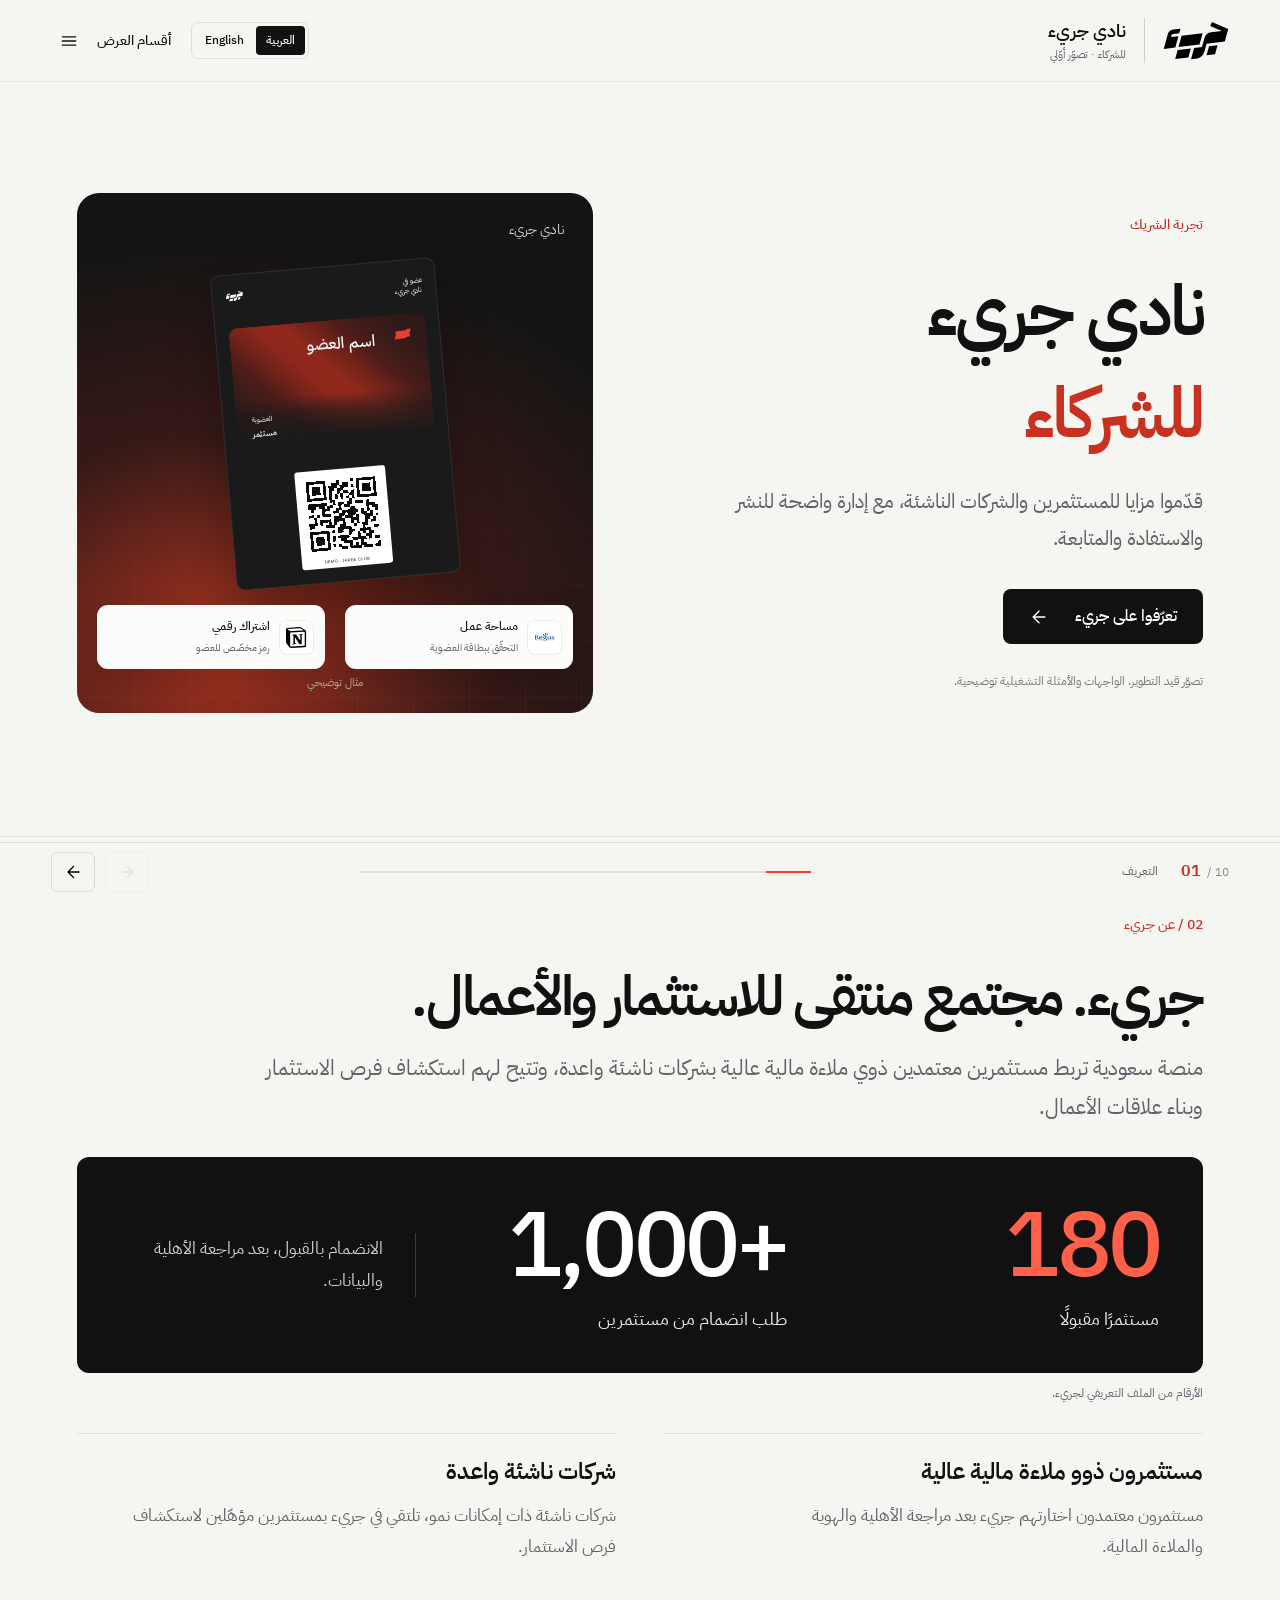
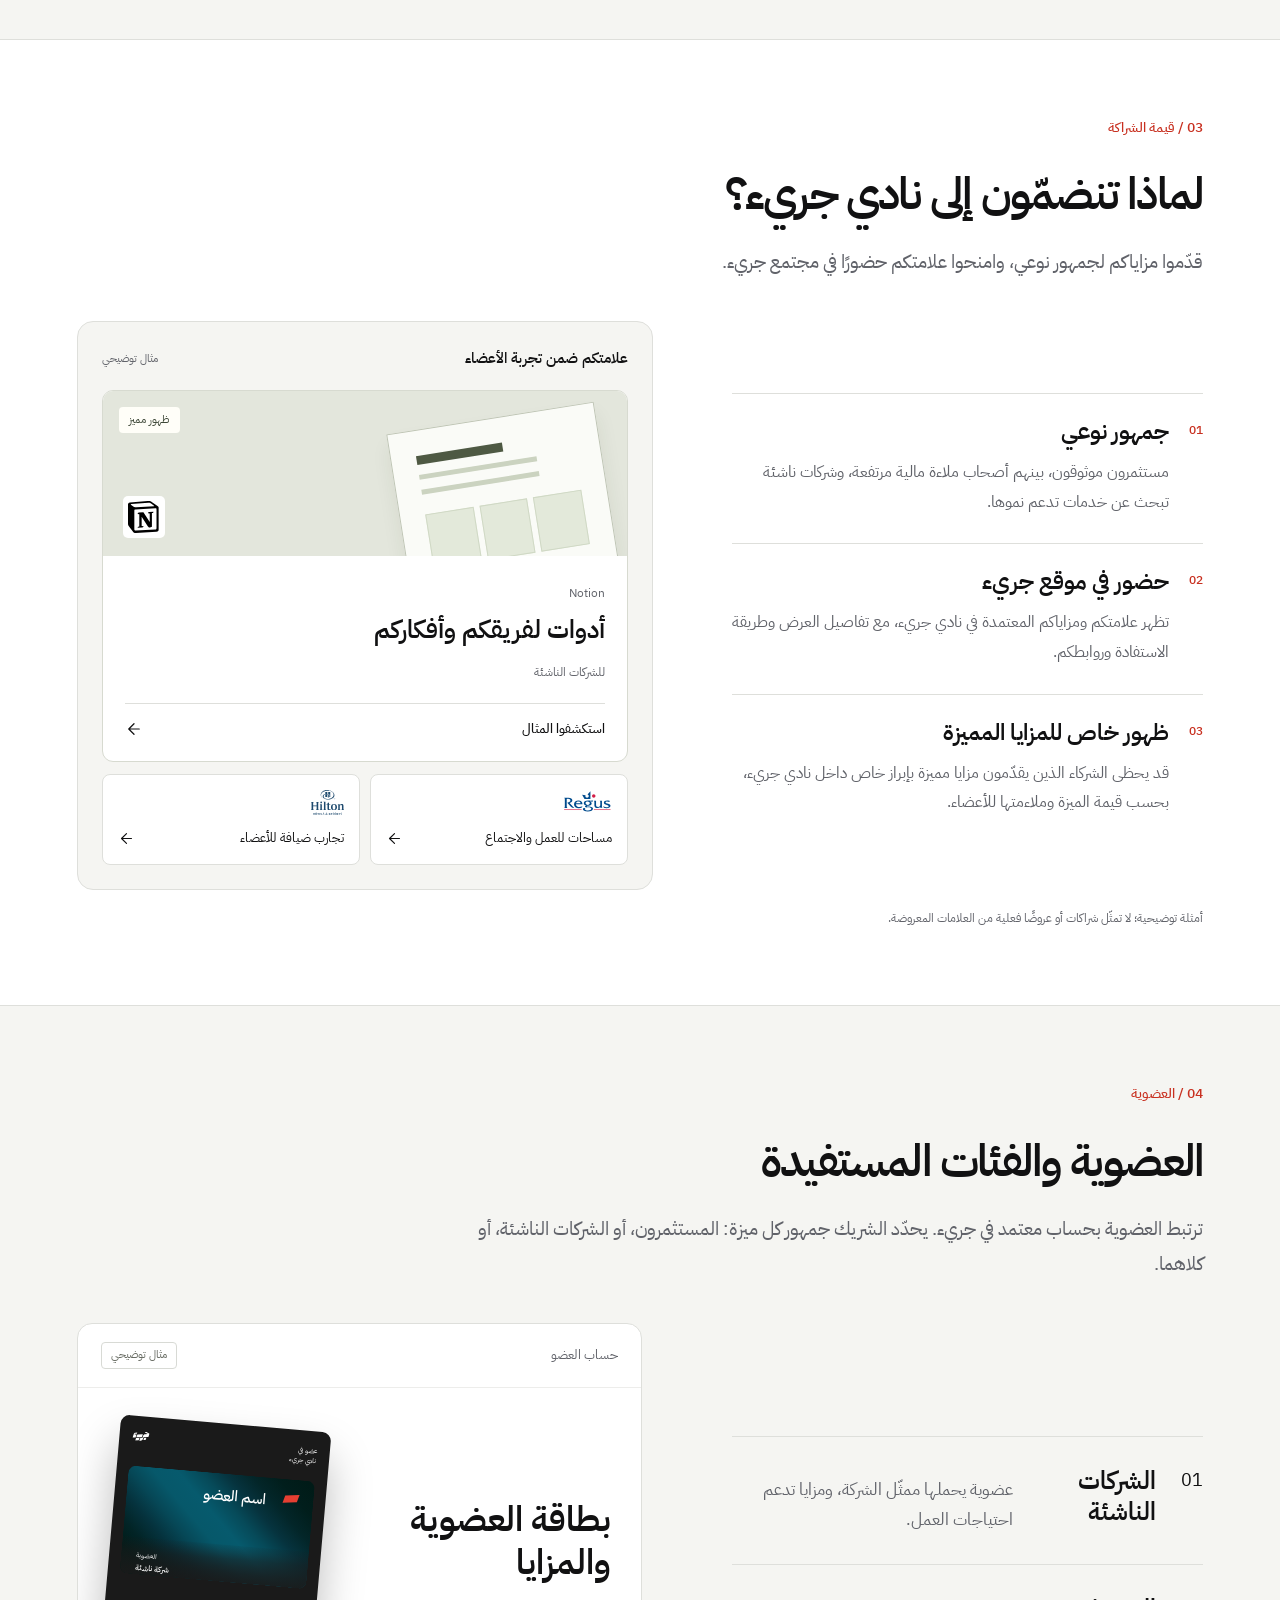
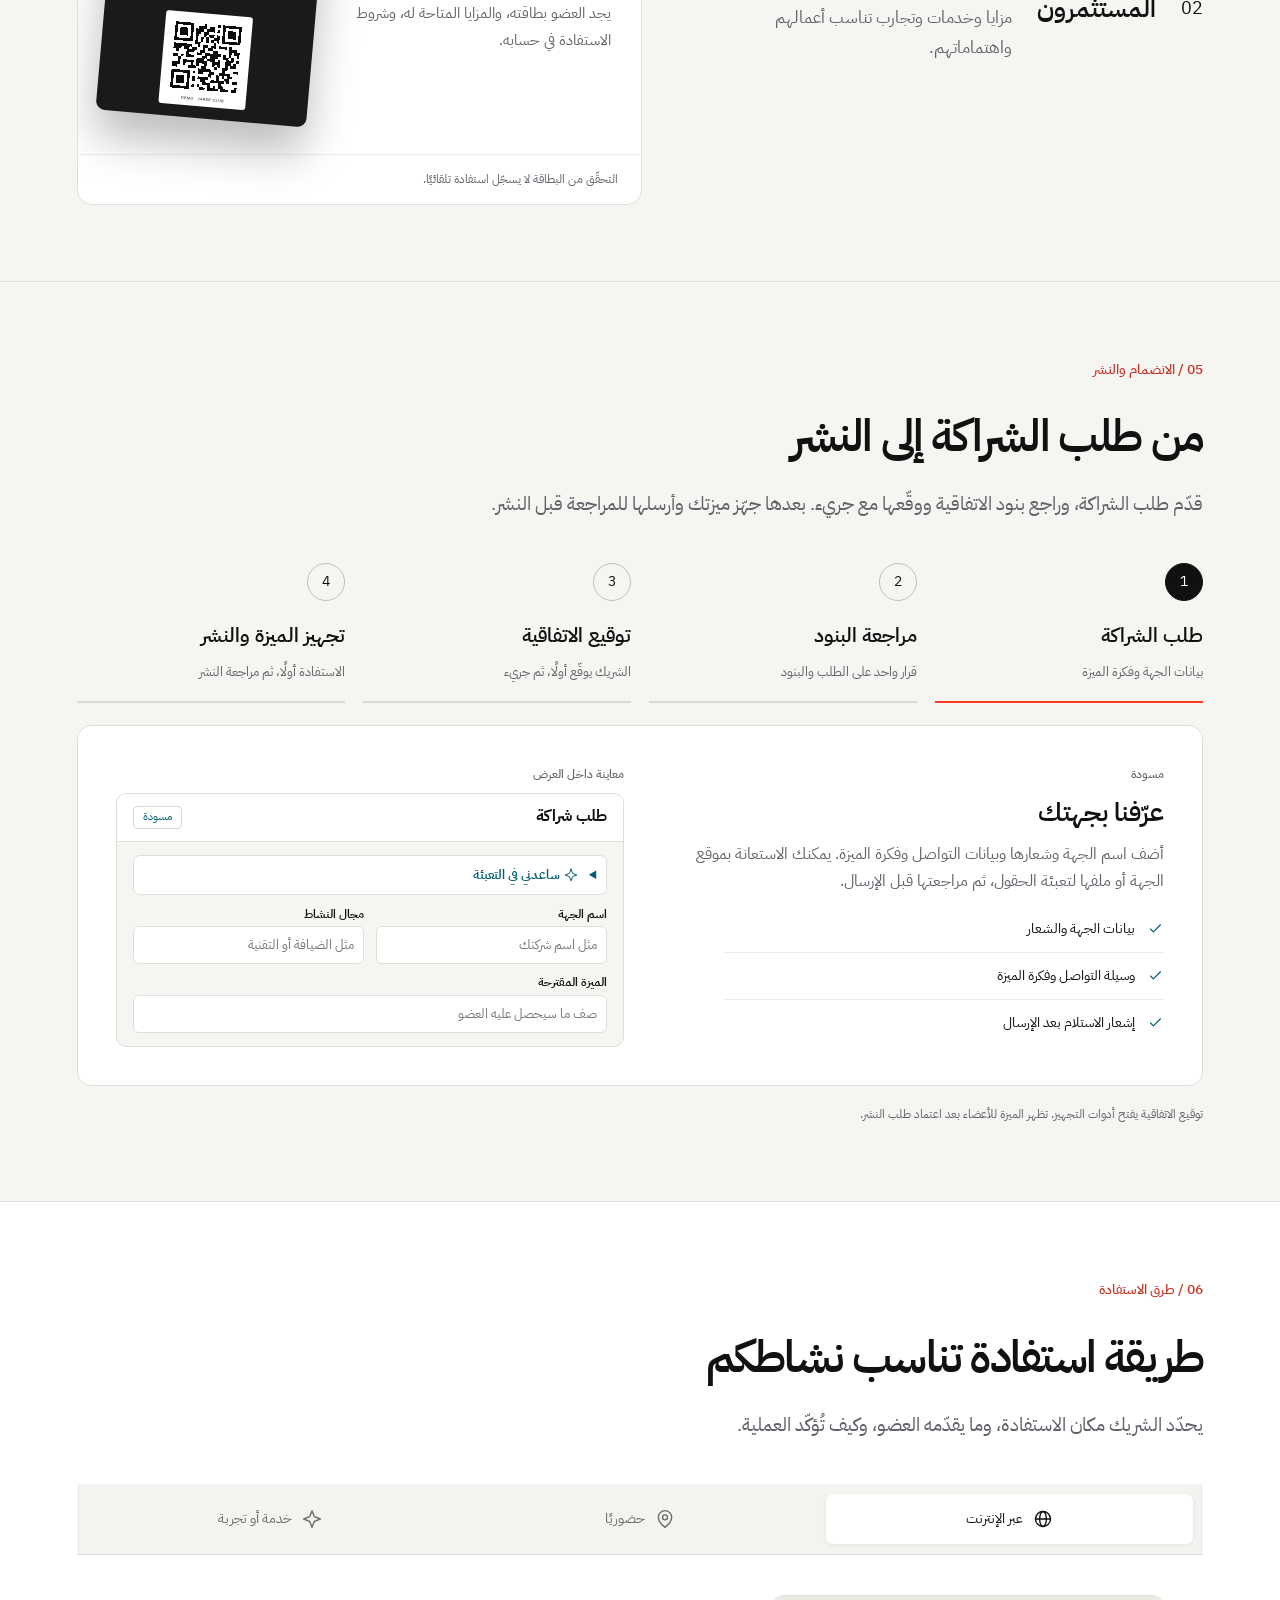
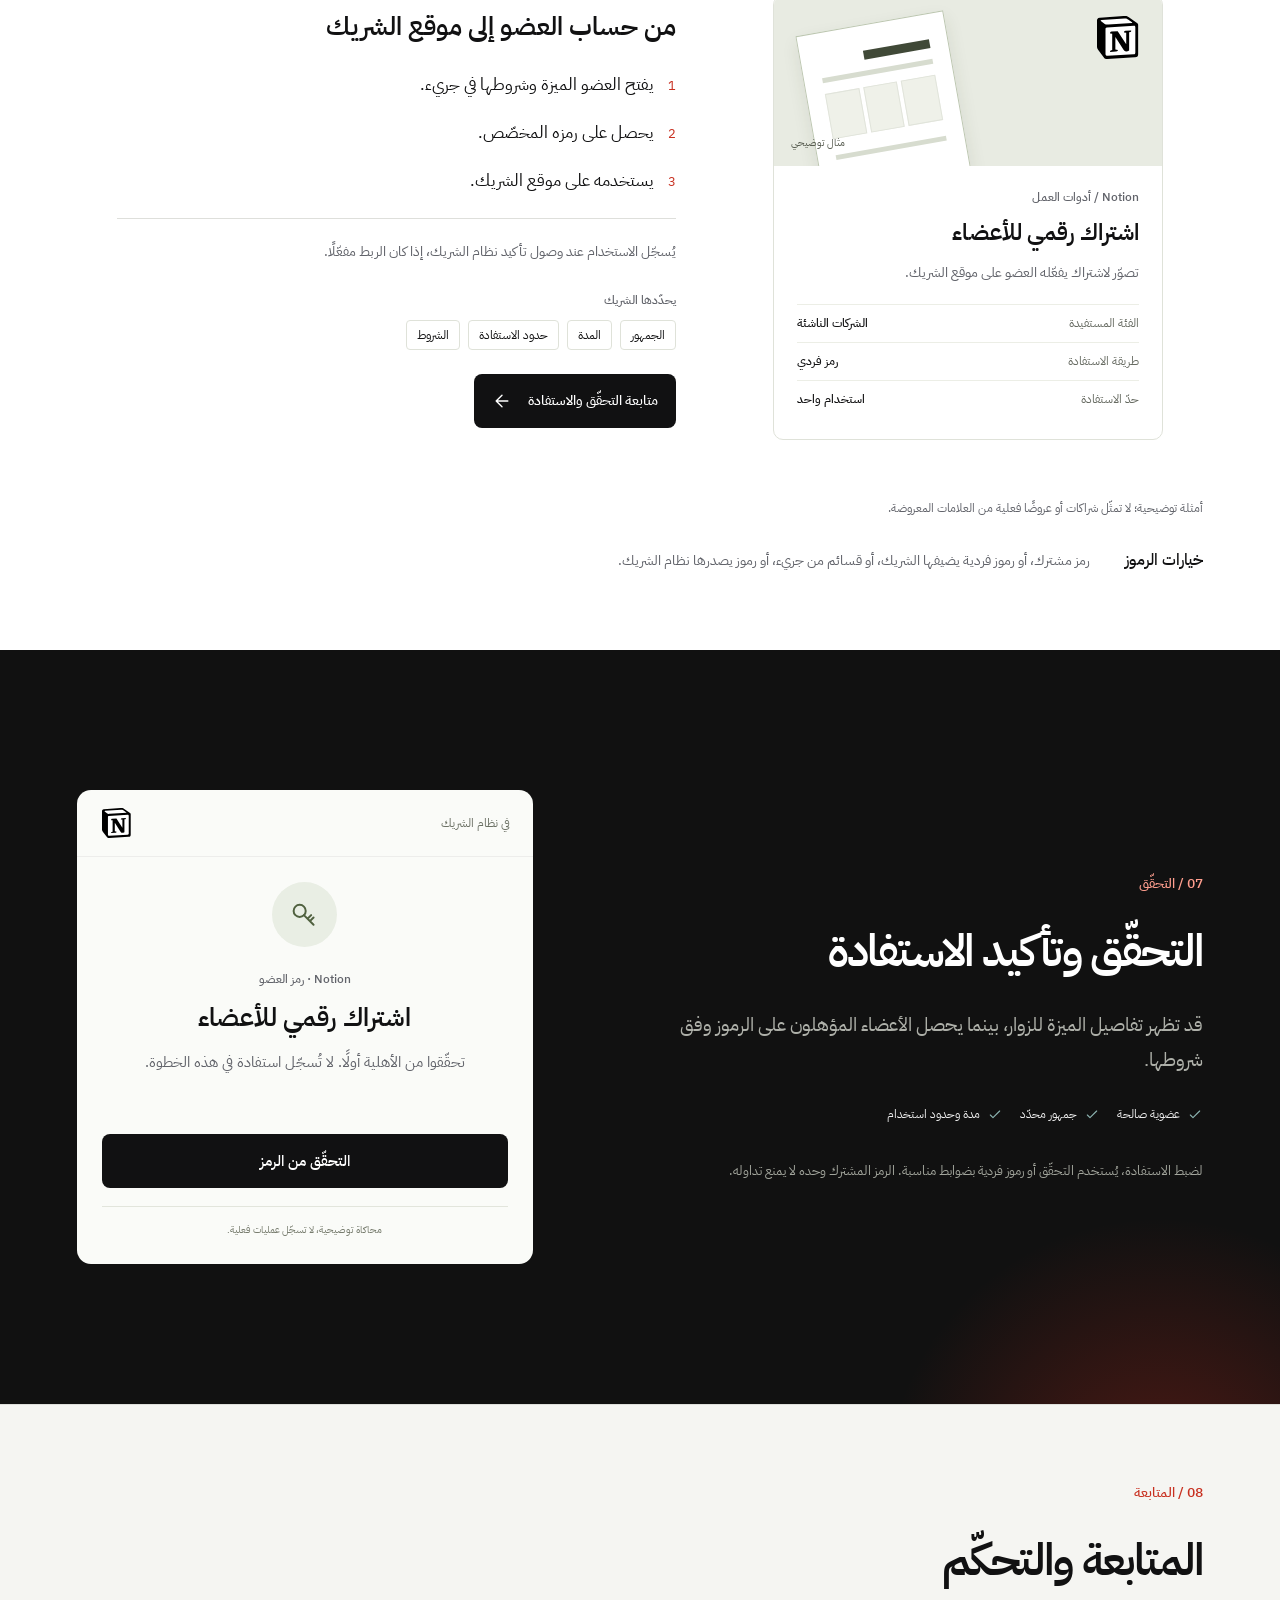
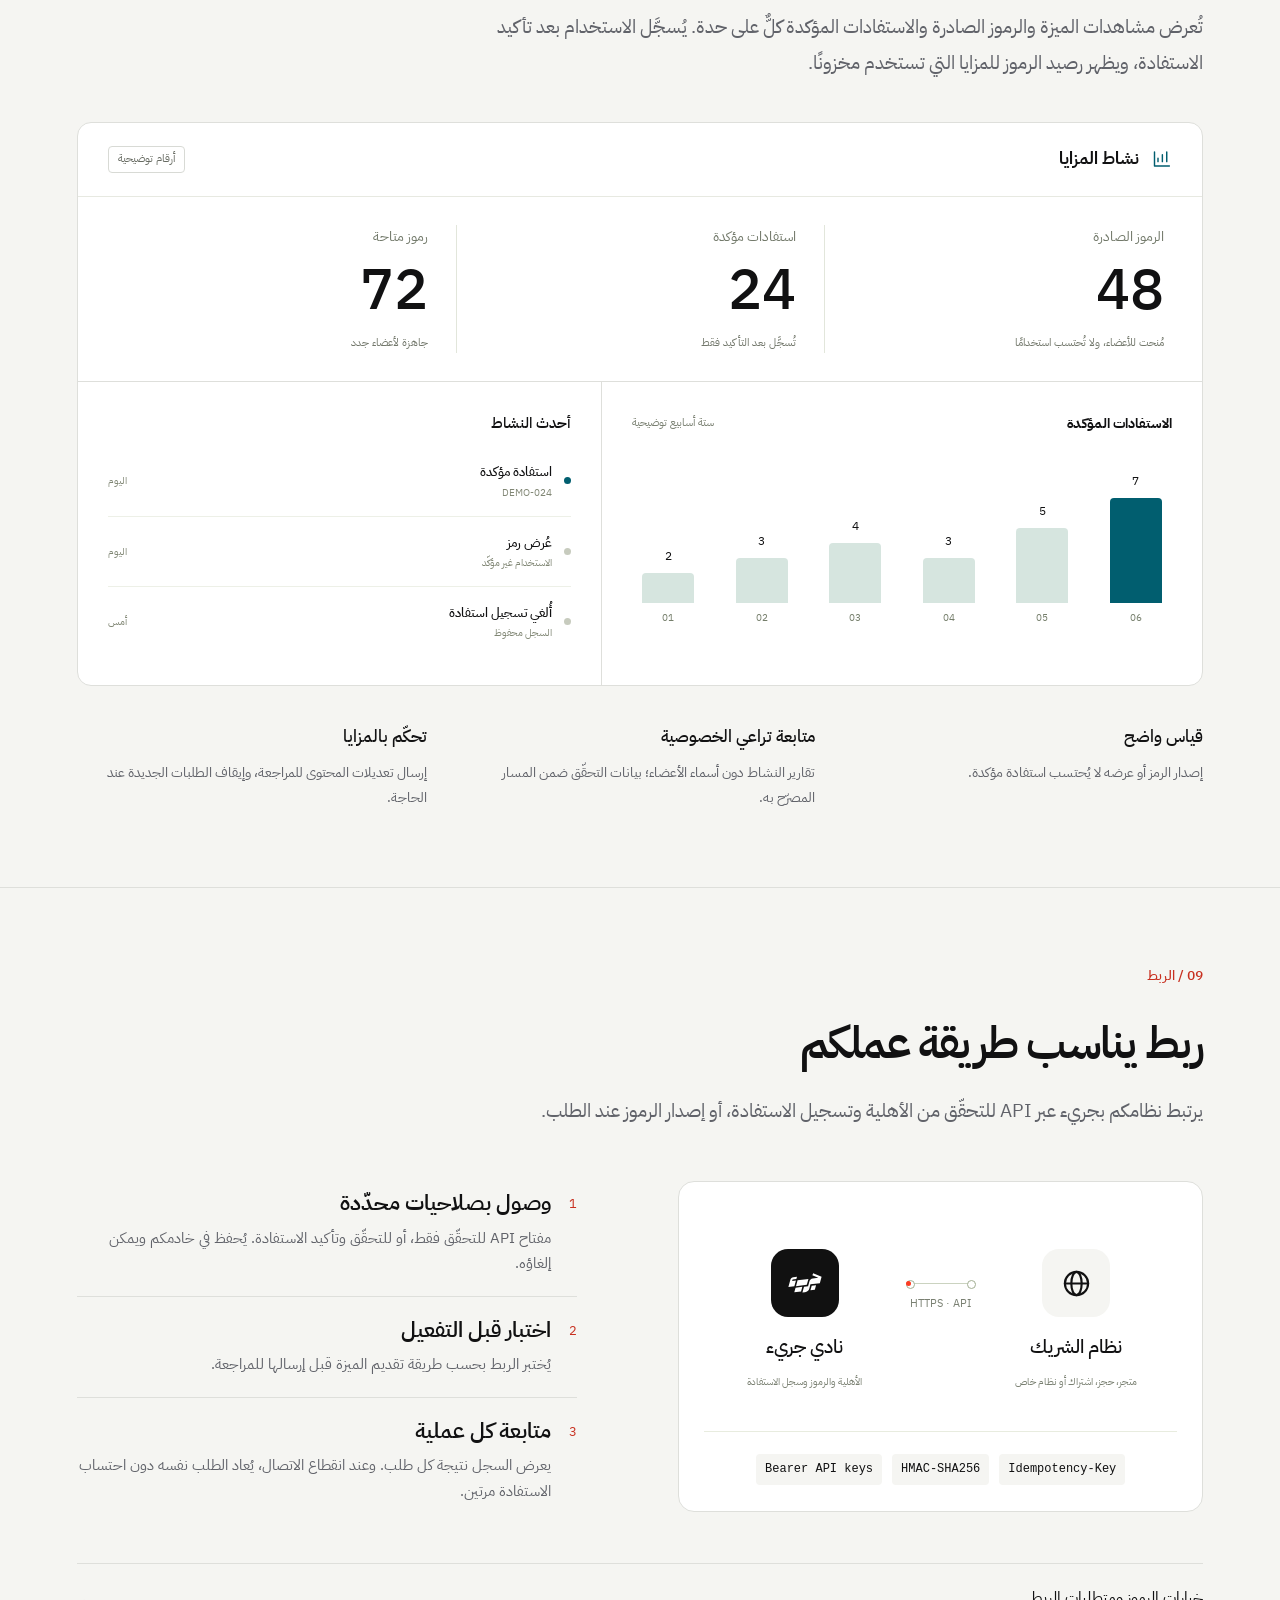
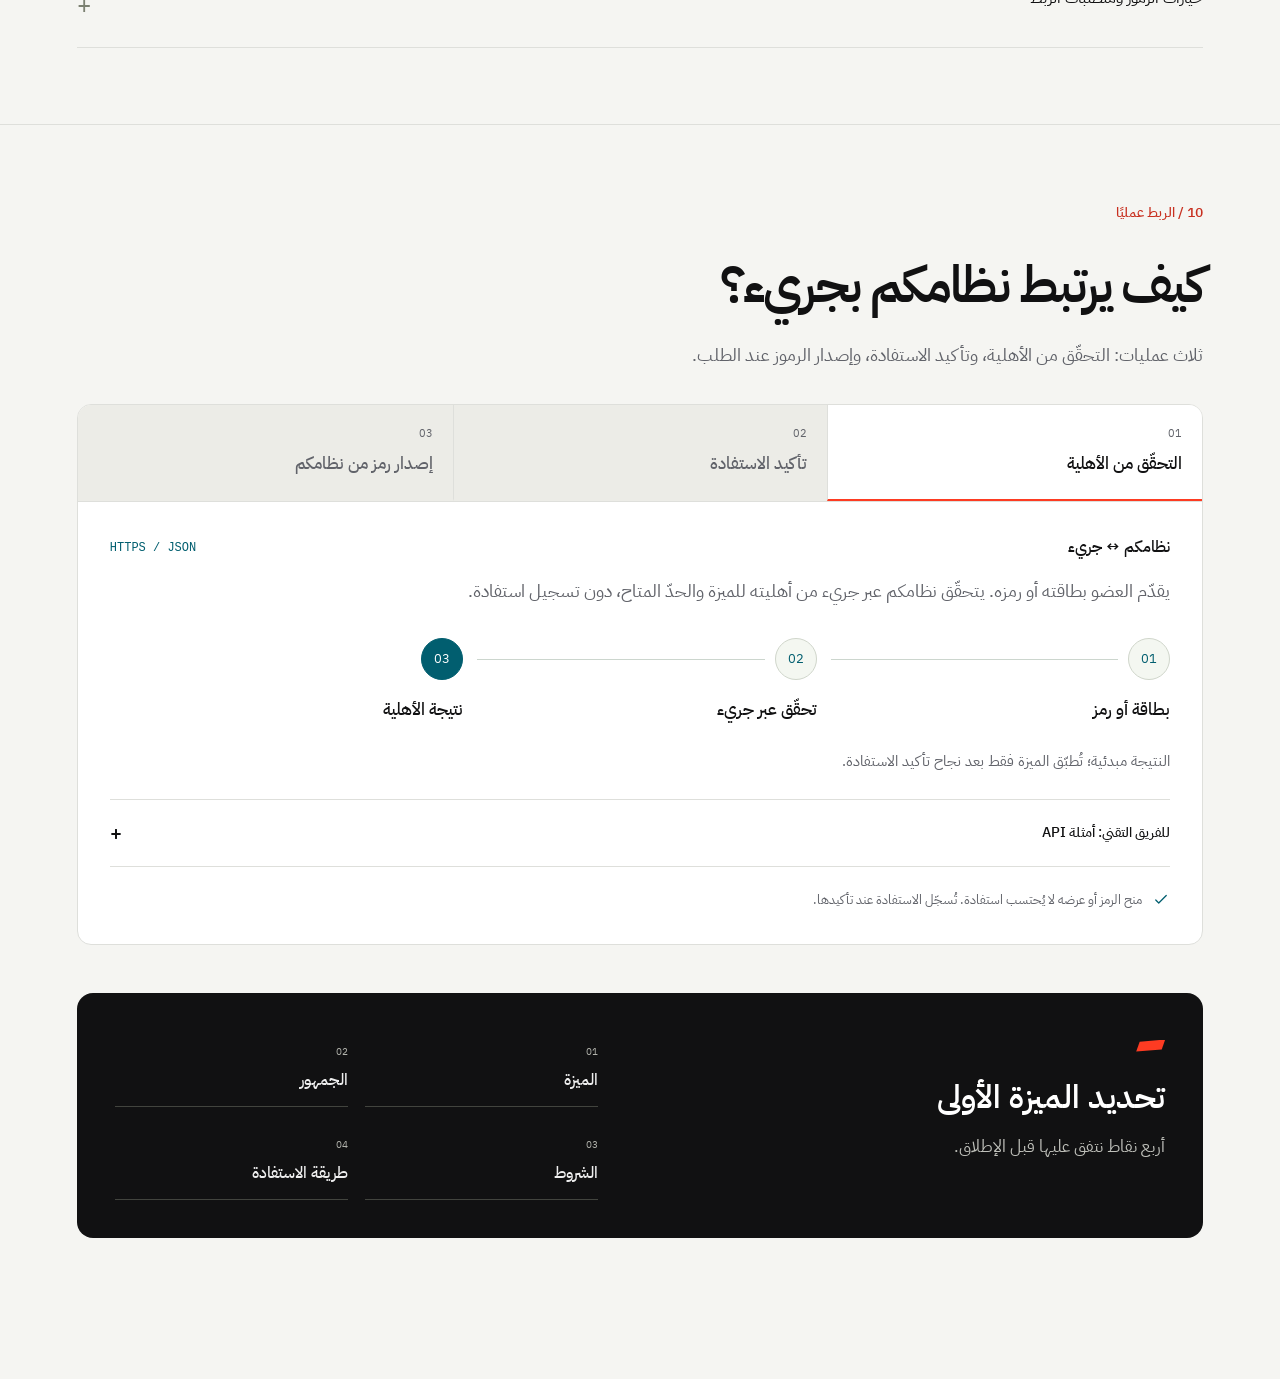
<file: partners-v2/index.html>
<!doctype html>
<html lang="ar" dir="rtl">
<head>
<meta charset="utf-8"><meta name="viewport" content="width=device-width, initial-scale=1">
<meta name="theme-color" content="#111112"><meta name="description" content="تعرّفوا على رحلة الشريك في نادي جريء: الانضمام، وطرح المزايا، والاستفادة، والمتابعة، والربط.">
<title>نادي جريء | تجربة الشريك</title>
<link rel="icon" type="image/svg+xml" href="assets/jaree.svg">
<link rel="alternate" hreflang="ar" href="index.html"><link rel="alternate" hreflang="en" href="en.html">
<link rel="stylesheet" href="assets/fonts.css"><link rel="stylesheet" href="style.css?v=6192facc7d9f">
<script src="app.js?v=a45c8dab3dc6" defer></script>
</head><body>
<a class="skip-link" href="#main">انتقل إلى المحتوى</a>
<svg class="icon-library" xmlns="http://www.w3.org/2000/svg" aria-hidden="true"><defs>
  <symbol id="i-arrow" viewBox="0 0 24 24"><path d="M19 12H5m7-7-7 7 7 7"/></symbol>
  <symbol id="i-check" viewBox="0 0 24 24"><path d="m5 12 4 4L19 6"/></symbol>
  <symbol id="i-card" viewBox="0 0 24 24"><rect x="3" y="4" width="18" height="16" rx="3"/><path d="M7 9h4m-4 4h6m3-4h1m-1 4h1"/></symbol>
  <symbol id="i-cube" viewBox="0 0 24 24"><path d="m12 3 9 5v9l-9 5-9-5V8l9-5Zm0 10v9M3 8l9 5 9-5M7.5 5.5l9 5"/></symbol>
  <symbol id="i-code" viewBox="0 0 24 24"><path d="m7 7-5 5 5 5m10-10 5 5-5 5M14 4l-4 16"/></symbol>
  <symbol id="i-key" viewBox="0 0 24 24"><circle cx="8" cy="9" r="5"/><path d="m11.5 12.5 8 8m-3-3 3-3m-5 1 3-3"/></symbol>
  <symbol id="i-shield" viewBox="0 0 24 24"><path d="m12 3 8 3v6c0 5-8 9-8 9s-8-4-8-9V6l8-3Z"/><path d="m8 12 3 3 5-6"/></symbol>
  <symbol id="i-chart" viewBox="0 0 24 24"><path d="M4 4v16h17M8 15v-4m5 4V7m5 8V4"/></symbol>
  <symbol id="i-link" viewBox="0 0 24 24"><path d="m10 14 4-4m-6 6-2 2a4 4 0 0 1-6-6l5-5a4 4 0 0 1 6 0m2 2 2-2a4 4 0 0 1 6 6l-5 5a4 4 0 0 1-6 0" transform="translate(1 -1)"/></symbol>
  <symbol id="i-pause" viewBox="0 0 24 24"><path d="M8 5v14M16 5v14"/></symbol>
  <symbol id="i-play" viewBox="0 0 24 24"><path d="M8 5.5v13l10-6.5-10-6.5Z"/></symbol>
  <symbol id="i-menu" viewBox="0 0 24 24"><path d="M4 7h16M4 12h16M4 17h16"/></symbol>
  <symbol id="i-expand" viewBox="0 0 24 24"><path d="M8 3H3v5m13-5h5v5M3 16v5h5m13-5v5h-5"/></symbol>
  <symbol id="i-globe" viewBox="0 0 24 24"><circle cx="12" cy="12" r="9"/><ellipse cx="12" cy="12" rx="4" ry="9"/><path d="M3 12h18"/></symbol>
  <symbol id="i-place" viewBox="0 0 24 24"><path d="M20 10c0 6-8 12-8 12S4 16 4 10a8 8 0 1 1 16 0Z"/><circle cx="12" cy="10" r="3"/></symbol>
  <symbol id="i-spark" viewBox="0 0 24 24"><path d="m12 2 2.8 7.2L22 12l-7.2 2.8L12 22l-2.8-7.2L2 12l7.2-2.8L12 2Z"/></symbol>
</defs></svg>
<header class="site-header">
<a class="wordmark" href="#intro" aria-label="بداية العرض"><img src="assets/jaree.svg" alt="نادي جريء" width="66" height="38"><span>نادي جريء<small>للشركاء · تصوّر أوّلي</small></span></a>
<div class="header-tools">
<div class="language-group" aria-label="اللغة"><a id="language-switch" class="language-switch" href="en.html" lang="en">English</a><span class="language-current" lang="ar" aria-current="true">العربية</span></div>
<details class="chapter-menu"><summary aria-label="أقسام العرض"><span class="menu-word">أقسام العرض</span><svg class="menu-icon" aria-hidden="true"><use href="#i-menu"/></svg></summary><div class="menu-panel"><nav aria-label="أقسام العرض"><a href="#intro"><b>01</b><span>التعريف</span></a><a href="#about"><b>02</b><span>عن جريء</span></a><a href="#value"><b>03</b><span>قيمة الشراكة</span></a><a href="#members"><b>04</b><span>العضوية</span></a><a href="#join"><b>05</b><span>الانضمام والنشر</span></a><a href="#benefit"><b>06</b><span>طرق الاستفادة</span></a><a href="#trust"><b>07</b><span>التحقّق</span></a><a href="#insights"><b>08</b><span>المتابعة</span></a><a href="#connect"><b>09</b><span>الربط</span></a><a href="#scenarios"><b>10</b><span>الربط عمليًا</span></a></nav><div class="menu-options">
<button id="motion-toggle" aria-label="إيقاف الحركة" aria-pressed="false"><svg class="" aria-hidden="true"><use href="#i-pause"/></svg><span id="motion-label">إيقاف الحركة</span></button>
<button class="fullscreen-control" id="fullscreen" aria-label="ملء الشاشة"><svg class="" aria-hidden="true"><use href="#i-expand"/></svg><span id="fullscreen-label">ملء الشاشة</span></button>
<a href="Jaree-Club-Partners-AR.pdf" class="pdf-download"><svg class="" aria-hidden="true"><use href="#i-arrow"/></svg><span>نسخة PDF</span></a>
</div></div></details>
</div></header>
<main id="main">
<section class="chapter hero" id="intro" data-title="التعريف" aria-labelledby="intro-title">
<div class="hero-copy reveal"><p class="eyebrow">تجربة الشريك</p><h1 id="intro-title">نادي جريء<br><span>للشركاء</span></h1><p class="lead">قدّموا مزايا للمستثمرين والشركات الناشئة، مع إدارة واضحة للنشر والاستفادة والمتابعة.</p><a class="button primary" href="#about">تعرّفوا على جريء<svg class="" aria-hidden="true"><use href="#i-arrow"/></svg></a><p class="concept-note">تصوّر قيد التطوير. الواجهات والأمثلة التشغيلية توضيحية.</p></div>
<div class="hero-art reveal"><div class="art-grid"></div><div class="red-light"></div><div class="art-label">نادي جريء</div><div class="membership-card hero-card">
      <div class="card-top"><div>عضو في<br><b>نادي جريء</b></div><img src="assets/jaree-white.svg" alt=""></div>
      <div class="card-color "><strong>اسم العضو</strong><span>العضوية<b>مستثمر</b></span></div>
      <div class="card-qr"><img src="assets/qr.svg" alt=""><small>DEMO · JAREE CLUB</small></div>
    </div>
<div class="floating-benefit notion-float"><span class="logo-tile"><img src="assets/notion.svg" alt="Notion"></span><div><b>اشتراك رقمي</b><small>رمز مخصّص للعضو</small></div></div>
<div class="floating-benefit regus-float"><span class="logo-tile"><img src="assets/regus.svg" alt="Regus"></span><div><b>مساحة عمل</b><small>التحقّق ببطاقة العضوية</small></div></div>
<span class="art-foot">مثال توضيحي</span></div></section>
<section class="chapter about" id="about" data-title="عن جريء" aria-labelledby="about-title">
<div class="section-heading reveal"><p class="eyebrow">02 / عن جريء</p><h2 id="about-title">جريء. مجتمع منتقى للاستثمار والأعمال.</h2><p class="lead">منصة سعودية تربط مستثمرين معتمدين ذوي ملاءة مالية عالية بشركات ناشئة واعدة، وتتيح لهم استكشاف فرص الاستثمار وبناء علاقات الأعمال.</p></div><div class="about-proof reveal"><div class="admission-figures"><div class="admission-stat"><strong dir="ltr">180</strong><span>مستثمرًا مقبولًا</span></div><div class="admission-stat"><strong dir="ltr">1,000+</strong><span>طلب انضمام من مستثمرين</span></div><p class="admission-selection">الانضمام بالقبول، بعد مراجعة الأهلية والبيانات.</p></div><p class="source-note">الأرقام من الملف التعريفي لجريء.</p></div><div class="about-audiences reveal"><article><h3>مستثمرون ذوو ملاءة مالية عالية</h3><p>مستثمرون معتمدون اختارتهم جريء بعد مراجعة الأهلية والهوية والملاءة المالية.</p></article><article><h3>شركات ناشئة واعدة</h3><p>شركات ناشئة ذات إمكانات نمو، تلتقي في جريء بمستثمرين مؤهّلين لاستكشاف فرص الاستثمار.</p></article></div></section>
<section class="chapter partner-value" id="value" data-title="قيمة الشراكة" aria-labelledby="value-title">
<div class="section-heading reveal"><p class="eyebrow">03 / قيمة الشراكة</p><h2 id="value-title">لماذا تنضمّون إلى نادي جريء؟</h2><p class="lead">قدّموا مزاياكم لجمهور نوعي، وامنحوا علامتكم حضورًا في مجتمع جريء.</p></div><div class="value-layout reveal"><div class="partner-value-grid"><article><span class="value-number">01</span><div><h3>جمهور نوعي</h3><p>مستثمرون موثوقون، بينهم أصحاب ملاءة مالية مرتفعة، وشركات ناشئة تبحث عن خدمات تدعم نموها.</p></div></article><article><span class="value-number">02</span><div><h3>حضور في موقع جريء</h3><p>تظهر علامتكم ومزاياكم المعتمدة في نادي جريء، مع تفاصيل العرض وطريقة الاستفادة وروابطكم.</p></div></article><article><span class="value-number">03</span><div><h3>ظهور خاص للمزايا المميزة</h3><p>قد يحظى الشركاء الذين يقدّمون مزايا مميزة بإبراز خاص داخل نادي جريء، بحسب قيمة الميزة وملاءمتها للأعضاء.</p></div></article></div>
<div class="brand-showcase"><div class="showcase-top"><b>علامتكم ضمن تجربة الأعضاء</b><span>مثال توضيحي</span></div><a class="featured-brand" href="#benefit" data-showcase="digital"><div class="featured-art"><div class="showcase-notebook"><i></i><i></i><i></i><div><span></span><span></span><span></span></div></div><img src="assets/notion.svg" alt="Notion"><span class="featured-tag">ظهور مميز</span></div><div class="featured-copy"><span>Notion</span><h3>أدوات لفريقكم وأفكاركم</h3><small>للشركات الناشئة</small><b>استكشفوا المثال<svg class="" aria-hidden="true"><use href="#i-arrow"/></svg></b></div></a><div class="secondary-brands"><a href="#benefit" data-showcase="venue"><img src="assets/regus.svg" alt="Regus"><span>مساحات للعمل والاجتماع</span><svg class="" aria-hidden="true"><use href="#i-arrow"/></svg></a><a href="#benefit" data-showcase="experience"><img src="assets/hilton.svg" alt="Hilton"><span>تجارب ضيافة للأعضاء</span><svg class="" aria-hidden="true"><use href="#i-arrow"/></svg></a></div></div></div><p class="brand-note">أمثلة توضيحية؛ لا تمثّل شراكات أو عروضًا فعلية من العلامات المعروضة.</p></section>
<section class="chapter members" id="members" data-title="العضوية" aria-labelledby="members-title">
<div class="section-heading reveal"><p class="eyebrow">04 / العضوية</p><h2 id="members-title">العضوية والفئات المستفيدة</h2><p class="lead">ترتبط العضوية بحساب معتمد في جريء. يحدّد الشريك جمهور كل ميزة: المستثمرون، أو الشركات الناشئة، أو كلاهما.</p></div><div class="audience-layout reveal"><div class="audience-list"><article><span>01</span><h3>الشركات الناشئة</h3><p>عضوية يحملها ممثّل الشركة، ومزايا تدعم احتياجات العمل.</p></article><article><span>02</span><h3>المستثمرون</h3><p>مزايا وخدمات وتجارب تناسب أعمالهم واهتماماتهم.</p></article></div><div class="member-window"><div class="window-title"><span>حساب العضو</span><span class="outline-tag">مثال توضيحي</span></div><div class="member-window-body"><div><h3>بطاقة العضوية والمزايا</h3><p>يجد العضو بطاقته، والمزايا المتاحة له، وشروط الاستفادة في حسابه.</p></div><div class="membership-card small-card">
      <div class="card-top"><div>عضو في<br><b>نادي جريء</b></div><img src="assets/jaree-white.svg" alt=""></div>
      <div class="card-color teal"><strong>اسم العضو</strong><span>العضوية<b>شركة ناشئة</b></span></div>
      <div class="card-qr"><img src="assets/qr.svg" alt=""><small>DEMO · JAREE CLUB</small></div>
    </div></div><div class="member-window-foot">التحقّق من البطاقة لا يسجّل استفادة تلقائيًا.</div></div></div></section>
<section class="chapter join" id="join" data-title="الانضمام والنشر" aria-labelledby="join-title">
<div class="section-heading reveal"><p class="eyebrow">05 / الانضمام والنشر</p><h2 id="join-title">من طلب الشراكة إلى النشر</h2><p class="lead">قدّم طلب الشراكة، وراجع بنود الاتفاقية ووقّعها مع جريء. بعدها جهّز ميزتك وأرسلها للمراجعة قبل النشر.</p></div><ol class="journey reveal" role="tablist" aria-label="خطوات الانضمام والنشر"><li role="presentation"><button type="button" class="journey-stage" data-stage="0" id="stage-tab-0" role="tab" aria-selected="true" aria-controls="stage-panel-0" tabindex="0"><span class="step-number" aria-hidden="true">1</span><strong>طلب الشراكة</strong><span>بيانات الجهة وفكرة الميزة</span></button></li><li role="presentation"><button type="button" class="journey-stage" data-stage="1" id="stage-tab-1" role="tab" aria-selected="false" aria-controls="stage-panel-1" tabindex="-1"><span class="step-number" aria-hidden="true">2</span><strong>مراجعة البنود</strong><span>قرار واحد على الطلب والبنود</span></button></li><li role="presentation"><button type="button" class="journey-stage" data-stage="2" id="stage-tab-2" role="tab" aria-selected="false" aria-controls="stage-panel-2" tabindex="-1"><span class="step-number" aria-hidden="true">3</span><strong>توقيع الاتفاقية</strong><span>الشريك يوقّع أولًا، ثم جريء</span></button></li><li role="presentation"><button type="button" class="journey-stage" data-stage="3" id="stage-tab-3" role="tab" aria-selected="false" aria-controls="stage-panel-3" tabindex="-1"><span class="step-number" aria-hidden="true">4</span><strong>تجهيز الميزة والنشر</strong><span>الاستفادة أولًا، ثم مراجعة النشر</span></button></li></ol>
<div class="journey-panels"><div class="stage-panel" id="stage-panel-0" role="tabpanel" aria-labelledby="stage-tab-0" tabindex="0">
  <div class="stage-copy"><span class="small-label">مسودة</span><h3>عرّفنا بجهتك</h3><p>أضف اسم الجهة وشعارها وبيانات التواصل وفكرة الميزة. يمكنك الاستعانة بموقع الجهة أو ملفها لتعبئة الحقول، ثم مراجعتها قبل الإرسال.</p></div>
  <div class="stage-example"><span class="small-label">معاينة داخل العرض</span><div class="journey-model">
  <header class="journey-model-head"><h4>طلب شراكة</h4><span class="outline-tag">مسودة</span></header>
  <div class="journey-model-body"><div id="application-model">
<details class="model-disclosure model-assist"><summary><svg class="" aria-hidden="true"><use href="#i-spark"/></svg>ساعدني في التعبئة</summary>
<div class="model-suggestions"><b>اقتراحات من ملف الجهة التجريبي</b><p>اختر ما تريد تطبيقه. يمكنك تعديل الحقول بعد التعبئة.</p>
<label><input type="checkbox" data-application-suggestion checked><span><small>اسم الجهة</small><b>مساحة أفق</b></span></label><label><input type="checkbox" data-application-suggestion checked><span><small>مجال النشاط</small><b>مساحات العمل المشتركة</b></span></label><label><input type="checkbox" data-application-suggestion checked><span><small>الميزة المقترحة</small><b>يوم عمل مجاني كل شهر</b></span></label><button type="button" class="button primary" id="apply-application-suggestions">طبّق الاقتراحات</button></div></details>
<p class="model-status" id="application-model-status" role="status"></p>
<div class="model-fields"><label>اسم الجهة<input type="text" data-application-field maxlength="160" placeholder="مثل اسم شركتك"></label><label>مجال النشاط<input type="text" data-application-field maxlength="160" placeholder="مثل الضيافة أو التقنية"></label><label>الميزة المقترحة<input type="text" data-application-field maxlength="160" placeholder="صف ما سيحصل عليه العضو"></label></div>
</div></div>
</div></div>
  <ul class="stage-checks"><li><svg class="" aria-hidden="true"><use href="#i-check"/></svg><span>بيانات الجهة والشعار</span></li><li><svg class="" aria-hidden="true"><use href="#i-check"/></svg><span>وسيلة التواصل وفكرة الميزة</span></li><li><svg class="" aria-hidden="true"><use href="#i-check"/></svg><span>إشعار الاستلام بعد الإرسال</span></li></ul>
</div><div class="stage-panel" id="stage-panel-1" role="tabpanel" aria-labelledby="stage-tab-1" tabindex="0" hidden>
  <div class="stage-copy"><span class="small-label">قيد المراجعة</span><h3>اتفق مع جريء على البنود</h3><p>اقبل البنود كما هي أو اقترح إضافة بند أو تعديله أو حذفه ضمن الطلب نفسه. يراجع فريق جريء المقترحات، وقد يُطلب منك تأكيد الصيغة الناتجة قبل إعداد الاتفاقية.</p></div>
  <div class="stage-example"><span class="small-label">معاينة داخل العرض</span><div class="journey-model">
  <header class="journey-model-head"><h4>مراجعة البنود</h4><span class="outline-tag">وافق جريء على الاقتراح</span></header>
  <div class="journey-model-body"><p class="model-caption">مثال على تعديل بند</p>
<div class="model-agreed"><small>الصيغة المتفق عليها</small><b>تسري الميزة في فرع الرياض بعد الحجز.</b></div>
<details class="model-disclosure"><summary>قارن بالنص السابق</summary><p>تسري الميزة في جميع الفروع.</p></details>
<p class="model-note">عند تأكيد البنود، تُجهّز الاتفاقية للتوقيع.</p></div>
</div></div>
  <ul class="stage-checks"><li><svg class="" aria-hidden="true"><use href="#i-check"/></svg><span>اقتراحات مرتبطة بطلب الشراكة</span></li><li><svg class="" aria-hidden="true"><use href="#i-check"/></svg><span>قرار واحد من جريء</span></li><li><svg class="" aria-hidden="true"><use href="#i-check"/></svg><span>تأكيد الصيغة النهائية عند الحاجة</span></li></ul>
</div><div class="stage-panel" id="stage-panel-2" role="tabpanel" aria-labelledby="stage-tab-2" tabindex="0" hidden>
  <div class="stage-copy"><span class="small-label">الاتفاقية</span><h3>وقّعوا على النسخة نفسها</h3><p>يراجع الشريك الاتفاقية الجاهزة ويوقّعها داخل المنصة. يراجع ممثل جريء المخوّل النسخة ذاتها ويوقّعها، وتبقى النسخة النهائية متاحة للتنزيل للطرفين.</p></div>
  <div class="stage-example"><span class="small-label">معاينة داخل العرض</span><div class="signature-demo" id="signature-demo">
<h4>جرّب توقيع الاتفاقية</h4>
<p class="signature-help">ارسم داخل الخانة بإصبعك أو قلمك أو الماوس. هذه تجربة فقط ولا يُرسل توقيعك.</p>
<div class="signature-paper"><canvas width="880" height="270" aria-label="مساحة رسم التوقيع"></canvas><span aria-hidden="true">ارسم هنا</span></div>
<div class="signature-tools"><button type="button" data-sign-action="sample">استخدم توقيعًا تجريبيًا</button><button type="button" data-sign-action="clear" disabled>امسح</button></div>
<p class="signature-status" role="status"></p>
<div class="signature-actions"><button type="button" class="button primary" data-sign-action="sign" disabled>اعتمد توقيع الشريك</button><button type="button" class="button primary" data-sign-action="countersign" hidden>حاكِ توقيع جريء</button><button type="button" class="button secondary" data-sign-action="reset" hidden>أعد التجربة</button></div>
</div></div>
  <ul class="stage-checks"><li><svg class="" aria-hidden="true"><use href="#i-check"/></svg><span>توقيع بخط اليد داخل الاتفاقية</span></li><li><svg class="" aria-hidden="true"><use href="#i-check"/></svg><span>توقيع جريء على النسخة نفسها</span></li><li><svg class="" aria-hidden="true"><use href="#i-check"/></svg><span>ملف PDF نهائي واحد للطرفين</span></li></ul>
</div><div class="stage-panel" id="stage-panel-3" role="tabpanel" aria-labelledby="stage-tab-3" tabindex="0" hidden>
  <div class="stage-copy"><span class="small-label">تجهيز الميزة</span><h3>جهّز ميزتك الأولى</h3><p>بعد اكتمال الاتفاقية، جهّز صفحة الجهة والميزة وطريقة الاستفادة. عاين ما سيراه الأعضاء وأرسل طلب النشر للمراجعة. يفتح استيراد اتفاقية سارية وموقّعة مسبقًا مرحلة التجهيز بعد تحقّق جريء منها.</p></div>
  <div class="stage-example"><span class="small-label">معاينة داخل العرض</span><div class="journey-model">
  <header class="journey-model-head"><h4>محرّر الميزة</h4><span class="outline-tag">قبل النشر</span></header>
  <div class="journey-model-body"><dl class="model-benefit-fields"><div><dt>العرض المتفق عليه</dt><dd>يوم عمل مجاني كل شهر</dd></div>
<div><dt>الفئة المستفيدة</dt><dd>للمستثمرين والشركات الناشئة</dd></div>
<div><dt>مكان الاستفادة</dt><dd>فرع الرياض</dd></div></dl>
<details class="model-disclosure"><summary>عاين ما سيراه العضو</summary><div class="model-member"><span class="model-member-icon"><svg class="" aria-hidden="true"><use href="#i-place"/></svg></span><div><small>مساحة أفق</small><b>يوم عمل مجاني كل شهر</b><p>تحجز زيارتك وتعرض بطاقة النادي عند الوصول.</p></div></div></details>
<p class="model-note">ترسل الميزة إلى جريء للمراجعة قبل نشرها.</p></div>
</div></div>
  <ul class="stage-checks"><li><svg class="" aria-hidden="true"><use href="#i-check"/></svg><span>معاينة ما سيراه العضو</span></li><li><svg class="" aria-hidden="true"><use href="#i-check"/></svg><span>إعداد التحقق أو الربط حسب طريقة الاستفادة</span></li><li><svg class="" aria-hidden="true"><use href="#i-check"/></svg><span>النشر بعد اعتماد المراجعة</span></li></ul>
</div></div>
<p class="section-note">توقيع الاتفاقية يفتح أدوات التجهيز. تظهر الميزة للأعضاء بعد اعتماد طلب النشر.</p>
</section>
<section class="chapter benefit" id="benefit" data-title="طرق الاستفادة" aria-labelledby="benefit-title">
<div class="section-heading reveal"><p class="eyebrow">06 / طرق الاستفادة</p><h2 id="benefit-title">طريقة استفادة تناسب نشاطكم</h2><p class="lead">يحدّد الشريك مكان الاستفادة، وما يقدّمه العضو، وكيف تُؤكّد العملية.</p></div><div class="benefit-selector reveal"><div class="method-tabs" role="tablist" aria-label="طريقة استفادة تناسب نشاطكم"><button role="tab" id="tab-digital" data-method="digital" aria-controls="method-panel" aria-selected="true" tabindex="0"><svg class="" aria-hidden="true"><use href="#i-globe"/></svg><span>عبر الإنترنت</span></button><button role="tab" id="tab-venue" data-method="venue" aria-controls="method-panel" aria-selected="false" tabindex="-1"><svg class="" aria-hidden="true"><use href="#i-place"/></svg><span>حضوريًا</span></button><button role="tab" id="tab-experience" data-method="experience" aria-controls="method-panel" aria-selected="false" tabindex="-1"><svg class="" aria-hidden="true"><use href="#i-spark"/></svg><span>خدمة أو تجربة</span></button></div><div class="method-content" id="method-panel" role="tabpanel" aria-labelledby="tab-digital"><article class="offer-preview"><div class="offer-cover"><img id="offer-logo" src="assets/notion.svg" alt="Notion"><div class="notion-graphic" id="offer-graphic"><div class="note-sheet"><span></span><span></span><div><i></i><i></i><i></i></div><span></span></div></div><span class="cover-label">مثال توضيحي</span></div><div class="offer-body"><span class="small-label" id="offer-brand">Notion / أدوات العمل</span><h3 id="offer-title">اشتراك رقمي للأعضاء</h3><p id="offer-body">تصوّر لاشتراك يفعّله العضو على موقع الشريك.</p><dl><div><dt>الفئة المستفيدة</dt><dd id="offer-audience">الشركات الناشئة</dd></div><div><dt>طريقة الاستفادة</dt><dd id="offer-method">رمز فردي</dd></div><div><dt>حدّ الاستفادة</dt><dd id="offer-limit">استخدام واحد</dd></div></dl></div></article><div class="method-explanation"><h3 id="method-heading">من حساب العضو إلى موقع الشريك</h3><ol id="method-steps"><li><span>1</span>يفتح العضو الميزة وشروطها في جريء.</li><li><span>2</span>يحصل على رمزه المخصّص.</li><li><span>3</span>يستخدمه على موقع الشريك.</li></ol><p class="method-note" id="method-note">يُسجّل الاستخدام عند وصول تأكيد نظام الشريك، إذا كان الربط مفعّلًا.</p><div class="your-controls"><span class="small-label">يحدّدها الشريك</span><div><span>الجمهور</span><span>المدة</span><span>حدود الاستفادة</span><span>الشروط</span></div></div><a class="button primary flow-link" href="#trust">متابعة التحقّق والاستفادة<svg class="" aria-hidden="true"><use href="#i-arrow"/></svg></a></div></div></div>
<p class="brand-note">أمثلة توضيحية؛ لا تمثّل شراكات أو عروضًا فعلية من العلامات المعروضة.</p><div class="code-options"><b>خيارات الرموز</b><p>رمز مشترك، أو رموز فردية يضيفها الشريك، أو قسائم من جريء، أو رموز يصدرها نظام الشريك.</p></div></section>
<section class="chapter trust" id="trust" data-title="التحقّق" aria-labelledby="trust-title">
<div class="trust-copy reveal"><p class="eyebrow light">07 / التحقّق</p><h2 id="trust-title">التحقّق وتأكيد الاستفادة</h2><p class="lead">قد تظهر تفاصيل الميزة للزوار، بينما يحصل الأعضاء المؤهلون على الرموز وفق شروطها.</p><div class="trust-rules"><span><svg class="" aria-hidden="true"><use href="#i-check"/></svg>عضوية صالحة</span><span><svg class="" aria-hidden="true"><use href="#i-check"/></svg>جمهور محدّد</span><span><svg class="" aria-hidden="true"><use href="#i-check"/></svg>مدة وحدود استخدام</span></div><p class="trust-footnote">لضبط الاستفادة، يُستخدم التحقّق أو رموز فردية بضوابط مناسبة. الرمز المشترك وحده لا يمنع تداوله.</p></div>
<div class="verification-demo reveal" role="region" aria-label="تجربة الاستفادة"><div class="window-title"><span id="verification-place">في نظام الشريك</span><img id="verification-logo" src="assets/notion.svg" alt="Notion"></div><div class="verification-content"><div class="verification-state" id="verification-state" aria-live="polite" aria-atomic="true"><div class="verification-symbol"><svg class="" aria-hidden="true"><use href="#i-key"/></svg></div><span class="small-label" id="verification-token">رمز العضو</span><h3 id="verification-title">اشتراك رقمي للأعضاء</h3><p id="verification-body">تحقّقوا من الأهلية أولًا. لا تُسجّل استفادة في هذه الخطوة.</p><div class="verification-detail" id="verification-detail" hidden></div></div><div class="verification-action"><button class="button primary" id="verify-button">التحقّق من الرمز<svg class="" aria-hidden="true"><use href="#i-arrow"/></svg></button><a class="button primary" id="activity-link" href="#insights" hidden>عرض العملية في السجل<svg class="" aria-hidden="true"><use href="#i-arrow"/></svg></a><button class="text-button" id="repeat-button" hidden>إعادة طلب التأكيد</button><button class="text-button" id="verify-reset" hidden>بدء التجربة من جديد</button></div><div class="demo-only">محاكاة توضيحية، لا تسجّل عمليات فعلية.</div></div></div>
</section>
<section class="chapter insights" id="insights" data-title="المتابعة" aria-labelledby="insights-title">
<div class="section-heading reveal"><p class="eyebrow">08 / المتابعة</p><h2 id="insights-title">المتابعة والتحكّم</h2><p class="lead">تُعرض مشاهدات الميزة والرموز الصادرة والاستفادات المؤكدة كلٌّ على حدة. يُسجَّل الاستخدام بعد تأكيد الاستفادة، ويظهر رصيد الرموز للمزايا التي تستخدم مخزونًا.</p></div><div class="dashboard-preview reveal"><div class="dashboard-header"><div><svg class="" aria-hidden="true"><use href="#i-chart"/></svg><b>نشاط المزايا</b></div><span class="outline-tag">أرقام توضيحية</span></div><div class="metrics"><div><span>الرموز الصادرة</span><strong id="metric-0">48</strong><small>مُنحت للأعضاء، ولا تُحتسب استخدامًا</small></div><div><span>استفادات مؤكدة</span><strong id="metric-1">24</strong><small>تُسجَّل بعد التأكيد فقط</small></div><div><span>رموز متاحة</span><strong id="metric-2">72</strong><small>جاهزة لأعضاء جدد</small></div></div><div class="dashboard-lower"><div class="chart-area"><div class="chart-title"><b>الاستفادات المؤكدة</b><span>ستة أسابيع توضيحية</span></div><div class="bar-chart" role="img" aria-label="الاستفادات المؤكدة: 2, 3, 4, 3, 5, 7"><div><span id="bar-value-0">2</span><i id="bar-0" style="--bar:25.0%"></i><small>01</small></div><div><span id="bar-value-1">3</span><i id="bar-1" style="--bar:37.5%"></i><small>02</small></div><div><span id="bar-value-2">4</span><i id="bar-2" style="--bar:50.0%"></i><small>03</small></div><div><span id="bar-value-3">3</span><i id="bar-3" style="--bar:37.5%"></i><small>04</small></div><div><span id="bar-value-4">5</span><i id="bar-4" style="--bar:62.5%"></i><small>05</small></div><div><span id="bar-value-5">7</span><i id="bar-5" style="--bar:87.5%"></i><small>06</small></div></div></div><div class="activity-example"><b>أحدث النشاط</b><div class="activity-row new-activity" id="new-activity" hidden><span class="event-dot"></span><div><b id="new-activity-title">استفادة مؤكدة</b><small id="new-activity-detail"></small></div><span>اليوم</span></div><div class="activity-row"><span class="event-dot "></span><div><b>استفادة مؤكدة</b><small><bdi>DEMO-024</bdi></small></div><span>اليوم</span></div><div class="activity-row"><span class="event-dot neutral-dot"></span><div><b>عُرض رمز</b><small><bdi>الاستخدام غير مؤكّد</bdi></small></div><span>اليوم</span></div><div class="activity-row"><span class="event-dot neutral-dot"></span><div><b>أُلغي تسجيل استفادة</b><small><bdi>السجل محفوظ</bdi></small></div><span>أمس</span></div></div></div></div>
<div class="insight-principles reveal"><div><b>قياس واضح</b><p>إصدار الرمز أو عرضه لا يُحتسب استفادة مؤكدة.</p></div><div><b>متابعة تراعي الخصوصية</b><p>تقارير النشاط دون أسماء الأعضاء؛ بيانات التحقّق ضمن المسار المصرّح به.</p></div><div><b>تحكّم بالمزايا</b><p>إرسال تعديلات المحتوى للمراجعة، وإيقاف الطلبات الجديدة عند الحاجة.</p></div></div></section>
<section class="chapter connect" id="connect" data-title="الربط" aria-labelledby="connect-title">
<div class="section-heading reveal"><p class="eyebrow">09 / الربط</p><h2 id="connect-title">ربط يناسب طريقة عملكم</h2><p class="lead">يرتبط نظامكم بجريء عبر API للتحقّق من الأهلية وتسجيل الاستفادة، أو إصدار الرموز عند الطلب.</p></div><div class="connection-layout reveal"><div class="connection-map"><div class="system-node"><span class="system-mark"><svg class="" aria-hidden="true"><use href="#i-globe"/></svg></span><b>نظام الشريك</b><small>متجر، حجز، اشتراك أو نظام خاص</small></div><div class="connection-line" aria-hidden="true"><i></i><span>HTTPS · API</span></div><div class="system-node jaree-node"><img src="assets/jaree-white.svg" alt="نادي جريء"><b>نادي جريء</b><small>الأهلية والرموز وسجل الاستفادة</small></div><div class="connection-functions"><span>Bearer API keys</span><span>HMAC-SHA256</span><span>Idempotency-Key</span></div></div><div class="connection-steps"><article><span>1</span><div><h3>وصول بصلاحيات محدّدة</h3><p>مفتاح API للتحقّق فقط، أو للتحقّق وتأكيد الاستفادة. يُحفظ في خادمكم ويمكن إلغاؤه.</p></div></article><article><span>2</span><div><h3>اختبار قبل التفعيل</h3><p>يُختبر الربط بحسب طريقة تقديم الميزة قبل إرسالها للمراجعة.</p></div></article><article><span>3</span><div><h3>متابعة كل عملية</h3><p>يعرض السجل نتيجة كل طلب. وعند انقطاع الاتصال، يُعاد الطلب نفسه دون احتساب الاستفادة مرتين.</p></div></article></div></div>
<details class="technical-detail reveal"><summary>خيارات الرموز ومتطلبات الربط<span aria-hidden="true">+</span></summary><div><p>يمكن رفع رموزكم الجاهزة بملف CSV، أو ربط نظامكم لإصدارها عند الطلب. ويمكن استخدام صفحة التحقّق في جريء دون ربط تقني. يُجهّز الربط بحسب نظامكم؛ لا يتضمّن العرض موصّلات جاهزة لمنصات تجارية محدّدة.</p></div></details>
</section>
<section class="chapter scenarios" id="scenarios" data-title="الربط عمليًا" aria-labelledby="scenarios-title">
<div class="section-heading reveal"><p class="eyebrow">10 / الربط عمليًا</p><h2 id="scenarios-title">كيف يرتبط نظامكم بجريء؟</h2><p class="lead">ثلاث عمليات: التحقّق من الأهلية، وتأكيد الاستفادة، وإصدار الرموز عند الطلب.</p></div><div class="scenario-workspace reveal"><div class="scenario-tabs" role="tablist" aria-label="كيف يرتبط نظامكم بجريء؟"><button role="tab" id="scenario-tab-verify" data-scenario="verify" aria-selected="true" aria-controls="scenario-panel" tabindex="0"><span>01</span>التحقّق من الأهلية</button><button role="tab" id="scenario-tab-confirm" data-scenario="confirm" aria-selected="false" aria-controls="scenario-panel" tabindex="-1"><span>02</span>تأكيد الاستفادة</button><button role="tab" id="scenario-tab-issue" data-scenario="issue" aria-selected="false" aria-controls="scenario-panel" tabindex="-1"><span>03</span>إصدار رمز من نظامكم</button></div><div id="scenario-panel" role="tabpanel" aria-labelledby="scenario-tab-verify"><div class="technical-flow-heading"><span id="scenario-direction">نظامكم ↔ جريء</span><span class="transport-label" dir="ltr">HTTPS / JSON</span></div><p id="scenario-body">يقدّم العضو بطاقته أو رمزه. يتحقّق نظامكم عبر جريء من أهليته للميزة والحدّ المتاح، دون تسجيل استفادة.</p><ol class="scenario-flow" id="scenario-flow"><li><span>01</span><b>بطاقة أو رمز</b></li><li><span>02</span><b>تحقّق عبر جريء</b></li><li><span>03</span><b>نتيجة الأهلية</b></li></ol><p class="scenario-summary" id="scenario-summary">النتيجة مبدئية؛ تُطبّق الميزة فقط بعد نجاح تأكيد الاستفادة.</p><details class="api-disclosure"><summary>للفريق التقني: أمثلة API<span aria-hidden="true">+</span></summary><div class="api-disclosure-body"><div class="api-base"><span>مسار واجهة جريء</span><code dir="ltr">/api/v1/club/partner-api</code></div><div class="api-exchange"><div class="api-request"><span>الطلب</span><pre dir="ltr"><code id="scenario-request">POST /codes/check
Authorization: Bearer &lt;partner-key&gt;
Content-Type: application/json

{&quot;code&quot;:&quot;EXAMPLE-1001&quot;}</code></pre></div><div class="api-response"><span>مقتطف من الاستجابة</span><pre dir="ltr"><code id="scenario-response">{
  &quot;valid&quot;: true,
  &quot;state&quot;: &quot;LIVE&quot;,
  &quot;benefit&quot;: {
    &quot;unavailable&quot;: null,
    &quot;confirmVia&quot;: &quot;SYSTEM&quot;,
    &quot;allowance&quot;: {&quot;remaining&quot;: 1}
  }
}</code></pre><p id="scenario-outcome">الميزة متاحة للتأكيد عبر نظامكم في هذا المثال. لا تُطبّق إلا بعد نجاح طلب التأكيد.</p></div></div><p id="scenario-detail">للتحقّق بالبطاقة: POST /cards/check. أمّا قسائم جريء فتُفحص وتُؤكّد عبر صفحة التحقّق في جريء.</p><small class="technical-example-note">مقتطفات من الربط الجاري تطويره واختباره، بقيم تجريبية لا تتضمّن مفاتيح فعلية أو بيانات أعضاء.</small></div></details><p class="scenario-note"><svg class="" aria-hidden="true"><use href="#i-check"/></svg>منح الرمز أو عرضه لا يُحتسب استفادة. تُسجّل الاستفادة عند تأكيدها.</p></div></div>
<div class="closing-panel reveal"><div><span class="dash"></span><h3>تحديد الميزة الأولى</h3><p>أربع نقاط نتفق عليها قبل الإطلاق.</p></div><div class="closing-labels"><span>01 <b>الميزة</b></span><span>02 <b>الجمهور</b></span><span>03 <b>الشروط</b></span><span>04 <b>طريقة الاستفادة</b></span></div></div></section>
</main><footer class="presentation-controls" aria-label="أقسام العرض"><span class="progress-label"><span class="progress-count" dir="ltr"><b id="current-number">01</b> / 10</span><span id="current-title">التعريف</span></span><div class="progress-track" aria-hidden="true"><span id="progress-fill"></span></div><div class="chapter-buttons"><button id="previous" aria-label="القسم السابق" disabled><svg class="reverse" aria-hidden="true"><use href="#i-arrow"/></svg></button><button id="next-chapter" aria-label="القسم التالي"><svg class="" aria-hidden="true"><use href="#i-arrow"/></svg></button></div></footer>
<script type="application/json" id="presentation-copy">{"lang": "ar", "dir": "rtl", "title": "نادي جريء | تجربة الشريك", "description": "تعرّفوا على رحلة الشريك في نادي جريء: الانضمام، وطرح المزايا، والاستفادة، والمتابعة، والربط.", "ui": {"club": "نادي جريء", "partners": "للشركاء", "concept": "تصوّر أوّلي", "menu": "أقسام العرض", "skip": "انتقل إلى المحتوى", "pause": "إيقاف الحركة", "play": "تشغيل الحركة", "fullscreen": "ملء الشاشة", "exitFullscreen": "الخروج من ملء الشاشة", "previous": "القسم السابق", "next": "القسم التالي", "home": "بداية العرض", "language": "English", "alternate": "en.html", "nextLabel": "التالي", "backTop": "العودة إلى البداية", "example": "مثال توضيحي", "figures": "أرقام توضيحية", "brandNote": "أمثلة توضيحية؛ لا تمثّل شراكات أو عروضًا فعلية من العلامات المعروضة.", "continue": "متابعة التجربة", "memberName": "اسم العضو", "memberOf": "عضو في", "membership": "العضوية", "investor": "مستثمر", "startup": "شركة ناشئة", "download": "نسخة PDF", "reducedMotion": "الحركة مخفّفة بحسب إعداد جهازك"}, "nav": ["التعريف", "عن جريء", "قيمة الشراكة", "العضوية", "الانضمام والنشر", "طرق الاستفادة", "التحقّق", "المتابعة", "الربط", "الربط عمليًا"], "intro": {"eyebrow": "تجربة الشريك", "heading": ["نادي جريء", "للشركاء"], "lead": "قدّموا مزايا للمستثمرين والشركات الناشئة، مع إدارة واضحة للنشر والاستفادة والمتابعة.", "action": "تعرّفوا على جريء", "note": "تصوّر قيد التطوير. الواجهات والأمثلة التشغيلية توضيحية.", "float1": ["اشتراك رقمي", "رمز مخصّص للعضو"], "float2": ["مساحة عمل", "التحقّق ببطاقة العضوية"]}, "members": {"title": "العضوية والفئات المستفيدة", "lead": "ترتبط العضوية بحساب معتمد في جريء. يحدّد الشريك جمهور كل ميزة: المستثمرون، أو الشركات الناشئة، أو كلاهما.", "groups": [["الشركات الناشئة", "عضوية يحملها ممثّل الشركة، ومزايا تدعم احتياجات العمل."], ["المستثمرون", "مزايا وخدمات وتجارب تناسب أعمالهم واهتماماتهم."]], "window": "حساب العضو", "heading": "بطاقة العضوية والمزايا", "body": "يجد العضو بطاقته، والمزايا المتاحة له، وشروط الاستفادة في حسابه.", "foot": "التحقّق من البطاقة لا يسجّل استفادة تلقائيًا.", "next": "الانضمام وإطلاق المزايا"}, "join": {"title": "من طلب الشراكة إلى النشر", "lead": "قدّم طلب الشراكة، وراجع بنود الاتفاقية ووقّعها مع جريء. بعدها جهّز ميزتك وأرسلها للمراجعة قبل النشر.", "stages": [{"name": "طلب الشراكة", "summary": "بيانات الجهة وفكرة الميزة", "title": "عرّفنا بجهتك", "body": "أضف اسم الجهة وشعارها وبيانات التواصل وفكرة الميزة. يمكنك الاستعانة بموقع الجهة أو ملفها لتعبئة الحقول، ثم مراجعتها قبل الإرسال.", "status": "مسودة", "rows": ["بيانات الجهة والشعار", "وسيلة التواصل وفكرة الميزة", "إشعار الاستلام بعد الإرسال"]}, {"name": "مراجعة البنود", "summary": "قرار واحد على الطلب والبنود", "title": "اتفق مع جريء على البنود", "body": "اقبل البنود كما هي أو اقترح إضافة بند أو تعديله أو حذفه ضمن الطلب نفسه. يراجع فريق جريء المقترحات، وقد يُطلب منك تأكيد الصيغة الناتجة قبل إعداد الاتفاقية.", "status": "قيد المراجعة", "rows": ["اقتراحات مرتبطة بطلب الشراكة", "قرار واحد من جريء", "تأكيد الصيغة النهائية عند الحاجة"]}, {"name": "توقيع الاتفاقية", "summary": "الشريك يوقّع أولًا، ثم جريء", "title": "وقّعوا على النسخة نفسها", "body": "يراجع الشريك الاتفاقية الجاهزة ويوقّعها داخل المنصة. يراجع ممثل جريء المخوّل النسخة ذاتها ويوقّعها، وتبقى النسخة النهائية متاحة للتنزيل للطرفين.", "status": "الاتفاقية", "rows": ["توقيع بخط اليد داخل الاتفاقية", "توقيع جريء على النسخة نفسها", "ملف PDF نهائي واحد للطرفين"]}, {"name": "تجهيز الميزة والنشر", "summary": "الاستفادة أولًا، ثم مراجعة النشر", "title": "جهّز ميزتك الأولى", "body": "بعد اكتمال الاتفاقية، جهّز صفحة الجهة والميزة وطريقة الاستفادة. عاين ما سيراه الأعضاء وأرسل طلب النشر للمراجعة. يفتح استيراد اتفاقية سارية وموقّعة مسبقًا مرحلة التجهيز بعد تحقّق جريء منها.", "status": "تجهيز الميزة", "rows": ["معاينة ما سيراه العضو", "إعداد التحقق أو الربط حسب طريقة الاستفادة", "النشر بعد اعتماد المراجعة"]}], "foot": "توقيع الاتفاقية يفتح أدوات التجهيز. تظهر الميزة للأعضاء بعد اعتماد طلب النشر.", "next": "استعراض طرق الاستفادة", "handout": ["أضف بيانات الجهة وفكرة الميزة. يمكنك مراجعة اقتراحات التعبئة من موقع الجهة أو ملفها.", "اقبل البنود أو اقترح إضافتها أو تعديلها أو حذفها ضمن الطلب نفسه.", "يوقّع الشريك، ثم يوقّع ممثل جريء النسخة نفسها. يتاح ملف نهائي واحد للطرفين.", "افتح التجهيز بعد التوقيع أو توثيق اتفاقية سارية. عاين الميزة وأرسلها للنشر."], "examples": {"tabs": "خطوات الانضمام والنشر", "label": "معاينة داخل العرض", "application": {"title": "طلب شراكة", "status": "مسودة", "fields": [["اسم الجهة", "مساحة أفق"], ["مجال النشاط", "مساحات العمل المشتركة"], ["الميزة المقترحة", "يوم عمل مجاني كل شهر"]], "help": "ساعدني في التعبئة", "source": "اقتراحات من ملف الجهة التجريبي", "intro": "اختر ما تريد تطبيقه. يمكنك تعديل الحقول بعد التعبئة.", "apply": "طبّق الاقتراحات", "applied": "تمت تعبئة الحقول المختارة.", "placeholders": ["مثل اسم شركتك", "مثل الضيافة أو التقنية", "صف ما سيحصل عليه العضو"]}, "terms": {"title": "مراجعة البنود", "status": "وافق جريء على الاقتراح", "clause": "مثال على تعديل بند", "before": "النص قبل التعديل", "old": "تسري الميزة في جميع الفروع.", "after": "الصيغة المتفق عليها", "new": "تسري الميزة في فرع الرياض بعد الحجز.", "compare": "قارن بالنص السابق", "next": "عند تأكيد البنود، تُجهّز الاتفاقية للتوقيع."}, "signing": {"title": "جرّب توقيع الاتفاقية", "status": "تجربة تفاعلية", "help": "ارسم داخل الخانة بإصبعك أو قلمك أو الماوس. هذه تجربة فقط ولا يُرسل توقيعك.", "pad": "مساحة رسم التوقيع", "placeholder": "ارسم هنا", "sample": "استخدم توقيعًا تجريبيًا", "clear": "امسح", "sign": "اعتمد توقيع الشريك", "countersign": "حاكِ توقيع جريء", "reset": "أعد التجربة", "waiting": "وقّع الشريك. بانتظار توقيع جريء على النسخة نفسها.", "complete": "اكتملت المحاكاة. وقّع الطرفان على النسخة نفسها."}, "benefit": {"title": "محرّر الميزة", "status": "قبل النشر", "brand": "مساحة أفق", "offer": "يوم عمل مجاني كل شهر", "details": "للمستثمرين والشركات الناشئة", "action": "تحجز زيارتك وتعرض بطاقة النادي عند الوصول.", "agreed": "العرض المتفق عليه", "audience": "الفئة المستفيدة", "where": "مكان الاستفادة", "branch": "فرع الرياض", "preview": "عاين ما سيراه العضو", "next": "ترسل الميزة إلى جريء للمراجعة قبل نشرها."}}}, "benefit": {"title": "طريقة استفادة تناسب نشاطكم", "lead": "يحدّد الشريك مكان الاستفادة، وما يقدّمه العضو، وكيف تُؤكّد العملية.", "tabs": ["عبر الإنترنت", "حضوريًا", "خدمة أو تجربة"], "audience": "الفئة المستفيدة", "method": "طريقة الاستفادة", "controls": "يحدّدها الشريك", "controlLabels": ["الجمهور", "المدة", "حدود الاستفادة", "الشروط"], "codeTitle": "خيارات الرموز", "codeBody": "رمز مشترك، أو رموز فردية يضيفها الشريك، أو قسائم من جريء، أو رموز يصدرها نظام الشريك.", "action": "متابعة التحقّق والاستفادة", "methods": [{"id": "digital", "brand": "Notion", "category": "أدوات العمل", "title": "اشتراك رقمي للأعضاء", "body": "تصوّر لاشتراك يفعّله العضو على موقع الشريك.", "audience": "الشركات الناشئة", "method": "رمز فردي", "heading": "من حساب العضو إلى موقع الشريك", "steps": ["يفتح العضو الميزة وشروطها في جريء.", "يحصل على رمزه المخصّص.", "يستخدمه على موقع الشريك."], "note": "يُسجّل الاستخدام عند وصول تأكيد نظام الشريك، إذا كان الربط مفعّلًا.", "token": "رمز العضو", "verify": "التحقّق من الرمز", "unit": "استخدام واحد", "remaining": "0", "remainingLabel": "المتبقي", "verification": "رمز صالح وعضو مؤهل. لم تُسجّل استفادة بعد.", "place": "في نظام الشريك"}, {"id": "venue", "brand": "Regus", "category": "مساحات العمل", "title": "يومان في مساحة عمل", "body": "تصوّر لميزة تُستخدم في المواقع التي يحدّدها الشريك.", "audience": "الشركات الناشئة", "method": "بطاقة العضوية", "heading": "التحقّق عند الاستفادة", "steps": ["يراجع العضو المواقع والشروط.", "يعرض بطاقته للتحقّق من أهليته.", "يؤكّد موظف مخوَّل الاستفادة."], "note": "يمكن البدء بصفحة التحقّق في جريء دون ربط تقني.", "token": "بطاقة العضوية", "verify": "التحقّق من العضوية", "unit": "يومان", "remaining": "1", "remainingLabel": "الأيام المتبقية", "verification": "عضوية صالحة وميزة متاحة. المتبقي يومان، ولم تُسجّل استفادة.", "place": "في صفحة التحقّق من جريء"}, {"id": "experience", "brand": "Hilton", "category": "الضيافة والتجارب", "title": "تجربة ضيافة للأعضاء", "body": "تصوّر لتجربة مختارة وفق شروط الشريك والتوفّر.", "audience": "المستثمرون والشركات الناشئة", "method": "قسيمة من جريء", "heading": "قسيمة تُقدّم عند الاستفادة", "steps": ["يراجع العضو التجربة وشروط الحجز.", "يحصل على قسيمته من جريء.", "تُفحص القسيمة ثم تُؤكّد الاستفادة."], "note": "الحصول على القسيمة لا يعني استخدامها.", "token": "قسيمة العضو", "verify": "التحقّق من القسيمة", "unit": "استخدام واحد", "remaining": "0", "remainingLabel": "المتبقي", "verification": "قسيمة صالحة وعضو مؤهل. لم تُسجّل استفادة بعد.", "place": "في صفحة التحقّق من جريء"}], "limit": "حدّ الاستفادة"}, "trust": {"title": "التحقّق وتأكيد الاستفادة", "lead": "قد تظهر تفاصيل الميزة للزوار، بينما يحصل الأعضاء المؤهلون على الرموز وفق شروطها.", "rules": ["عضوية صالحة", "جمهور محدّد", "مدة وحدود استخدام"], "note": "لضبط الاستفادة، يُستخدم التحقّق أو رموز فردية بضوابط مناسبة. الرمز المشترك وحده لا يمنع تداوله.", "demo": "تجربة الاستفادة", "initial": "تحقّقوا من الأهلية أولًا. لا تُسجّل استفادة في هذه الخطوة.", "eligible": "مؤهل للاستفادة", "confirm": "تأكيد الاستفادة", "confirmed": "تم تسجيل الاستفادة", "result": "حُدّث المتبقي وأُضيفت العملية إلى سجل النشاط.", "repeat": "إعادة طلب التأكيد", "repeated": "العملية مسجّلة مسبقًا", "repeatNote": "أُعيدت النتيجة نفسها دون تسجيل استخدام إضافي.", "reset": "بدء التجربة من جديد", "seeActivity": "عرض العملية في السجل", "demoNote": "محاكاة توضيحية، لا تسجّل عمليات فعلية.", "reference": "مرجع العملية"}, "insights": {"title": "المتابعة والتحكّم", "lead": "تُعرض مشاهدات الميزة والرموز الصادرة والاستفادات المؤكدة كلٌّ على حدة. يُسجَّل الاستخدام بعد تأكيد الاستفادة، ويظهر رصيد الرموز للمزايا التي تستخدم مخزونًا.", "dashboard": "نشاط المزايا", "metrics": [["الرموز الصادرة", "مُنحت للأعضاء، ولا تُحتسب استخدامًا"], ["استفادات مؤكدة", "تُسجَّل بعد التأكيد فقط"], ["رموز متاحة", "جاهزة لأعضاء جدد"]], "chart": "الاستفادات المؤكدة", "period": "ستة أسابيع توضيحية", "history": "أحدث النشاط", "today": "اليوم", "yesterday": "أمس", "rows": [["استفادة مؤكدة", "DEMO-024"], ["عُرض رمز", "الاستخدام غير مؤكّد"], ["أُلغي تسجيل استفادة", "السجل محفوظ"]], "newRow": "من التجربة التوضيحية", "principles": [["قياس واضح", "إصدار الرمز أو عرضه لا يُحتسب استفادة مؤكدة."], ["متابعة تراعي الخصوصية", "تقارير النشاط دون أسماء الأعضاء؛ بيانات التحقّق ضمن المسار المصرّح به."], ["تحكّم بالمزايا", "إرسال تعديلات المحتوى للمراجعة، وإيقاف الطلبات الجديدة عند الحاجة."]], "next": "استعراض خيارات الربط"}, "connect": {"title": "ربط يناسب طريقة عملكم", "lead": "يرتبط نظامكم بجريء عبر API للتحقّق من الأهلية وتسجيل الاستفادة، أو إصدار الرموز عند الطلب.", "system": "نظام الشريك", "systemNote": "متجر، حجز، اشتراك أو نظام خاص", "clubNote": "الأهلية والرموز وسجل الاستفادة", "optional": "HTTPS · API", "functions": ["Bearer API keys", "HMAC-SHA256", "Idempotency-Key"], "steps": [["وصول بصلاحيات محدّدة", "مفتاح API للتحقّق فقط، أو للتحقّق وتأكيد الاستفادة. يُحفظ في خادمكم ويمكن إلغاؤه."], ["اختبار قبل التفعيل", "يُختبر الربط بحسب طريقة تقديم الميزة قبل إرسالها للمراجعة."], ["متابعة كل عملية", "يعرض السجل نتيجة كل طلب. وعند انقطاع الاتصال، يُعاد الطلب نفسه دون احتساب الاستفادة مرتين."]], "detailTitle": "خيارات الرموز ومتطلبات الربط", "detail": "يمكن رفع رموزكم الجاهزة بملف CSV، أو ربط نظامكم لإصدارها عند الطلب. ويمكن استخدام صفحة التحقّق في جريء دون ربط تقني. يُجهّز الربط بحسب نظامكم؛ لا يتضمّن العرض موصّلات جاهزة لمنصات تجارية محدّدة.", "closing": "تحديد الميزة الأولى", "closingBody": "أربع نقاط نتفق عليها قبل الإطلاق.", "closingLabels": ["الميزة", "الجمهور", "الشروط", "طريقة الاستفادة"]}, "value": {"title": "لماذا تنضمّون إلى نادي جريء؟", "lead": "قدّموا مزاياكم لجمهور نوعي، وامنحوا علامتكم حضورًا في مجتمع جريء.", "items": [["جمهور نوعي", "مستثمرون موثوقون، بينهم أصحاب ملاءة مالية مرتفعة، وشركات ناشئة تبحث عن خدمات تدعم نموها."], ["حضور في موقع جريء", "تظهر علامتكم ومزاياكم المعتمدة في نادي جريء، مع تفاصيل العرض وطريقة الاستفادة وروابطكم."], ["ظهور خاص للمزايا المميزة", "قد يحظى الشركاء الذين يقدّمون مزايا مميزة بإبراز خاص داخل نادي جريء، بحسب قيمة الميزة وملاءمتها للأعضاء."]], "next": "تعرّفوا على أعضاء نادي جريء", "showcase": {"title": "علامتكم ضمن تجربة الأعضاء", "body": "تظهر علامتكم ضمن المزايا المعتمدة، مع محتوى يوضح قيمتها وطريقة الاستفادة منها. وقد تحظى المزايا الأبرز بمساحة ظهور خاصة.", "featured": "ظهور مميز", "view": "استكشفوا المثال", "notion": "أدوات لفريقكم وأفكاركم", "regus": "مساحات للعمل والاجتماع", "hilton": "تجارب ضيافة للأعضاء", "audience": "للشركات الناشئة"}}, "about": {"title": "جريء. مجتمع منتقى للاستثمار والأعمال.", "lead": "منصة سعودية تربط مستثمرين معتمدين ذوي ملاءة مالية عالية بشركات ناشئة واعدة، وتتيح لهم استكشاف فرص الاستثمار وبناء علاقات الأعمال.", "stats": [["180", "مستثمرًا مقبولًا"], ["1,000+", "طلب انضمام من مستثمرين"]], "selection": "الانضمام بالقبول، بعد مراجعة الأهلية والبيانات.", "source": "الأرقام من الملف التعريفي لجريء.", "items": [["مستثمرون ذوو ملاءة مالية عالية", "مستثمرون معتمدون اختارتهم جريء بعد مراجعة الأهلية والهوية والملاءة المالية."], ["شركات ناشئة واعدة", "شركات ناشئة ذات إمكانات نمو، تلتقي في جريء بمستثمرين مؤهّلين لاستكشاف فرص الاستثمار."]]}, "scenarios": {"title": "كيف يرتبط نظامكم بجريء؟", "lead": "ثلاث عمليات: التحقّق من الأهلية، وتأكيد الاستفادة، وإصدار الرموز عند الطلب.", "note": "منح الرمز أو عرضه لا يُحتسب استفادة. تُسجّل الاستفادة عند تأكيدها.", "requestLabel": "الطلب", "responseLabel": "مقتطف من الاستجابة", "baseLabel": "مسار واجهة جريء", "exampleNote": "مقتطفات من الربط الجاري تطويره واختباره، بقيم تجريبية لا تتضمّن مفاتيح فعلية أو بيانات أعضاء.", "items": [{"id": "verify", "title": "التحقّق من الأهلية", "direction": "نظامكم ↔ جريء", "body": "يقدّم العضو بطاقته أو رمزه. يتحقّق نظامكم عبر جريء من أهليته للميزة والحدّ المتاح، دون تسجيل استفادة.", "steps": ["بطاقة أو رمز", "تحقّق عبر جريء", "نتيجة الأهلية"], "request": "POST /codes/check\nAuthorization: Bearer \u003cpartner-key>\nContent-Type: application/json\n\n{\"code\":\"EXAMPLE-1001\"}", "response": "{\n  \"valid\": true,\n  \"state\": \"LIVE\",\n  \"benefit\": {\n    \"unavailable\": null,\n    \"confirmVia\": \"SYSTEM\",\n    \"allowance\": {\"remaining\": 1}\n  }\n}", "outcome": "الميزة متاحة للتأكيد عبر نظامكم في هذا المثال. لا تُطبّق إلا بعد نجاح طلب التأكيد.", "detail": "للتحقّق بالبطاقة: POST /cards/check. أمّا قسائم جريء فتُفحص وتُؤكّد عبر صفحة التحقّق في جريء.", "summary": "النتيجة مبدئية؛ تُطبّق الميزة فقط بعد نجاح تأكيد الاستفادة."}, {"id": "confirm", "title": "تأكيد الاستفادة", "direction": "نظامكم ← جريء ← سجل الاستفادة", "body": "قبل إتمام العملية، يطلب نظامكم تأكيد الاستفادة من جريء. بعد نجاح التأكيد، تُطبّق الميزة وتُسجّل مرة واحدة.", "steps": ["طلب التأكيد", "تأكيد ناجح", "إتمام العملية"], "request": "POST /uses\nAuthorization: Bearer \u003cpartner-key>\nIdempotency-Key: order-10483\n\n{\"code\":\"EXAMPLE-1001\",\n \"orderReference\":\"ORDER-10483\"}", "response": "201 Created\n{\"status\":\"CONFIRMED\"}\n\n200 OK\n{\"status\":\"CONFIRMED\",\"replayed\":true}", "outcome": "201 لتأكيد جديد؛ و200 مع CONFIRMED لإعادة نتيجة ناجحة. الاستجابة 422 تعني رفض التأكيد دون تسجيل استفادة.", "detail": "تُعاد المحاولة بالطلب ومعرّف Idempotency-Key نفسيهما. يحدّد orderReference العملية لديكم، ويمنع تكرارها للعضو والميزة نفسيهما عند استخدام مساري التأكيد.", "summary": "إذا رُفض التأكيد، لا تُطبّق الميزة. إعادة الطلب نفسه لا تعني استفادة جديدة."}, {"id": "issue", "title": "إصدار رمز من نظامكم", "direction": "جريء ← نظامكم ← جريء", "body": "عندما يطلب العضو رمزه في جريء، تطلبه جريء من نظامكم ثم تعرضه في حسابه.", "steps": ["طلب العضو", "إصدار من نظامكم", "ظهور الرمز في جريء"], "request": "POST https://partner.example/jaree/codes\nwebhook-id: \u003crequest-id>\nwebhook-timestamp: \u003cunix-seconds>\nwebhook-signature: v1,\u003csignature>", "response": "200 OK\n{\n  \"code\": \"EXAMPLE-1001\",\n  \"expiresOn\": \"2027-06-30\"\n}", "outcome": "يعود الرمز إلى العضو. إصداره وحده لا يُسجّل استفادة.", "detail": "يتحقّق نظامكم من توقيع HMAC-SHA256 والطابع الزمني قبل إصدار الرمز. عند تعذّر الاستجابة، تعيد جريء المحاولة بمعرّف الطلب نفسه؛ يجب أن يعيد نظامكم الرمز نفسه دون إصدار مكرّر.", "summary": "إذا أعادت جريء الطلب، يعيد نظامكم الرمز نفسه للعضو."}], "technicalLabel": "للفريق التقني: أمثلة API", "pdfTechnicalLabel": "للفريق التقني: أمثلة الطلبات والاستجابات في العرض التفاعلي."}}</script>
</body></html>
</file>
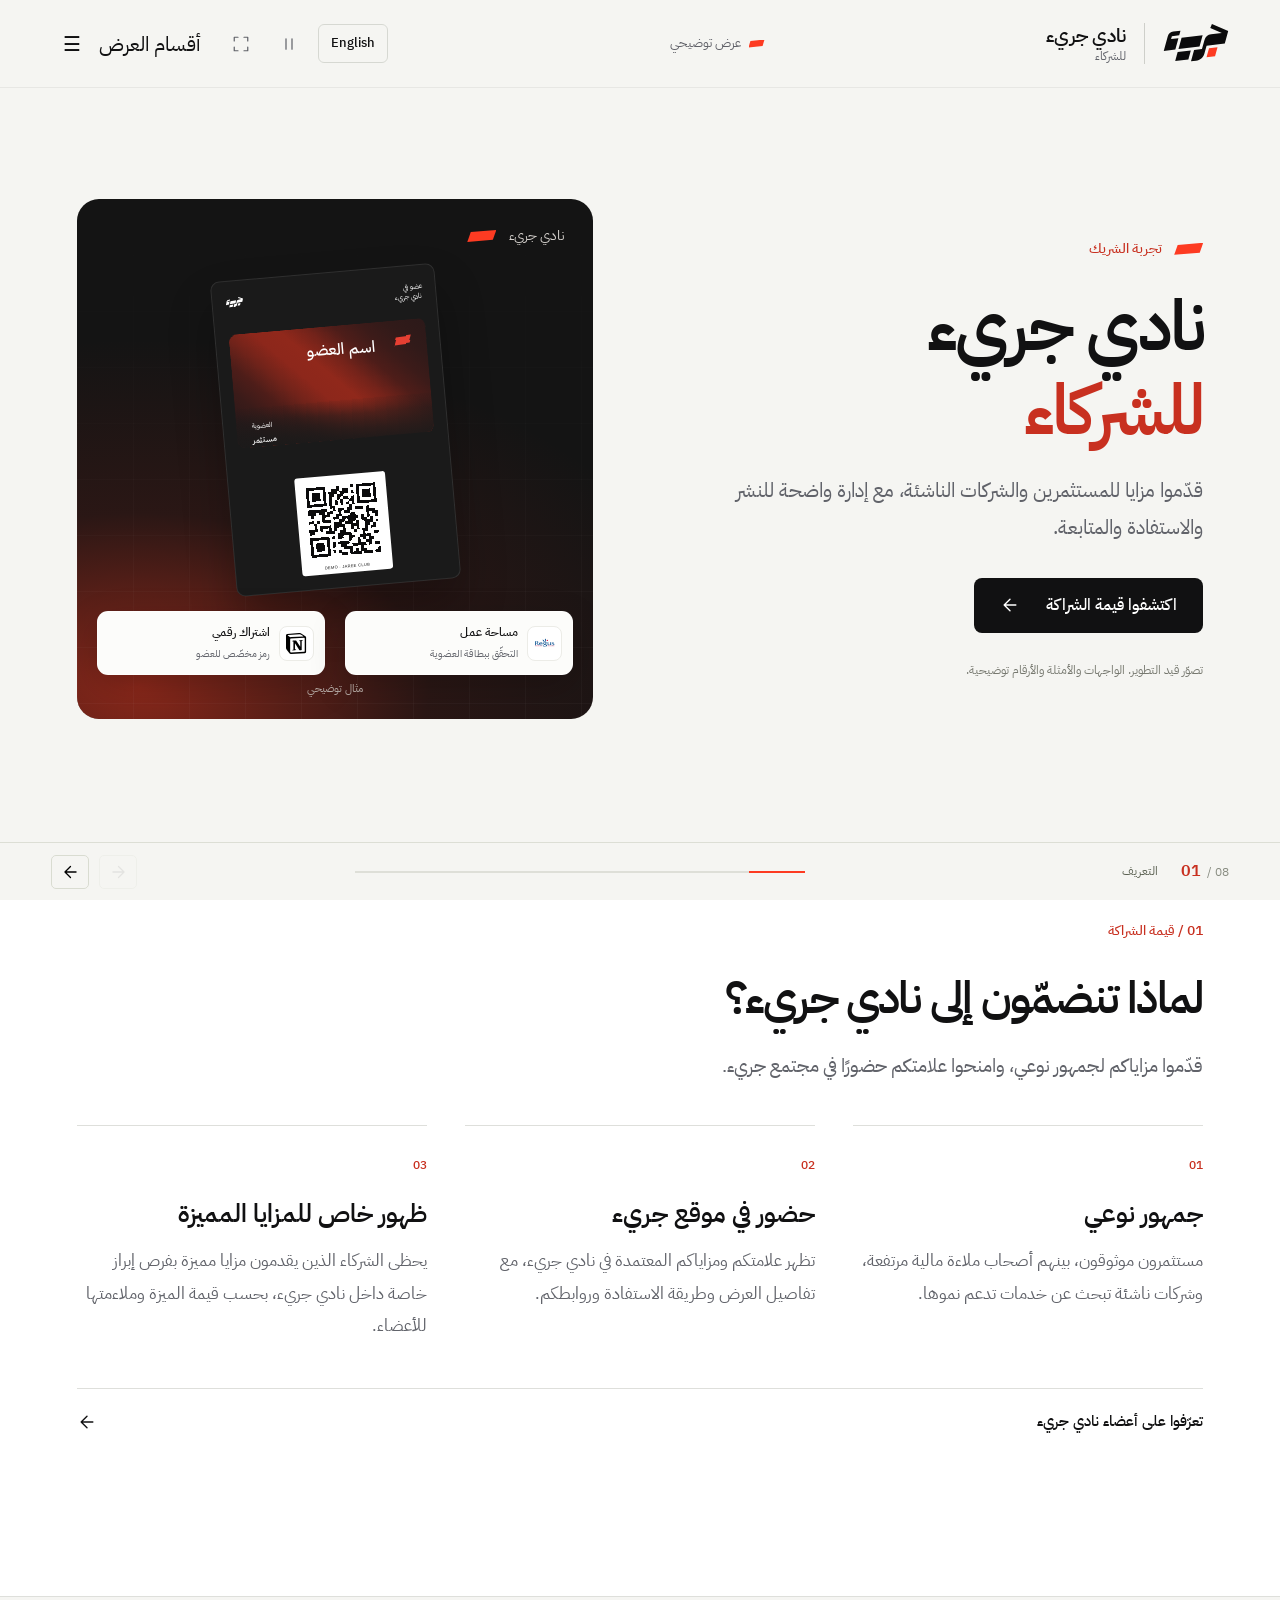
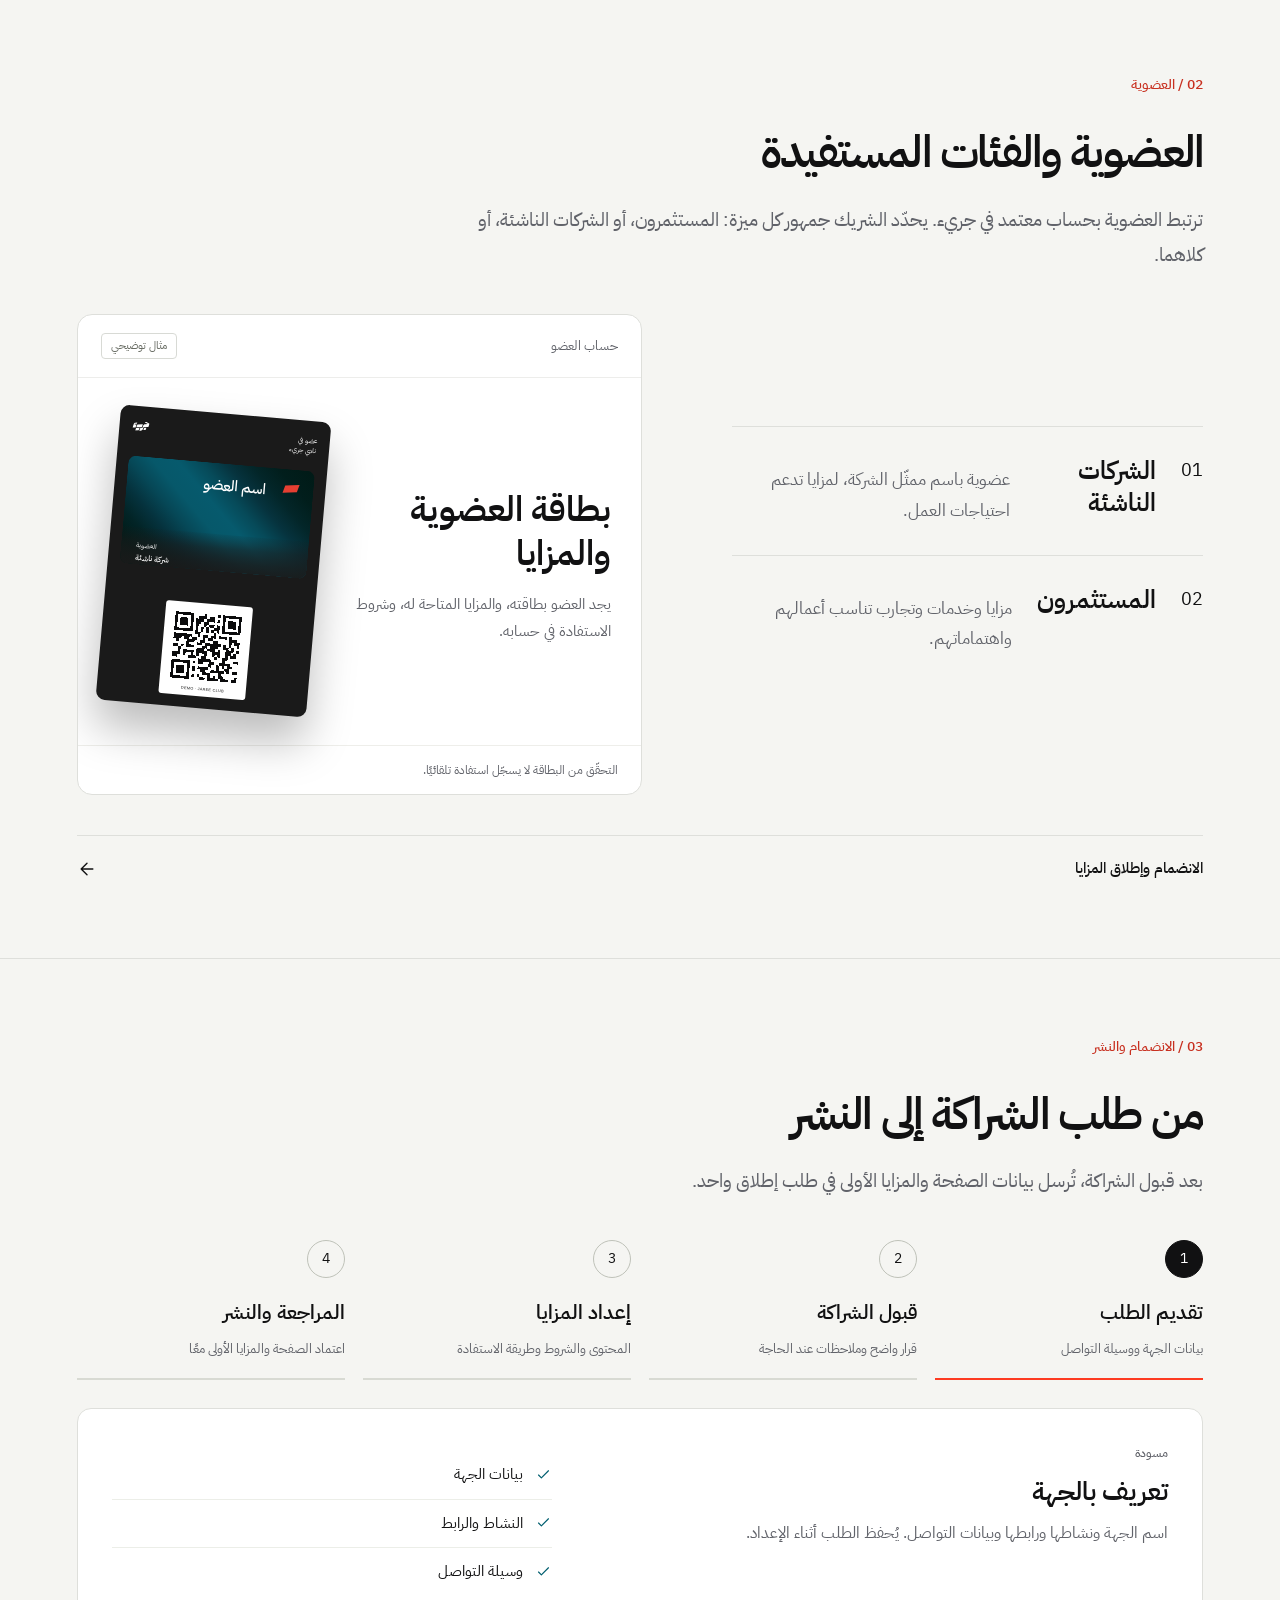
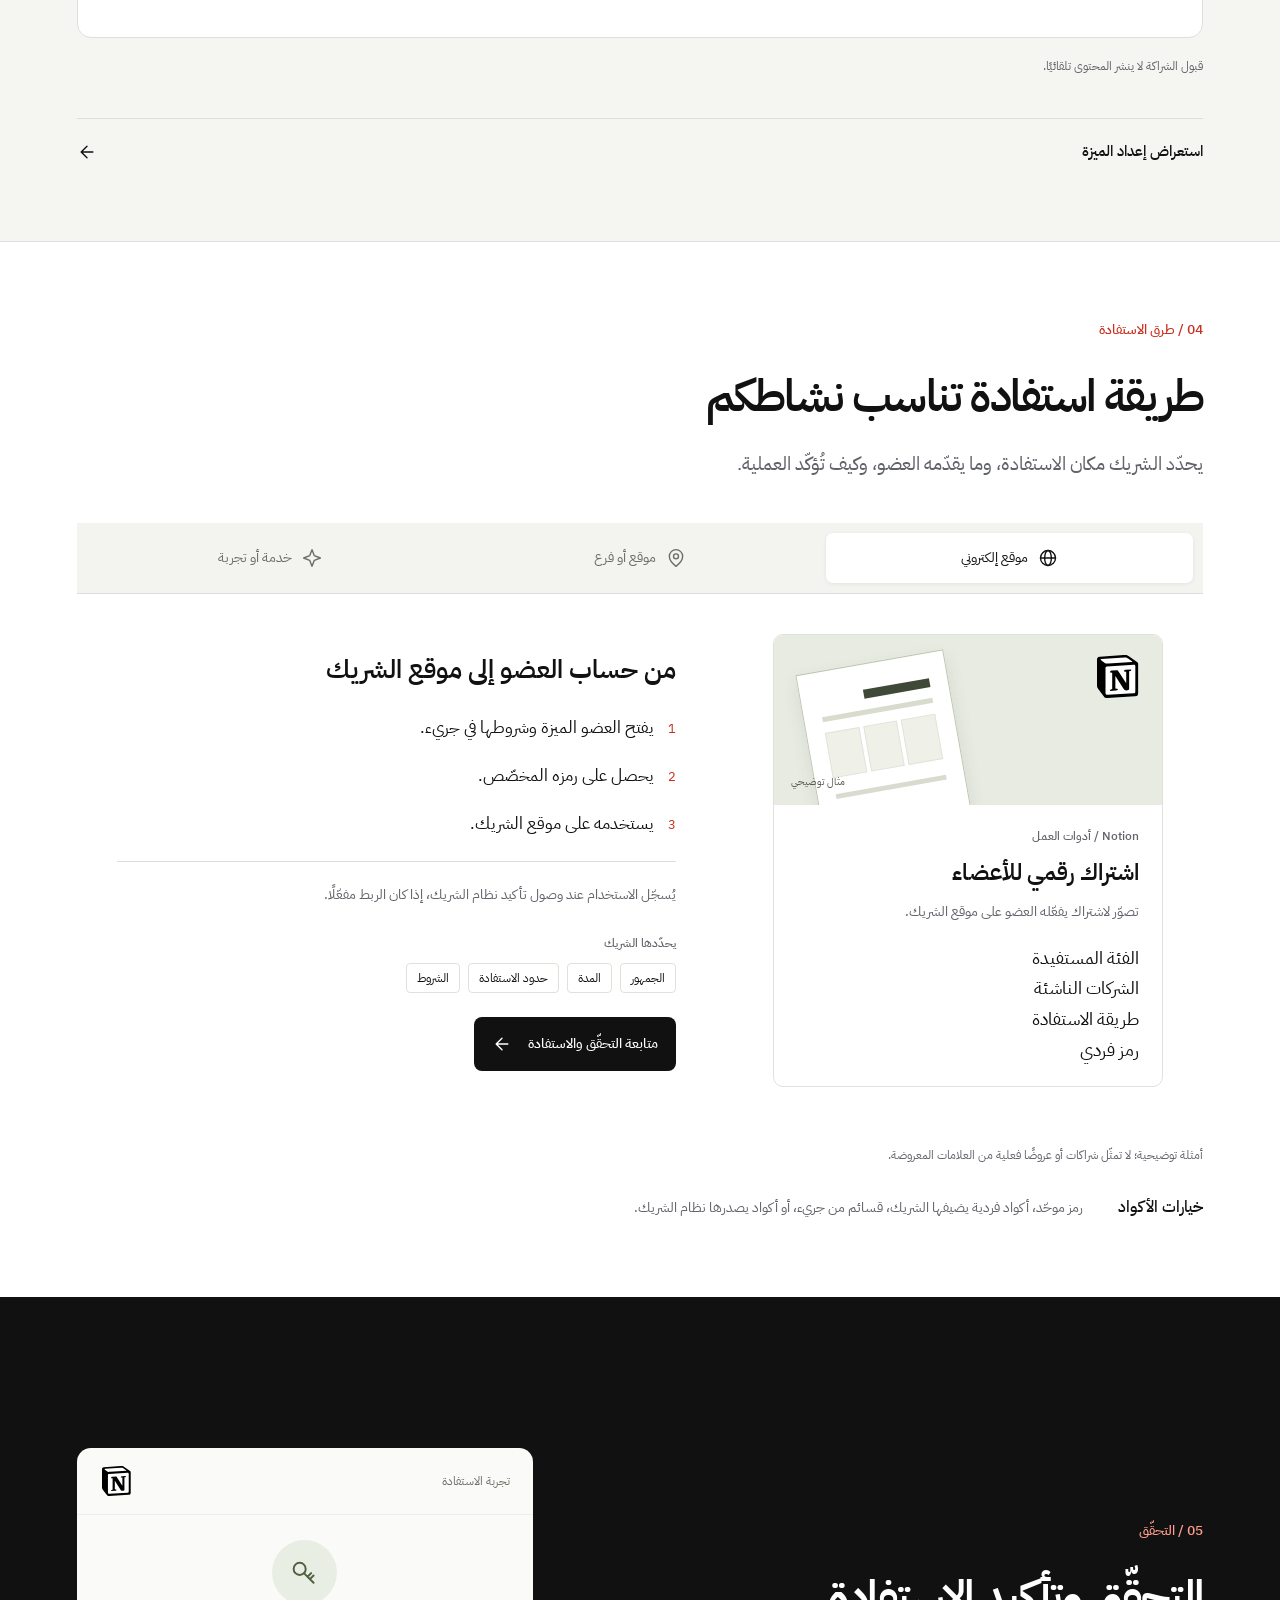
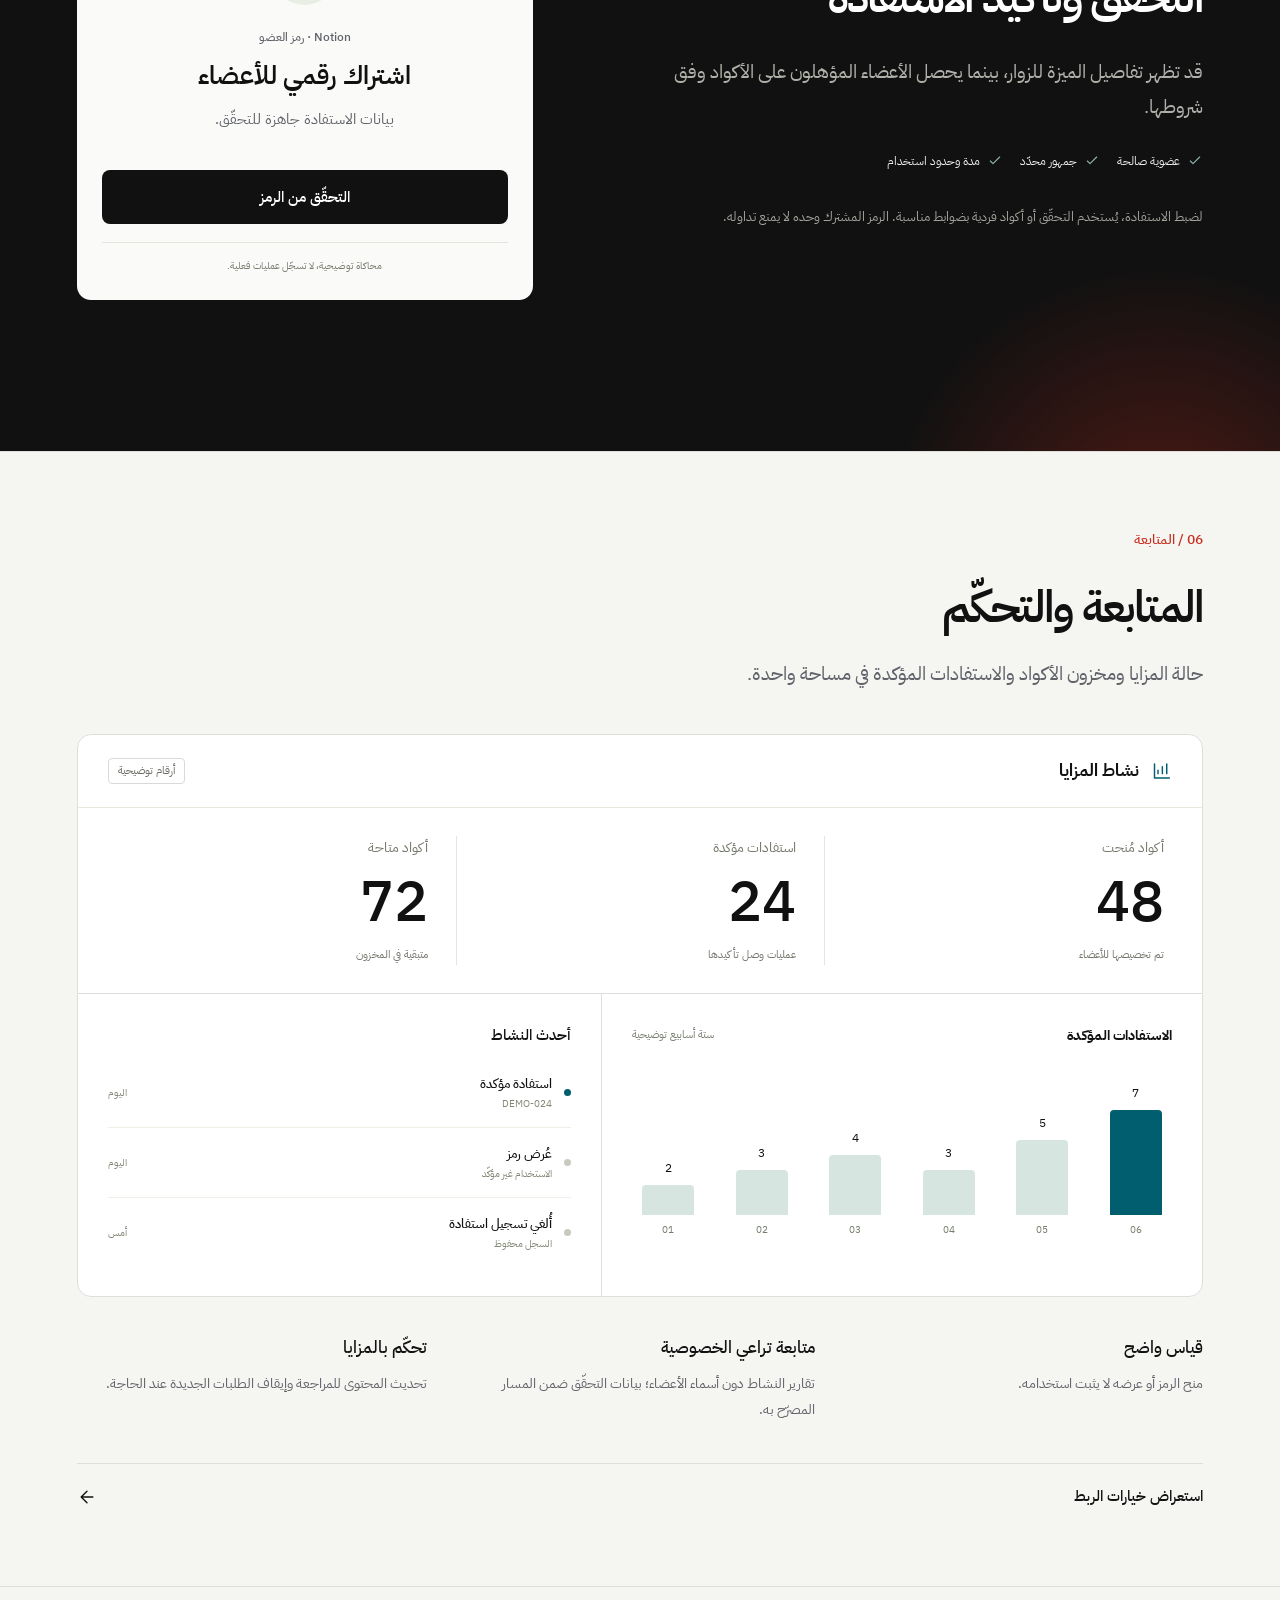
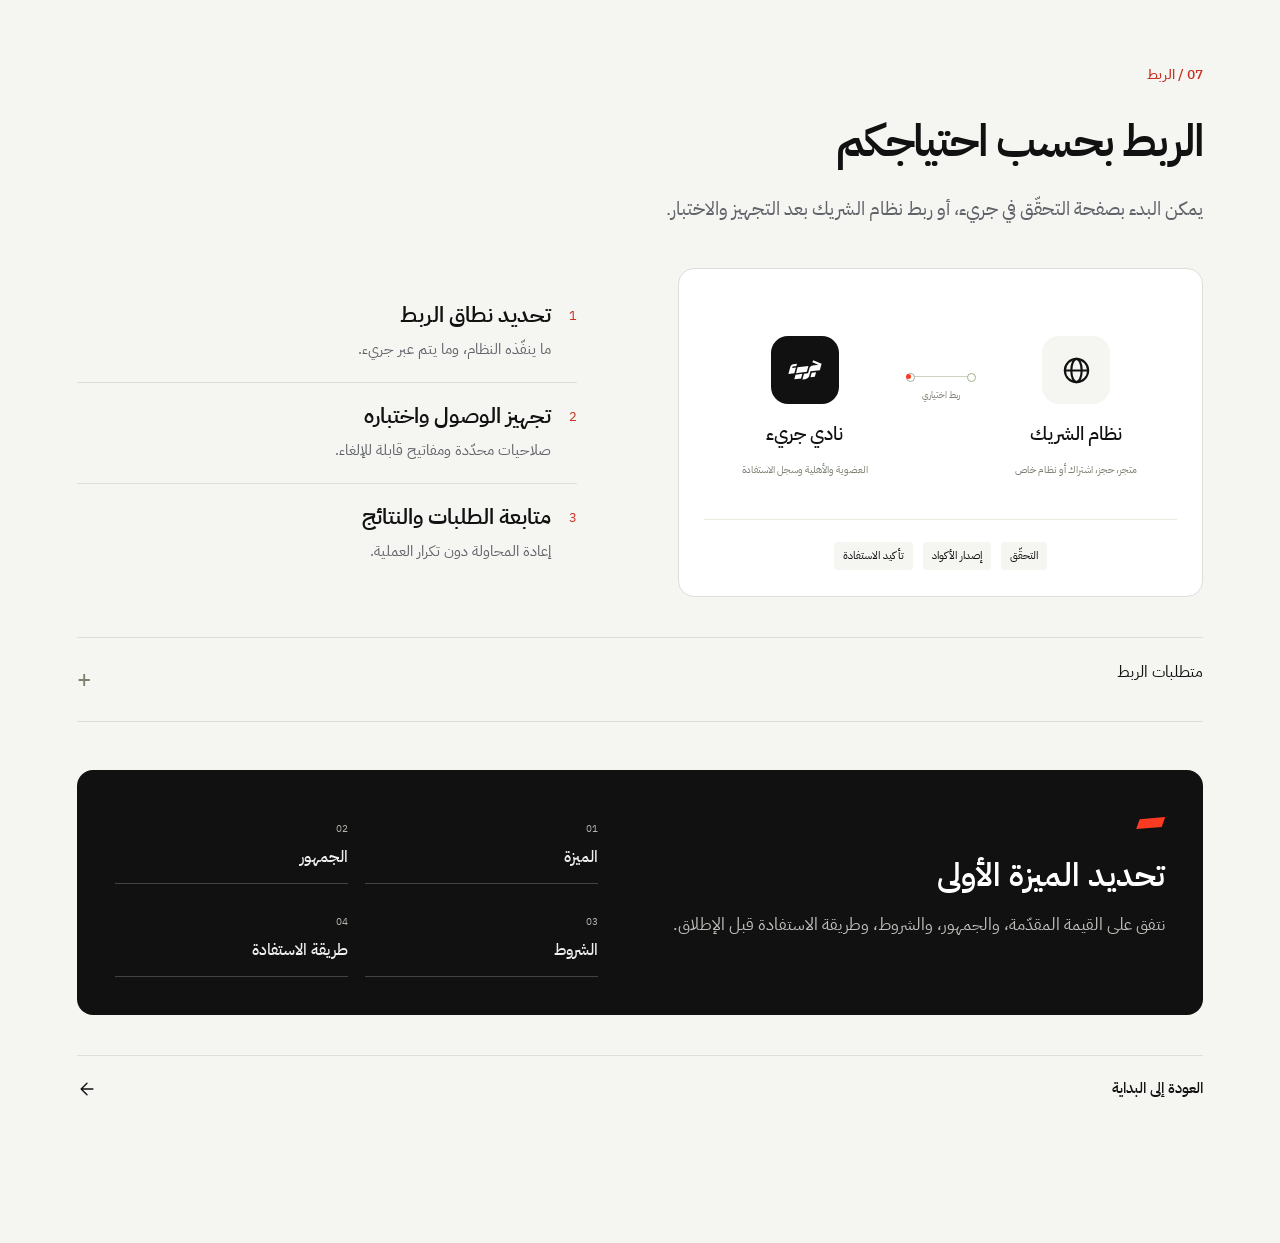
<file: partners/index.html>
<!doctype html>
<html lang="ar" dir="rtl">
<head>
<meta charset="utf-8"><meta name="viewport" content="width=device-width, initial-scale=1">
<meta name="theme-color" content="#111112"><meta name="description" content="تعرّف إلى رحلة الشريك في نادي جريء: الانضمام، طرح المزايا، الاستفادة، المتابعة والربط.">
<title>نادي جريء | تجربة الشريك</title>
<link rel="icon" type="image/svg+xml" href="assets/jaree.svg">
<link rel="alternate" hreflang="ar" href="index.html"><link rel="alternate" hreflang="en" href="en.html">
<link rel="stylesheet" href="assets/fonts.css"><link rel="stylesheet" href="style.css">
<script src="app.js" defer></script>
</head><body>
<a class="skip-link" href="#main">انتقل إلى المحتوى</a>
<svg class="icon-library" xmlns="http://www.w3.org/2000/svg" aria-hidden="true"><defs>
  <symbol id="i-arrow" viewBox="0 0 24 24"><path d="M19 12H5m7-7-7 7 7 7"/></symbol>
  <symbol id="i-check" viewBox="0 0 24 24"><path d="m5 12 4 4L19 6"/></symbol>
  <symbol id="i-card" viewBox="0 0 24 24"><rect x="3" y="4" width="18" height="16" rx="3"/><path d="M7 9h4m-4 4h6m3-4h1m-1 4h1"/></symbol>
  <symbol id="i-cube" viewBox="0 0 24 24"><path d="m12 3 9 5v9l-9 5-9-5V8l9-5Zm0 10v9M3 8l9 5 9-5M7.5 5.5l9 5"/></symbol>
  <symbol id="i-code" viewBox="0 0 24 24"><path d="m7 7-5 5 5 5m10-10 5 5-5 5M14 4l-4 16"/></symbol>
  <symbol id="i-key" viewBox="0 0 24 24"><circle cx="8" cy="9" r="5"/><path d="m11.5 12.5 8 8m-3-3 3-3m-5 1 3-3"/></symbol>
  <symbol id="i-shield" viewBox="0 0 24 24"><path d="m12 3 8 3v6c0 5-8 9-8 9s-8-4-8-9V6l8-3Z"/><path d="m8 12 3 3 5-6"/></symbol>
  <symbol id="i-chart" viewBox="0 0 24 24"><path d="M4 4v16h17M8 15v-4m5 4V7m5 8V4"/></symbol>
  <symbol id="i-link" viewBox="0 0 24 24"><path d="m10 14 4-4m-6 6-2 2a4 4 0 0 1-6-6l5-5a4 4 0 0 1 6 0m2 2 2-2a4 4 0 0 1 6 6l-5 5a4 4 0 0 1-6 0" transform="translate(1 -1)"/></symbol>
  <symbol id="i-pause" viewBox="0 0 24 24"><path d="M8 5v14M16 5v14"/></symbol>
  <symbol id="i-expand" viewBox="0 0 24 24"><path d="M8 3H3v5m13-5h5v5M3 16v5h5m13-5v5h-5"/></symbol>
  <symbol id="i-globe" viewBox="0 0 24 24"><circle cx="12" cy="12" r="9"/><ellipse cx="12" cy="12" rx="4" ry="9"/><path d="M3 12h18"/></symbol>
  <symbol id="i-place" viewBox="0 0 24 24"><path d="M20 10c0 6-8 12-8 12S4 16 4 10a8 8 0 1 1 16 0Z"/><circle cx="12" cy="10" r="3"/></symbol>
  <symbol id="i-spark" viewBox="0 0 24 24"><path d="m12 2 2.8 7.2L22 12l-7.2 2.8L12 22l-2.8-7.2L2 12l7.2-2.8L12 2Z"/></symbol>
</defs></svg>
<header class="site-header">
<a class="wordmark" href="#intro" aria-label="بداية العرض"><img src="assets/jaree.svg" alt="نادي جريء" width="66" height="38"><span>نادي جريء<small>للشركاء</small></span></a>
<span class="concept-label"><span class="tiny-dash"></span>عرض توضيحي</span>
<div class="header-tools">
<a id="language-switch" class="language-switch" href="en.html" lang="en" dir="ltr">English</a>
<button class="icon-button" id="motion-toggle" aria-label="إيقاف الحركة" aria-pressed="false"><svg class="" aria-hidden="true"><use href="#i-pause"/></svg></button>
<button class="icon-button fullscreen-control" id="fullscreen" aria-label="ملء الشاشة"><svg class="" aria-hidden="true"><use href="#i-expand"/></svg></button>
<details class="chapter-menu"><summary aria-label="أقسام العرض"><span class="menu-word">أقسام العرض</span><span class="menu-glyph" aria-hidden="true">☰</span></summary><nav aria-label="أقسام العرض"><a href="#intro"><b>01</b><span>التعريف</span></a><a href="#value"><b>02</b><span>قيمة الشراكة</span></a><a href="#members"><b>03</b><span>العضوية</span></a><a href="#join"><b>04</b><span>الانضمام والنشر</span></a><a href="#benefit"><b>05</b><span>طرق الاستفادة</span></a><a href="#trust"><b>06</b><span>التحقّق</span></a><a href="#insights"><b>07</b><span>المتابعة</span></a><a href="#connect"><b>08</b><span>الربط</span></a></nav></details>
</div></header>
<main id="main">
<section class="chapter hero" id="intro" data-title="التعريف" aria-labelledby="intro-title">
<div class="hero-copy reveal"><p class="eyebrow"><span class="dash"></span>تجربة الشريك</p><h1 id="intro-title">نادي جريء<br><span>للشركاء</span></h1><p class="lead">قدّموا مزايا للمستثمرين والشركات الناشئة، مع إدارة واضحة للنشر والاستفادة والمتابعة.</p><a class="button primary" href="#value">اكتشفوا قيمة الشراكة<svg class="" aria-hidden="true"><use href="#i-arrow"/></svg></a><p class="concept-note">تصوّر قيد التطوير. الواجهات والأمثلة والأرقام توضيحية.</p></div>
<div class="hero-art reveal"><div class="art-grid"></div><div class="red-light"></div><div class="art-label">نادي جريء<span class="dash"></span></div><div class="membership-card hero-card">
      <div class="card-top"><div>عضو في<br><b>نادي جريء</b></div><img src="assets/jaree-white.svg" alt=""></div>
      <div class="card-color "><strong>اسم العضو</strong><span>العضوية<b>مستثمر</b></span></div>
      <div class="card-qr"><img src="assets/qr.svg" alt=""><small>DEMO · JAREE CLUB</small></div>
    </div>
<div class="floating-benefit notion-float"><span class="logo-tile"><img src="assets/notion.svg" alt="Notion"></span><div><b>اشتراك رقمي</b><small>رمز مخصّص للعضو</small></div></div>
<div class="floating-benefit regus-float"><span class="logo-tile"><img src="assets/regus.svg" alt="Regus"></span><div><b>مساحة عمل</b><small>التحقّق ببطاقة العضوية</small></div></div>
<span class="art-foot">مثال توضيحي</span></div></section>
<section class="chapter partner-value" id="value" data-title="قيمة الشراكة" aria-labelledby="value-title">
<div class="section-heading reveal"><p class="eyebrow">01 / قيمة الشراكة</p><h2 id="value-title">لماذا تنضمّون إلى نادي جريء؟</h2><p class="lead">قدّموا مزاياكم لجمهور نوعي، وامنحوا علامتكم حضورًا في مجتمع جريء.</p></div><div class="partner-value-grid reveal"><article><span class="value-number">01</span><h3>جمهور نوعي</h3><p>مستثمرون موثوقون، بينهم أصحاب ملاءة مالية مرتفعة، وشركات ناشئة تبحث عن خدمات تدعم نموها.</p></article><article><span class="value-number">02</span><h3>حضور في موقع جريء</h3><p>تظهر علامتكم ومزاياكم المعتمدة في نادي جريء، مع تفاصيل العرض وطريقة الاستفادة وروابطكم.</p></article><article><span class="value-number">03</span><h3>ظهور خاص للمزايا المميزة</h3><p>يحظى الشركاء الذين يقدمون مزايا مميزة بفرص إبراز خاصة داخل نادي جريء، بحسب قيمة الميزة وملاءمتها للأعضاء.</p></article></div><a class="section-next" href="#members"><span>تعرّفوا على أعضاء نادي جريء</span><svg class="" aria-hidden="true"><use href="#i-arrow"/></svg></a></section>
<section class="chapter members" id="members" data-title="العضوية" aria-labelledby="members-title">
<div class="section-heading reveal"><p class="eyebrow">02 / العضوية</p><h2 id="members-title">العضوية والفئات المستفيدة</h2><p class="lead">ترتبط العضوية بحساب معتمد في جريء. يحدّد الشريك جمهور كل ميزة: المستثمرون، أو الشركات الناشئة، أو كلاهما.</p></div><div class="audience-layout reveal"><div class="audience-list"><article><span>01</span><h3>الشركات الناشئة</h3><p>عضوية باسم ممثّل الشركة، لمزايا تدعم احتياجات العمل.</p></article><article><span>02</span><h3>المستثمرون</h3><p>مزايا وخدمات وتجارب تناسب أعمالهم واهتماماتهم.</p></article></div><div class="member-window"><div class="window-title"><span>حساب العضو</span><span class="outline-tag">مثال توضيحي</span></div><div class="member-window-body"><div><h3>بطاقة العضوية والمزايا</h3><p>يجد العضو بطاقته، والمزايا المتاحة له، وشروط الاستفادة في حسابه.</p></div><div class="membership-card small-card">
      <div class="card-top"><div>عضو في<br><b>نادي جريء</b></div><img src="assets/jaree-white.svg" alt=""></div>
      <div class="card-color teal"><strong>اسم العضو</strong><span>العضوية<b>شركة ناشئة</b></span></div>
      <div class="card-qr"><img src="assets/qr.svg" alt=""><small>DEMO · JAREE CLUB</small></div>
    </div></div><div class="member-window-foot">التحقّق من البطاقة لا يسجّل استفادة تلقائيًا.</div></div></div><a class="section-next" href="#join"><span>الانضمام وإطلاق المزايا</span><svg class="" aria-hidden="true"><use href="#i-arrow"/></svg></a></section>
<section class="chapter join" id="join" data-title="الانضمام والنشر" aria-labelledby="join-title">
<div class="section-heading reveal"><p class="eyebrow">03 / الانضمام والنشر</p><h2 id="join-title">من طلب الشراكة إلى النشر</h2><p class="lead">بعد قبول الشراكة، تُرسل بيانات الصفحة والمزايا الأولى في طلب إطلاق واحد.</p></div><ol class="journey reveal"><li><button type="button" class="journey-stage" data-stage="0" aria-pressed="true" aria-controls="stage-panel"><span class="step-number">1</span><strong>تقديم الطلب</strong><span>بيانات الجهة ووسيلة التواصل</span></button></li><li><button type="button" class="journey-stage" data-stage="1" aria-pressed="false" aria-controls="stage-panel"><span class="step-number">2</span><strong>قبول الشراكة</strong><span>قرار واضح وملاحظات عند الحاجة</span></button></li><li><button type="button" class="journey-stage" data-stage="2" aria-pressed="false" aria-controls="stage-panel"><span class="step-number">3</span><strong>إعداد المزايا</strong><span>المحتوى والشروط وطريقة الاستفادة</span></button></li><li><button type="button" class="journey-stage" data-stage="3" aria-pressed="false" aria-controls="stage-panel"><span class="step-number">4</span><strong>المراجعة والنشر</strong><span>اعتماد الصفحة والمزايا الأولى معًا</span></button></li></ol>
<div class="stage-panel reveal" id="stage-panel" aria-live="polite"><div><span class="small-label" id="stage-status">مسودة</span><h3 id="stage-title">تعريف بالجهة</h3><p id="stage-body">اسم الجهة ونشاطها ورابطها وبيانات التواصل. يُحفظ الطلب أثناء الإعداد.</p></div><ul id="stage-rows"><li><svg class="" aria-hidden="true"><use href="#i-check"/></svg><span>بيانات الجهة</span></li><li><svg class="" aria-hidden="true"><use href="#i-check"/></svg><span>النشاط والرابط</span></li><li><svg class="" aria-hidden="true"><use href="#i-check"/></svg><span>وسيلة التواصل</span></li></ul></div>
<p class="section-note">قبول الشراكة لا ينشر المحتوى تلقائيًا.</p><a class="section-next" href="#benefit"><span>استعراض إعداد الميزة</span><svg class="" aria-hidden="true"><use href="#i-arrow"/></svg></a></section>
<section class="chapter benefit" id="benefit" data-title="طرق الاستفادة" aria-labelledby="benefit-title">
<div class="section-heading reveal"><p class="eyebrow">04 / طرق الاستفادة</p><h2 id="benefit-title">طريقة استفادة تناسب نشاطكم</h2><p class="lead">يحدّد الشريك مكان الاستفادة، وما يقدّمه العضو، وكيف تُؤكّد العملية.</p></div><div class="benefit-selector reveal"><div class="method-tabs" role="tablist" aria-label="طريقة استفادة تناسب نشاطكم"><button role="tab" id="tab-digital" data-method="digital" aria-controls="method-panel" aria-selected="true" tabindex="0"><svg class="" aria-hidden="true"><use href="#i-globe"/></svg><span>موقع إلكتروني</span></button><button role="tab" id="tab-venue" data-method="venue" aria-controls="method-panel" aria-selected="false" tabindex="-1"><svg class="" aria-hidden="true"><use href="#i-place"/></svg><span>موقع أو فرع</span></button><button role="tab" id="tab-experience" data-method="experience" aria-controls="method-panel" aria-selected="false" tabindex="-1"><svg class="" aria-hidden="true"><use href="#i-spark"/></svg><span>خدمة أو تجربة</span></button></div><div class="method-content" id="method-panel" role="tabpanel" aria-labelledby="tab-digital"><article class="offer-preview"><div class="offer-cover"><img id="offer-logo" src="assets/notion.svg" alt="Notion"><div class="notion-graphic" id="offer-graphic"><div class="note-sheet"><span></span><span></span><div><i></i><i></i><i></i></div><span></span></div></div><span class="cover-label">مثال توضيحي</span></div><div class="offer-body"><span class="small-label" id="offer-brand">Notion / أدوات العمل</span><h3 id="offer-title">اشتراك رقمي للأعضاء</h3><p id="offer-body">تصوّر لاشتراك يفعّله العضو على موقع الشريك.</p><dl><div><dt>الفئة المستفيدة</dt><dd id="offer-audience">الشركات الناشئة</dd></div><div><dt>طريقة الاستفادة</dt><dd id="offer-method">رمز فردي</dd></div></dl></div></article><div class="method-explanation"><h3 id="method-heading">من حساب العضو إلى موقع الشريك</h3><ol id="method-steps"><li><span>1</span>يفتح العضو الميزة وشروطها في جريء.</li><li><span>2</span>يحصل على رمزه المخصّص.</li><li><span>3</span>يستخدمه على موقع الشريك.</li></ol><p class="method-note" id="method-note">يُسجّل الاستخدام عند وصول تأكيد نظام الشريك، إذا كان الربط مفعّلًا.</p><div class="your-controls"><span class="small-label">يحدّدها الشريك</span><div><span>الجمهور</span><span>المدة</span><span>حدود الاستفادة</span><span>الشروط</span></div></div><a class="button primary flow-link" href="#trust">متابعة التحقّق والاستفادة<svg class="" aria-hidden="true"><use href="#i-arrow"/></svg></a></div></div></div>
<p class="brand-note">أمثلة توضيحية؛ لا تمثّل شراكات أو عروضًا فعلية من العلامات المعروضة.</p><div class="code-options"><b>خيارات الأكواد</b><p>رمز موحّد، أكواد فردية يضيفها الشريك، قسائم من جريء، أو أكواد يصدرها نظام الشريك.</p></div></section>
<section class="chapter trust" id="trust" data-title="التحقّق" aria-labelledby="trust-title">
<div class="trust-copy reveal"><p class="eyebrow light">05 / التحقّق</p><h2 id="trust-title">التحقّق وتأكيد الاستفادة</h2><p class="lead">قد تظهر تفاصيل الميزة للزوار، بينما يحصل الأعضاء المؤهلون على الأكواد وفق شروطها.</p><div class="trust-rules"><span><svg class="" aria-hidden="true"><use href="#i-check"/></svg>عضوية صالحة</span><span><svg class="" aria-hidden="true"><use href="#i-check"/></svg>جمهور محدّد</span><span><svg class="" aria-hidden="true"><use href="#i-check"/></svg>مدة وحدود استخدام</span></div><p class="trust-footnote">لضبط الاستفادة، يُستخدم التحقّق أو أكواد فردية بضوابط مناسبة. الرمز المشترك وحده لا يمنع تداوله.</p></div>
<div class="verification-demo reveal"><div class="window-title"><span>تجربة الاستفادة</span><img id="verification-logo" src="assets/notion.svg" alt="Notion"></div><div class="verification-content"><div class="verification-state" id="verification-state" aria-live="polite" aria-atomic="true"><div class="verification-symbol"><svg class="" aria-hidden="true"><use href="#i-key"/></svg></div><span class="small-label" id="verification-token">رمز العضو</span><h3 id="verification-title">اشتراك رقمي للأعضاء</h3><p id="verification-body">بيانات الاستفادة جاهزة للتحقّق.</p><div class="verification-detail" id="verification-detail" hidden></div></div><div class="verification-action"><button class="button primary" id="verify-button">التحقّق من الرمز<svg class="" aria-hidden="true"><use href="#i-arrow"/></svg></button><a class="button primary" id="activity-link" href="#insights" hidden>عرض العملية في السجل<svg class="" aria-hidden="true"><use href="#i-arrow"/></svg></a><button class="text-button" id="repeat-button" hidden>إعادة طلب التأكيد</button><button class="text-button" id="verify-reset" hidden>بدء التجربة من جديد</button></div><div class="demo-only">محاكاة توضيحية، لا تسجّل عمليات فعلية.</div></div></div>
</section>
<section class="chapter insights" id="insights" data-title="المتابعة" aria-labelledby="insights-title">
<div class="section-heading reveal"><p class="eyebrow">06 / المتابعة</p><h2 id="insights-title">المتابعة والتحكّم</h2><p class="lead">حالة المزايا ومخزون الأكواد والاستفادات المؤكدة في مساحة واحدة.</p></div><div class="dashboard-preview reveal"><div class="dashboard-header"><div><svg class="" aria-hidden="true"><use href="#i-chart"/></svg><b>نشاط المزايا</b></div><span class="outline-tag">أرقام توضيحية</span></div><div class="metrics"><div><span>أكواد مُنحت</span><strong id="metric-0">48</strong><small>تم تخصيصها للأعضاء</small></div><div><span>استفادات مؤكدة</span><strong id="metric-1">24</strong><small>عمليات وصل تأكيدها</small></div><div><span>أكواد متاحة</span><strong id="metric-2">72</strong><small>متبقية في المخزون</small></div></div><div class="dashboard-lower"><div class="chart-area"><div class="chart-title"><b>الاستفادات المؤكدة</b><span>ستة أسابيع توضيحية</span></div><div class="bar-chart" role="img" aria-label="الاستفادات المؤكدة: 2, 3, 4, 3, 5, 7"><div><span id="bar-value-0">2</span><i id="bar-0" style="--bar:25.0%"></i><small>01</small></div><div><span id="bar-value-1">3</span><i id="bar-1" style="--bar:37.5%"></i><small>02</small></div><div><span id="bar-value-2">4</span><i id="bar-2" style="--bar:50.0%"></i><small>03</small></div><div><span id="bar-value-3">3</span><i id="bar-3" style="--bar:37.5%"></i><small>04</small></div><div><span id="bar-value-4">5</span><i id="bar-4" style="--bar:62.5%"></i><small>05</small></div><div><span id="bar-value-5">7</span><i id="bar-5" style="--bar:87.5%"></i><small>06</small></div></div></div><div class="activity-example"><b>أحدث النشاط</b><div class="activity-row new-activity" id="new-activity" hidden><span class="event-dot"></span><div><b id="new-activity-title">تم تسجيل الاستفادة</b><small id="new-activity-detail"></small></div><span>اليوم</span></div><div class="activity-row"><span class="event-dot "></span><div><b>استفادة مؤكدة</b><small><bdi>DEMO-024</bdi></small></div><span>اليوم</span></div><div class="activity-row"><span class="event-dot neutral-dot"></span><div><b>عُرض رمز</b><small><bdi>الاستخدام غير مؤكّد</bdi></small></div><span>اليوم</span></div><div class="activity-row"><span class="event-dot neutral-dot"></span><div><b>أُلغي تسجيل استفادة</b><small><bdi>السجل محفوظ</bdi></small></div><span>أمس</span></div></div></div></div>
<div class="insight-principles reveal"><div><b>قياس واضح</b><p>منح الرمز أو عرضه لا يثبت استخدامه.</p></div><div><b>متابعة تراعي الخصوصية</b><p>تقارير النشاط دون أسماء الأعضاء؛ بيانات التحقّق ضمن المسار المصرّح به.</p></div><div><b>تحكّم بالمزايا</b><p>تحديث المحتوى للمراجعة وإيقاف الطلبات الجديدة عند الحاجة.</p></div></div><a class="section-next" href="#connect"><span>استعراض خيارات الربط</span><svg class="" aria-hidden="true"><use href="#i-arrow"/></svg></a></section>
<section class="chapter connect" id="connect" data-title="الربط" aria-labelledby="connect-title">
<div class="section-heading reveal"><p class="eyebrow">07 / الربط</p><h2 id="connect-title">الربط بحسب احتياجكم</h2><p class="lead">يمكن البدء بصفحة التحقّق في جريء، أو ربط نظام الشريك بعد التجهيز والاختبار.</p></div><div class="connection-layout reveal"><div class="connection-map"><div class="system-node"><span class="system-mark"><svg class="" aria-hidden="true"><use href="#i-globe"/></svg></span><b>نظام الشريك</b><small>متجر، حجز، اشتراك أو نظام خاص</small></div><div class="connection-line" aria-hidden="true"><i></i><span>ربط اختياري</span></div><div class="system-node jaree-node"><img src="assets/jaree-white.svg" alt="نادي جريء"><b>نادي جريء</b><small>العضوية والأهلية وسجل الاستفادة</small></div><div class="connection-functions"><span>التحقّق</span><span>إصدار الأكواد</span><span>تأكيد الاستفادة</span></div></div><div class="connection-steps"><article><span>1</span><div><h3>تحديد نطاق الربط</h3><p>ما ينفّذه النظام، وما يتم عبر جريء.</p></div></article><article><span>2</span><div><h3>تجهيز الوصول واختباره</h3><p>صلاحيات محدّدة ومفاتيح قابلة للإلغاء.</p></div></article><article><span>3</span><div><h3>متابعة الطلبات والنتائج</h3><p>إعادة المحاولة دون تكرار العملية.</p></div></article></div></div>
<details class="technical-detail reveal"><summary>متطلبات الربط<span aria-hidden="true">+</span></summary><div><p>تُحدّد نقاط الاتصال، وآلية إصدار الأكواد والتأكيد، ومعالجة التعذّر بحسب إمكانات نظام الشريك. لا يفترض العرض ربطًا جاهزًا مع منصة محدّدة.</p></div></details>
<div class="closing-panel reveal"><div><span class="dash"></span><h3>تحديد الميزة الأولى</h3><p>نتفق على القيمة المقدّمة، والجمهور، والشروط، وطريقة الاستفادة قبل الإطلاق.</p></div><div class="closing-labels"><span>01 <b>الميزة</b></span><span>02 <b>الجمهور</b></span><span>03 <b>الشروط</b></span><span>04 <b>طريقة الاستفادة</b></span></div></div><a class="section-next" href="#intro"><span>العودة إلى البداية</span><svg class="" aria-hidden="true"><use href="#i-arrow"/></svg></a></section>
</main><footer class="presentation-controls" aria-label="أقسام العرض"><span class="progress-label"><span class="progress-count" dir="ltr"><b id="current-number">01</b> / 08</span><span id="current-title">التعريف</span></span><div class="progress-track" aria-hidden="true"><span id="progress-fill"></span></div><div class="chapter-buttons"><button id="previous" aria-label="القسم السابق" disabled><svg class="reverse" aria-hidden="true"><use href="#i-arrow"/></svg></button><button id="next-chapter" aria-label="القسم التالي"><svg class="" aria-hidden="true"><use href="#i-arrow"/></svg></button></div></footer>
<script type="application/json" id="presentation-copy">{"lang": "ar", "dir": "rtl", "title": "نادي جريء | تجربة الشريك", "description": "تعرّف إلى رحلة الشريك في نادي جريء: الانضمام، طرح المزايا، الاستفادة، المتابعة والربط.", "ui": {"club": "نادي جريء", "partners": "للشركاء", "concept": "عرض توضيحي", "menu": "أقسام العرض", "skip": "انتقل إلى المحتوى", "pause": "إيقاف الحركة", "play": "تشغيل الحركة", "fullscreen": "ملء الشاشة", "exitFullscreen": "الخروج من ملء الشاشة", "previous": "القسم السابق", "next": "القسم التالي", "home": "بداية العرض", "language": "English", "alternate": "en.html", "nextLabel": "التالي", "backTop": "العودة إلى البداية", "example": "مثال توضيحي", "figures": "أرقام توضيحية", "brandNote": "أمثلة توضيحية؛ لا تمثّل شراكات أو عروضًا فعلية من العلامات المعروضة.", "continue": "متابعة التجربة", "memberName": "اسم العضو", "memberOf": "عضو في", "membership": "العضوية", "investor": "مستثمر", "startup": "شركة ناشئة"}, "nav": ["التعريف", "قيمة الشراكة", "العضوية", "الانضمام والنشر", "طرق الاستفادة", "التحقّق", "المتابعة", "الربط"], "intro": {"eyebrow": "تجربة الشريك", "heading": ["نادي جريء", "للشركاء"], "lead": "قدّموا مزايا للمستثمرين والشركات الناشئة، مع إدارة واضحة للنشر والاستفادة والمتابعة.", "action": "اكتشفوا قيمة الشراكة", "note": "تصوّر قيد التطوير. الواجهات والأمثلة والأرقام توضيحية.", "float1": ["اشتراك رقمي", "رمز مخصّص للعضو"], "float2": ["مساحة عمل", "التحقّق ببطاقة العضوية"]}, "members": {"title": "العضوية والفئات المستفيدة", "lead": "ترتبط العضوية بحساب معتمد في جريء. يحدّد الشريك جمهور كل ميزة: المستثمرون، أو الشركات الناشئة، أو كلاهما.", "groups": [["الشركات الناشئة", "عضوية باسم ممثّل الشركة، لمزايا تدعم احتياجات العمل."], ["المستثمرون", "مزايا وخدمات وتجارب تناسب أعمالهم واهتماماتهم."]], "window": "حساب العضو", "heading": "بطاقة العضوية والمزايا", "body": "يجد العضو بطاقته، والمزايا المتاحة له، وشروط الاستفادة في حسابه.", "foot": "التحقّق من البطاقة لا يسجّل استفادة تلقائيًا.", "next": "الانضمام وإطلاق المزايا"}, "join": {"title": "من طلب الشراكة إلى النشر", "lead": "بعد قبول الشراكة، تُرسل بيانات الصفحة والمزايا الأولى في طلب إطلاق واحد.", "stages": [{"name": "تقديم الطلب", "summary": "بيانات الجهة ووسيلة التواصل", "title": "تعريف بالجهة", "body": "اسم الجهة ونشاطها ورابطها وبيانات التواصل. يُحفظ الطلب أثناء الإعداد.", "status": "مسودة", "rows": ["بيانات الجهة", "النشاط والرابط", "وسيلة التواصل"]}, {"name": "قبول الشراكة", "summary": "قرار واضح وملاحظات عند الحاجة", "title": "مراجعة طلب الشراكة", "body": "تراجع جريء الطلب. يظهر القرار في الحساب، وتُوضّح التعديلات المطلوبة عند الحاجة.", "status": "قيد المراجعة", "rows": ["مراجعة البيانات", "قرار الشراكة", "ملاحظات محدّدة"]}, {"name": "إعداد المزايا", "summary": "المحتوى والشروط وطريقة الاستفادة", "title": "إعداد طلب الإطلاق", "body": "يُضيف الشريك نبذة العلامة والصور والمزايا، ويعاينها قبل الإرسال.", "status": "قيد الإعداد", "rows": ["الصفحة والصور", "المزايا والشروط", "معاينة المحتوى"]}, {"name": "المراجعة والنشر", "summary": "اعتماد الصفحة والمزايا الأولى معًا", "title": "إطلاق المحتوى المعتمد", "body": "تراجع جريء طلب الإطلاق. تُنشر الصفحة والمزايا الأولى معًا بعد الموافقة.", "status": "للاعتماد", "rows": ["طلب إطلاق واحد", "مراجعة جريء", "نشر النسخة المعتمدة"]}], "foot": "قبول الشراكة لا ينشر المحتوى تلقائيًا.", "next": "استعراض إعداد الميزة"}, "benefit": {"title": "طريقة استفادة تناسب نشاطكم", "lead": "يحدّد الشريك مكان الاستفادة، وما يقدّمه العضو، وكيف تُؤكّد العملية.", "tabs": ["موقع إلكتروني", "موقع أو فرع", "خدمة أو تجربة"], "audience": "الفئة المستفيدة", "method": "طريقة الاستفادة", "controls": "يحدّدها الشريك", "controlLabels": ["الجمهور", "المدة", "حدود الاستفادة", "الشروط"], "codeTitle": "خيارات الأكواد", "codeBody": "رمز موحّد، أكواد فردية يضيفها الشريك، قسائم من جريء، أو أكواد يصدرها نظام الشريك.", "action": "متابعة التحقّق والاستفادة", "methods": [{"id": "digital", "brand": "Notion", "category": "أدوات العمل", "title": "اشتراك رقمي للأعضاء", "body": "تصوّر لاشتراك يفعّله العضو على موقع الشريك.", "audience": "الشركات الناشئة", "method": "رمز فردي", "heading": "من حساب العضو إلى موقع الشريك", "steps": ["يفتح العضو الميزة وشروطها في جريء.", "يحصل على رمزه المخصّص.", "يستخدمه على موقع الشريك."], "note": "يُسجّل الاستخدام عند وصول تأكيد نظام الشريك، إذا كان الربط مفعّلًا.", "token": "رمز العضو", "verify": "التحقّق من الرمز", "unit": "استخدام واحد", "remaining": "0", "remainingLabel": "المتبقي", "verification": "رمز صالح وعضو مؤهل. لم تُسجّل استفادة بعد."}, {"id": "venue", "brand": "Regus", "category": "مساحات العمل", "title": "يوم في مساحة عمل", "body": "تصوّر لميزة تُستخدم في المواقع التي يحدّدها الشريك.", "audience": "الشركات الناشئة", "method": "بطاقة العضوية", "heading": "التحقّق عند الاستفادة", "steps": ["يراجع العضو المواقع والشروط.", "يعرض بطاقته للتحقّق من أهليته.", "تؤكّد الجهة المصرّح لها الاستفادة."], "note": "يمكن البدء بصفحة التحقّق في جريء دون ربط تقني.", "token": "بطاقة العضوية", "verify": "التحقّق من العضوية", "unit": "يومان", "remaining": "1", "remainingLabel": "الأيام المتبقية", "verification": "عضوية صالحة وميزة متاحة. المتبقي يومان، ولم تُسجّل استفادة."}, {"id": "experience", "brand": "Hilton", "category": "الضيافة والتجارب", "title": "تجربة ضيافة للأعضاء", "body": "تصوّر لتجربة مختارة وفق شروط الشريك والتوفّر.", "audience": "المستثمرون والشركات الناشئة", "method": "قسيمة من جريء", "heading": "قسيمة تُقدّم عند الاستفادة", "steps": ["يراجع العضو التجربة وشروط الحجز.", "يحصل على قسيمته من جريء.", "تُفحص القسيمة ثم تُؤكّد الاستفادة."], "note": "الحصول على القسيمة لا يعني استخدامها.", "token": "قسيمة العضو", "verify": "التحقّق من القسيمة", "unit": "استخدام واحد", "remaining": "0", "remainingLabel": "المتبقي", "verification": "قسيمة صالحة وعضو مؤهل. لم تُسجّل استفادة بعد."}]}, "trust": {"title": "التحقّق وتأكيد الاستفادة", "lead": "قد تظهر تفاصيل الميزة للزوار، بينما يحصل الأعضاء المؤهلون على الأكواد وفق شروطها.", "rules": ["عضوية صالحة", "جمهور محدّد", "مدة وحدود استخدام"], "note": "لضبط الاستفادة، يُستخدم التحقّق أو أكواد فردية بضوابط مناسبة. الرمز المشترك وحده لا يمنع تداوله.", "demo": "تجربة الاستفادة", "initial": "بيانات الاستفادة جاهزة للتحقّق.", "eligible": "مؤهل للاستفادة", "confirm": "تأكيد الاستفادة", "confirmed": "تم تسجيل الاستفادة", "result": "حُدّث المتبقي وأُضيفت العملية إلى سجل النشاط.", "repeat": "إعادة طلب التأكيد", "repeated": "العملية مسجّلة مسبقًا", "repeatNote": "أُعيدت النتيجة نفسها دون تسجيل استخدام إضافي.", "reset": "بدء التجربة من جديد", "seeActivity": "عرض العملية في السجل", "demoNote": "محاكاة توضيحية، لا تسجّل عمليات فعلية.", "reference": "مرجع العملية"}, "insights": {"title": "المتابعة والتحكّم", "lead": "حالة المزايا ومخزون الأكواد والاستفادات المؤكدة في مساحة واحدة.", "dashboard": "نشاط المزايا", "metrics": [["أكواد مُنحت", "تم تخصيصها للأعضاء"], ["استفادات مؤكدة", "عمليات وصل تأكيدها"], ["أكواد متاحة", "متبقية في المخزون"]], "chart": "الاستفادات المؤكدة", "period": "ستة أسابيع توضيحية", "history": "أحدث النشاط", "today": "اليوم", "yesterday": "أمس", "rows": [["استفادة مؤكدة", "DEMO-024"], ["عُرض رمز", "الاستخدام غير مؤكّد"], ["أُلغي تسجيل استفادة", "السجل محفوظ"]], "newRow": "العملية من التجربة التوضيحية", "principles": [["قياس واضح", "منح الرمز أو عرضه لا يثبت استخدامه."], ["متابعة تراعي الخصوصية", "تقارير النشاط دون أسماء الأعضاء؛ بيانات التحقّق ضمن المسار المصرّح به."], ["تحكّم بالمزايا", "تحديث المحتوى للمراجعة وإيقاف الطلبات الجديدة عند الحاجة."]], "next": "استعراض خيارات الربط"}, "connect": {"title": "الربط بحسب احتياجكم", "lead": "يمكن البدء بصفحة التحقّق في جريء، أو ربط نظام الشريك بعد التجهيز والاختبار.", "system": "نظام الشريك", "systemNote": "متجر، حجز، اشتراك أو نظام خاص", "clubNote": "العضوية والأهلية وسجل الاستفادة", "optional": "ربط اختياري", "functions": ["التحقّق", "إصدار الأكواد", "تأكيد الاستفادة"], "steps": [["تحديد نطاق الربط", "ما ينفّذه النظام، وما يتم عبر جريء."], ["تجهيز الوصول واختباره", "صلاحيات محدّدة ومفاتيح قابلة للإلغاء."], ["متابعة الطلبات والنتائج", "إعادة المحاولة دون تكرار العملية."]], "detailTitle": "متطلبات الربط", "detail": "تُحدّد نقاط الاتصال، وآلية إصدار الأكواد والتأكيد، ومعالجة التعذّر بحسب إمكانات نظام الشريك. لا يفترض العرض ربطًا جاهزًا مع منصة محدّدة.", "closing": "تحديد الميزة الأولى", "closingBody": "نتفق على القيمة المقدّمة، والجمهور، والشروط، وطريقة الاستفادة قبل الإطلاق.", "closingLabels": ["الميزة", "الجمهور", "الشروط", "طريقة الاستفادة"]}, "value": {"title": "لماذا تنضمّون إلى نادي جريء؟", "lead": "قدّموا مزاياكم لجمهور نوعي، وامنحوا علامتكم حضورًا في مجتمع جريء.", "items": [["جمهور نوعي", "مستثمرون موثوقون، بينهم أصحاب ملاءة مالية مرتفعة، وشركات ناشئة تبحث عن خدمات تدعم نموها."], ["حضور في موقع جريء", "تظهر علامتكم ومزاياكم المعتمدة في نادي جريء، مع تفاصيل العرض وطريقة الاستفادة وروابطكم."], ["ظهور خاص للمزايا المميزة", "يحظى الشركاء الذين يقدمون مزايا مميزة بفرص إبراز خاصة داخل نادي جريء، بحسب قيمة الميزة وملاءمتها للأعضاء."]], "next": "تعرّفوا على أعضاء نادي جريء"}}</script>
</body></html>
</file>
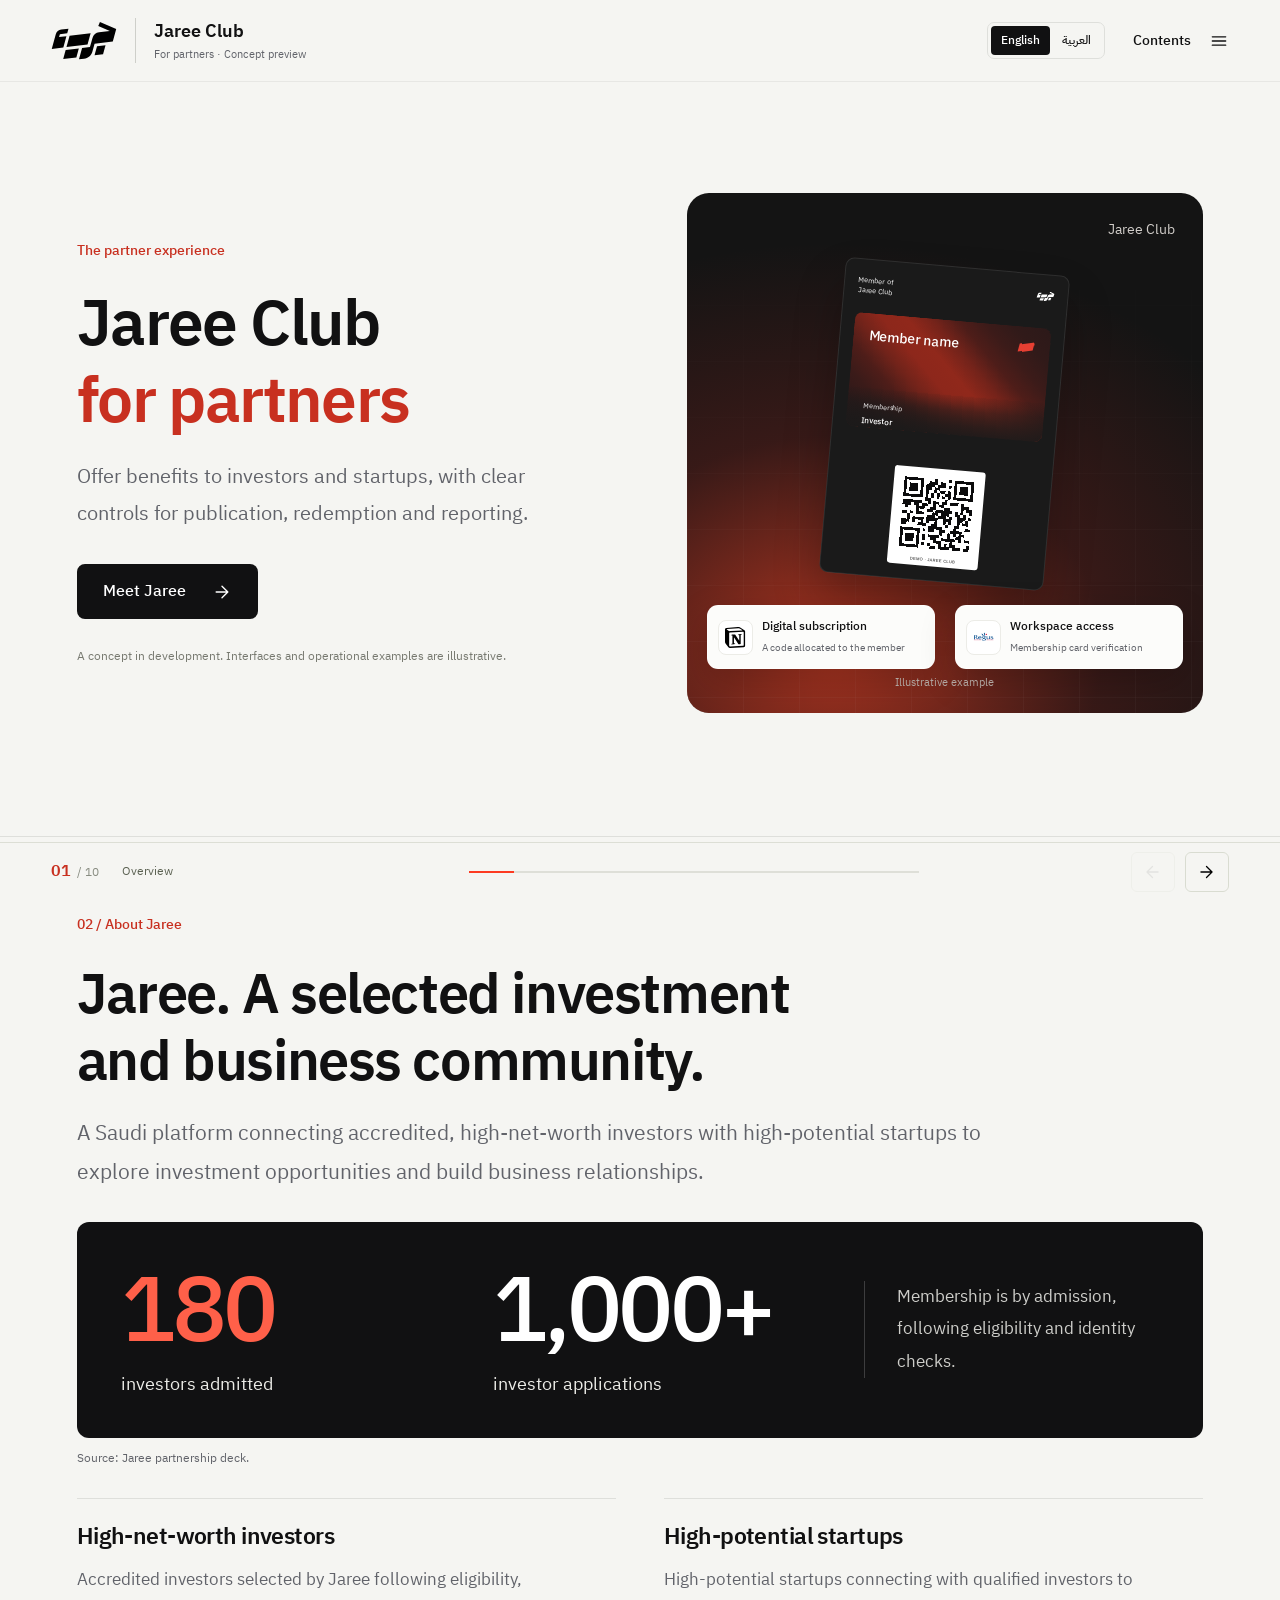
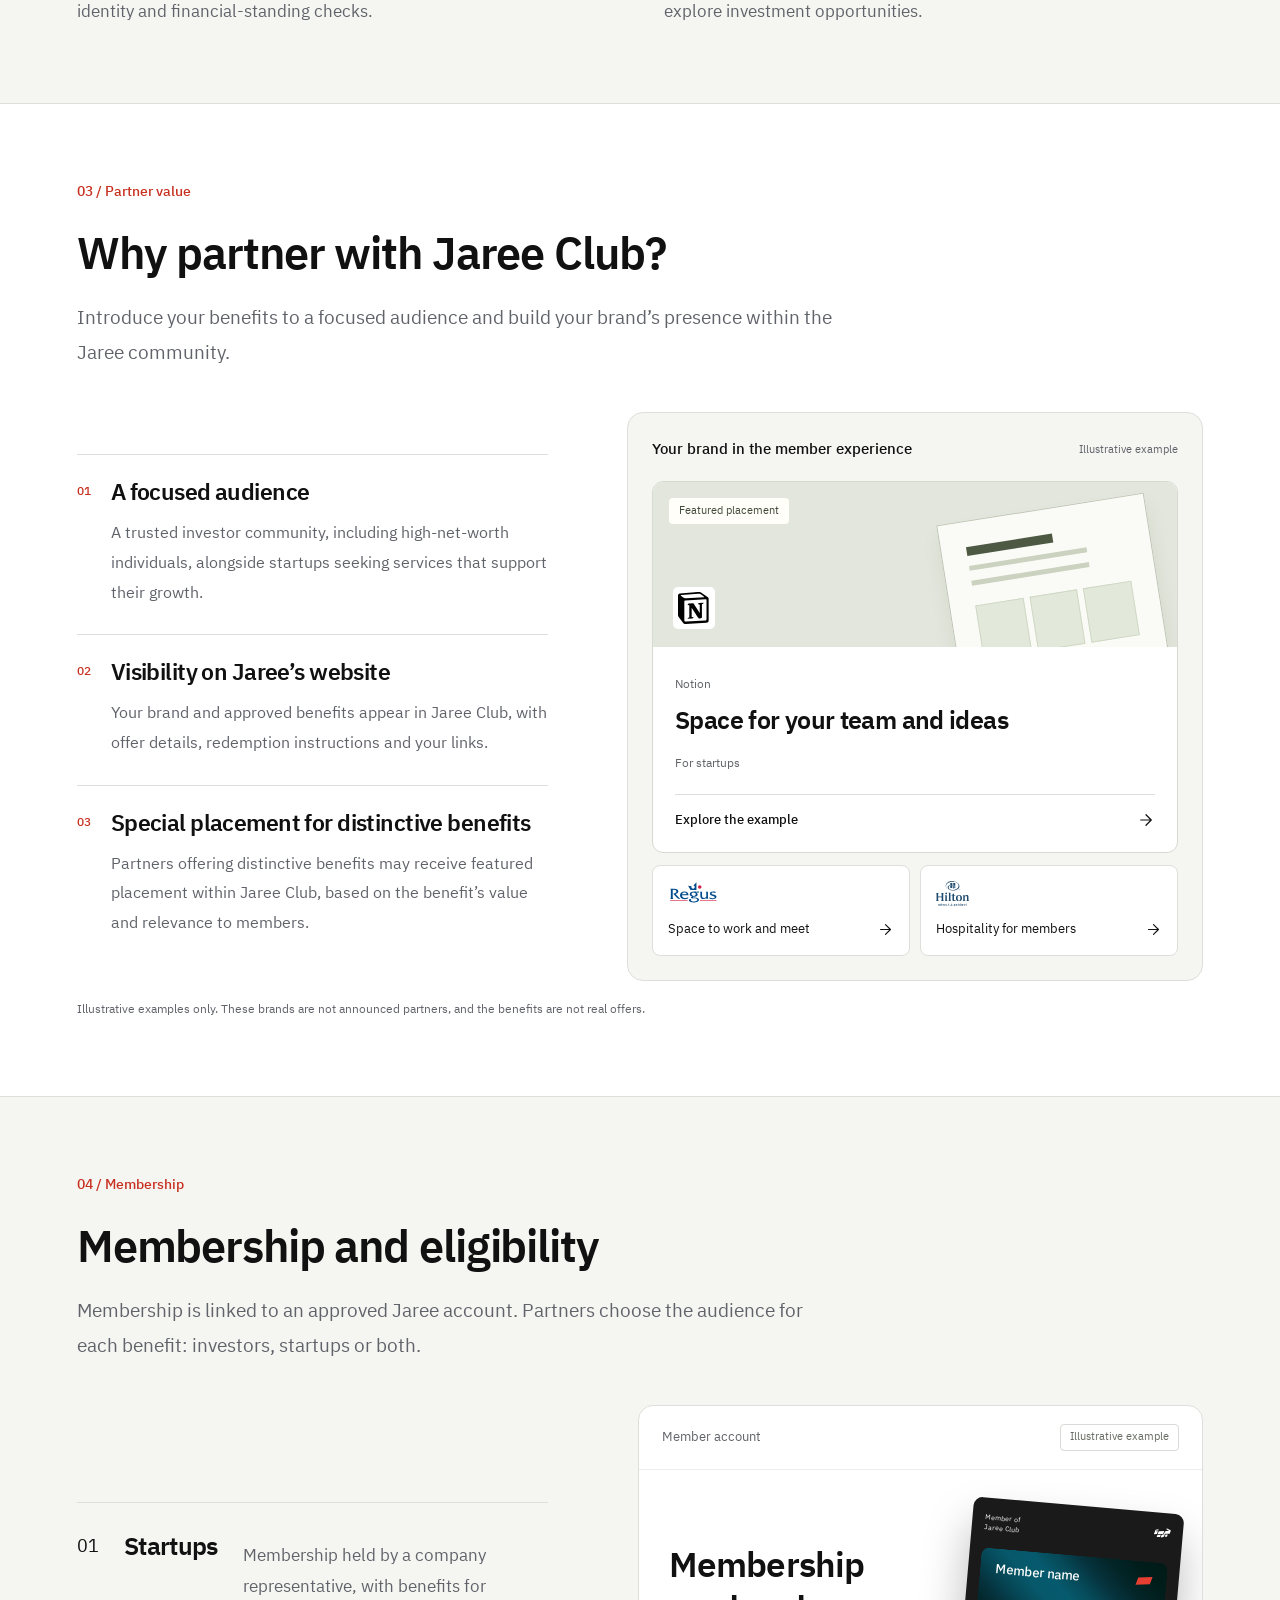
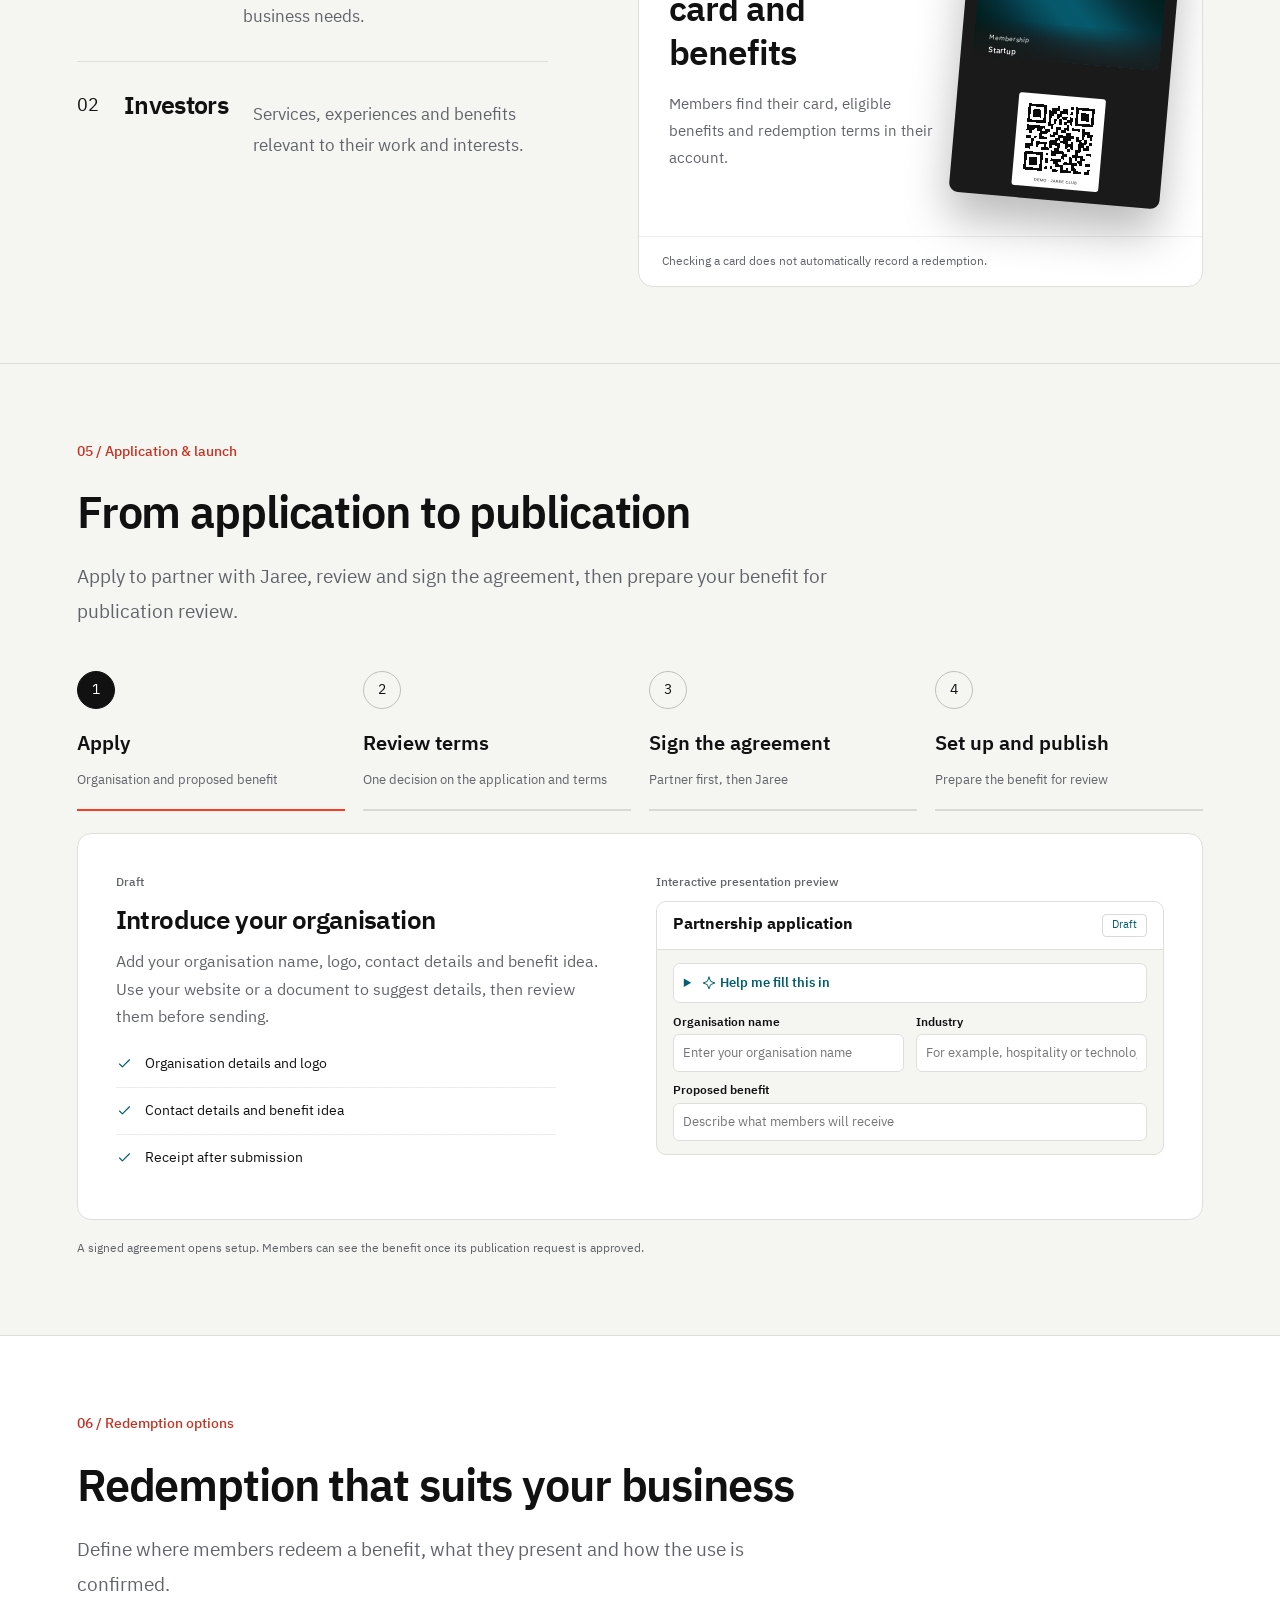
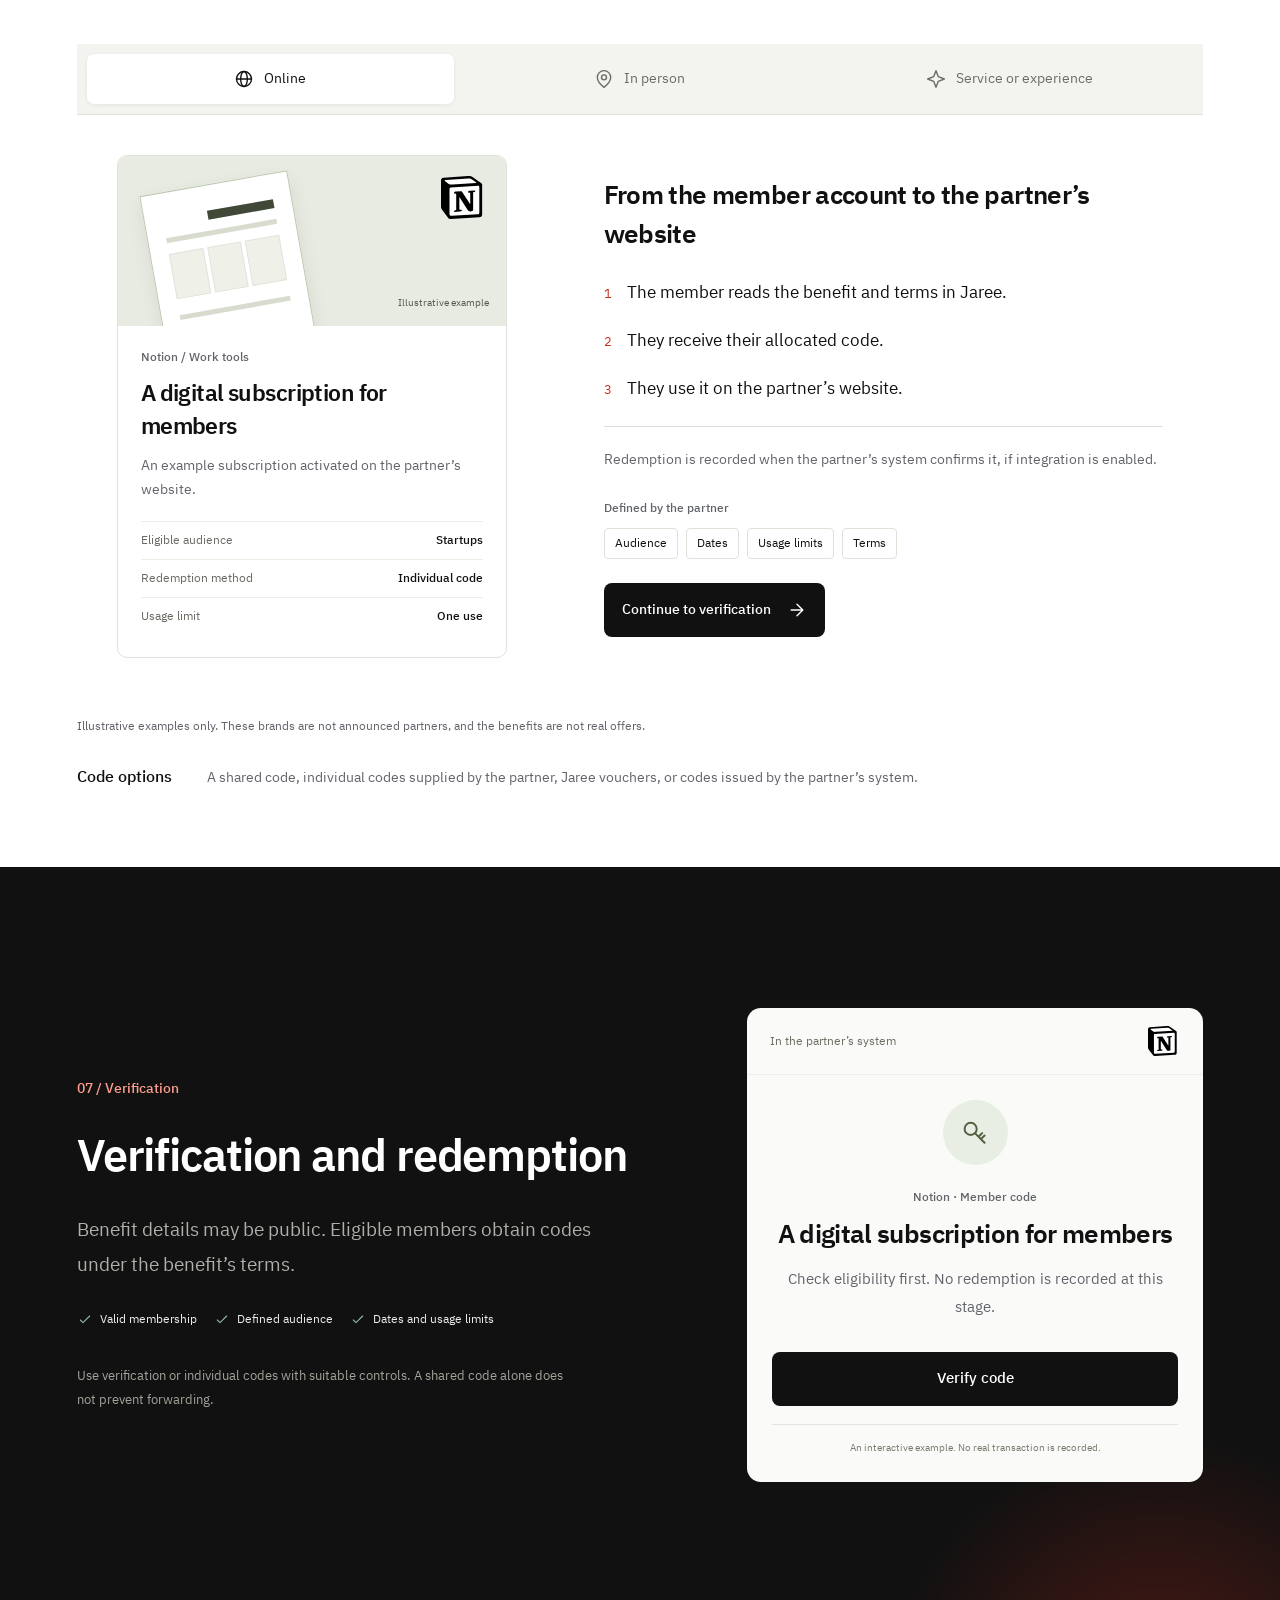
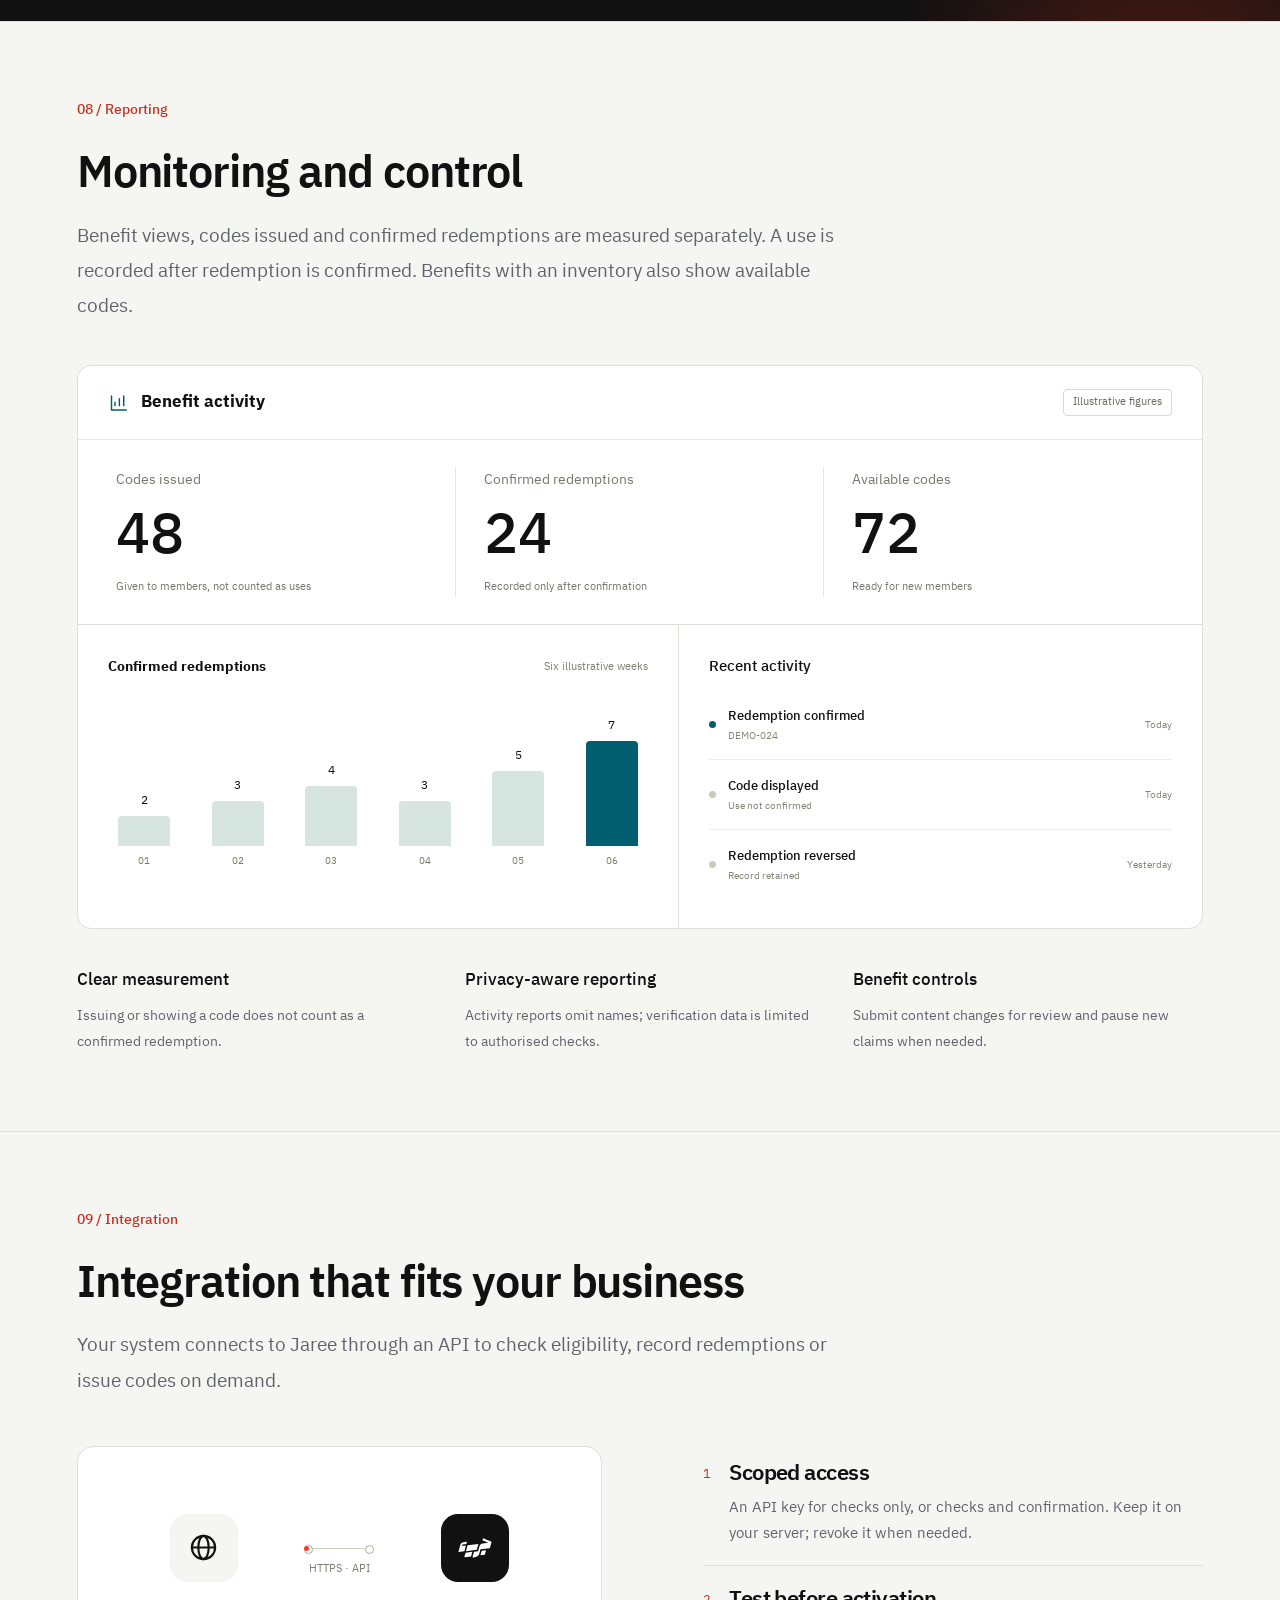
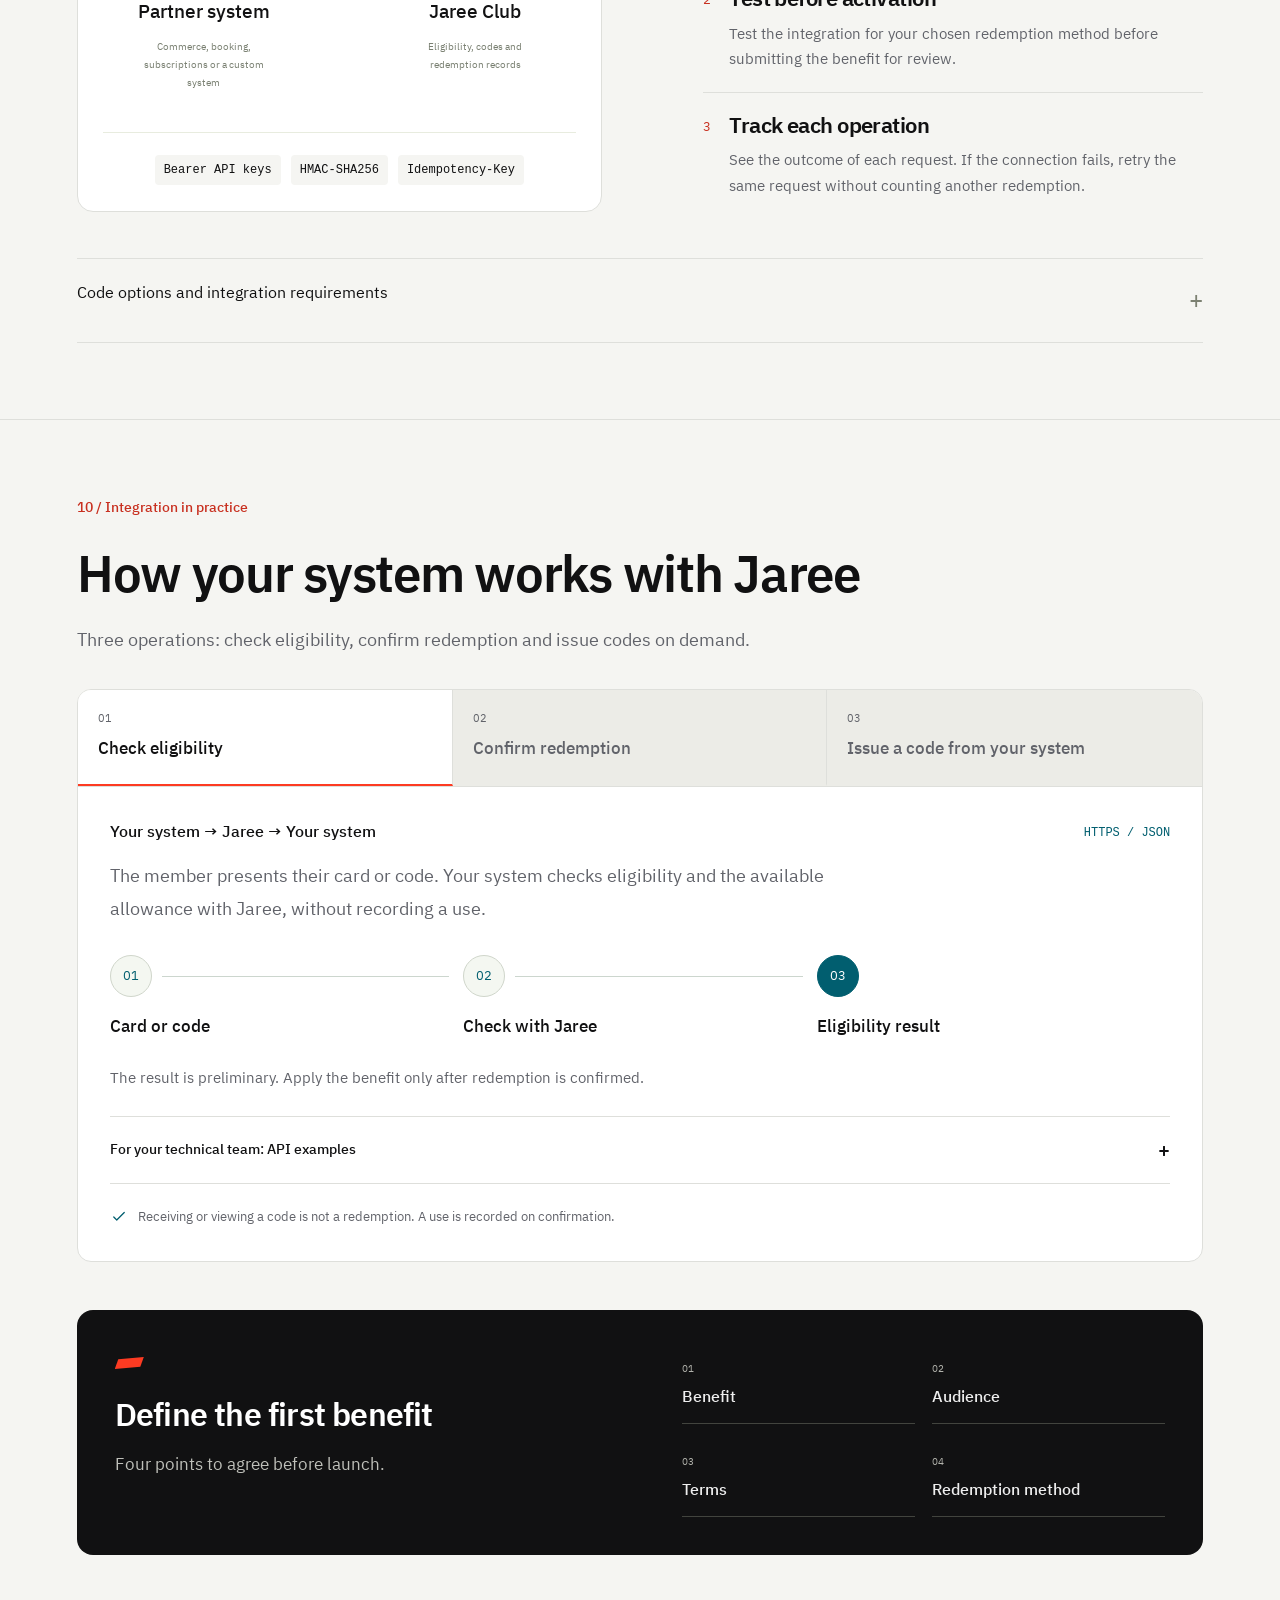
<file: partners-v2/en.html>
<!doctype html>
<html lang="en" dir="ltr">
<head>
<meta charset="utf-8"><meta name="viewport" content="width=device-width, initial-scale=1">
<meta name="theme-color" content="#111112"><meta name="description" content="Explore the Jaree Club partner journey: application, benefit launch, redemption, reporting and integration.">
<title>Jaree Club | Partner experience</title>
<link rel="icon" type="image/svg+xml" href="assets/jaree.svg">
<link rel="alternate" hreflang="ar" href="index.html"><link rel="alternate" hreflang="en" href="en.html">
<link rel="stylesheet" href="assets/fonts.css"><link rel="stylesheet" href="style.css?v=6192facc7d9f">
<script src="app.js?v=a45c8dab3dc6" defer></script>
</head><body>
<a class="skip-link" href="#main">Skip to content</a>
<svg class="icon-library" xmlns="http://www.w3.org/2000/svg" aria-hidden="true"><defs>
  <symbol id="i-arrow" viewBox="0 0 24 24"><path d="M19 12H5m7-7-7 7 7 7"/></symbol>
  <symbol id="i-check" viewBox="0 0 24 24"><path d="m5 12 4 4L19 6"/></symbol>
  <symbol id="i-card" viewBox="0 0 24 24"><rect x="3" y="4" width="18" height="16" rx="3"/><path d="M7 9h4m-4 4h6m3-4h1m-1 4h1"/></symbol>
  <symbol id="i-cube" viewBox="0 0 24 24"><path d="m12 3 9 5v9l-9 5-9-5V8l9-5Zm0 10v9M3 8l9 5 9-5M7.5 5.5l9 5"/></symbol>
  <symbol id="i-code" viewBox="0 0 24 24"><path d="m7 7-5 5 5 5m10-10 5 5-5 5M14 4l-4 16"/></symbol>
  <symbol id="i-key" viewBox="0 0 24 24"><circle cx="8" cy="9" r="5"/><path d="m11.5 12.5 8 8m-3-3 3-3m-5 1 3-3"/></symbol>
  <symbol id="i-shield" viewBox="0 0 24 24"><path d="m12 3 8 3v6c0 5-8 9-8 9s-8-4-8-9V6l8-3Z"/><path d="m8 12 3 3 5-6"/></symbol>
  <symbol id="i-chart" viewBox="0 0 24 24"><path d="M4 4v16h17M8 15v-4m5 4V7m5 8V4"/></symbol>
  <symbol id="i-link" viewBox="0 0 24 24"><path d="m10 14 4-4m-6 6-2 2a4 4 0 0 1-6-6l5-5a4 4 0 0 1 6 0m2 2 2-2a4 4 0 0 1 6 6l-5 5a4 4 0 0 1-6 0" transform="translate(1 -1)"/></symbol>
  <symbol id="i-pause" viewBox="0 0 24 24"><path d="M8 5v14M16 5v14"/></symbol>
  <symbol id="i-play" viewBox="0 0 24 24"><path d="M8 5.5v13l10-6.5-10-6.5Z"/></symbol>
  <symbol id="i-menu" viewBox="0 0 24 24"><path d="M4 7h16M4 12h16M4 17h16"/></symbol>
  <symbol id="i-expand" viewBox="0 0 24 24"><path d="M8 3H3v5m13-5h5v5M3 16v5h5m13-5v5h-5"/></symbol>
  <symbol id="i-globe" viewBox="0 0 24 24"><circle cx="12" cy="12" r="9"/><ellipse cx="12" cy="12" rx="4" ry="9"/><path d="M3 12h18"/></symbol>
  <symbol id="i-place" viewBox="0 0 24 24"><path d="M20 10c0 6-8 12-8 12S4 16 4 10a8 8 0 1 1 16 0Z"/><circle cx="12" cy="10" r="3"/></symbol>
  <symbol id="i-spark" viewBox="0 0 24 24"><path d="m12 2 2.8 7.2L22 12l-7.2 2.8L12 22l-2.8-7.2L2 12l7.2-2.8L12 2Z"/></symbol>
</defs></svg>
<header class="site-header">
<a class="wordmark" href="#intro" aria-label="Presentation home"><img src="assets/jaree.svg" alt="Jaree Club" width="66" height="38"><span>Jaree Club<small>For partners · Concept preview</small></span></a>
<div class="header-tools">
<div class="language-group" aria-label="Language"><span class="language-current" lang="en" aria-current="true">English</span><a id="language-switch" class="language-switch" href="index.html" lang="ar" dir="rtl">العربية</a></div>
<details class="chapter-menu"><summary aria-label="Contents"><span class="menu-word">Contents</span><svg class="menu-icon" aria-hidden="true"><use href="#i-menu"/></svg></summary><div class="menu-panel"><nav aria-label="Contents"><a href="#intro"><b>01</b><span>Overview</span></a><a href="#about"><b>02</b><span>About Jaree</span></a><a href="#value"><b>03</b><span>Partner value</span></a><a href="#members"><b>04</b><span>Membership</span></a><a href="#join"><b>05</b><span>Application &amp; launch</span></a><a href="#benefit"><b>06</b><span>Redemption options</span></a><a href="#trust"><b>07</b><span>Verification</span></a><a href="#insights"><b>08</b><span>Reporting</span></a><a href="#connect"><b>09</b><span>Integration</span></a><a href="#scenarios"><b>10</b><span>Integration in practice</span></a></nav><div class="menu-options">
<button id="motion-toggle" aria-label="Pause motion" aria-pressed="false"><svg class="" aria-hidden="true"><use href="#i-pause"/></svg><span id="motion-label">Pause motion</span></button>
<button class="fullscreen-control" id="fullscreen" aria-label="Full screen"><svg class="" aria-hidden="true"><use href="#i-expand"/></svg><span id="fullscreen-label">Full screen</span></button>
<a href="Jaree-Club-Partners-EN.pdf" class="pdf-download"><svg class="" aria-hidden="true"><use href="#i-arrow"/></svg><span>PDF edition</span></a>
</div></div></details>
</div></header>
<main id="main">
<section class="chapter hero" id="intro" data-title="Overview" aria-labelledby="intro-title">
<div class="hero-copy reveal"><p class="eyebrow">The partner experience</p><h1 id="intro-title">Jaree Club<br><span>for partners</span></h1><p class="lead">Offer benefits to investors and startups, with clear controls for publication, redemption and reporting.</p><a class="button primary" href="#about">Meet Jaree<svg class="" aria-hidden="true"><use href="#i-arrow"/></svg></a><p class="concept-note">A concept in development. Interfaces and operational examples are illustrative.</p></div>
<div class="hero-art reveal"><div class="art-grid"></div><div class="red-light"></div><div class="art-label">Jaree Club</div><div class="membership-card hero-card">
      <div class="card-top"><div>Member of<br><b>Jaree Club</b></div><img src="assets/jaree-white.svg" alt=""></div>
      <div class="card-color "><strong>Member name</strong><span>Membership<b>Investor</b></span></div>
      <div class="card-qr"><img src="assets/qr.svg" alt=""><small>DEMO · JAREE CLUB</small></div>
    </div>
<div class="floating-benefit notion-float"><span class="logo-tile"><img src="assets/notion.svg" alt="Notion"></span><div><b>Digital subscription</b><small>A code allocated to the member</small></div></div>
<div class="floating-benefit regus-float"><span class="logo-tile"><img src="assets/regus.svg" alt="Regus"></span><div><b>Workspace access</b><small>Membership card verification</small></div></div>
<span class="art-foot">Illustrative example</span></div></section>
<section class="chapter about" id="about" data-title="About Jaree" aria-labelledby="about-title">
<div class="section-heading reveal"><p class="eyebrow">02 / About Jaree</p><h2 id="about-title">Jaree. A selected investment and business community.</h2><p class="lead">A Saudi platform connecting accredited, high-net-worth investors with high-potential startups to explore investment opportunities and build business relationships.</p></div><div class="about-proof reveal"><div class="admission-figures"><div class="admission-stat"><strong dir="ltr">180</strong><span>investors admitted</span></div><div class="admission-stat"><strong dir="ltr">1,000+</strong><span>investor applications</span></div><p class="admission-selection">Membership is by admission, following eligibility and identity checks.</p></div><p class="source-note">Source: Jaree partnership deck.</p></div><div class="about-audiences reveal"><article><h3>High-net-worth investors</h3><p>Accredited investors selected by Jaree following eligibility, identity and financial-standing checks.</p></article><article><h3>High-potential startups</h3><p>High-potential startups connecting with qualified investors to explore investment opportunities.</p></article></div></section>
<section class="chapter partner-value" id="value" data-title="Partner value" aria-labelledby="value-title">
<div class="section-heading reveal"><p class="eyebrow">03 / Partner value</p><h2 id="value-title">Why partner with Jaree Club?</h2><p class="lead">Introduce your benefits to a focused audience and build your brand’s presence within the Jaree community.</p></div><div class="value-layout reveal"><div class="partner-value-grid"><article><span class="value-number">01</span><div><h3>A focused audience</h3><p>A trusted investor community, including high-net-worth individuals, alongside startups seeking services that support their growth.</p></div></article><article><span class="value-number">02</span><div><h3>Visibility on Jaree’s website</h3><p>Your brand and approved benefits appear in Jaree Club, with offer details, redemption instructions and your links.</p></div></article><article><span class="value-number">03</span><div><h3>Special placement for distinctive benefits</h3><p>Partners offering distinctive benefits may receive featured placement within Jaree Club, based on the benefit’s value and relevance to members.</p></div></article></div>
<div class="brand-showcase"><div class="showcase-top"><b>Your brand in the member experience</b><span>Illustrative example</span></div><a class="featured-brand" href="#benefit" data-showcase="digital"><div class="featured-art"><div class="showcase-notebook"><i></i><i></i><i></i><div><span></span><span></span><span></span></div></div><img src="assets/notion.svg" alt="Notion"><span class="featured-tag">Featured placement</span></div><div class="featured-copy"><span>Notion</span><h3>Space for your team and ideas</h3><small>For startups</small><b>Explore the example<svg class="" aria-hidden="true"><use href="#i-arrow"/></svg></b></div></a><div class="secondary-brands"><a href="#benefit" data-showcase="venue"><img src="assets/regus.svg" alt="Regus"><span>Space to work and meet</span><svg class="" aria-hidden="true"><use href="#i-arrow"/></svg></a><a href="#benefit" data-showcase="experience"><img src="assets/hilton.svg" alt="Hilton"><span>Hospitality for members</span><svg class="" aria-hidden="true"><use href="#i-arrow"/></svg></a></div></div></div><p class="brand-note">Illustrative examples only. These brands are not announced partners, and the benefits are not real offers.</p></section>
<section class="chapter members" id="members" data-title="Membership" aria-labelledby="members-title">
<div class="section-heading reveal"><p class="eyebrow">04 / Membership</p><h2 id="members-title">Membership and eligibility</h2><p class="lead">Membership is linked to an approved Jaree account. Partners choose the audience for each benefit: investors, startups or both.</p></div><div class="audience-layout reveal"><div class="audience-list"><article><span>01</span><h3>Startups</h3><p>Membership held by a company representative, with benefits for business needs.</p></article><article><span>02</span><h3>Investors</h3><p>Services, experiences and benefits relevant to their work and interests.</p></article></div><div class="member-window"><div class="window-title"><span>Member account</span><span class="outline-tag">Illustrative example</span></div><div class="member-window-body"><div><h3>Membership card and benefits</h3><p>Members find their card, eligible benefits and redemption terms in their account.</p></div><div class="membership-card small-card">
      <div class="card-top"><div>Member of<br><b>Jaree Club</b></div><img src="assets/jaree-white.svg" alt=""></div>
      <div class="card-color teal"><strong>Member name</strong><span>Membership<b>Startup</b></span></div>
      <div class="card-qr"><img src="assets/qr.svg" alt=""><small>DEMO · JAREE CLUB</small></div>
    </div></div><div class="member-window-foot">Checking a card does not automatically record a redemption.</div></div></div></section>
<section class="chapter join" id="join" data-title="Application &amp; launch" aria-labelledby="join-title">
<div class="section-heading reveal"><p class="eyebrow">05 / Application &amp; launch</p><h2 id="join-title">From application to publication</h2><p class="lead">Apply to partner with Jaree, review and sign the agreement, then prepare your benefit for publication review.</p></div><ol class="journey reveal" role="tablist" aria-label="Application and launch steps"><li role="presentation"><button type="button" class="journey-stage" data-stage="0" id="stage-tab-0" role="tab" aria-selected="true" aria-controls="stage-panel-0" tabindex="0"><span class="step-number" aria-hidden="true">1</span><strong>Apply</strong><span>Organisation and proposed benefit</span></button></li><li role="presentation"><button type="button" class="journey-stage" data-stage="1" id="stage-tab-1" role="tab" aria-selected="false" aria-controls="stage-panel-1" tabindex="-1"><span class="step-number" aria-hidden="true">2</span><strong>Review terms</strong><span>One decision on the application and terms</span></button></li><li role="presentation"><button type="button" class="journey-stage" data-stage="2" id="stage-tab-2" role="tab" aria-selected="false" aria-controls="stage-panel-2" tabindex="-1"><span class="step-number" aria-hidden="true">3</span><strong>Sign the agreement</strong><span>Partner first, then Jaree</span></button></li><li role="presentation"><button type="button" class="journey-stage" data-stage="3" id="stage-tab-3" role="tab" aria-selected="false" aria-controls="stage-panel-3" tabindex="-1"><span class="step-number" aria-hidden="true">4</span><strong>Set up and publish</strong><span>Prepare the benefit for review</span></button></li></ol>
<div class="journey-panels"><div class="stage-panel" id="stage-panel-0" role="tabpanel" aria-labelledby="stage-tab-0" tabindex="0">
  <div class="stage-copy"><span class="small-label">Draft</span><h3>Introduce your organisation</h3><p>Add your organisation name, logo, contact details and benefit idea. Use your website or a document to suggest details, then review them before sending.</p></div>
  <div class="stage-example"><span class="small-label">Interactive presentation preview</span><div class="journey-model">
  <header class="journey-model-head"><h4>Partnership application</h4><span class="outline-tag">Draft</span></header>
  <div class="journey-model-body"><div id="application-model">
<details class="model-disclosure model-assist"><summary><svg class="" aria-hidden="true"><use href="#i-spark"/></svg>Help me fill this in</summary>
<div class="model-suggestions"><b>Suggestions from a sample company profile</b><p>Choose what to apply. You can edit the fields afterwards.</p>
<label><input type="checkbox" data-application-suggestion checked><span><small>Organisation name</small><b>Ofuq Workspace</b></span></label><label><input type="checkbox" data-application-suggestion checked><span><small>Industry</small><b>Coworking</b></span></label><label><input type="checkbox" data-application-suggestion checked><span><small>Proposed benefit</small><b>One free coworking day each month</b></span></label><button type="button" class="button primary" id="apply-application-suggestions">Apply suggestions</button></div></details>
<p class="model-status" id="application-model-status" role="status"></p>
<div class="model-fields"><label>Organisation name<input type="text" data-application-field maxlength="160" placeholder="Enter your organisation name"></label><label>Industry<input type="text" data-application-field maxlength="160" placeholder="For example, hospitality or technology"></label><label>Proposed benefit<input type="text" data-application-field maxlength="160" placeholder="Describe what members will receive"></label></div>
</div></div>
</div></div>
  <ul class="stage-checks"><li><svg class="" aria-hidden="true"><use href="#i-check"/></svg><span>Organisation details and logo</span></li><li><svg class="" aria-hidden="true"><use href="#i-check"/></svg><span>Contact details and benefit idea</span></li><li><svg class="" aria-hidden="true"><use href="#i-check"/></svg><span>Receipt after submission</span></li></ul>
</div><div class="stage-panel" id="stage-panel-1" role="tabpanel" aria-labelledby="stage-tab-1" tabindex="0" hidden>
  <div class="stage-copy"><span class="small-label">In review</span><h3>Agree the terms with Jaree</h3><p>Accept the terms as written or propose additions, edits or removals in the same application. Jaree reviews the proposals. You may be asked to confirm the resulting terms before the agreement is prepared.</p></div>
  <div class="stage-example"><span class="small-label">Interactive presentation preview</span><div class="journey-model">
  <header class="journey-model-head"><h4>Terms review</h4><span class="outline-tag">Accepted by Jaree</span></header>
  <div class="journey-model-body"><p class="model-caption">Example clause amendment</p>
<div class="model-agreed"><small>Agreed wording</small><b>The benefit applies at the Riyadh location with a reservation.</b></div>
<details class="model-disclosure"><summary>Compare with the earlier wording</summary><p>The benefit applies at all locations.</p></details>
<p class="model-note">Confirm the terms to prepare the agreement for signing.</p></div>
</div></div>
  <ul class="stage-checks"><li><svg class="" aria-hidden="true"><use href="#i-check"/></svg><span>Proposals stay with the application</span></li><li><svg class="" aria-hidden="true"><use href="#i-check"/></svg><span>One decision from Jaree</span></li><li><svg class="" aria-hidden="true"><use href="#i-check"/></svg><span>Confirm the final terms when needed</span></li></ul>
</div><div class="stage-panel" id="stage-panel-2" role="tabpanel" aria-labelledby="stage-tab-2" tabindex="0" hidden>
  <div class="stage-copy"><span class="small-label">Agreement</span><h3>Sign the same agreement</h3><p>Review the prepared agreement and sign in the platform. Jaree’s authorised representative reviews and signs the same version. Both parties can download the final signed agreement.</p></div>
  <div class="stage-example"><span class="small-label">Interactive presentation preview</span><div class="signature-demo" id="signature-demo">
<h4>Try signing the agreement</h4>
<p class="signature-help">Draw in the box with your finger, pen or mouse. Your signature stays in this demo and is never sent.</p>
<div class="signature-paper"><canvas width="880" height="270" aria-label="Signature drawing area"></canvas><span aria-hidden="true">Draw here</span></div>
<div class="signature-tools"><button type="button" data-sign-action="sample">Use a sample signature</button><button type="button" data-sign-action="clear" disabled>Clear</button></div>
<p class="signature-status" role="status"></p>
<div class="signature-actions"><button type="button" class="button primary" data-sign-action="sign" disabled>Confirm partner signature</button><button type="button" class="button primary" data-sign-action="countersign" hidden>Simulate Jaree signing</button><button type="button" class="button secondary" data-sign-action="reset" hidden>Start over</button></div>
</div></div>
  <ul class="stage-checks"><li><svg class="" aria-hidden="true"><use href="#i-check"/></svg><span>Hand-drawn signatures in the agreement</span></li><li><svg class="" aria-hidden="true"><use href="#i-check"/></svg><span>Jaree signs the same version</span></li><li><svg class="" aria-hidden="true"><use href="#i-check"/></svg><span>One final PDF for both parties</span></li></ul>
</div><div class="stage-panel" id="stage-panel-3" role="tabpanel" aria-labelledby="stage-tab-3" tabindex="0" hidden>
  <div class="stage-copy"><span class="small-label">Benefit setup</span><h3>Prepare your first benefit</h3><p>Once the agreement is complete, prepare your profile, benefit and redemption method. Preview what members will see and submit it for publication review. A current, already signed agreement also opens setup once Jaree verifies it.</p></div>
  <div class="stage-example"><span class="small-label">Interactive presentation preview</span><div class="journey-model">
  <header class="journey-model-head"><h4>Benefit editor</h4><span class="outline-tag">Before publication</span></header>
  <div class="journey-model-body"><dl class="model-benefit-fields"><div><dt>Agreed offer</dt><dd>One free coworking day each month</dd></div>
<div><dt>Eligible members</dt><dd>For investors and startups</dd></div>
<div><dt>Where to use it</dt><dd>Riyadh location</dd></div></dl>
<details class="model-disclosure"><summary>Preview what members see</summary><div class="model-member"><span class="model-member-icon"><svg class="" aria-hidden="true"><use href="#i-place"/></svg></span><div><small>Ofuq Workspace</small><b>One free coworking day each month</b><p>Book your visit and show your Club card when you arrive.</p></div></div></details>
<p class="model-note">Send the benefit to Jaree for review before publication.</p></div>
</div></div>
  <ul class="stage-checks"><li><svg class="" aria-hidden="true"><use href="#i-check"/></svg><span>Preview what members will see</span></li><li><svg class="" aria-hidden="true"><use href="#i-check"/></svg><span>Configure verification or integration as needed</span></li><li><svg class="" aria-hidden="true"><use href="#i-check"/></svg><span>Publish after approval</span></li></ul>
</div></div>
<p class="section-note">A signed agreement opens setup. Members can see the benefit once its publication request is approved.</p>
</section>
<section class="chapter benefit" id="benefit" data-title="Redemption options" aria-labelledby="benefit-title">
<div class="section-heading reveal"><p class="eyebrow">06 / Redemption options</p><h2 id="benefit-title">Redemption that suits your business</h2><p class="lead">Define where members redeem a benefit, what they present and how the use is confirmed.</p></div><div class="benefit-selector reveal"><div class="method-tabs" role="tablist" aria-label="Redemption that suits your business"><button role="tab" id="tab-digital" data-method="digital" aria-controls="method-panel" aria-selected="true" tabindex="0"><svg class="" aria-hidden="true"><use href="#i-globe"/></svg><span>Online</span></button><button role="tab" id="tab-venue" data-method="venue" aria-controls="method-panel" aria-selected="false" tabindex="-1"><svg class="" aria-hidden="true"><use href="#i-place"/></svg><span>In person</span></button><button role="tab" id="tab-experience" data-method="experience" aria-controls="method-panel" aria-selected="false" tabindex="-1"><svg class="" aria-hidden="true"><use href="#i-spark"/></svg><span>Service or experience</span></button></div><div class="method-content" id="method-panel" role="tabpanel" aria-labelledby="tab-digital"><article class="offer-preview"><div class="offer-cover"><img id="offer-logo" src="assets/notion.svg" alt="Notion"><div class="notion-graphic" id="offer-graphic"><div class="note-sheet"><span></span><span></span><div><i></i><i></i><i></i></div><span></span></div></div><span class="cover-label">Illustrative example</span></div><div class="offer-body"><span class="small-label" id="offer-brand">Notion / Work tools</span><h3 id="offer-title">A digital subscription for members</h3><p id="offer-body">An example subscription activated on the partner’s website.</p><dl><div><dt>Eligible audience</dt><dd id="offer-audience">Startups</dd></div><div><dt>Redemption method</dt><dd id="offer-method">Individual code</dd></div><div><dt>Usage limit</dt><dd id="offer-limit">One use</dd></div></dl></div></article><div class="method-explanation"><h3 id="method-heading">From the member account to the partner’s website</h3><ol id="method-steps"><li><span>1</span>The member reads the benefit and terms in Jaree.</li><li><span>2</span>They receive their allocated code.</li><li><span>3</span>They use it on the partner’s website.</li></ol><p class="method-note" id="method-note">Redemption is recorded when the partner’s system confirms it, if integration is enabled.</p><div class="your-controls"><span class="small-label">Defined by the partner</span><div><span>Audience</span><span>Dates</span><span>Usage limits</span><span>Terms</span></div></div><a class="button primary flow-link" href="#trust">Continue to verification<svg class="" aria-hidden="true"><use href="#i-arrow"/></svg></a></div></div></div>
<p class="brand-note">Illustrative examples only. These brands are not announced partners, and the benefits are not real offers.</p><div class="code-options"><b>Code options</b><p>A shared code, individual codes supplied by the partner, Jaree vouchers, or codes issued by the partner’s system.</p></div></section>
<section class="chapter trust" id="trust" data-title="Verification" aria-labelledby="trust-title">
<div class="trust-copy reveal"><p class="eyebrow light">07 / Verification</p><h2 id="trust-title">Verification and redemption</h2><p class="lead">Benefit details may be public. Eligible members obtain codes under the benefit’s terms.</p><div class="trust-rules"><span><svg class="" aria-hidden="true"><use href="#i-check"/></svg>Valid membership</span><span><svg class="" aria-hidden="true"><use href="#i-check"/></svg>Defined audience</span><span><svg class="" aria-hidden="true"><use href="#i-check"/></svg>Dates and usage limits</span></div><p class="trust-footnote">Use verification or individual codes with suitable controls. A shared code alone does not prevent forwarding.</p></div>
<div class="verification-demo reveal" role="region" aria-label="Redemption example"><div class="window-title"><span id="verification-place">In the partner’s system</span><img id="verification-logo" src="assets/notion.svg" alt="Notion"></div><div class="verification-content"><div class="verification-state" id="verification-state" aria-live="polite" aria-atomic="true"><div class="verification-symbol"><svg class="" aria-hidden="true"><use href="#i-key"/></svg></div><span class="small-label" id="verification-token">Member code</span><h3 id="verification-title">A digital subscription for members</h3><p id="verification-body">Check eligibility first. No redemption is recorded at this stage.</p><div class="verification-detail" id="verification-detail" hidden></div></div><div class="verification-action"><button class="button primary" id="verify-button">Verify code<svg class="" aria-hidden="true"><use href="#i-arrow"/></svg></button><a class="button primary" id="activity-link" href="#insights" hidden>View the activity record<svg class="" aria-hidden="true"><use href="#i-arrow"/></svg></a><button class="text-button" id="repeat-button" hidden>Repeat confirmation request</button><button class="text-button" id="verify-reset" hidden>Restart the example</button></div><div class="demo-only">An interactive example. No real transaction is recorded.</div></div></div>
</section>
<section class="chapter insights" id="insights" data-title="Reporting" aria-labelledby="insights-title">
<div class="section-heading reveal"><p class="eyebrow">08 / Reporting</p><h2 id="insights-title">Monitoring and control</h2><p class="lead">Benefit views, codes issued and confirmed redemptions are measured separately. A use is recorded after redemption is confirmed. Benefits with an inventory also show available codes.</p></div><div class="dashboard-preview reveal"><div class="dashboard-header"><div><svg class="" aria-hidden="true"><use href="#i-chart"/></svg><b>Benefit activity</b></div><span class="outline-tag">Illustrative figures</span></div><div class="metrics"><div><span>Codes issued</span><strong id="metric-0">48</strong><small>Given to members, not counted as uses</small></div><div><span>Confirmed redemptions</span><strong id="metric-1">24</strong><small>Recorded only after confirmation</small></div><div><span>Available codes</span><strong id="metric-2">72</strong><small>Ready for new members</small></div></div><div class="dashboard-lower"><div class="chart-area"><div class="chart-title"><b>Confirmed redemptions</b><span>Six illustrative weeks</span></div><div class="bar-chart" role="img" aria-label="Confirmed redemptions: 2, 3, 4, 3, 5, 7"><div><span id="bar-value-0">2</span><i id="bar-0" style="--bar:25.0%"></i><small>01</small></div><div><span id="bar-value-1">3</span><i id="bar-1" style="--bar:37.5%"></i><small>02</small></div><div><span id="bar-value-2">4</span><i id="bar-2" style="--bar:50.0%"></i><small>03</small></div><div><span id="bar-value-3">3</span><i id="bar-3" style="--bar:37.5%"></i><small>04</small></div><div><span id="bar-value-4">5</span><i id="bar-4" style="--bar:62.5%"></i><small>05</small></div><div><span id="bar-value-5">7</span><i id="bar-5" style="--bar:87.5%"></i><small>06</small></div></div></div><div class="activity-example"><b>Recent activity</b><div class="activity-row new-activity" id="new-activity" hidden><span class="event-dot"></span><div><b id="new-activity-title">Redemption confirmed</b><small id="new-activity-detail"></small></div><span>Today</span></div><div class="activity-row"><span class="event-dot "></span><div><b>Redemption confirmed</b><small><bdi>DEMO-024</bdi></small></div><span>Today</span></div><div class="activity-row"><span class="event-dot neutral-dot"></span><div><b>Code displayed</b><small><bdi>Use not confirmed</bdi></small></div><span>Today</span></div><div class="activity-row"><span class="event-dot neutral-dot"></span><div><b>Redemption reversed</b><small><bdi>Record retained</bdi></small></div><span>Yesterday</span></div></div></div></div>
<div class="insight-principles reveal"><div><b>Clear measurement</b><p>Issuing or showing a code does not count as a confirmed redemption.</p></div><div><b>Privacy-aware reporting</b><p>Activity reports omit names; verification data is limited to authorised checks.</p></div><div><b>Benefit controls</b><p>Submit content changes for review and pause new claims when needed.</p></div></div></section>
<section class="chapter connect" id="connect" data-title="Integration" aria-labelledby="connect-title">
<div class="section-heading reveal"><p class="eyebrow">09 / Integration</p><h2 id="connect-title">Integration that fits your business</h2><p class="lead">Your system connects to Jaree through an API to check eligibility, record redemptions or issue codes on demand.</p></div><div class="connection-layout reveal"><div class="connection-map"><div class="system-node"><span class="system-mark"><svg class="" aria-hidden="true"><use href="#i-globe"/></svg></span><b>Partner system</b><small>Commerce, booking, subscriptions or a custom system</small></div><div class="connection-line" aria-hidden="true"><i></i><span>HTTPS · API</span></div><div class="system-node jaree-node"><img src="assets/jaree-white.svg" alt="Jaree Club"><b>Jaree Club</b><small>Eligibility, codes and redemption records</small></div><div class="connection-functions"><span>Bearer API keys</span><span>HMAC-SHA256</span><span>Idempotency-Key</span></div></div><div class="connection-steps"><article><span>1</span><div><h3>Scoped access</h3><p>An API key for checks only, or checks and confirmation. Keep it on your server; revoke it when needed.</p></div></article><article><span>2</span><div><h3>Test before activation</h3><p>Test the integration for your chosen redemption method before submitting the benefit for review.</p></div></article><article><span>3</span><div><h3>Track each operation</h3><p>See the outcome of each request. If the connection fails, retry the same request without counting another redemption.</p></div></article></div></div>
<details class="technical-detail reveal"><summary>Code options and integration requirements<span aria-hidden="true">+</span></summary><div><p>Upload existing codes by CSV or connect your system to issue them on demand. You can also use Jaree’s verification page without an integration. Setup depends on your system; this presentation does not include ready-made commerce connectors.</p></div></details>
</section>
<section class="chapter scenarios" id="scenarios" data-title="Integration in practice" aria-labelledby="scenarios-title">
<div class="section-heading reveal"><p class="eyebrow">10 / Integration in practice</p><h2 id="scenarios-title">How your system works with Jaree</h2><p class="lead">Three operations: check eligibility, confirm redemption and issue codes on demand.</p></div><div class="scenario-workspace reveal"><div class="scenario-tabs" role="tablist" aria-label="How your system works with Jaree"><button role="tab" id="scenario-tab-verify" data-scenario="verify" aria-selected="true" aria-controls="scenario-panel" tabindex="0"><span>01</span>Check eligibility</button><button role="tab" id="scenario-tab-confirm" data-scenario="confirm" aria-selected="false" aria-controls="scenario-panel" tabindex="-1"><span>02</span>Confirm redemption</button><button role="tab" id="scenario-tab-issue" data-scenario="issue" aria-selected="false" aria-controls="scenario-panel" tabindex="-1"><span>03</span>Issue a code from your system</button></div><div id="scenario-panel" role="tabpanel" aria-labelledby="scenario-tab-verify"><div class="technical-flow-heading"><span id="scenario-direction">Your system → Jaree → Your system</span><span class="transport-label" dir="ltr">HTTPS / JSON</span></div><p id="scenario-body">The member presents their card or code. Your system checks eligibility and the available allowance with Jaree, without recording a use.</p><ol class="scenario-flow" id="scenario-flow"><li><span>01</span><b>Card or code</b></li><li><span>02</span><b>Check with Jaree</b></li><li><span>03</span><b>Eligibility result</b></li></ol><p class="scenario-summary" id="scenario-summary">The result is preliminary. Apply the benefit only after redemption is confirmed.</p><details class="api-disclosure"><summary>For your technical team: API examples<span aria-hidden="true">+</span></summary><div class="api-disclosure-body"><div class="api-base"><span>Jaree API path</span><code dir="ltr">/api/v1/club/partner-api</code></div><div class="api-exchange"><div class="api-request"><span>Request</span><pre dir="ltr"><code id="scenario-request">POST /codes/check
Authorization: Bearer &lt;partner-key&gt;
Content-Type: application/json

{&quot;code&quot;:&quot;EXAMPLE-1001&quot;}</code></pre></div><div class="api-response"><span>Response excerpt</span><pre dir="ltr"><code id="scenario-response">{
  &quot;valid&quot;: true,
  &quot;state&quot;: &quot;LIVE&quot;,
  &quot;benefit&quot;: {
    &quot;unavailable&quot;: null,
    &quot;confirmVia&quot;: &quot;SYSTEM&quot;,
    &quot;allowance&quot;: {&quot;remaining&quot;: 1}
  }
}</code></pre><p id="scenario-outcome">In this example, the benefit is available for confirmation through your system. Apply it only after confirmation succeeds.</p></div></div><p id="scenario-detail">For a card check: POST /cards/check. Jaree vouchers are checked and confirmed through Jaree’s verification page.</p><small class="technical-example-note">Excerpts from the integration under development and testing. Sample values contain no live keys or member data.</small></div></details><p class="scenario-note"><svg class="" aria-hidden="true"><use href="#i-check"/></svg>Receiving or viewing a code is not a redemption. A use is recorded on confirmation.</p></div></div>
<div class="closing-panel reveal"><div><span class="dash"></span><h3>Define the first benefit</h3><p>Four points to agree before launch.</p></div><div class="closing-labels"><span>01 <b>Benefit</b></span><span>02 <b>Audience</b></span><span>03 <b>Terms</b></span><span>04 <b>Redemption method</b></span></div></div></section>
</main><footer class="presentation-controls" aria-label="Contents"><span class="progress-label"><span class="progress-count" dir="ltr"><b id="current-number">01</b> / 10</span><span id="current-title">Overview</span></span><div class="progress-track" aria-hidden="true"><span id="progress-fill"></span></div><div class="chapter-buttons"><button id="previous" aria-label="Previous section" disabled><svg class="reverse" aria-hidden="true"><use href="#i-arrow"/></svg></button><button id="next-chapter" aria-label="Next section"><svg class="" aria-hidden="true"><use href="#i-arrow"/></svg></button></div></footer>
<script type="application/json" id="presentation-copy">{"lang": "en", "dir": "ltr", "title": "Jaree Club | Partner experience", "description": "Explore the Jaree Club partner journey: application, benefit launch, redemption, reporting and integration.", "ui": {"club": "Jaree Club", "partners": "For partners", "concept": "Concept preview", "menu": "Contents", "skip": "Skip to content", "pause": "Pause motion", "play": "Enable motion", "fullscreen": "Full screen", "exitFullscreen": "Exit full screen", "previous": "Previous section", "next": "Next section", "home": "Presentation home", "language": "العربية", "alternate": "index.html", "nextLabel": "Next", "backTop": "Back to the beginning", "example": "Illustrative example", "figures": "Illustrative figures", "brandNote": "Illustrative examples only. These brands are not announced partners, and the benefits are not real offers.", "continue": "Continue the example", "memberName": "Member name", "memberOf": "Member of", "membership": "Membership", "investor": "Investor", "startup": "Startup", "download": "PDF edition", "reducedMotion": "Motion reduced by your device"}, "nav": ["Overview", "About Jaree", "Partner value", "Membership", "Application & launch", "Redemption options", "Verification", "Reporting", "Integration", "Integration in practice"], "intro": {"eyebrow": "The partner experience", "heading": ["Jaree Club", "for partners"], "lead": "Offer benefits to investors and startups, with clear controls for publication, redemption and reporting.", "action": "Meet Jaree", "note": "A concept in development. Interfaces and operational examples are illustrative.", "float1": ["Digital subscription", "A code allocated to the member"], "float2": ["Workspace access", "Membership card verification"]}, "members": {"title": "Membership and eligibility", "lead": "Membership is linked to an approved Jaree account. Partners choose the audience for each benefit: investors, startups or both.", "groups": [["Startups", "Membership held by a company representative, with benefits for business needs."], ["Investors", "Services, experiences and benefits relevant to their work and interests."]], "window": "Member account", "heading": "Membership card and benefits", "body": "Members find their card, eligible benefits and redemption terms in their account.", "foot": "Checking a card does not automatically record a redemption.", "next": "Application and launch"}, "join": {"title": "From application to publication", "lead": "Apply to partner with Jaree, review and sign the agreement, then prepare your benefit for publication review.", "stages": [{"name": "Apply", "summary": "Organisation and proposed benefit", "title": "Introduce your organisation", "body": "Add your organisation name, logo, contact details and benefit idea. Use your website or a document to suggest details, then review them before sending.", "status": "Draft", "rows": ["Organisation details and logo", "Contact details and benefit idea", "Receipt after submission"]}, {"name": "Review terms", "summary": "One decision on the application and terms", "title": "Agree the terms with Jaree", "body": "Accept the terms as written or propose additions, edits or removals in the same application. Jaree reviews the proposals. You may be asked to confirm the resulting terms before the agreement is prepared.", "status": "In review", "rows": ["Proposals stay with the application", "One decision from Jaree", "Confirm the final terms when needed"]}, {"name": "Sign the agreement", "summary": "Partner first, then Jaree", "title": "Sign the same agreement", "body": "Review the prepared agreement and sign in the platform. Jaree’s authorised representative reviews and signs the same version. Both parties can download the final signed agreement.", "status": "Agreement", "rows": ["Hand-drawn signatures in the agreement", "Jaree signs the same version", "One final PDF for both parties"]}, {"name": "Set up and publish", "summary": "Prepare the benefit for review", "title": "Prepare your first benefit", "body": "Once the agreement is complete, prepare your profile, benefit and redemption method. Preview what members will see and submit it for publication review. A current, already signed agreement also opens setup once Jaree verifies it.", "status": "Benefit setup", "rows": ["Preview what members will see", "Configure verification or integration as needed", "Publish after approval"]}], "foot": "A signed agreement opens setup. Members can see the benefit once its publication request is approved.", "next": "Explore redemption options", "handout": ["Add your organisation and benefit idea. Review suggestions from your website or a document.", "Accept the terms or propose additions, edits or removals in the same application.", "The partner signs first, then Jaree signs the same version. Both receive one final PDF.", "A signed or verified existing agreement opens setup. Preview and submit the benefit for publication."], "examples": {"tabs": "Application and launch steps", "label": "Interactive presentation preview", "application": {"title": "Partnership application", "status": "Draft", "fields": [["Organisation name", "Ofuq Workspace"], ["Industry", "Coworking"], ["Proposed benefit", "One free coworking day each month"]], "help": "Help me fill this in", "source": "Suggestions from a sample company profile", "intro": "Choose what to apply. You can edit the fields afterwards.", "apply": "Apply suggestions", "applied": "Your selected fields were filled.", "placeholders": ["Enter your organisation name", "For example, hospitality or technology", "Describe what members will receive"]}, "terms": {"title": "Terms review", "status": "Accepted by Jaree", "clause": "Example clause amendment", "before": "Original wording", "old": "The benefit applies at all locations.", "after": "Agreed wording", "new": "The benefit applies at the Riyadh location with a reservation.", "compare": "Compare with the earlier wording", "next": "Confirm the terms to prepare the agreement for signing."}, "signing": {"title": "Try signing the agreement", "status": "Interactive demo", "help": "Draw in the box with your finger, pen or mouse. Your signature stays in this demo and is never sent.", "pad": "Signature drawing area", "placeholder": "Draw here", "sample": "Use a sample signature", "clear": "Clear", "sign": "Confirm partner signature", "countersign": "Simulate Jaree signing", "reset": "Start over", "waiting": "The partner has signed. Jaree signs the same version next.", "complete": "Demo complete. Both parties signed the same version."}, "benefit": {"title": "Benefit editor", "status": "Before publication", "brand": "Ofuq Workspace", "offer": "One free coworking day each month", "details": "For investors and startups", "action": "Book your visit and show your Club card when you arrive.", "agreed": "Agreed offer", "audience": "Eligible members", "where": "Where to use it", "branch": "Riyadh location", "preview": "Preview what members see", "next": "Send the benefit to Jaree for review before publication."}}}, "benefit": {"title": "Redemption that suits your business", "lead": "Define where members redeem a benefit, what they present and how the use is confirmed.", "tabs": ["Online", "In person", "Service or experience"], "audience": "Eligible audience", "method": "Redemption method", "controls": "Defined by the partner", "controlLabels": ["Audience", "Dates", "Usage limits", "Terms"], "codeTitle": "Code options", "codeBody": "A shared code, individual codes supplied by the partner, Jaree vouchers, or codes issued by the partner’s system.", "action": "Continue to verification", "methods": [{"id": "digital", "brand": "Notion", "category": "Work tools", "title": "A digital subscription for members", "body": "An example subscription activated on the partner’s website.", "audience": "Startups", "method": "Individual code", "heading": "From the member account to the partner’s website", "steps": ["The member reads the benefit and terms in Jaree.", "They receive their allocated code.", "They use it on the partner’s website."], "note": "Redemption is recorded when the partner’s system confirms it, if integration is enabled.", "token": "Member code", "verify": "Verify code", "unit": "One use", "remaining": "0", "remainingLabel": "Remaining uses", "verification": "Valid code and eligible member. No redemption has been recorded.", "place": "In the partner’s system"}, {"id": "venue", "brand": "Regus", "category": "Workspaces", "title": "Two days at a workspace", "body": "An example benefit at locations selected by the partner.", "audience": "Startups", "method": "Membership card", "heading": "Verify at the point of use", "steps": ["The member checks the locations and terms.", "They present their card for an eligibility check.", "Authorised staff confirm the redemption."], "note": "You can start with Jaree’s verification page without a technical integration.", "token": "Membership card", "verify": "Verify membership", "unit": "Two days", "remaining": "1", "remainingLabel": "Days remaining", "verification": "Valid membership and an eligible benefit. Two days remain; no redemption is recorded.", "place": "On Jaree’s verification page"}, {"id": "experience", "brand": "Hilton", "category": "Hospitality and experiences", "title": "A hospitality experience for members", "body": "An example experience subject to the partner’s terms and availability.", "audience": "Investors and startups", "method": "Jaree voucher", "heading": "Present a voucher to redeem", "steps": ["The member checks the experience and booking terms.", "They receive their voucher in Jaree.", "The voucher is checked, then redemption is confirmed."], "note": "Receiving a voucher does not mean it has been redeemed.", "token": "Member voucher", "verify": "Verify voucher", "unit": "One use", "remaining": "0", "remainingLabel": "Remaining uses", "verification": "Valid voucher and eligible member. No redemption has been recorded.", "place": "On Jaree’s verification page"}], "limit": "Usage limit"}, "trust": {"title": "Verification and redemption", "lead": "Benefit details may be public. Eligible members obtain codes under the benefit’s terms.", "rules": ["Valid membership", "Defined audience", "Dates and usage limits"], "note": "Use verification or individual codes with suitable controls. A shared code alone does not prevent forwarding.", "demo": "Redemption example", "initial": "Check eligibility first. No redemption is recorded at this stage.", "eligible": "Eligible to redeem", "confirm": "Confirm redemption", "confirmed": "Redemption recorded", "result": "The remaining allowance and activity record have been updated.", "repeat": "Repeat confirmation request", "repeated": "Already recorded", "repeatNote": "The same result is returned without recording another use.", "reset": "Restart the example", "seeActivity": "View the activity record", "demoNote": "An interactive example. No real transaction is recorded.", "reference": "Reference"}, "insights": {"title": "Monitoring and control", "lead": "Benefit views, codes issued and confirmed redemptions are measured separately. A use is recorded after redemption is confirmed. Benefits with an inventory also show available codes.", "dashboard": "Benefit activity", "metrics": [["Codes issued", "Given to members, not counted as uses"], ["Confirmed redemptions", "Recorded only after confirmation"], ["Available codes", "Ready for new members"]], "chart": "Confirmed redemptions", "period": "Six illustrative weeks", "history": "Recent activity", "today": "Today", "yesterday": "Yesterday", "rows": [["Redemption confirmed", "DEMO-024"], ["Code displayed", "Use not confirmed"], ["Redemption reversed", "Record retained"]], "newRow": "from the example", "principles": [["Clear measurement", "Issuing or showing a code does not count as a confirmed redemption."], ["Privacy-aware reporting", "Activity reports omit names; verification data is limited to authorised checks."], ["Benefit controls", "Submit content changes for review and pause new claims when needed."]], "next": "Explore integration options"}, "connect": {"title": "Integration that fits your business", "lead": "Your system connects to Jaree through an API to check eligibility, record redemptions or issue codes on demand.", "system": "Partner system", "systemNote": "Commerce, booking, subscriptions or a custom system", "clubNote": "Eligibility, codes and redemption records", "optional": "HTTPS · API", "functions": ["Bearer API keys", "HMAC-SHA256", "Idempotency-Key"], "steps": [["Scoped access", "An API key for checks only, or checks and confirmation. Keep it on your server; revoke it when needed."], ["Test before activation", "Test the integration for your chosen redemption method before submitting the benefit for review."], ["Track each operation", "See the outcome of each request. If the connection fails, retry the same request without counting another redemption."]], "detailTitle": "Code options and integration requirements", "detail": "Upload existing codes by CSV or connect your system to issue them on demand. You can also use Jaree’s verification page without an integration. Setup depends on your system; this presentation does not include ready-made commerce connectors.", "closing": "Define the first benefit", "closingBody": "Four points to agree before launch.", "closingLabels": ["Benefit", "Audience", "Terms", "Redemption method"]}, "value": {"title": "Why partner with Jaree Club?", "lead": "Introduce your benefits to a focused audience and build your brand’s presence within the Jaree community.", "items": [["A focused audience", "A trusted investor community, including high-net-worth individuals, alongside startups seeking services that support their growth."], ["Visibility on Jaree’s website", "Your brand and approved benefits appear in Jaree Club, with offer details, redemption instructions and your links."], ["Special placement for distinctive benefits", "Partners offering distinctive benefits may receive featured placement within Jaree Club, based on the benefit’s value and relevance to members."]], "next": "Meet the Jaree Club audience", "showcase": {"title": "Your brand in the member experience", "body": "Your brand appears alongside approved benefits, with content explaining their value and how to redeem them. Standout benefits may receive featured placement.", "featured": "Featured placement", "view": "Explore the example", "notion": "Space for your team and ideas", "regus": "Space to work and meet", "hilton": "Hospitality for members", "audience": "For startups"}}, "about": {"title": "Jaree. A selected investment and business community.", "lead": "A Saudi platform connecting accredited, high-net-worth investors with high-potential startups to explore investment opportunities and build business relationships.", "stats": [["180", "investors admitted"], ["1,000+", "investor applications"]], "selection": "Membership is by admission, following eligibility and identity checks.", "source": "Source: Jaree partnership deck.", "items": [["High-net-worth investors", "Accredited investors selected by Jaree following eligibility, identity and financial-standing checks."], ["High-potential startups", "High-potential startups connecting with qualified investors to explore investment opportunities."]]}, "scenarios": {"title": "How your system works with Jaree", "lead": "Three operations: check eligibility, confirm redemption and issue codes on demand.", "note": "Receiving or viewing a code is not a redemption. A use is recorded on confirmation.", "requestLabel": "Request", "responseLabel": "Response excerpt", "baseLabel": "Jaree API path", "exampleNote": "Excerpts from the integration under development and testing. Sample values contain no live keys or member data.", "items": [{"id": "verify", "title": "Check eligibility", "direction": "Your system → Jaree → Your system", "body": "The member presents their card or code. Your system checks eligibility and the available allowance with Jaree, without recording a use.", "steps": ["Card or code", "Check with Jaree", "Eligibility result"], "request": "POST /codes/check\nAuthorization: Bearer \u003cpartner-key>\nContent-Type: application/json\n\n{\"code\":\"EXAMPLE-1001\"}", "response": "{\n  \"valid\": true,\n  \"state\": \"LIVE\",\n  \"benefit\": {\n    \"unavailable\": null,\n    \"confirmVia\": \"SYSTEM\",\n    \"allowance\": {\"remaining\": 1}\n  }\n}", "outcome": "In this example, the benefit is available for confirmation through your system. Apply it only after confirmation succeeds.", "detail": "For a card check: POST /cards/check. Jaree vouchers are checked and confirmed through Jaree’s verification page.", "summary": "The result is preliminary. Apply the benefit only after redemption is confirmed."}, {"id": "confirm", "title": "Confirm redemption", "direction": "Your system → Jaree → Activity", "body": "Before completing the transaction, your system asks Jaree to confirm redemption. Once confirmed, the benefit can be applied and one use is recorded.", "steps": ["Request confirmation", "Confirmation succeeds", "Complete transaction"], "request": "POST /uses\nAuthorization: Bearer \u003cpartner-key>\nIdempotency-Key: order-10483\n\n{\"code\":\"EXAMPLE-1001\",\n \"orderReference\":\"ORDER-10483\"}", "response": "201 Created\n{\"status\":\"CONFIRMED\"}\n\n200 OK\n{\"status\":\"CONFIRMED\",\"replayed\":true}", "outcome": "201 confirms a new use; 200 with CONFIRMED replays a successful result. A 422 response refuses confirmation without recording a use.", "detail": "Retry the same request with the same Idempotency-Key. orderReference identifies your transaction and prevents duplicates for the same member and benefit when both confirmation routes are used.", "summary": "If confirmation is refused, do not apply the benefit. Retrying the same request does not mean another redemption."}, {"id": "issue", "title": "Issue a code from your system", "direction": "Jaree → Your system → Jaree", "body": "When a member requests their code in Jaree, Jaree retrieves it from your system and displays it in their account.", "steps": ["Member request", "Your system issues", "Code appears in Jaree"], "request": "POST https://partner.example/jaree/codes\nwebhook-id: \u003crequest-id>\nwebhook-timestamp: \u003cunix-seconds>\nwebhook-signature: v1,\u003csignature>", "response": "200 OK\n{\n  \"code\": \"EXAMPLE-1001\",\n  \"expiresOn\": \"2027-06-30\"\n}", "outcome": "The code reaches the member. Issuance alone records no redemption.", "detail": "Your system verifies the HMAC-SHA256 signature and timestamp before issuing a code. If the response is uncertain, Jaree retries with the same request ID; your system must return the same code without issuing another.", "summary": "If Jaree repeats the request, your system returns the same code for the member."}], "technicalLabel": "For your technical team: API examples", "pdfTechnicalLabel": "For your technical team: request and response examples in the interactive presentation."}}</script>
</body></html>
</file>
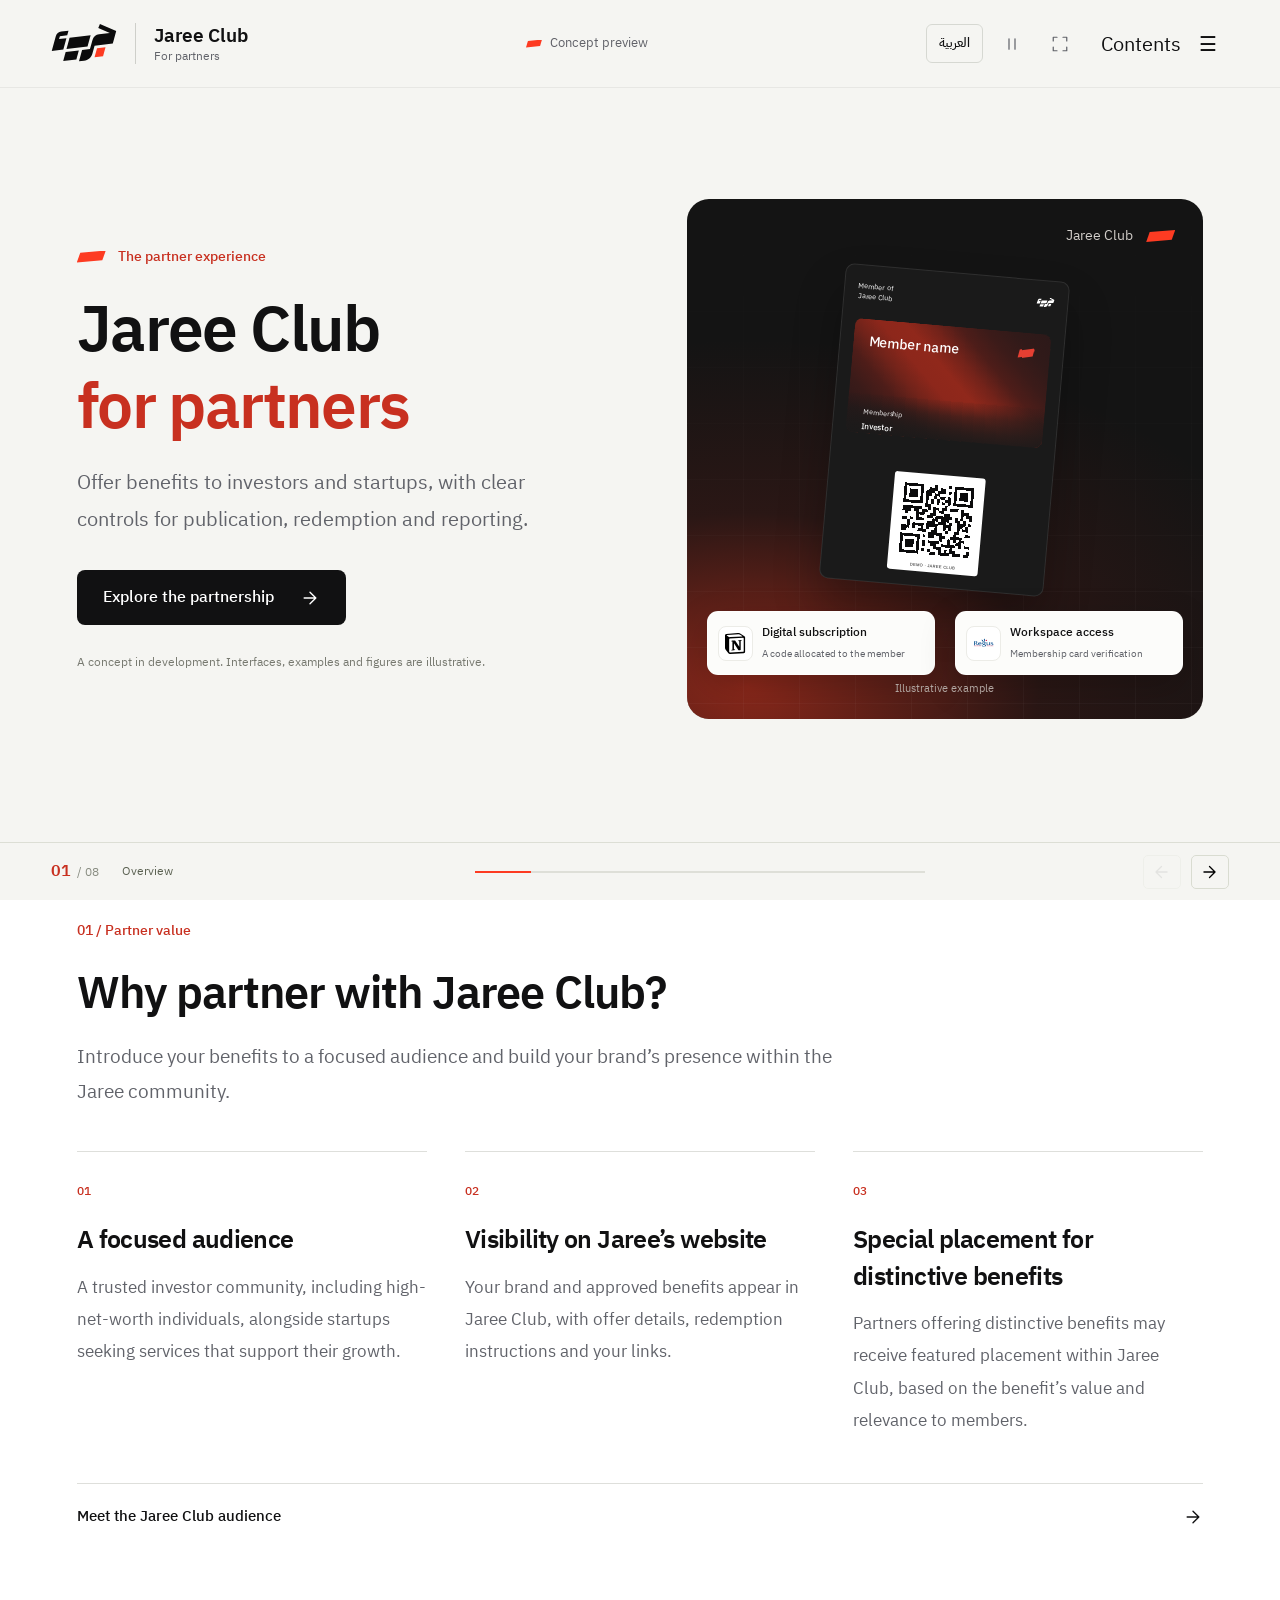
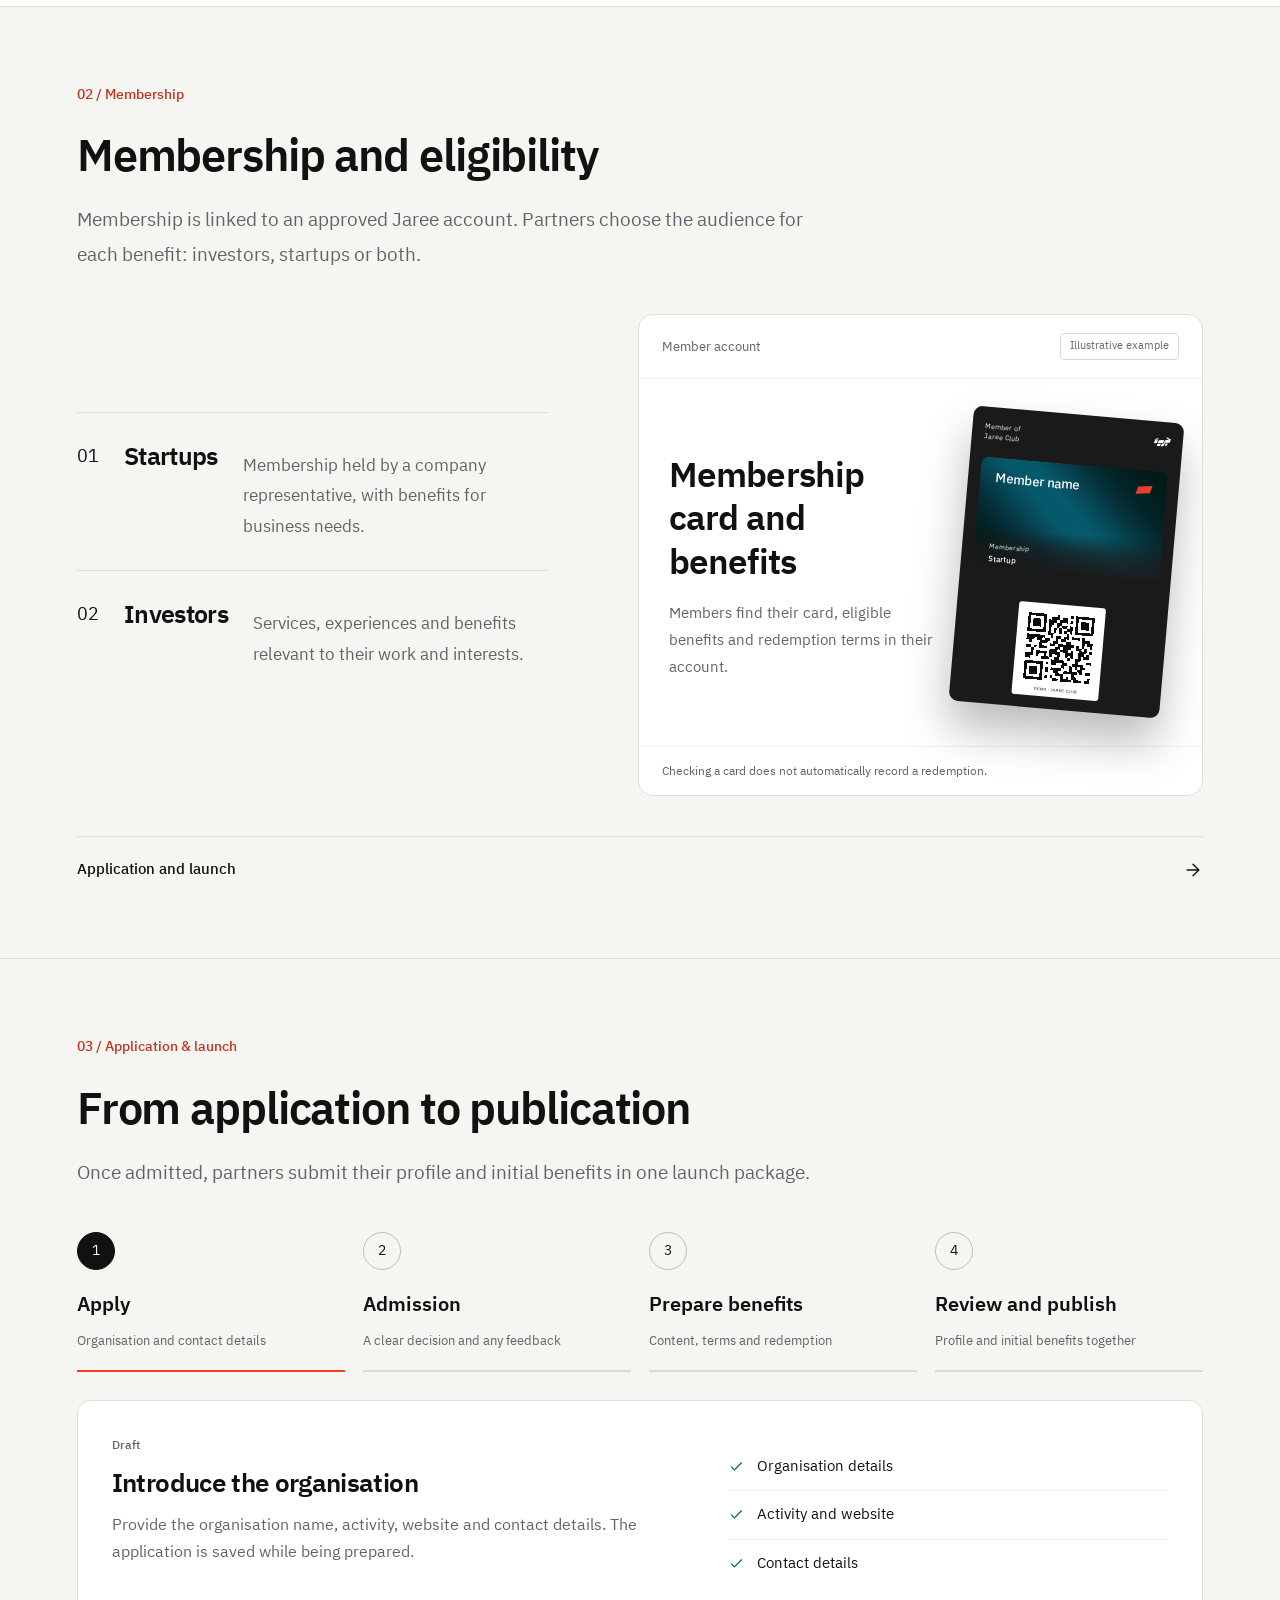
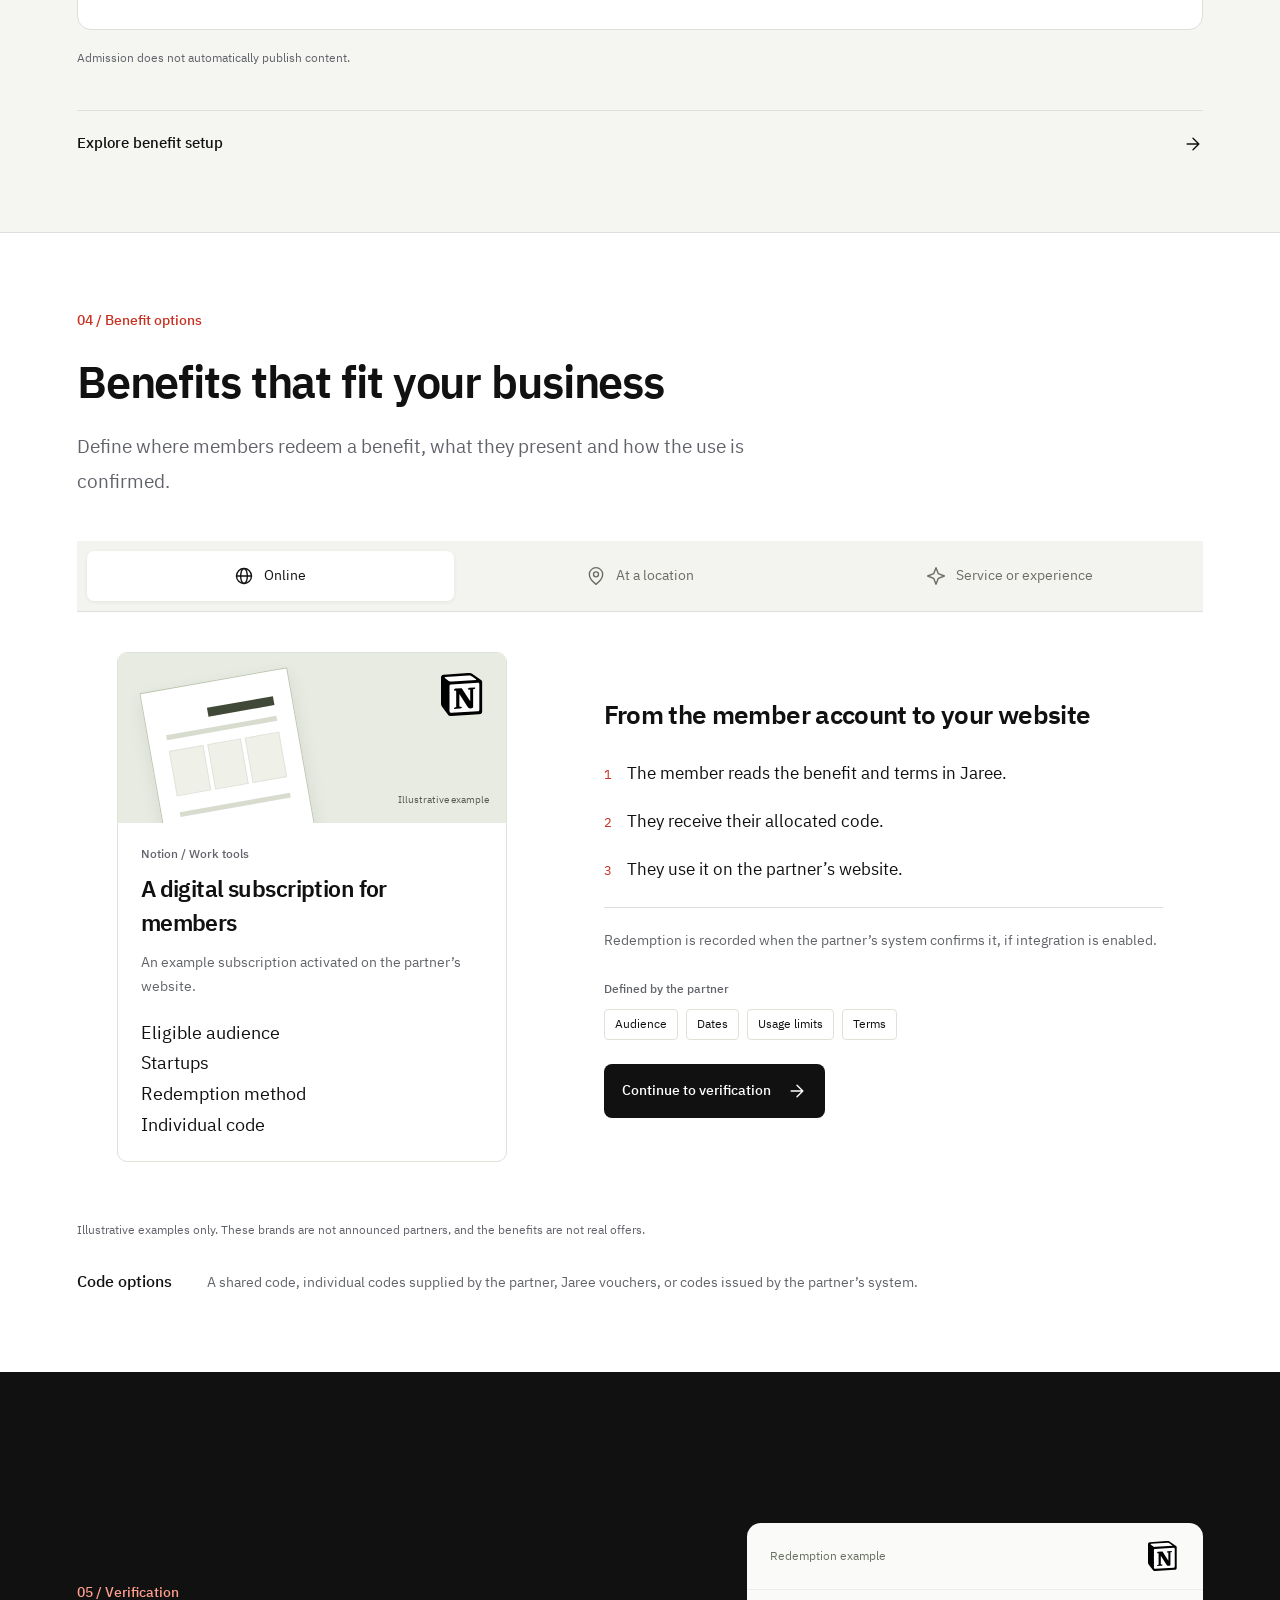
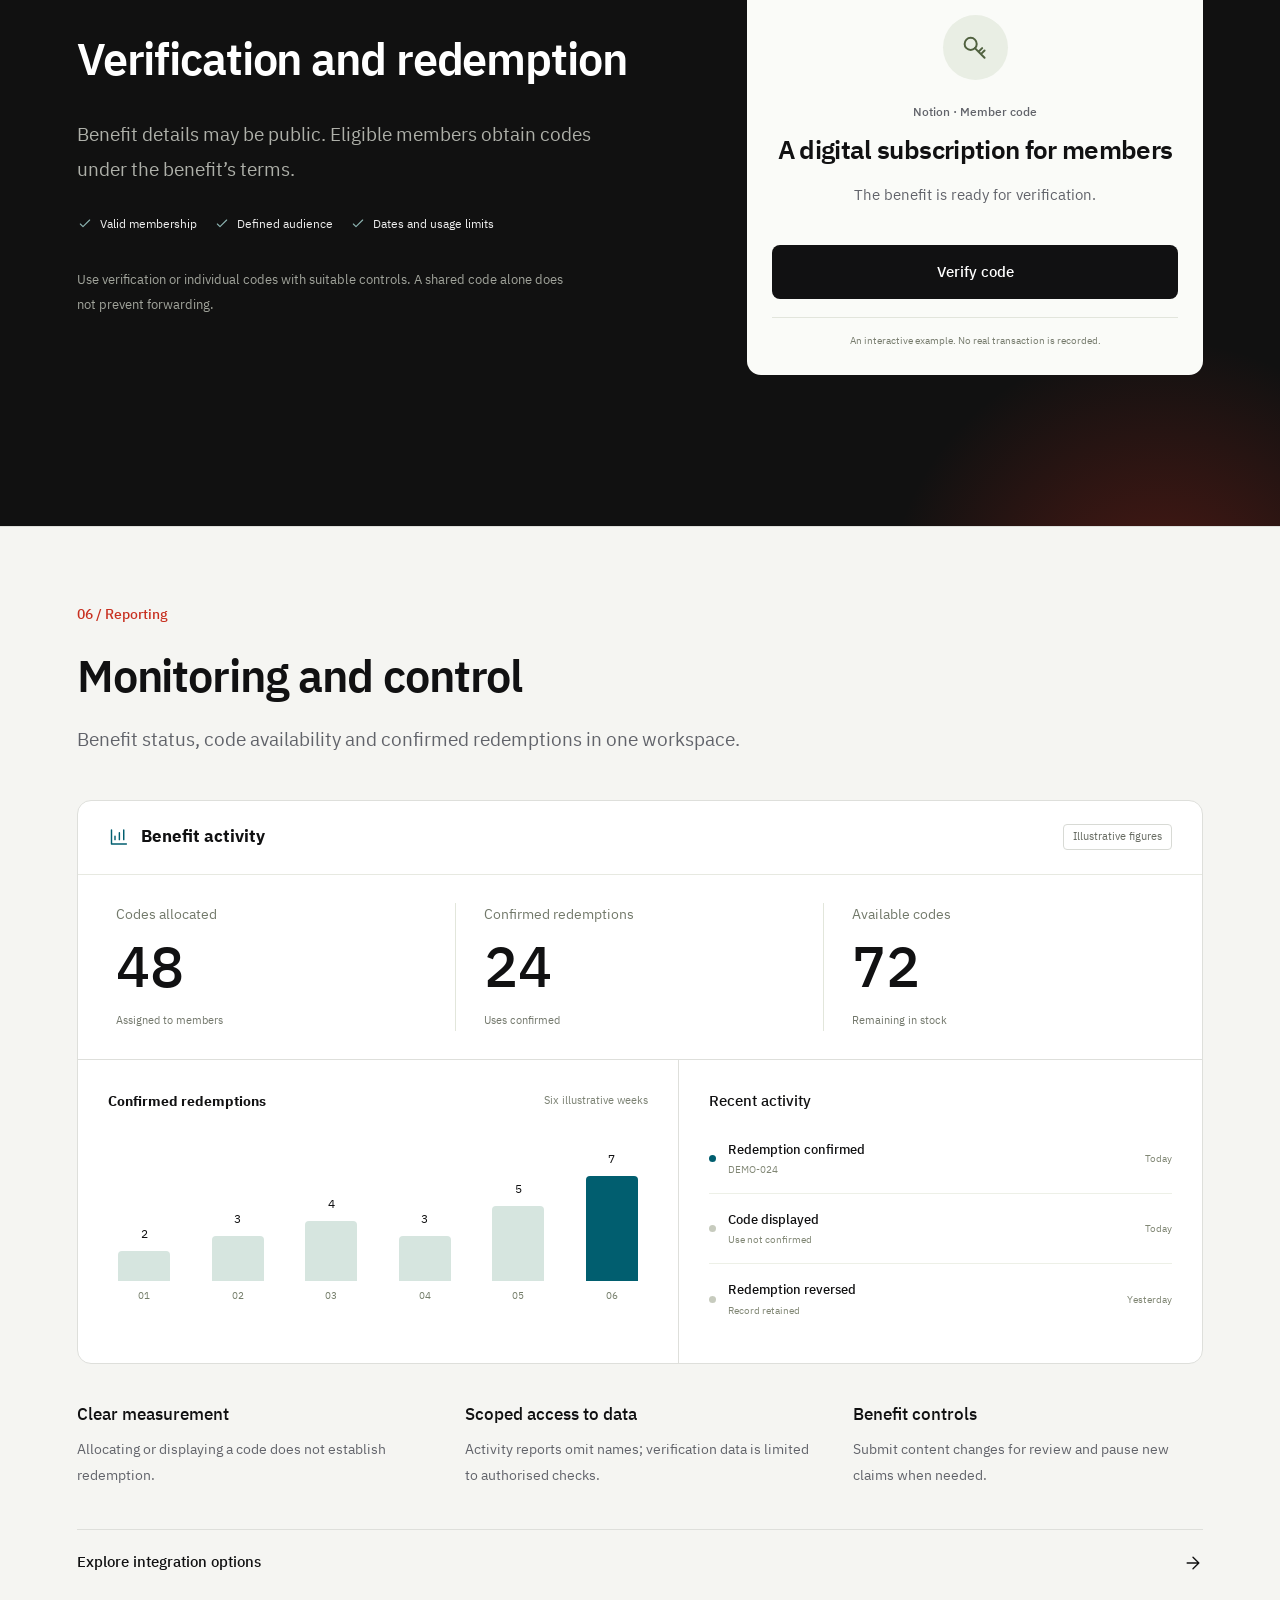
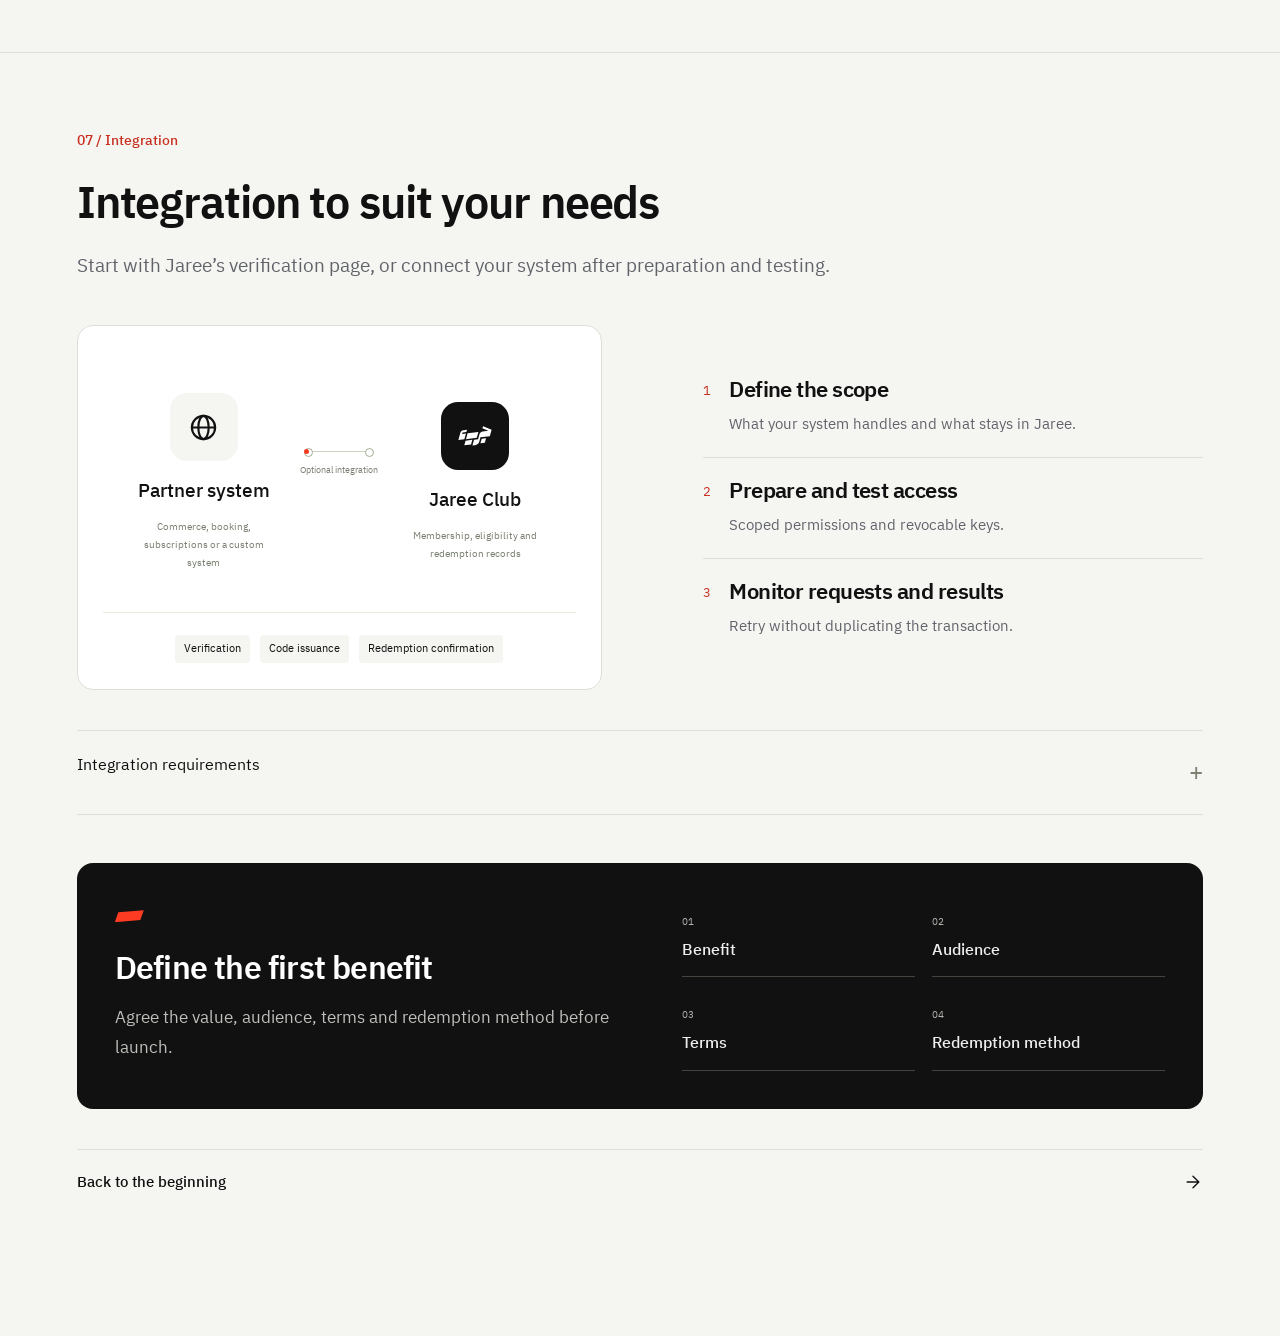
<file: partners/en.html>
<!doctype html>
<html lang="en" dir="ltr">
<head>
<meta charset="utf-8"><meta name="viewport" content="width=device-width, initial-scale=1">
<meta name="theme-color" content="#111112"><meta name="description" content="Explore the Jaree Club partner journey: application, benefit launch, redemption, reporting and integration.">
<title>Jaree Club | Partner experience</title>
<link rel="icon" type="image/svg+xml" href="assets/jaree.svg">
<link rel="alternate" hreflang="ar" href="index.html"><link rel="alternate" hreflang="en" href="en.html">
<link rel="stylesheet" href="assets/fonts.css"><link rel="stylesheet" href="style.css">
<script src="app.js" defer></script>
</head><body>
<a class="skip-link" href="#main">Skip to content</a>
<svg class="icon-library" xmlns="http://www.w3.org/2000/svg" aria-hidden="true"><defs>
  <symbol id="i-arrow" viewBox="0 0 24 24"><path d="M19 12H5m7-7-7 7 7 7"/></symbol>
  <symbol id="i-check" viewBox="0 0 24 24"><path d="m5 12 4 4L19 6"/></symbol>
  <symbol id="i-card" viewBox="0 0 24 24"><rect x="3" y="4" width="18" height="16" rx="3"/><path d="M7 9h4m-4 4h6m3-4h1m-1 4h1"/></symbol>
  <symbol id="i-cube" viewBox="0 0 24 24"><path d="m12 3 9 5v9l-9 5-9-5V8l9-5Zm0 10v9M3 8l9 5 9-5M7.5 5.5l9 5"/></symbol>
  <symbol id="i-code" viewBox="0 0 24 24"><path d="m7 7-5 5 5 5m10-10 5 5-5 5M14 4l-4 16"/></symbol>
  <symbol id="i-key" viewBox="0 0 24 24"><circle cx="8" cy="9" r="5"/><path d="m11.5 12.5 8 8m-3-3 3-3m-5 1 3-3"/></symbol>
  <symbol id="i-shield" viewBox="0 0 24 24"><path d="m12 3 8 3v6c0 5-8 9-8 9s-8-4-8-9V6l8-3Z"/><path d="m8 12 3 3 5-6"/></symbol>
  <symbol id="i-chart" viewBox="0 0 24 24"><path d="M4 4v16h17M8 15v-4m5 4V7m5 8V4"/></symbol>
  <symbol id="i-link" viewBox="0 0 24 24"><path d="m10 14 4-4m-6 6-2 2a4 4 0 0 1-6-6l5-5a4 4 0 0 1 6 0m2 2 2-2a4 4 0 0 1 6 6l-5 5a4 4 0 0 1-6 0" transform="translate(1 -1)"/></symbol>
  <symbol id="i-pause" viewBox="0 0 24 24"><path d="M8 5v14M16 5v14"/></symbol>
  <symbol id="i-expand" viewBox="0 0 24 24"><path d="M8 3H3v5m13-5h5v5M3 16v5h5m13-5v5h-5"/></symbol>
  <symbol id="i-globe" viewBox="0 0 24 24"><circle cx="12" cy="12" r="9"/><ellipse cx="12" cy="12" rx="4" ry="9"/><path d="M3 12h18"/></symbol>
  <symbol id="i-place" viewBox="0 0 24 24"><path d="M20 10c0 6-8 12-8 12S4 16 4 10a8 8 0 1 1 16 0Z"/><circle cx="12" cy="10" r="3"/></symbol>
  <symbol id="i-spark" viewBox="0 0 24 24"><path d="m12 2 2.8 7.2L22 12l-7.2 2.8L12 22l-2.8-7.2L2 12l7.2-2.8L12 2Z"/></symbol>
</defs></svg>
<header class="site-header">
<a class="wordmark" href="#intro" aria-label="Presentation home"><img src="assets/jaree.svg" alt="Jaree Club" width="66" height="38"><span>Jaree Club<small>For partners</small></span></a>
<span class="concept-label"><span class="tiny-dash"></span>Concept preview</span>
<div class="header-tools">
<a id="language-switch" class="language-switch" href="index.html" lang="ar" dir="rtl">العربية</a>
<button class="icon-button" id="motion-toggle" aria-label="Pause motion" aria-pressed="false"><svg class="" aria-hidden="true"><use href="#i-pause"/></svg></button>
<button class="icon-button fullscreen-control" id="fullscreen" aria-label="Full screen"><svg class="" aria-hidden="true"><use href="#i-expand"/></svg></button>
<details class="chapter-menu"><summary aria-label="Contents"><span class="menu-word">Contents</span><span class="menu-glyph" aria-hidden="true">☰</span></summary><nav aria-label="Contents"><a href="#intro"><b>01</b><span>Overview</span></a><a href="#value"><b>02</b><span>Partner value</span></a><a href="#members"><b>03</b><span>Membership</span></a><a href="#join"><b>04</b><span>Application &amp; launch</span></a><a href="#benefit"><b>05</b><span>Benefit options</span></a><a href="#trust"><b>06</b><span>Verification</span></a><a href="#insights"><b>07</b><span>Reporting</span></a><a href="#connect"><b>08</b><span>Integration</span></a></nav></details>
</div></header>
<main id="main">
<section class="chapter hero" id="intro" data-title="Overview" aria-labelledby="intro-title">
<div class="hero-copy reveal"><p class="eyebrow"><span class="dash"></span>The partner experience</p><h1 id="intro-title">Jaree Club<br><span>for partners</span></h1><p class="lead">Offer benefits to investors and startups, with clear controls for publication, redemption and reporting.</p><a class="button primary" href="#value">Explore the partnership<svg class="" aria-hidden="true"><use href="#i-arrow"/></svg></a><p class="concept-note">A concept in development. Interfaces, examples and figures are illustrative.</p></div>
<div class="hero-art reveal"><div class="art-grid"></div><div class="red-light"></div><div class="art-label">Jaree Club<span class="dash"></span></div><div class="membership-card hero-card">
      <div class="card-top"><div>Member of<br><b>Jaree Club</b></div><img src="assets/jaree-white.svg" alt=""></div>
      <div class="card-color "><strong>Member name</strong><span>Membership<b>Investor</b></span></div>
      <div class="card-qr"><img src="assets/qr.svg" alt=""><small>DEMO · JAREE CLUB</small></div>
    </div>
<div class="floating-benefit notion-float"><span class="logo-tile"><img src="assets/notion.svg" alt="Notion"></span><div><b>Digital subscription</b><small>A code allocated to the member</small></div></div>
<div class="floating-benefit regus-float"><span class="logo-tile"><img src="assets/regus.svg" alt="Regus"></span><div><b>Workspace access</b><small>Membership card verification</small></div></div>
<span class="art-foot">Illustrative example</span></div></section>
<section class="chapter partner-value" id="value" data-title="Partner value" aria-labelledby="value-title">
<div class="section-heading reveal"><p class="eyebrow">01 / Partner value</p><h2 id="value-title">Why partner with Jaree Club?</h2><p class="lead">Introduce your benefits to a focused audience and build your brand’s presence within the Jaree community.</p></div><div class="partner-value-grid reveal"><article><span class="value-number">01</span><h3>A focused audience</h3><p>A trusted investor community, including high-net-worth individuals, alongside startups seeking services that support their growth.</p></article><article><span class="value-number">02</span><h3>Visibility on Jaree’s website</h3><p>Your brand and approved benefits appear in Jaree Club, with offer details, redemption instructions and your links.</p></article><article><span class="value-number">03</span><h3>Special placement for distinctive benefits</h3><p>Partners offering distinctive benefits may receive featured placement within Jaree Club, based on the benefit’s value and relevance to members.</p></article></div><a class="section-next" href="#members"><span>Meet the Jaree Club audience</span><svg class="" aria-hidden="true"><use href="#i-arrow"/></svg></a></section>
<section class="chapter members" id="members" data-title="Membership" aria-labelledby="members-title">
<div class="section-heading reveal"><p class="eyebrow">02 / Membership</p><h2 id="members-title">Membership and eligibility</h2><p class="lead">Membership is linked to an approved Jaree account. Partners choose the audience for each benefit: investors, startups or both.</p></div><div class="audience-layout reveal"><div class="audience-list"><article><span>01</span><h3>Startups</h3><p>Membership held by a company representative, with benefits for business needs.</p></article><article><span>02</span><h3>Investors</h3><p>Services, experiences and benefits relevant to their work and interests.</p></article></div><div class="member-window"><div class="window-title"><span>Member account</span><span class="outline-tag">Illustrative example</span></div><div class="member-window-body"><div><h3>Membership card and benefits</h3><p>Members find their card, eligible benefits and redemption terms in their account.</p></div><div class="membership-card small-card">
      <div class="card-top"><div>Member of<br><b>Jaree Club</b></div><img src="assets/jaree-white.svg" alt=""></div>
      <div class="card-color teal"><strong>Member name</strong><span>Membership<b>Startup</b></span></div>
      <div class="card-qr"><img src="assets/qr.svg" alt=""><small>DEMO · JAREE CLUB</small></div>
    </div></div><div class="member-window-foot">Checking a card does not automatically record a redemption.</div></div></div><a class="section-next" href="#join"><span>Application and launch</span><svg class="" aria-hidden="true"><use href="#i-arrow"/></svg></a></section>
<section class="chapter join" id="join" data-title="Application &amp; launch" aria-labelledby="join-title">
<div class="section-heading reveal"><p class="eyebrow">03 / Application &amp; launch</p><h2 id="join-title">From application to publication</h2><p class="lead">Once admitted, partners submit their profile and initial benefits in one launch package.</p></div><ol class="journey reveal"><li><button type="button" class="journey-stage" data-stage="0" aria-pressed="true" aria-controls="stage-panel"><span class="step-number">1</span><strong>Apply</strong><span>Organisation and contact details</span></button></li><li><button type="button" class="journey-stage" data-stage="1" aria-pressed="false" aria-controls="stage-panel"><span class="step-number">2</span><strong>Admission</strong><span>A clear decision and any feedback</span></button></li><li><button type="button" class="journey-stage" data-stage="2" aria-pressed="false" aria-controls="stage-panel"><span class="step-number">3</span><strong>Prepare benefits</strong><span>Content, terms and redemption</span></button></li><li><button type="button" class="journey-stage" data-stage="3" aria-pressed="false" aria-controls="stage-panel"><span class="step-number">4</span><strong>Review and publish</strong><span>Profile and initial benefits together</span></button></li></ol>
<div class="stage-panel reveal" id="stage-panel" aria-live="polite"><div><span class="small-label" id="stage-status">Draft</span><h3 id="stage-title">Introduce the organisation</h3><p id="stage-body">Provide the organisation name, activity, website and contact details. The application is saved while being prepared.</p></div><ul id="stage-rows"><li><svg class="" aria-hidden="true"><use href="#i-check"/></svg><span>Organisation details</span></li><li><svg class="" aria-hidden="true"><use href="#i-check"/></svg><span>Activity and website</span></li><li><svg class="" aria-hidden="true"><use href="#i-check"/></svg><span>Contact details</span></li></ul></div>
<p class="section-note">Admission does not automatically publish content.</p><a class="section-next" href="#benefit"><span>Explore benefit setup</span><svg class="" aria-hidden="true"><use href="#i-arrow"/></svg></a></section>
<section class="chapter benefit" id="benefit" data-title="Benefit options" aria-labelledby="benefit-title">
<div class="section-heading reveal"><p class="eyebrow">04 / Benefit options</p><h2 id="benefit-title">Benefits that fit your business</h2><p class="lead">Define where members redeem a benefit, what they present and how the use is confirmed.</p></div><div class="benefit-selector reveal"><div class="method-tabs" role="tablist" aria-label="Benefits that fit your business"><button role="tab" id="tab-digital" data-method="digital" aria-controls="method-panel" aria-selected="true" tabindex="0"><svg class="" aria-hidden="true"><use href="#i-globe"/></svg><span>Online</span></button><button role="tab" id="tab-venue" data-method="venue" aria-controls="method-panel" aria-selected="false" tabindex="-1"><svg class="" aria-hidden="true"><use href="#i-place"/></svg><span>At a location</span></button><button role="tab" id="tab-experience" data-method="experience" aria-controls="method-panel" aria-selected="false" tabindex="-1"><svg class="" aria-hidden="true"><use href="#i-spark"/></svg><span>Service or experience</span></button></div><div class="method-content" id="method-panel" role="tabpanel" aria-labelledby="tab-digital"><article class="offer-preview"><div class="offer-cover"><img id="offer-logo" src="assets/notion.svg" alt="Notion"><div class="notion-graphic" id="offer-graphic"><div class="note-sheet"><span></span><span></span><div><i></i><i></i><i></i></div><span></span></div></div><span class="cover-label">Illustrative example</span></div><div class="offer-body"><span class="small-label" id="offer-brand">Notion / Work tools</span><h3 id="offer-title">A digital subscription for members</h3><p id="offer-body">An example subscription activated on the partner’s website.</p><dl><div><dt>Eligible audience</dt><dd id="offer-audience">Startups</dd></div><div><dt>Redemption method</dt><dd id="offer-method">Individual code</dd></div></dl></div></article><div class="method-explanation"><h3 id="method-heading">From the member account to your website</h3><ol id="method-steps"><li><span>1</span>The member reads the benefit and terms in Jaree.</li><li><span>2</span>They receive their allocated code.</li><li><span>3</span>They use it on the partner’s website.</li></ol><p class="method-note" id="method-note">Redemption is recorded when the partner’s system confirms it, if integration is enabled.</p><div class="your-controls"><span class="small-label">Defined by the partner</span><div><span>Audience</span><span>Dates</span><span>Usage limits</span><span>Terms</span></div></div><a class="button primary flow-link" href="#trust">Continue to verification<svg class="" aria-hidden="true"><use href="#i-arrow"/></svg></a></div></div></div>
<p class="brand-note">Illustrative examples only. These brands are not announced partners, and the benefits are not real offers.</p><div class="code-options"><b>Code options</b><p>A shared code, individual codes supplied by the partner, Jaree vouchers, or codes issued by the partner’s system.</p></div></section>
<section class="chapter trust" id="trust" data-title="Verification" aria-labelledby="trust-title">
<div class="trust-copy reveal"><p class="eyebrow light">05 / Verification</p><h2 id="trust-title">Verification and redemption</h2><p class="lead">Benefit details may be public. Eligible members obtain codes under the benefit’s terms.</p><div class="trust-rules"><span><svg class="" aria-hidden="true"><use href="#i-check"/></svg>Valid membership</span><span><svg class="" aria-hidden="true"><use href="#i-check"/></svg>Defined audience</span><span><svg class="" aria-hidden="true"><use href="#i-check"/></svg>Dates and usage limits</span></div><p class="trust-footnote">Use verification or individual codes with suitable controls. A shared code alone does not prevent forwarding.</p></div>
<div class="verification-demo reveal"><div class="window-title"><span>Redemption example</span><img id="verification-logo" src="assets/notion.svg" alt="Notion"></div><div class="verification-content"><div class="verification-state" id="verification-state" aria-live="polite" aria-atomic="true"><div class="verification-symbol"><svg class="" aria-hidden="true"><use href="#i-key"/></svg></div><span class="small-label" id="verification-token">Member code</span><h3 id="verification-title">A digital subscription for members</h3><p id="verification-body">The benefit is ready for verification.</p><div class="verification-detail" id="verification-detail" hidden></div></div><div class="verification-action"><button class="button primary" id="verify-button">Verify code<svg class="" aria-hidden="true"><use href="#i-arrow"/></svg></button><a class="button primary" id="activity-link" href="#insights" hidden>View the activity record<svg class="" aria-hidden="true"><use href="#i-arrow"/></svg></a><button class="text-button" id="repeat-button" hidden>Repeat confirmation request</button><button class="text-button" id="verify-reset" hidden>Restart the example</button></div><div class="demo-only">An interactive example. No real transaction is recorded.</div></div></div>
</section>
<section class="chapter insights" id="insights" data-title="Reporting" aria-labelledby="insights-title">
<div class="section-heading reveal"><p class="eyebrow">06 / Reporting</p><h2 id="insights-title">Monitoring and control</h2><p class="lead">Benefit status, code availability and confirmed redemptions in one workspace.</p></div><div class="dashboard-preview reveal"><div class="dashboard-header"><div><svg class="" aria-hidden="true"><use href="#i-chart"/></svg><b>Benefit activity</b></div><span class="outline-tag">Illustrative figures</span></div><div class="metrics"><div><span>Codes allocated</span><strong id="metric-0">48</strong><small>Assigned to members</small></div><div><span>Confirmed redemptions</span><strong id="metric-1">24</strong><small>Uses confirmed</small></div><div><span>Available codes</span><strong id="metric-2">72</strong><small>Remaining in stock</small></div></div><div class="dashboard-lower"><div class="chart-area"><div class="chart-title"><b>Confirmed redemptions</b><span>Six illustrative weeks</span></div><div class="bar-chart" role="img" aria-label="Confirmed redemptions: 2, 3, 4, 3, 5, 7"><div><span id="bar-value-0">2</span><i id="bar-0" style="--bar:25.0%"></i><small>01</small></div><div><span id="bar-value-1">3</span><i id="bar-1" style="--bar:37.5%"></i><small>02</small></div><div><span id="bar-value-2">4</span><i id="bar-2" style="--bar:50.0%"></i><small>03</small></div><div><span id="bar-value-3">3</span><i id="bar-3" style="--bar:37.5%"></i><small>04</small></div><div><span id="bar-value-4">5</span><i id="bar-4" style="--bar:62.5%"></i><small>05</small></div><div><span id="bar-value-5">7</span><i id="bar-5" style="--bar:87.5%"></i><small>06</small></div></div></div><div class="activity-example"><b>Recent activity</b><div class="activity-row new-activity" id="new-activity" hidden><span class="event-dot"></span><div><b id="new-activity-title">Redemption recorded</b><small id="new-activity-detail"></small></div><span>Today</span></div><div class="activity-row"><span class="event-dot "></span><div><b>Redemption confirmed</b><small><bdi>DEMO-024</bdi></small></div><span>Today</span></div><div class="activity-row"><span class="event-dot neutral-dot"></span><div><b>Code displayed</b><small><bdi>Use not confirmed</bdi></small></div><span>Today</span></div><div class="activity-row"><span class="event-dot neutral-dot"></span><div><b>Redemption reversed</b><small><bdi>Record retained</bdi></small></div><span>Yesterday</span></div></div></div></div>
<div class="insight-principles reveal"><div><b>Clear measurement</b><p>Allocating or displaying a code does not establish redemption.</p></div><div><b>Scoped access to data</b><p>Activity reports omit names; verification data is limited to authorised checks.</p></div><div><b>Benefit controls</b><p>Submit content changes for review and pause new claims when needed.</p></div></div><a class="section-next" href="#connect"><span>Explore integration options</span><svg class="" aria-hidden="true"><use href="#i-arrow"/></svg></a></section>
<section class="chapter connect" id="connect" data-title="Integration" aria-labelledby="connect-title">
<div class="section-heading reveal"><p class="eyebrow">07 / Integration</p><h2 id="connect-title">Integration to suit your needs</h2><p class="lead">Start with Jaree’s verification page, or connect your system after preparation and testing.</p></div><div class="connection-layout reveal"><div class="connection-map"><div class="system-node"><span class="system-mark"><svg class="" aria-hidden="true"><use href="#i-globe"/></svg></span><b>Partner system</b><small>Commerce, booking, subscriptions or a custom system</small></div><div class="connection-line" aria-hidden="true"><i></i><span>Optional integration</span></div><div class="system-node jaree-node"><img src="assets/jaree-white.svg" alt="Jaree Club"><b>Jaree Club</b><small>Membership, eligibility and redemption records</small></div><div class="connection-functions"><span>Verification</span><span>Code issuance</span><span>Redemption confirmation</span></div></div><div class="connection-steps"><article><span>1</span><div><h3>Define the scope</h3><p>What your system handles and what stays in Jaree.</p></div></article><article><span>2</span><div><h3>Prepare and test access</h3><p>Scoped permissions and revocable keys.</p></div></article><article><span>3</span><div><h3>Monitor requests and results</h3><p>Retry without duplicating the transaction.</p></div></article></div></div>
<details class="technical-detail reveal"><summary>Integration requirements<span aria-hidden="true">+</span></summary><div><p>Endpoints, code issuance, confirmation and failure handling depend on the partner’s system. This presentation does not assume a ready-made connector to any specific platform.</p></div></details>
<div class="closing-panel reveal"><div><span class="dash"></span><h3>Define the first benefit</h3><p>Agree the value, audience, terms and redemption method before launch.</p></div><div class="closing-labels"><span>01 <b>Benefit</b></span><span>02 <b>Audience</b></span><span>03 <b>Terms</b></span><span>04 <b>Redemption method</b></span></div></div><a class="section-next" href="#intro"><span>Back to the beginning</span><svg class="" aria-hidden="true"><use href="#i-arrow"/></svg></a></section>
</main><footer class="presentation-controls" aria-label="Contents"><span class="progress-label"><span class="progress-count" dir="ltr"><b id="current-number">01</b> / 08</span><span id="current-title">Overview</span></span><div class="progress-track" aria-hidden="true"><span id="progress-fill"></span></div><div class="chapter-buttons"><button id="previous" aria-label="Previous section" disabled><svg class="reverse" aria-hidden="true"><use href="#i-arrow"/></svg></button><button id="next-chapter" aria-label="Next section"><svg class="" aria-hidden="true"><use href="#i-arrow"/></svg></button></div></footer>
<script type="application/json" id="presentation-copy">{"lang": "en", "dir": "ltr", "title": "Jaree Club | Partner experience", "description": "Explore the Jaree Club partner journey: application, benefit launch, redemption, reporting and integration.", "ui": {"club": "Jaree Club", "partners": "For partners", "concept": "Concept preview", "menu": "Contents", "skip": "Skip to content", "pause": "Pause motion", "play": "Enable motion", "fullscreen": "Full screen", "exitFullscreen": "Exit full screen", "previous": "Previous section", "next": "Next section", "home": "Presentation home", "language": "العربية", "alternate": "index.html", "nextLabel": "Next", "backTop": "Back to the beginning", "example": "Illustrative example", "figures": "Illustrative figures", "brandNote": "Illustrative examples only. These brands are not announced partners, and the benefits are not real offers.", "continue": "Continue the example", "memberName": "Member name", "memberOf": "Member of", "membership": "Membership", "investor": "Investor", "startup": "Startup"}, "nav": ["Overview", "Partner value", "Membership", "Application & launch", "Benefit options", "Verification", "Reporting", "Integration"], "intro": {"eyebrow": "The partner experience", "heading": ["Jaree Club", "for partners"], "lead": "Offer benefits to investors and startups, with clear controls for publication, redemption and reporting.", "action": "Explore the partnership", "note": "A concept in development. Interfaces, examples and figures are illustrative.", "float1": ["Digital subscription", "A code allocated to the member"], "float2": ["Workspace access", "Membership card verification"]}, "members": {"title": "Membership and eligibility", "lead": "Membership is linked to an approved Jaree account. Partners choose the audience for each benefit: investors, startups or both.", "groups": [["Startups", "Membership held by a company representative, with benefits for business needs."], ["Investors", "Services, experiences and benefits relevant to their work and interests."]], "window": "Member account", "heading": "Membership card and benefits", "body": "Members find their card, eligible benefits and redemption terms in their account.", "foot": "Checking a card does not automatically record a redemption.", "next": "Application and launch"}, "join": {"title": "From application to publication", "lead": "Once admitted, partners submit their profile and initial benefits in one launch package.", "stages": [{"name": "Apply", "summary": "Organisation and contact details", "title": "Introduce the organisation", "body": "Provide the organisation name, activity, website and contact details. The application is saved while being prepared.", "status": "Draft", "rows": ["Organisation details", "Activity and website", "Contact details"]}, {"name": "Admission", "summary": "A clear decision and any feedback", "title": "Partnership review", "body": "Jaree reviews the application. The account shows the decision and any changes required.", "status": "In review", "rows": ["Details reviewed", "Admission decision", "Specific feedback"]}, {"name": "Prepare benefits", "summary": "Content, terms and redemption", "title": "Prepare the launch package", "body": "Add the brand profile, images and benefits, then preview the content before submitting.", "status": "In preparation", "rows": ["Profile and images", "Benefits and terms", "Content preview"]}, {"name": "Review and publish", "summary": "Profile and initial benefits together", "title": "Launch approved content", "body": "Jaree reviews the launch package. The profile and initial benefits are published together after approval.", "status": "Awaiting approval", "rows": ["One launch package", "Jaree review", "Approved content published"]}], "foot": "Admission does not automatically publish content.", "next": "Explore benefit setup"}, "benefit": {"title": "Benefits that fit your business", "lead": "Define where members redeem a benefit, what they present and how the use is confirmed.", "tabs": ["Online", "At a location", "Service or experience"], "audience": "Eligible audience", "method": "Redemption method", "controls": "Defined by the partner", "controlLabels": ["Audience", "Dates", "Usage limits", "Terms"], "codeTitle": "Code options", "codeBody": "A shared code, individual codes supplied by the partner, Jaree vouchers, or codes issued by the partner’s system.", "action": "Continue to verification", "methods": [{"id": "digital", "brand": "Notion", "category": "Work tools", "title": "A digital subscription for members", "body": "An example subscription activated on the partner’s website.", "audience": "Startups", "method": "Individual code", "heading": "From the member account to your website", "steps": ["The member reads the benefit and terms in Jaree.", "They receive their allocated code.", "They use it on the partner’s website."], "note": "Redemption is recorded when the partner’s system confirms it, if integration is enabled.", "token": "Member code", "verify": "Verify code", "unit": "One use", "remaining": "0", "remainingLabel": "Remaining uses", "verification": "Valid code and eligible member. No redemption has been recorded."}, {"id": "venue", "brand": "Regus", "category": "Workspaces", "title": "A day at a workspace", "body": "An example benefit at locations selected by the partner.", "audience": "Startups", "method": "Membership card", "heading": "Verify at the point of use", "steps": ["The member checks the locations and terms.", "They present their card for an eligibility check.", "An authorised operator confirms the redemption."], "note": "You can start with Jaree’s verification page without a technical integration.", "token": "Membership card", "verify": "Verify membership", "unit": "Two days", "remaining": "1", "remainingLabel": "Days remaining", "verification": "Valid membership and an eligible benefit. Two days remain; no redemption is recorded."}, {"id": "experience", "brand": "Hilton", "category": "Hospitality and experiences", "title": "A hospitality experience for members", "body": "An example experience subject to the partner’s terms and availability.", "audience": "Investors and startups", "method": "Jaree voucher", "heading": "Present a voucher to redeem", "steps": ["The member checks the experience and booking terms.", "They receive their voucher in Jaree.", "The voucher is checked, then redemption is confirmed."], "note": "Receiving a voucher does not mean it has been redeemed.", "token": "Member voucher", "verify": "Verify voucher", "unit": "One use", "remaining": "0", "remainingLabel": "Remaining uses", "verification": "Valid voucher and eligible member. No redemption has been recorded."}]}, "trust": {"title": "Verification and redemption", "lead": "Benefit details may be public. Eligible members obtain codes under the benefit’s terms.", "rules": ["Valid membership", "Defined audience", "Dates and usage limits"], "note": "Use verification or individual codes with suitable controls. A shared code alone does not prevent forwarding.", "demo": "Redemption example", "initial": "The benefit is ready for verification.", "eligible": "Eligible to redeem", "confirm": "Confirm redemption", "confirmed": "Redemption recorded", "result": "The remaining allowance and activity record have been updated.", "repeat": "Repeat confirmation request", "repeated": "Already recorded", "repeatNote": "The same result is returned without recording another use.", "reset": "Restart the example", "seeActivity": "View the activity record", "demoNote": "An interactive example. No real transaction is recorded.", "reference": "Reference"}, "insights": {"title": "Monitoring and control", "lead": "Benefit status, code availability and confirmed redemptions in one workspace.", "dashboard": "Benefit activity", "metrics": [["Codes allocated", "Assigned to members"], ["Confirmed redemptions", "Uses confirmed"], ["Available codes", "Remaining in stock"]], "chart": "Confirmed redemptions", "period": "Six illustrative weeks", "history": "Recent activity", "today": "Today", "yesterday": "Yesterday", "rows": [["Redemption confirmed", "DEMO-024"], ["Code displayed", "Use not confirmed"], ["Redemption reversed", "Record retained"]], "newRow": "From the interactive example", "principles": [["Clear measurement", "Allocating or displaying a code does not establish redemption."], ["Scoped access to data", "Activity reports omit names; verification data is limited to authorised checks."], ["Benefit controls", "Submit content changes for review and pause new claims when needed."]], "next": "Explore integration options"}, "connect": {"title": "Integration to suit your needs", "lead": "Start with Jaree’s verification page, or connect your system after preparation and testing.", "system": "Partner system", "systemNote": "Commerce, booking, subscriptions or a custom system", "clubNote": "Membership, eligibility and redemption records", "optional": "Optional integration", "functions": ["Verification", "Code issuance", "Redemption confirmation"], "steps": [["Define the scope", "What your system handles and what stays in Jaree."], ["Prepare and test access", "Scoped permissions and revocable keys."], ["Monitor requests and results", "Retry without duplicating the transaction."]], "detailTitle": "Integration requirements", "detail": "Endpoints, code issuance, confirmation and failure handling depend on the partner’s system. This presentation does not assume a ready-made connector to any specific platform.", "closing": "Define the first benefit", "closingBody": "Agree the value, audience, terms and redemption method before launch.", "closingLabels": ["Benefit", "Audience", "Terms", "Redemption method"]}, "value": {"title": "Why partner with Jaree Club?", "lead": "Introduce your benefits to a focused audience and build your brand’s presence within the Jaree community.", "items": [["A focused audience", "A trusted investor community, including high-net-worth individuals, alongside startups seeking services that support their growth."], ["Visibility on Jaree’s website", "Your brand and approved benefits appear in Jaree Club, with offer details, redemption instructions and your links."], ["Special placement for distinctive benefits", "Partners offering distinctive benefits may receive featured placement within Jaree Club, based on the benefit’s value and relevance to members."]], "next": "Meet the Jaree Club audience"}}</script>
</body></html>
</file>
<file: partners-v2/assets/fonts.css>
@font-face {
  font-family: 'IBM Plex Sans Arabic';
  font-style: normal;
  font-weight: 400;
  font-display: swap;
  src: url(plex-arabic-0.ttf) format('truetype');
}
@font-face {
  font-family: 'IBM Plex Sans Arabic';
  font-style: normal;
  font-weight: 500;
  font-display: swap;
  src: url(plex-arabic-1.ttf) format('truetype');
}
@font-face {
  font-family: 'IBM Plex Sans Arabic';
  font-style: normal;
  font-weight: 600;
  font-display: swap;
  src: url(plex-arabic-2.ttf) format('truetype');
}
@font-face {
  font-family: 'IBM Plex Sans Arabic';
  font-style: normal;
  font-weight: 700;
  font-display: swap;
  src: url(plex-arabic-3.ttf) format('truetype');
}
</file>
<file: partners-v2/style.css>
:root{--ink:#111112;--paper:#f5f5f2;--red:#fd3b22;--red-text:#c83020;--muted:#61636a;--line:#dedfdb;--teal:#015e6f;--white:#fff;--ease:cubic-bezier(.2,.8,.2,1)}
*{box-sizing:border-box}html{scroll-behavior:smooth}body{margin:0;background:var(--paper);color:var(--ink);font-family:'IBM Plex Sans Arabic',Tahoma,sans-serif;font-size:18px;line-height:1.7;-webkit-font-smoothing:antialiased}button,a,summary{-webkit-tap-highlight-color:transparent}a{color:inherit;text-decoration:none}button{font:inherit;cursor:pointer}button:disabled{cursor:default}button,summary,a{touch-action:manipulation}button:focus-visible,a:focus-visible,summary:focus-visible,[tabindex]:focus-visible{outline:3px solid var(--teal);outline-offset:5px}svg{width:24px;height:24px;fill:none;stroke:currentColor;stroke-width:1.65;stroke-linecap:round;stroke-linejoin:round;flex-shrink:0}img{max-width:100%;display:block}h1,h2,h3,p{margin:0}h1,h2,h3{line-height:1.25}h1,h2{font-weight:600;letter-spacing:-.04em}h3{font-weight:600;font-size:25px}p{color:var(--muted)}[hidden]{display:none!important}.icon-library{position:absolute;width:0;height:0;overflow:hidden}.skip-link{position:fixed;top:-100px;inset-inline-start:20px;background:white;padding:12px;z-index:1000}.skip-link:focus{top:12px}.dash,.tiny-dash{display:inline-block;background:var(--red);clip-path:polygon(12% 18%,100% 0,88% 82%,0 100%);width:29px;height:12px;flex-shrink:0}.tiny-dash{width:16px;height:8px}.site-header{height:88px;padding-inline:4vw;display:flex;align-items:center;justify-content:space-between;gap:24px;background:rgba(245,245,242,.94);backdrop-filter:blur(18px);position:sticky;top:0;z-index:50;border-bottom:1px solid rgba(0,0,0,.06)}.wordmark{display:flex;gap:18px;align-items:center}.wordmark>span{font-size:19px;font-weight:600;line-height:1.35;padding-inline-start:18px;border-inline-start:1px solid #cecfca}.wordmark small{display:block;font-size:12px;font-weight:400;color:var(--muted)}.concept-label{font-size:13px;color:#606168;display:flex;align-items:center;gap:8px}.header-tools{display:flex;gap:10px;align-items:center}.icon-button{width:38px;height:38px;border:0;background:transparent;display:grid;place-items:center;color:#61636a;border-radius:50%}.icon-button:hover{background:#e9e9e4}.icon-button svg{width:18px}.chapter-menu{position:relative;font-size:14px}.chapter-menu summary{display:flex;align-items:center;gap:18px;cursor:pointer;padding:8px 12px;list-style:none}.chapter-menu summary::-webkit-details-marker{display:none}.chapter-menu summary span{font-size:20px;line-height:1}.chapter-menu nav{position:absolute;top:52px;inset-inline-end:0;width:290px;background:#fff;border:1px solid var(--line);padding:12px;border-radius:14px;box-shadow:0 20px 50px #0001}.chapter-menu nav a{display:flex;gap:16px;padding:9px 12px;font-size:12px;color:var(--muted);border-radius:7px}.chapter-menu nav a span{color:var(--ink);font-size:15px}.chapter-menu nav a:hover{background:var(--paper)}main{padding-bottom:65px}.chapter{max-width:1512px;margin:auto;padding:100px clamp(28px,7vw,110px);scroll-margin-top:96px;min-height:calc(100svh - 146px);position:relative}.chapter+.chapter{border-top:1px solid var(--line)}.eyebrow{font-size:14px;font-weight:500;color:var(--red-text);display:flex;align-items:center;gap:12px;margin-bottom:24px}.eyebrow.light{color:#ff9e8e}.section-heading{max-width:770px;margin-bottom:58px}.section-heading h2{font-size:clamp(38px,4.4vw,62px)}.quiet{color:#85877f}.lead{font-size:21px;line-height:1.85;max-width:660px;margin-top:25px}.button{display:inline-flex;align-items:center;justify-content:center;gap:26px;min-height:54px;padding:13px 25px;border-radius:8px;font-size:16px;font-weight:500;border:1px solid transparent;transition:background .2s,transform .2s}.button:hover{transform:translateY(-2px)}.button svg{width:20px}.primary{background:var(--ink);color:white}.primary:hover{background:#333}.text-button{border:0;background:transparent;color:var(--muted);font-size:14px;padding:10px}.hero{display:grid;grid-template-columns:1.05fr 1fr;align-items:center;gap:5%;padding-top:58px;padding-bottom:64px}.hero h1{font-size:clamp(42px,4.8vw,72px);line-height:1.3}.hero h1>span{color:var(--red-text)}html[lang=ar] .hero h1{line-height:1.45}.hero .lead{font-size:20px;max-width:520px}.hero .button{margin-top:32px}.concept-note{max-width:450px;font-size:12px;line-height:1.85;margin-top:26px;color:#777970}.hero-art{background:#141414;border-radius:22px;min-height:540px;position:relative;overflow:hidden;isolation:isolate;display:flex;justify-content:center;align-items:center;direction:ltr}.art-grid{position:absolute;inset:0;background-image:linear-gradient(#ffffff08 1px,transparent 1px),linear-gradient(90deg,#ffffff08 1px,transparent 1px);background-size:56px 56px;mask-image:linear-gradient(transparent,black)}.red-light{position:absolute;inset:15% -45% -20% -45%;background:radial-gradient(ellipse at 30% 75%,#e9382090 0,#ac271a25 30%,transparent 60%);animation:red-drift 14s ease-in-out infinite alternate;z-index:-1}.art-label{position:absolute;top:25px;right:28px;display:flex;gap:13px;color:#d2ceca;align-items:center;font-size:14px;direction:rtl}.art-foot{position:absolute;bottom:20px;left:15px;right:15px;text-align:center;color:#b1a6a1;font-size:11px;direction:rtl}.membership-card{width:234px;aspect-ratio:1740/2440;position:relative;background:#1a1a1a;color:white;border-radius:9px;container-type:inline-size;overflow:hidden;box-shadow:0 26px 45px #0004;direction:rtl;flex-shrink:0}.hero-card{transform:rotate(-6deg);margin-top:12px;width:51%;max-width:270px;border:1px solid #ffffff18}.card-top{position:absolute;inset-inline:6%;top:5%;display:flex;justify-content:space-between;align-items:start;font-size:3.2cqw;line-height:1.5}.card-top b{font-weight:400}.card-top img{width:8cqw}.card-color{position:absolute;top:23.6cqw;inset-inline:5.8cqw;height:51.2cqw;background:url('assets/red-art.svg') center/cover;border-radius:2.5cqw;overflow:hidden}.card-color strong{position:absolute;top:5cqw;inset-inline-end:7cqw;inset-inline-start:23cqw;text-align:start;font-size:7.1cqw;font-weight:500;white-space:nowrap}.card-color span{position:absolute;bottom:0;inset-inline-end:7cqw;text-align:end;font-size:3.1cqw;line-height:1.7}.card-color span b{display:block;font-size:3.7cqw;font-weight:500}.card-color.teal{background-image:url('assets/teal-art.svg')}.card-qr{position:absolute;top:90.5cqw;left:29.45cqw;width:41.1cqw;background:white;border-radius:1.4cqw;padding:2.3cqw 2.3cqw 1.7cqw}.card-qr img{width:100%;height:auto}.card-qr small{font-size:1.8cqw;display:block;text-align:center;line-height:1.4;color:#111;font-family:Arial,sans-serif;letter-spacing:.08em;margin-top:1cqw}.floating-benefit{position:absolute;display:flex;align-items:center;direction:rtl;gap:12px;background:#fcfcfa;border:1px solid #ffffffa8;box-shadow:0 12px 36px #0003;padding:14px 16px;border-radius:11px;font-size:12px}.floating-benefit b{font-size:14px;display:block;line-height:1.4;font-weight:500}.floating-benefit small{font-size:11px;color:var(--muted);margin-top:4px;display:block}.logo-tile{width:43px;height:43px;background:white;display:grid;place-items:center;flex-shrink:0;border:1px solid #ecece7;border-radius:8px;padding:6px}.logo-tile img{max-width:100%;max-height:100%}.notion-float{top:29%;left:4%;transform:rotate(3deg)}.regus-float{bottom:18%;right:4%;transform:rotate(3deg)}.audience-layout{display:grid;grid-template-columns:1fr 1.2fr;gap:8%;align-items:center}.audience-list article{display:flex;gap:25px;padding:28px 0;border-top:1px solid var(--line)}.audience-num{font-size:13px;color:var(--red-text);padding-top:6px}.audience-list p{font-size:17px;margin-top:10px;line-height:1.8}.audience-footer{display:flex;gap:14px;align-items:center;margin-top:20px}.audience-footer svg{color:var(--teal)}.audience-footer p{font-size:14px;margin:0}.member-window{background:#fff;border:1px solid var(--line);border-radius:15px;overflow:hidden}.window-title{display:flex;align-items:center;justify-content:space-between;padding:18px 23px;border-bottom:1px solid #ededeb;font-size:13px;color:var(--muted)}.outline-tag{font-size:11px;border:1px solid #d8dad5;color:#676b62;padding:3px 9px;border-radius:4px;font-weight:400}.member-window-body{padding:35px 30px;display:flex;align-items:center;gap:24px}.member-window-body>div:first-child{flex:1}.member-window-body h3{font-size:35px;margin:10px 0 15px}.member-window-body p{font-size:15px;line-height:1.8}.small-label{font-size:12px;color:var(--muted);font-weight:500;display:block}.small-card{width:42%;transform:rotate(5deg)}.inline-label{font-size:12px;display:flex;align-items:center;gap:8px;margin-top:25px;color:var(--teal)}.inline-label svg{width:19px}.member-window-foot{border-top:1px solid #eeeeea;font-size:12px;color:var(--muted);padding:14px 23px}.journey{list-style:none;padding:0;margin:0;display:grid;grid-template-columns:repeat(4,1fr);gap:28px}.journey li{position:relative}.journey li:not(:last-child)::after{content:'';position:absolute;top:21px;right:60px;left:-10px;height:1px;background:#cccfc7}.step-number{display:grid;place-items:center;width:43px;height:43px;border:1px solid #bfc2b9;background:var(--paper);border-radius:50%;font-size:16px;margin-bottom:22px}.journey li:last-child .step-number{background:var(--ink);color:#fff;border-color:var(--ink)}.journey h3{font-size:21px;margin-bottom:12px}.journey p{font-size:15px;max-width:240px}.launch-package{display:grid;grid-template-columns:1fr 1fr;align-items:center;gap:10%;margin-top:68px;padding-top:50px;border-top:1px solid var(--line)}.launch-explanation{max-width:480px}.large-icon{width:32px;height:32px;color:var(--teal);margin-bottom:20px}.launch-explanation h3{font-size:33px;line-height:1.4}.launch-explanation p{font-size:16px;margin-top:18px}.package-preview{background:white;border-radius:12px;border:1px solid var(--line);padding:23px 27px;box-shadow:0 15px 35px #26291d05}.package-header{display:flex;justify-content:space-between;align-items:center;font-size:16px;padding-bottom:18px}.status{font-size:12px;display:inline-flex;align-items:center;gap:6px;padding:4px 10px;border-radius:5px;background:#e5f1f0;color:var(--teal)}.status.neutral{background:#f0f0ec;color:#666b61}.package-row{display:flex;gap:17px;align-items:center;padding:19px 0;border-top:1px solid #eceee7}.package-row>img,.package-glyph{width:36px;height:36px;object-fit:contain;display:grid;place-items:center}.package-row div{flex:1}.package-row b{font-size:16px;font-weight:500;display:block}.package-row small{font-size:12px;color:var(--muted)}.package-row>svg{color:var(--teal);width:19px}.package-footer{background:var(--paper);padding:10px 13px;text-align:center;font-size:12px;border-radius:5px}.demo-caption{display:block;text-align:center;font-size:10px;line-height:1.8;color:#74796e;margin-top:11px}.benefit{background:#fff;max-width:none;padding-inline:max(clamp(28px,7vw,110px),calc((100vw - 1292px)/2))}.benefit-demo{border:1px solid var(--line);border-radius:14px;overflow:hidden}.method-tabs{display:flex;gap:3px;padding:10px;background:#f3f3ef;border-bottom:1px solid var(--line)}.method-tabs button{border:0;background:transparent;padding:13px 20px;color:#696d64;display:flex;align-items:center;justify-content:center;gap:10px;border-radius:7px;flex:1;font-size:16px;transition:background .2s}.method-tabs svg{width:20px}.method-tabs button[aria-selected=true]{background:white;color:var(--ink);box-shadow:0 1px 4px #0001}.method-content{display:grid;grid-template-columns:.85fr 1.15fr;gap:7%;padding:40px}.offer-preview{border:1px solid #dfe2d9;border-radius:10px;overflow:hidden;background:white;max-width:390px}.offer-cover{height:170px;background:#e8ebe2;position:relative;overflow:hidden}.offer-cover>img{position:absolute;top:20px;right:22px;width:43px;height:43px;object-fit:contain;z-index:2}.cover-caption{position:absolute;bottom:13px;right:20px;font-size:10px;color:#656c5e;z-index:2}.notion-graphic{position:absolute;inset:0;direction:rtl}.note-sheet{position:absolute;top:26px;left:35px;width:150px;height:170px;padding:25px 18px;border:1px solid #bdc7b1;background:#fff;transform:rotate(-10deg);box-shadow:0 7px 17px #31401c18}.note-sheet>span{display:block;height:5px;background:#d7dccf;margin-bottom:11px}.note-sheet>span:first-child{width:60%;height:9px;background:#404937}.note-sheet>div{display:flex;gap:4px;margin-bottom:16px}.note-sheet i{height:46px;width:33%;background:#eff1e9;border:1px solid #e1e4db}.note-mini{position:absolute;bottom:27px;right:75px;width:115px;background:#fbfcf8;border:1px solid #c3cbb9;padding:13px;transform:rotate(5deg);box-shadow:0 6px 14px #31401c10}.note-mini b{display:block;font-size:11px;font-weight:500}.note-mini i{display:block;height:4px;background:#d5ddca;margin-top:8px}.offer-body{padding:21px 23px}.offer-body h3{font-size:23px;line-height:1.45;margin:9px 0 11px}.offer-body>p{font-size:14px;margin-bottom:19px}.offer-detail{display:flex;justify-content:space-between;gap:12px;border-top:1px solid #eceee6;padding:9px 0;font-size:11px}.offer-detail>span{color:#73776d}.offer-detail>b{font-weight:500}.offer-body>small{font-size:10px;line-height:1.6;display:block;color:#7a7f71;margin-top:12px}.method-explanation{align-self:center}.method-explanation h3{font-size:31px;margin-bottom:25px}.method-explanation ol{list-style:none;padding:0;margin:0}.method-explanation li{display:flex;align-items:baseline;gap:15px;font-size:17px;margin-bottom:19px}.method-explanation li>span{color:var(--red-text);font-size:13px}.method-note{padding-top:20px;border-top:1px solid var(--line);font-size:14px;line-height:1.85;margin-top:22px}.your-controls{margin-top:25px}.your-controls>div{display:flex;flex-wrap:wrap;gap:8px;margin-top:10px}.your-controls>div>span{font-size:12px;border:1px solid #dfe2d9;padding:4px 10px;border-radius:4px}.code-options{display:flex;gap:35px;padding:27px 0 0;align-items:baseline}.code-options>b{font-size:16px;flex-shrink:0;font-weight:500}.code-options>p{font-size:14px;line-height:1.85}.space-graphic{position:absolute;inset:0;background:linear-gradient(160deg,#d6d8c7,#f1f0e9)}.space-window{position:absolute;left:30px;top:18px;width:120px;height:145px;border:6px solid #a4af9b;display:flex;gap:5px;background:#eff4e9;transform:skewY(-7deg)}.space-window i{flex:1;background:linear-gradient(transparent 60%,#bbc9ad 61%);border-inline-end:4px solid #a4af9b}.space-desk{position:absolute;width:170px;height:13px;background:#7b6952;left:40px;bottom:38px;transform:skewY(-7deg)}.space-desk:after{content:'';position:absolute;width:7px;height:55px;background:#7b6952;left:30px;top:10px;box-shadow:110px 0 #7b6952}.service-graphic{position:absolute;inset:0;background:linear-gradient(135deg,#f2e8da,#ece4d8)}.service-disc{width:128px;height:128px;border-radius:50%;border:11px solid #fff7ec;box-shadow:0 6px 20px #66553116;position:absolute;left:45px;top:21px;background:#d7c5a9;display:grid;place-items:center}.service-disc svg{width:50px;height:50px;color:#897454}.service-ticket{position:absolute;right:75px;bottom:28px;padding:12px 15px;background:#fffbf6;border:1px solid #d4c7b4;transform:rotate(5deg);font-size:13px}.trust{max-width:none;background:#111;border-color:#111!important;color:white;padding-inline:max(clamp(28px,7vw,110px),calc((100vw - 1292px)/2));display:grid;grid-template-columns:1.1fr .9fr;gap:10%;align-items:center;isolation:isolate;overflow:hidden}.trust:before{content:'';position:absolute;width:600px;height:600px;bottom:-390px;right:-180px;background:radial-gradient(#d82d1b50,transparent 65%);z-index:-1}.trust h2{font-size:clamp(34px,3.6vw,53px);line-height:1.4}.trust h2>span{color:#b5b6b0}.trust .lead{font-size:18px;color:#aeb0a9;margin-top:25px}.trust-rules{display:flex;flex-wrap:wrap;gap:17px;margin-top:25px}.trust-rules>span{font-size:12px;display:flex;align-items:center;gap:7px;color:#eee}.trust-rules svg{width:16px;color:#8db5b2}.trust-footnote{font-size:13px;color:#a2a59c;line-height:1.9;margin-top:32px;max-width:550px}.verification-demo{background:#fafbf8;color:var(--ink);border-radius:14px;overflow:hidden}.verification-demo .window-title{font-size:12px;color:#6b7064}.verification-demo .window-title svg{width:19px;color:var(--teal)}.verification-content{padding:35px 28px 18px}.verification-state{text-align:center;min-height:232px}.verification-symbol{margin:0 auto 22px;display:grid;place-items:center;width:65px;height:65px;border-radius:50%;background:#e9eee4;color:#50613f}.verification-symbol svg{width:29px;height:29px}.verification-state h3{font-size:26px;margin:9px 0 12px}.verification-state p{font-size:15px;line-height:1.85}.verification-action{display:flex;justify-content:center;align-items:center;flex-direction:column;gap:3px}.verification-action>.button{width:100%}.demo-only{font-size:10px;line-height:1.9;text-align:center;color:#777c6e;border-top:1px solid #e2e5dc;padding-top:13px;margin-top:18px}.verification-success .verification-symbol{background:#e0f0ee;color:var(--teal)}.verification-detail{margin:15px auto 0;display:flex;justify-content:center;gap:15px;font-size:12px;color:#5c6854}.verification-detail b{color:var(--teal);font-weight:500}.dashboard-preview{border:1px solid var(--line);border-radius:14px;overflow:hidden;background:white}.dashboard-header{display:flex;align-items:center;justify-content:space-between;gap:18px;padding:22px 30px;border-bottom:1px solid #e7e9e1}.dashboard-header>div{display:flex;align-items:center;gap:12px;font-size:17px}.dashboard-header svg{color:var(--teal);width:21px}.metrics{display:grid;grid-template-columns:repeat(3,1fr);padding:28px 10px}.metrics>div{padding-inline:28px;border-inline-end:1px solid #e2e6db;display:flex;flex-direction:column;gap:3px}.metrics>div:last-child{border:0}.metrics>div>span{font-size:14px;color:#72796a}.metrics strong{font-weight:500;font-size:57px;line-height:1.4;display:flex;align-items:center;gap:15px}.metrics small{font-size:11px;color:#73786c}.metric-dot{width:9px;height:9px;border-radius:50%;background:var(--teal)}.dashboard-lower{display:grid;grid-template-columns:1.15fr 1fr;border-top:1px solid var(--line)}.chart-area{padding:30px;border-inline-end:1px solid var(--line)}.chart-title{display:flex;justify-content:space-between;align-items:center;gap:15px;font-size:14px}.chart-title>span{font-size:11px;color:#7a8072}.bar-chart{display:flex;gap:21px;align-items:flex-end;height:160px;margin-top:30px;direction:ltr}.bar-chart>div{position:relative;height:100%;flex:1;display:flex;justify-content:flex-end;align-items:center;flex-direction:column;gap:6px;font-size:12px}.bar-chart i{display:block;width:100%;height:calc(var(--bar)*.75);background:#d6e5df;border-radius:4px 4px 0 0;max-width:52px}.bar-chart>div:last-child i{background:var(--teal)}.bar-chart small{color:#757e6b;font-size:10px}.activity-example{padding:29px 30px}.activity-example>b{font-size:15px;font-weight:500;display:block;margin-bottom:10px}.activity-row{display:flex;align-items:center;gap:12px;border-bottom:1px solid #edf0e7;padding:15px 0}.activity-row:last-child{border:0}.event-dot{width:7px;height:7px;border-radius:50%;background:var(--teal);flex-shrink:0}.neutral-dot{background:#c7cbbe}.activity-row>div{flex:1}.activity-row b{font-size:13px;display:block;font-weight:500}.activity-row small{font-size:10px;color:#818775;display:block}.activity-row>span:last-child{font-size:10px;color:#818775}.insight-principles{display:grid;grid-template-columns:repeat(3,1fr);gap:38px;margin-top:35px}.insight-principles b{font-size:17px;font-weight:500}.insight-principles p{font-size:14px;margin-top:8px;line-height:1.85}.connection-layout{display:grid;grid-template-columns:1.05fr 1fr;gap:9%;align-items:center}.connection-map{background:white;border:1px solid var(--line);border-radius:16px;padding:45px 25px 26px;display:grid;grid-template-columns:1fr 70px 1fr;align-items:center;position:relative}.system-node{display:flex;flex-direction:column;align-items:center;text-align:center;gap:10px;padding:22px 10px}.system-node>b{font-size:19px;font-weight:500}.system-node>small{font-size:10px;color:#7a8072;max-width:130px;line-height:1.8}.system-mark,.jaree-node>img{width:68px;height:68px;border-radius:17px;background:var(--paper);display:grid;place-items:center;padding:18px;margin-bottom:4px}.system-mark>svg{width:31px;height:31px}.jaree-node>img{background:#111;padding:17px}.connection-line{height:1px;background:#cbd3c0;position:relative;margin-bottom:62px}.connection-line:before,.connection-line:after{content:'';position:absolute;top:-3px;width:7px;height:7px;border:1px solid #a3af94;background:white;border-radius:50%}.connection-line:before{left:0}.connection-line:after{right:0}.connection-line>span{position:absolute;top:12px;font-size:9px;white-space:nowrap;left:50%;transform:translateX(-50%);color:#7a8072}.connection-line>i{display:block;position:absolute;width:5px;height:5px;background:var(--red);border-radius:50%;top:-2px;animation:signal 3.5s var(--ease) infinite;left:0}.connection-functions{grid-column:1/-1;display:flex;justify-content:center;flex-wrap:wrap;gap:10px;border-top:1px solid #e8ecdf;padding-top:22px;margin-top:18px}.connection-functions>span{font-size:11px;background:var(--paper);padding:5px 9px;border-radius:4px}.connection-steps>article{display:flex;gap:18px;padding:19px 0;border-bottom:1px solid var(--line)}.connection-steps>article:last-child{border:0}.connection-steps>article>span{color:var(--red-text);font-size:13px;margin-top:4px}.connection-steps h3{font-size:22px}.connection-steps p{font-size:15px;margin-top:9px}.technical-detail{margin-top:40px;border-top:1px solid var(--line);border-bottom:1px solid var(--line)}.technical-detail summary{padding:21px 0;cursor:pointer;list-style:none;display:flex;justify-content:space-between;gap:20px;font-size:16px}.technical-detail summary::-webkit-details-marker{display:none}.technical-detail summary>span{font-size:24px;color:#7c8172}.technical-detail[open] summary>span{transform:rotate(45deg)}.technical-detail>div{padding-bottom:22px;display:grid;grid-template-columns:1fr 1fr;gap:50px}.technical-detail p{font-size:14px}.closing{max-width:none;background:#111;color:white;border:0!important;padding-inline:max(clamp(28px,7vw,110px),calc((100vw - 1292px)/2));isolation:isolate;overflow:hidden}.closing:after{content:'';position:absolute;left:-240px;bottom:-500px;width:1000px;height:850px;background:radial-gradient(ellipse,#b52f2155,transparent 63%);z-index:-1}.closing-top{display:flex;justify-content:space-between;align-items:center;margin-bottom:65px}.closing-top img{width:78px}.closing-top>span{font-size:13px;color:#a4a69f}.closing h2{font-size:clamp(40px,5vw,72px);line-height:1.4}.closing-copy>p:last-child{font-size:20px;margin-top:25px;color:#b0b1ab;line-height:1.9}.discussion-points{display:grid;grid-template-columns:repeat(3,1fr);gap:35px;margin-top:55px}.discussion-points>div{border-top:1px solid #41413c;padding-top:23px}.discussion-points span{color:#ff8b76;display:block;font-size:12px;margin-bottom:12px}.discussion-points b{font-size:21px;font-weight:500}.discussion-points p{font-size:14px;color:#a4a69f;margin-top:8px}.closing-footer{display:flex;justify-content:space-between;align-items:end;gap:35px;margin-top:65px}.closing-footer p{font-size:12px;color:#969a8e;line-height:1.9}.light-button{background:#f3f3ee;color:#111;flex-shrink:0}.presentation-controls{height:58px;position:fixed;bottom:0;inset-inline:0;display:flex;align-items:center;gap:25px;padding-inline:4vw;background:#f5f5f2f5;backdrop-filter:blur(15px);border-top:1px solid #dcded5;z-index:40}.progress-label{display:flex;align-items:center;gap:8px;font-size:12px;white-space:nowrap}.progress-label>b{color:var(--red-text);font-size:16px;font-weight:600}.progress-label>span{color:#888c81}.progress-label>span:last-child{color:#5b6152;padding-inline-start:15px;min-width:170px}.progress-track{flex:1;height:2px;background:#dedfd8;max-width:450px;margin-inline:auto}.progress-track>span{display:block;height:100%;width:12.5%;background:var(--red);transition:width .4s}.chapter-buttons{display:flex;gap:10px}.chapter-buttons>button{display:grid;place-items:center;width:38px;height:34px;border:1px solid #d9dcd1;border-radius:5px;background:transparent}.chapter-buttons>button:disabled{opacity:.25}.chapter-buttons>button:hover:not(:disabled){background:#e6e8df}.chapter-buttons svg{width:19px}.reverse{transform:rotate(180deg)}.js-motion .reveal{opacity:0;transform:translateY(16px);transition:opacity .65s var(--ease),transform .65s var(--ease)}.js-motion .reveal.visible{opacity:1;transform:none}html.motion-paused{scroll-behavior:auto!important}.motion-paused *{animation:none!important;scroll-behavior:auto!important}.motion-paused .reveal{opacity:1!important;transform:none!important;transition:none!important}@keyframes red-drift{from{transform:translate(-3%,5%) scale(1)}to{transform:translate(14%,-8%) scale(1.15)}}@keyframes signal{0%{left:0;opacity:0}15%{opacity:1}85%{opacity:1}100%{left:96%;opacity:0}}
@media(min-width:1600px){.hero-art{min-height:580px}}
@media(max-width:1100px){.site-header{padding-inline:24px}.chapter{padding-inline:40px}.hero{gap:35px}.hero-art{min-height:475px}.hero h1{font-size:49px}.floating-benefit{padding:11px;gap:9px}.floating-benefit b{font-size:12px}.logo-tile{width:35px;height:35px}.notion-float{left:2%}.regus-float{right:2%}.audience-layout{gap:5%;grid-template-columns:.9fr 1.1fr}.member-window-body{padding:28px 22px;gap:18px}.member-window-body h3{font-size:29px}.member-window-body p{font-size:14px}.member-window-body .small-label{font-size:11px}.method-content{padding:30px;gap:6%}.trust{gap:7%}.verification-content{padding:27px 22px 16px}.verification-state h3{font-size:23px}.connection-map{grid-template-columns:1fr 45px 1fr;padding-inline:15px}.connection-layout{gap:5%}}
@media(max-width:760px){.site-header{height:76px;padding-inline:20px;gap:12px}.wordmark{gap:11px}.wordmark>img{width:48px}.wordmark>span{font-size:16px;padding-inline-start:11px}.wordmark small{font-size:10px}.concept-label{font-size:10px}.header-tools{gap:2px}.fullscreen-control{display:none}.chapter-menu summary{font-size:0;gap:0;padding:8px}.chapter-menu nav{top:48px;width:min(290px,85vw)}.icon-button{width:32px}.chapter{padding:60px 25px;min-height:auto}.hero{display:flex;flex-direction:column;gap:40px;padding-top:44px}.hero-copy{width:100%}.hero h1{font-size:clamp(38px,8.5vw,58px);line-height:1.35}.eyebrow{font-size:12px;margin-bottom:20px}.hero .lead{font-size:18px;max-width:520px;margin-top:20px}.hero .button{margin-top:25px;font-size:15px}.concept-note{font-size:11px;margin-top:20px;max-width:450px}.hero-art{width:100%;min-height:465px;max-width:520px}.hero-card{width:50%;max-width:240px}.art-label{font-size:12px}.floating-benefit b{font-size:13px}.notion-float{top:28%;left:3%}.regus-float{right:3%;bottom:17%}.art-foot{font-size:10px}.section-heading{margin-bottom:34px}.section-heading h2{font-size:clamp(35px,7.7vw,49px);line-height:1.4}.lead{font-size:17px;margin-top:20px}.audience-layout{display:flex;flex-direction:column;gap:35px}.audience-list{width:100%}.audience-list h3{font-size:23px}.audience-list p{font-size:16px}.audience-list article{padding:23px 0}.audience-footer{margin-top:10px}.audience-footer p{font-size:13px}.member-window{width:100%}.member-window-body{padding:30px 23px}.member-window-body h3{font-size:32px}.member-window-body p{font-size:14px}.small-card{width:40%;max-width:190px}.inline-label{font-size:10px;gap:5px;margin-top:17px}.inline-label svg{width:16px}.member-window-foot{font-size:11px}.journey{grid-template-columns:1fr 1fr;gap:30px 24px}.journey li:nth-child(2):after{display:none}.journey li:not(:last-child)::after{right:52px;left:0;top:19px}.step-number{width:38px;height:38px;font-size:14px;margin-bottom:16px}.journey h3{font-size:20px}.journey p{font-size:14px}.launch-package{grid-template-columns:1fr;gap:30px;margin-top:40px;padding-top:35px}.launch-explanation h3{font-size:29px}.launch-explanation p{font-size:15px;margin-top:14px}.large-icon{width:26px;margin-bottom:15px}.package-preview{padding:21px}.method-tabs{gap:2px;padding:6px}.method-tabs button{font-size:12px;padding:11px 6px;gap:6px;line-height:1.5;min-height:48px}.method-tabs svg{width:17px}.method-content{grid-template-columns:1fr;padding:22px;gap:28px}.offer-preview{max-width:none}.offer-cover{height:160px}.method-explanation h3{font-size:27px;margin-bottom:20px}.method-explanation li{font-size:16px;margin-bottom:15px;gap:11px}.method-note{font-size:13px;padding-top:15px;margin-top:17px}.code-options{display:block;padding-top:23px}.code-options b{font-size:16px}.code-options p{font-size:14px;margin-top:8px}.trust{display:flex;flex-direction:column;gap:35px;align-items:stretch}.trust h2{font-size:clamp(31px,7.4vw,45px);line-height:1.45}.trust .lead{font-size:17px}.trust-footnote{font-size:12px;margin-top:23px}.trust-rules{gap:14px}.trust-rules>span{font-size:11px}.verification-demo{max-width:520px;width:100%;margin:auto}.verification-content{padding:25px 23px 18px}.verification-state{min-height:215px}.verification-state h3{font-size:25px}.verification-state p{font-size:14px}.dashboard-header{padding:19px 19px;align-items:flex-start;flex-direction:column;gap:9px}.dashboard-header>div{font-size:16px}.metrics{padding:22px 0}.metrics>div{padding-inline:12px;gap:5px}.metrics>div>span{font-size:11px;line-height:1.6;min-height:35px}.metrics strong{font-size:43px;gap:8px}.metrics small{font-size:9px;line-height:1.6}.metric-dot{width:6px;height:6px}.dashboard-lower{grid-template-columns:1fr}.chart-area{border-inline-end:0;border-bottom:1px solid var(--line);padding:22px}.chart-title{font-size:13px;gap:10px}.chart-title>span{font-size:10px}.bar-chart{height:140px;gap:16px;margin-top:20px}.activity-example{padding:22px}.insight-principles{grid-template-columns:1fr;gap:20px;margin-top:25px}.insight-principles>div{border-bottom:1px solid var(--line);padding-bottom:20px}.insight-principles>div:last-child{border:0}.insight-principles b{font-size:17px}.insight-principles p{font-size:14px;margin-top:6px}.connection-layout{grid-template-columns:1fr;gap:25px}.connection-map{grid-template-columns:1fr 55px 1fr;padding:25px 18px 22px}.system-node{padding:15px 5px}.system-node>b{font-size:17px}.system-node small{font-size:10px}.system-mark,.jaree-node>img{width:59px;height:59px;padding:15px}.system-mark>svg{width:27px;height:27px}.connection-functions{gap:6px;padding-top:19px}.connection-functions>span{font-size:10px}.connection-steps h3{font-size:21px}.connection-steps p{font-size:14px}.technical-detail{margin-top:25px}.technical-detail summary{font-size:14px;padding:18px 0}.technical-detail>div{grid-template-columns:1fr;gap:15px}.technical-detail p{font-size:13px}.closing-top{margin-bottom:45px}.closing-top img{width:62px}.closing-top>span{font-size:11px}.closing h2{font-size:clamp(35px,8.2vw,53px)}.closing-copy>p:last-child{font-size:17px;line-height:1.9}.closing-copy br:not(h2 br){display:none}.discussion-points{grid-template-columns:1fr;gap:22px;margin-top:35px}.discussion-points>div{display:grid;grid-template-columns:30px 1fr;gap:4px 14px;padding-top:21px}.discussion-points span{grid-row:1/3;margin:3px 0 0}.discussion-points b{font-size:20px}.discussion-points p{font-size:14px;margin:0}.closing-footer{flex-direction:column;align-items:start;gap:25px;margin-top:40px}.closing-footer p{font-size:11px}.closing-footer .button{font-size:14px;min-height:50px}.presentation-controls{height:55px;padding-inline:20px;gap:13px}.progress-label{gap:5px;font-size:10px}.progress-label>b{font-size:14px}.progress-label>span:last-child{display:none}.progress-track{max-width:none}.chapter-buttons{gap:7px}.chapter-buttons>button{width:34px;height:32px}.chapter-buttons svg{width:18px}main{padding-bottom:55px}}
@media(max-width:390px){.site-header{padding-inline:15px}.wordmark>span{font-size:14px}.concept-label{font-size:9px;gap:5px}.concept-label .tiny-dash{width:12px;height:6px}.header-tools{gap:0}.icon-button{width:27px}.chapter{padding-inline:20px}.hero h1{font-size:36px}.hero-art{min-height:425px}.hero-card{width:52%}.floating-benefit{padding:10px}.floating-benefit b{font-size:11px}.floating-benefit small{font-size:9px}.logo-tile{width:32px;height:32px}.member-window-body{padding:23px 18px;gap:17px}.member-window-body h3{font-size:29px}.member-window-body p{font-size:13px}.small-card{width:40%}.window-title{padding:15px 17px;font-size:11px}.outline-tag{font-size:9px}.method-tabs button{font-size:11px}.method-tabs svg{width:15px}.method-content{padding:17px}.method-explanation li{font-size:15px}.metrics>div{padding-inline:10px}.metrics strong{font-size:38px}.trust h2{font-size:30px}.section-heading h2{font-size:33px}.journey h3{font-size:18px}.journey p{font-size:13px}}
@media(prefers-reduced-motion:reduce){html{scroll-behavior:auto}*,*:before,*:after{animation:none!important;transition:none!important}.js-motion .reveal{opacity:1;transform:none}}
@media print{html{scroll-behavior:auto}body{background:#fff;font-size:12pt}.site-header{position:static;background:white}.header-tools,.presentation-controls,.skip-link,.verification-action{display:none!important}.chapter{break-before:page;min-height:0;padding:30px!important;border:0!important;max-width:none}.hero{break-before:auto}.reveal{opacity:1!important;transform:none!important}.hero-art{min-height:450px}.section-heading h2{font-size:36pt}.hero h1{font-size:37pt}main{padding:0}.trust,.closing,.hero-art{-webkit-print-color-adjust:exact;print-color-adjust:exact}.technical-detail>div{display:block}*{animation:none!important}.closing h2{font-size:43pt}.method-content{padding:24px}.method-tabs{display:none}.section-heading{margin-bottom:25px}.chapter>div{break-inside:avoid}}

/* Partner presentation refinement */
.chapter{max-width:1320px;padding:76px clamp(24px,6vw,90px)}
.section-heading{max-width:800px;margin-bottom:42px}
.section-heading h2{font-size:clamp(34px,3.5vw,48px);line-height:1.4}
.chapter h1:focus,.chapter h2:focus{outline:none}
.lead{font-size:19px;max-width:760px;margin-top:18px}
.hero{padding-top:52px;padding-bottom:64px;gap:6%}
.hero h1{font-size:clamp(46px,5.5vw,76px);line-height:1.2}
.hero .lead{font-size:20px}
.hero-art{min-height:520px;align-items:flex-start}
.hero-card{width:44%;max-width:225px;margin-top:73px;transform:rotate(-5deg)}
.floating-benefit{bottom:44px;top:auto;transform:none;width:44%;padding:12px 10px;gap:9px}
.notion-float{left:4%;right:auto}.regus-float{right:4%;left:auto;bottom:44px}
.floating-benefit b{font-size:12px}.floating-benefit small{font-size:10px}.logo-tile{width:35px;height:35px}
.language-switch{font-size:13px;font-weight:500;padding:7px 12px;border:1px solid #d6d8d2;border-radius:6px;white-space:nowrap}
.language-switch:hover{background:#e9eae5}
.chapter-menu nav a[aria-current]{background:var(--paper);color:var(--red-text)}
.chapter-menu nav b{font-size:11px;font-weight:500}
.section-next{display:flex;align-items:center;justify-content:space-between;border-top:1px solid var(--line);padding-top:20px;margin-top:40px;font-size:15px;font-weight:500;max-width:100%;color:var(--ink)}
.section-next svg{width:20px;transition:transform .2s}.section-next:hover svg{transform:translateX(-5px)}
.section-note,.brand-note{font-size:12px;color:var(--muted);line-height:1.8;margin-top:18px}
.journey{gap:18px}.journey li::after{display:none}
.journey-stage{width:100%;height:100%;border:0;background:transparent;text-align:start;color:var(--ink);padding:0 0 18px;border-bottom:2px solid #d8dad3}
.journey-stage strong{display:block;font-size:20px;font-weight:600;margin-bottom:9px}.journey-stage>span:last-child{display:block;font-size:13px;color:var(--muted)}
.journey-stage .step-number{margin-bottom:17px;width:38px;height:38px;font-size:14px}
.journey li:last-child .step-number{background:var(--paper);border-color:#bfc2b9;color:var(--ink)}
.journey-stage[aria-selected=true]{border-color:var(--red)}
.journey .journey-stage[aria-selected=true] .step-number{background:var(--ink);color:white;border-color:var(--ink)}
.stage-panel{display:grid;grid-template-columns:1.3fr 1fr;gap:45px;border:1px solid var(--line);background:white;border-radius:14px;padding:34px;margin-top:28px;min-height:230px}
.stage-panel h3{font-size:26px;margin:12px 0}.stage-panel p{font-size:16px;max-width:530px}.stage-panel ul{list-style:none;padding:0;margin:0;align-self:center}.stage-panel li{display:flex;gap:12px;align-items:center;padding:11px 0;border-bottom:1px solid #eceee8;font-size:15px}.stage-panel li:last-child{border:0}.stage-panel svg{width:17px;color:var(--teal)}
.flow-link{margin-top:24px;font-size:14px;padding:11px 17px;gap:16px}
.method-content{align-items:start}.method-explanation h3{font-size:26px;line-height:1.5}.method-explanation li{font-size:17px}.offer-body p{font-size:14px}.offer-body dl{margin-bottom:0}
.offer-body dd{margin-inline-start:0}.method-tabs button{font-size:14px}.cover-label{position:absolute;bottom:15px;inset-inline-end:17px;font-size:10px;color:#575c50}
.trust h2{font-size:clamp(34px,3.5vw,48px);line-height:1.4}.trust .lead{font-size:19px}.trust-footnote{font-size:13px;max-width:500px}
.verification-demo .window-title img{width:34px;height:30px;object-fit:contain}.verification-state{min-height:230px}.verification-state h3{font-size:26px;line-height:1.45}.verification-state p{font-size:15px}.verification-content{padding:25px}.verification-action{display:flex;flex-direction:column;align-items:stretch;gap:4px}.verification-action .button{width:100%;font-size:15px}.verification-action .text-button{font-size:12px}.verification-detail{font-size:12px;gap:15px}.verification-detail bdi{font-size:11px}.new-activity{background:#eaf1ee;margin-inline:-14px;padding-inline:14px;border-radius:6px}.metrics strong{transition:color .2s}.bar-chart i{transition:height .4s}
.technical-detail>div{display:block;max-width:850px}.closing-panel{margin-top:48px;background:var(--ink);color:white;border-radius:16px;padding:38px;display:grid;grid-template-columns:1.1fr 1fr;gap:35px}.closing-panel h3{font-size:32px;margin-top:16px}.closing-panel p{font-size:17px;color:#bfc0ba;margin-top:15px;line-height:1.8}.closing-labels{display:grid;grid-template-columns:1fr 1fr;gap:17px;align-content:center}.closing-labels span{border-bottom:1px solid #42443e;padding:12px 0;font-size:10px;color:#b2b3ac}.closing-labels b{font-size:16px;font-weight:500;display:block;color:#eee;margin-top:7px}
.progress-count{display:flex;align-items:baseline;gap:6px;font-size:12px;color:#777}.progress-count>b{color:var(--red-text);font-weight:600;font-size:16px}.progress-label>span:last-child{min-width:150px}
html[dir=ltr] .floating-benefit{direction:ltr}html[dir=ltr] .art-label{direction:ltr}html[dir=ltr] .membership-card{direction:ltr}html[dir=ltr] .hero-card{transform:rotate(5deg)}html[dir=ltr] .card-color strong{inset-inline-start:7cqw;inset-inline-end:23cqw}html[dir=ltr] .card-color span{inset-inline-end:auto;inset-inline-start:7cqw;text-align:start}
html[dir=ltr] .button svg,html[dir=ltr] .section-next svg,html[dir=ltr] .chapter-buttons svg{transform:rotate(180deg)}html[dir=ltr] .chapter-buttons svg.reverse{transform:none}html[dir=ltr] h1,html[dir=ltr] h2,html[dir=ltr] h3{letter-spacing:-.025em}html[dir=ltr] .hero h1{font-size:clamp(44px,5vw,70px)}html[dir=ltr] .card-color strong{font-size:6.2cqw}html[dir=ltr] .section-heading h2{line-height:1.2}
@media(max-width:1000px){.hero-art{min-height:480px}.hero-card{width:48%;margin-top:65px}.floating-benefit{width:44%;gap:5px;padding:10px 8px}.floating-benefit b{font-size:10px}.floating-benefit small{font-size:9px}.logo-tile{width:29px;height:29px}.stage-panel{gap:25px}.method-content{gap:28px}.concept-label{font-size:11px}.site-header{gap:15px}}
@media(max-width:700px){.chapter{scroll-margin-top:80px}.site-header{height:68px;padding-inline:18px;gap:10px}.wordmark img{width:44px;height:auto}.wordmark{gap:9px}.wordmark>span{font-size:14px;padding-inline-start:9px}.wordmark small{font-size:10px}.concept-label{display:none}.header-tools{gap:2px}.language-switch{font-size:11px;padding:6px 8px}.fullscreen-control,.menu-word{display:none}.chapter-menu summary{padding:6px 8px}.chapter-menu nav{top:45px;width:285px}.icon-button{width:28px}.chapter{padding:49px 22px}.hero{grid-template-columns:1fr;gap:31px;padding-top:39px}.hero h1,html[dir=ltr] .hero h1{font-size:43px;line-height:1.15}.hero .lead{font-size:17px;margin-top:22px}.hero .button{margin-top:23px;font-size:14px}.concept-note{font-size:11px;margin-top:20px}.hero-art{min-height:455px}.hero-card{width:48%;max-width:200px;margin-top:54px}.art-label{top:20px;font-size:12px}.floating-benefit{bottom:39px;width:44%}.regus-float{bottom:39px}.art-foot{bottom:15px}.section-heading{margin-bottom:29px}.section-heading h2,html[dir=ltr] .section-heading h2,.trust h2{font-size:31px;line-height:1.35}.lead,.trust .lead{font-size:16px;line-height:1.85;margin-top:18px}.journey{gap:25px 18px}.journey-stage strong{font-size:17px;line-height:1.5}.journey-stage>span:last-child{font-size:12px}.stage-panel{grid-template-columns:1fr;gap:15px;padding:24px;min-height:0}.stage-panel h3{font-size:23px}.stage-panel p{font-size:15px}.stage-panel li{font-size:13px;padding:9px 0}.section-next{font-size:13px;margin-top:30px}.member-window-body h3{font-size:26px;line-height:1.35}.member-window-body{padding:25px 20px}.method-tabs button{font-size:11px;padding:10px 5px;gap:4px}.method-tabs svg{width:15px}.method-content{padding:18px;gap:25px}.method-explanation h3{font-size:24px}.method-explanation li{font-size:15px}.flow-link{font-size:13px;gap:12px}.brand-note{font-size:10px}.trust-footnote{font-size:12px}.verification-state h3{font-size:24px}.verification-state{min-height:215px}.verification-content{padding:22px}.metrics strong{font-size:38px}.metrics>div>span{font-size:10px}.metrics small{font-size:9px}.closing-panel{grid-template-columns:1fr;gap:22px;padding:28px 23px;margin-top:34px}.closing-panel h3{font-size:27px}.closing-panel p{font-size:15px}.closing-labels b{font-size:14px}.progress-label>span:last-child{display:none}.presentation-controls{padding-inline:18px}.chapter-menu nav a{padding:11px 10px}}
@media(prefers-reduced-motion:reduce){html{scroll-behavior:auto}*,*:before,*:after{animation:none!important;transition:none!important}}

.partner-value{background:#fff}.partner-value .section-heading{max-width:850px}.partner-value-grid{display:grid;grid-template-columns:repeat(3,minmax(0,1fr));gap:38px}.partner-value-grid article{border-top:1px solid var(--line);padding-top:22px}.value-number{font-size:12px;color:var(--red-text);font-weight:500}.partner-value-grid h3{font-size:25px;line-height:1.45;margin:18px 0 13px;font-weight:600}.partner-value-grid p{font-size:17px;line-height:1.9;color:var(--muted);margin:0}.partner-value .section-next{margin-top:46px}
@media(max-width:700px){.partner-value-grid{grid-template-columns:1fr;gap:27px}.partner-value-grid article{padding-top:18px}.partner-value-grid h3{font-size:23px;margin:10px 0}.partner-value-grid p{font-size:16px;line-height:1.85}.partner-value .section-next{margin-top:30px}}
.chapter-menu summary .menu-word{font-size:14px;font-weight:500}.chapter-menu summary .menu-icon{width:20px;height:20px}
.offer-body dl{margin:0}.offer-body dl>div{display:flex;justify-content:space-between;align-items:baseline;gap:12px;border-top:1px solid #eceee6;padding:9px 0;font-size:12px;line-height:1.6}.offer-body dt{color:#676b62}.offer-body dd{margin:0;font-weight:500;text-align:end}
.verification-action{margin-top:22px}
.connection-map{align-items:start}.connection-line{margin:56px 0 0}
@media(max-width:760px){.connection-line{margin-top:44px}}

/* Presentation refinement — November 2026 */
.site-header{height:82px;gap:24px}
.wordmark>span{font-size:18px;line-height:1.45}
.wordmark small{font-size:11px;margin-top:3px}
.language-group{display:flex;align-items:center;border:1px solid var(--line);border-radius:7px;padding:3px;gap:2px;direction:ltr}
.language-group>*{font-size:12px;padding:6px 10px;line-height:1.4;border:0;border-radius:4px}
.language-current{background:var(--ink);color:white;font-weight:500}
.language-switch{background:transparent}
.header-tools{gap:20px}
.chapter-menu summary{min-height:44px;padding:9px 0 9px 8px}
.menu-panel{position:absolute;top:52px;inset-inline-end:0;width:315px;background:white;border:1px solid var(--line);padding:12px;border-radius:12px;box-shadow:0 20px 50px #0001;max-height:calc(100svh - 110px);overflow:auto}
.chapter-menu nav{position:static;width:auto;border:0;padding:0;box-shadow:none;border-radius:0}
.chapter-menu nav a{padding:8px 12px}
.menu-options{border-top:1px solid var(--line);padding-top:9px;margin-top:8px;display:grid;gap:2px}
.menu-options button,.menu-options a{display:flex;align-items:center;gap:12px;width:100%;padding:8px 12px;border:0;background:transparent;text-align:start;font-size:13px;color:var(--muted);border-radius:6px;min-height:40px}
.menu-options button:hover,.menu-options a:hover{background:var(--paper);color:var(--ink)}
.menu-options svg{width:17px;height:17px}
.chapter{scroll-margin-top:94px}
.red-light{inset:0 -40% -35%;background:radial-gradient(ellipse at 38% 65%,#f34326ad 0,#b52c2338 33%,transparent 63%);animation:red-drift-refined 7s ease-in-out infinite alternate}
@keyframes red-drift-refined{from{transform:translate(-8%,10%) scale(.97)}to{transform:translate(15%,-13%) scale(1.08)}}
.chapter:not(.in-view) .red-light,.chapter:not(.in-view) .connection-line i{animation-play-state:paused}
.js-motion .reveal{transition:opacity .42s var(--ease),transform .42s var(--ease);transform:translateY(15px)}
.js-motion .reveal.visible{transform:none}
.chapter-buttons>button{width:44px;height:40px;border-radius:6px}
.progress-track>span{transition:width .4s var(--ease)}
.about-layout{display:grid;grid-template-columns:1fr 1.05fr;gap:7%;align-items:center}
.about-ecosystem{padding:38px 30px 0;background:#ecece6;border:1px solid #dddeda;border-radius:16px;text-align:center;overflow:hidden;position:relative}
.about-logo{width:128px;height:82px;object-fit:contain;margin:27px auto 32px}
.ecosystem-audiences{display:flex;align-items:center;justify-content:center;gap:20px;font-size:16px;margin:0 0 30px}
.ecosystem-audiences i{width:40px;height:1px;background:#a5a69d;position:relative}
.ecosystem-audiences i:before,.ecosystem-audiences i:after{content:'';position:absolute;width:5px;height:5px;top:-2px;background:var(--red);border-radius:50%}
.ecosystem-audiences i:before{left:0}.ecosystem-audiences i:after{right:0}
.ecosystem-club{background:var(--ink);color:white;margin-inline:-30px;padding:25px 20px;display:flex;align-items:center;justify-content:space-between;gap:20px;border-top:3px solid var(--red)}
.ecosystem-club b{font-size:20px;font-weight:500}.ecosystem-club span{font-size:13px;color:#cfcec9}
.about-principles{display:grid;gap:25px}
.about-principles article{display:flex;gap:20px;padding-bottom:24px;border-bottom:1px solid var(--line)}
.about-principles article:last-child{border:0;padding:0}
.about-principles article>span{font-size:12px;color:var(--red-text);padding-top:6px}
.about-principles h3{font-size:23px;line-height:1.5;margin-bottom:8px}.about-principles p{font-size:16px;line-height:1.85}
.value-layout{display:grid;grid-template-columns:.9fr 1.1fr;gap:7%;align-items:center}
.partner-value-grid{grid-template-columns:1fr;gap:26px}
.partner-value-grid article{padding-top:22px;display:flex;gap:20px}
.partner-value-grid .value-number{padding-top:4px}.partner-value-grid h3{font-size:23px;margin:0 0 10px;line-height:1.4}.partner-value-grid p{font-size:16px;line-height:1.85}
.brand-showcase{background:var(--paper);padding:24px;border-radius:16px;border:1px solid var(--line)}
.showcase-top{display:flex;align-items:center;justify-content:space-between;gap:14px;margin-bottom:18px}.showcase-top b{font-size:15px;font-weight:500}.showcase-top span{font-size:11px;color:var(--muted)}
.featured-brand{display:block;border:1px solid #d7dad0;border-radius:11px;overflow:hidden;background:white;transition:transform .25s,border-color .25s}
.featured-brand:hover{transform:translateY(-3px);border-color:#9da393}
.featured-art{height:165px;background:#e3e6dc;position:relative;overflow:hidden;direction:ltr}
.featured-art>img{position:absolute;width:42px;height:42px;object-fit:contain;left:20px;bottom:18px;background:white;padding:5px;border-radius:5px}
.featured-tag{position:absolute;top:16px;inset-inline-start:16px;background:#fffef8;padding:4px 10px;border-radius:4px;color:#3f4939;font-size:11px;direction:inherit}
.showcase-notebook{position:absolute;width:210px;height:180px;right:18px;top:26px;background:#fafbf7;border:1px solid #bfc5b5;transform:rotate(-9deg);padding:25px;box-shadow:0 12px 20px #30392012}
.showcase-notebook>i{display:block;background:#cbd3c0;height:5px;width:75%;margin-bottom:10px}.showcase-notebook>i:first-child{width:55%;height:9px;background:#4e5943}.showcase-notebook>div{display:flex;gap:6px;margin-top:20px}.showcase-notebook>div>span{height:55px;flex:1;background:#e3e9da;border:1px solid #d0d9c5}
.featured-copy{padding:20px 22px}.featured-copy>span{font-size:12px;color:var(--muted)}.featured-copy h3{font-size:25px;line-height:1.4;margin:6px 0 8px}.featured-copy small{font-size:12px;color:var(--muted)}.featured-copy>b{display:flex;justify-content:space-between;align-items:center;border-top:1px solid var(--line);padding-top:13px;margin-top:17px;font-size:13px;font-weight:500}.featured-copy svg{width:18px}
.secondary-brands{display:grid;grid-template-columns:1fr 1fr;gap:10px;margin-top:12px}.secondary-brands>a{padding:15px;background:white;border:1px solid var(--line);border-radius:8px;display:grid;grid-template-columns:1fr auto;gap:13px;align-items:center;transition:border-color .2s}.secondary-brands a:hover{border-color:#9da393}.secondary-brands img{height:25px;max-width:65px;object-fit:contain;grid-column:1/-1}.secondary-brands span{font-size:13px;line-height:1.6}.secondary-brands svg{width:17px;height:17px}
html[dir=ltr] .featured-copy svg,html[dir=ltr] .secondary-brands svg{transform:rotate(180deg)}
.scenario-workspace{background:white;border:1px solid var(--line);border-radius:14px;overflow:hidden}
.scenario-tabs{display:grid;grid-template-columns:repeat(3,1fr);gap:0;border-bottom:1px solid var(--line);background:#ecece7}
.scenario-tabs button{border:0;border-inline-end:1px solid var(--line);border-bottom:2px solid transparent;padding:20px;text-align:start;font-size:17px;font-weight:500;background:transparent;color:var(--muted)}
.scenario-tabs button:last-child{border-inline-end:0}.scenario-tabs button>span{display:block;font-size:11px;margin-bottom:7px;font-weight:400;color:var(--muted)}
.scenario-tabs button[aria-selected=true]{background:white;color:var(--ink);border-bottom-color:var(--red)}
#scenario-panel{padding:32px}#scenario-body{font-size:18px;max-width:790px;min-height:62px;line-height:1.8}
.scenario-flow{list-style:none;display:grid;grid-template-columns:repeat(4,1fr);gap:0;padding:0;margin:36px 0 28px}
.scenario-flow li{position:relative;padding-inline-end:22px}.scenario-flow li:not(:last-child):after{content:'';position:absolute;height:1px;background:#ccd6ce;top:21px;inset-inline-start:52px;inset-inline-end:14px}
.scenario-flow li>span{display:grid;place-items:center;width:42px;height:42px;border:1px solid #d0d6cb;border-radius:50%;font-size:13px;background:#f4f7f1;color:var(--teal);margin-bottom:16px}.scenario-flow li:last-child>span{background:var(--teal);color:white;border-color:var(--teal)}
.scenario-flow b{font-size:17px;font-weight:500;line-height:1.65;display:block;max-width:200px}
.scenario-note{display:flex;gap:10px;align-items:center;border-top:1px solid var(--line);padding-top:21px;font-size:13px}.scenario-note svg{width:18px;color:var(--teal)}
.motion-paused *::before,.motion-paused *::after{animation:none!important;transition:none!important}
@media(max-width:1000px){.value-layout,.about-layout{gap:5%}.brand-showcase{padding:18px}.showcase-top{display:block}.showcase-top span{display:block;margin-top:4px}.ecosystem-club{flex-direction:column;gap:7px}.scenario-tabs button{font-size:15px}.hero .lead{font-size:18px}.hero h1,html[dir=ltr] .hero h1{font-size:52px}}
@media(max-width:760px){.site-header{height:76px;padding-inline:18px;gap:10px}.wordmark{gap:9px}.wordmark>img{width:43px}.wordmark>span{font-size:14px;padding-inline-start:9px}.wordmark small{font-size:10px;max-width:130px}.header-tools{gap:10px}.language-group>*{font-size:11px;padding:6px 7px}.chapter-menu summary .menu-word{display:none}.chapter-menu summary{padding:8px 0;min-width:28px;justify-content:center}.menu-panel{width:290px;top:49px}.menu-options .fullscreen-control{display:none}.chapter{scroll-margin-top:88px}.hero h1,html[dir=ltr] .hero h1{font-size:43px}.about-layout,.value-layout{grid-template-columns:1fr;gap:32px}.about-ecosystem{padding-top:30px}.ecosystem-club{flex-direction:row;gap:15px}.about-principles{gap:22px}.about-principles h3{font-size:22px}.about-principles p{font-size:16px}.partner-value-grid{gap:22px}.partner-value-grid h3{font-size:22px}.brand-showcase{padding:18px}.showcase-top{display:flex}.showcase-top b{font-size:14px}.showcase-top span{font-size:10px;max-width:80px}.featured-art{height:170px}.featured-copy h3{font-size:23px}.brand-note{font-size:12px}.metrics{grid-template-columns:1fr;padding:0}.metrics>div{padding:17px 22px;border:0;border-bottom:1px solid var(--line);display:grid;grid-template-columns:1fr auto;gap:2px 20px;align-items:center}.metrics>div>span{font-size:13px;min-height:0}.metrics strong{grid-column:2;grid-row:1/3;font-size:38px}.metrics small{font-size:12px}.activity-row small,.activity-row>span:last-child,.chart-title>span{font-size:12px}.scenario-tabs{grid-template-columns:1fr}.scenario-tabs button{display:flex;gap:13px;align-items:baseline;font-size:16px;padding:15px 20px;border:0;border-inline-start:3px solid transparent;border-bottom:1px solid var(--line)}.scenario-tabs button[aria-selected=true]{border-inline-start-color:var(--red);border-bottom-color:var(--line)}.scenario-tabs button>span{margin:0}#scenario-panel{padding:23px}#scenario-body{font-size:16px;min-height:0}.scenario-flow{grid-template-columns:1fr;gap:22px;margin:27px 0}.scenario-flow li{display:flex;align-items:center;gap:15px;padding:0}.scenario-flow li>span{margin:0;flex-shrink:0}.scenario-flow b{font-size:16px;max-width:none}.scenario-flow li:not(:last-child):after{width:1px;height:18px;top:46px;inset-inline-start:21px;inset-inline-end:auto}.scenario-note{align-items:flex-start;font-size:12px}.scenario-note svg{margin-top:4px;flex-shrink:0}.chapter-buttons>button{height:38px;width:42px}}
@media(max-width:380px){.site-header{padding-inline:12px}.wordmark>span{font-size:12px}.wordmark small{font-size:9px;max-width:110px}.wordmark>img{width:36px}.language-group>*{padding:6px;font-size:10px}.header-tools{gap:8px}.ecosystem-club{flex-direction:column;gap:6px}.showcase-top{display:block}}
@media(prefers-reduced-motion:reduce){.js-motion .reveal{opacity:1;transform:none!important}}
.ecosystem-club b{white-space:nowrap}

/* Company introduction */
.about .section-heading{max-width:1080px;margin-bottom:38px}.about .section-heading h2{max-width:1000px;font-size:clamp(36px,4.4vw,60px);line-height:1.25;text-wrap:balance}.about .lead{max-width:970px;font-size:21px;line-height:1.85}
.admission-figures{background:var(--ink);color:white;display:grid;grid-template-columns:1fr 1fr .9fr;gap:44px;align-items:start;padding:38px 44px;border-radius:12px}.admission-stat{display:flex;flex-direction:column;align-items:flex-start}.admission-stat strong{font-size:clamp(64px,7.2vw,98px);font-weight:500;line-height:1.1;letter-spacing:-.04em;font-variant-numeric:tabular-nums}.admission-stat:first-child strong{color:#ff6049}.admission-stat>span{font-size:18px;margin-top:8px;color:#ecece7}.admission-selection{align-self:center;font-size:17px;line-height:1.9;color:#cececa;border-inline-start:1px solid #ffffff30;padding-inline-start:32px}.source-note{font-size:12px;color:var(--muted);margin-top:10px}.about-audiences{display:grid;grid-template-columns:1fr 1fr;gap:60px;margin-top:35px}.about-audiences article{padding-top:24px;border-top:1px solid var(--line)}.about-audiences h3{font-size:24px;margin-bottom:10px}.about-audiences p{font-size:17px;line-height:1.8}.about-bridge{display:grid;grid-template-columns:.8fr 1.2fr;gap:40px;margin-top:34px;padding-top:26px;border-top:1px solid var(--line)}.about-bridge h3{font-size:21px;line-height:1.6}.about-bridge p{font-size:17px;line-height:1.8}
@media(max-width:760px){.about .section-heading h2{font-size:35px}.about .lead{font-size:18px}.admission-figures{grid-template-columns:1fr 1fr;padding:26px 23px;gap:24px 18px}.admission-stat strong{font-size:clamp(38px,11.5vw,48px)}.admission-stat>span{font-size:13px}.admission-selection{grid-column:1/-1;padding:18px 0 0;border-inline-start:0;border-top:1px solid #ffffff30;font-size:15px;line-height:1.7}.source-note{font-size:11px}.about-audiences{grid-template-columns:1fr;gap:22px;margin-top:26px}.about-audiences article{padding-top:20px}.about-audiences h3{font-size:22px}.about-audiences p,.about-bridge p{font-size:16px}.about-bridge{grid-template-columns:1fr;gap:10px;margin-top:25px}.about-bridge h3{font-size:20px}}

/* Integration request and response */
.technical-flow-heading{display:flex;justify-content:space-between;align-items:center;gap:20px;margin-bottom:18px;font-size:16px;font-weight:500}.transport-label{color:var(--teal);font-family:ui-monospace,SFMono-Regular,Consolas,monospace;font-size:12px;white-space:nowrap}.api-base{display:flex;flex-wrap:wrap;gap:8px 16px;align-items:center;margin:24px 0 14px;font-size:12px;color:var(--muted)}.api-base code{font-family:ui-monospace,SFMono-Regular,Consolas,monospace;color:var(--ink);font-size:13px;overflow-wrap:anywhere}.api-exchange{display:grid;grid-template-columns:1.1fr 1fr;gap:0;margin:24px 0;border:1px solid #d9ddd7;border-radius:9px;overflow:hidden}.api-exchange>div{padding:23px 25px;min-width:0}.api-request{background:#18191a;color:#f2f3ef}.api-response{background:#f4f7f4}.api-exchange>div>span{display:block;font-size:12px;margin-bottom:15px;font-weight:500}.api-request>span{color:#c4c9c2}.api-response>span{color:var(--teal)}.api-exchange pre{margin:0;font-family:ui-monospace,SFMono-Regular,Consolas,monospace;font-size:13px;line-height:1.85;white-space:pre-wrap;overflow-wrap:anywhere;direction:ltr;text-align:left}.api-response p{font-size:13px;line-height:1.75;color:#3c5c52;margin-top:15px}#scenario-detail{font-size:14px;line-height:1.9;max-width:900px}.technical-example-note{display:block;font-size:11px;color:var(--muted);margin:15px 0 20px}.connection-functions{direction:ltr}.connection-functions span{font-family:ui-monospace,SFMono-Regular,Consolas,monospace;font-size:12px}.connection-line>span{font-size:11px;direction:ltr}
@media(max-width:760px){.api-exchange{grid-template-columns:1fr;margin:20px 0}.api-exchange>div{padding:20px 18px}.api-exchange pre{font-size:12px;line-height:1.85}.api-base{display:block}.api-base span{display:block;margin-bottom:6px}.api-base code{font-size:11px}.technical-flow-heading{align-items:flex-start;gap:10px;font-size:14px}.transport-label{font-size:10px}#scenario-detail{font-size:13px;line-height:1.8}.technical-example-note{font-size:11px}.connection-functions span{font-size:10px}}

.scenarios .section-heading{margin-bottom:32px}.scenarios .section-heading h2{font-size:clamp(32px,4vw,52px)}.scenarios .section-heading .lead{font-size:18px;max-width:940px}.scenarios #scenario-body{min-height:0}.technical-flow-heading{margin-bottom:14px}
@media(max-width:760px){.scenarios .section-heading .lead{font-size:16px}}

/* Audience profiles and optional API detail */
.about-audiences{gap:48px;margin-top:30px;align-items:start}.about-audiences article{padding-top:21px}.about-audiences h3{font-size:23px;line-height:1.5;margin:0 0 10px}.about-audiences p{margin:0;max-width:49ch;line-height:1.85;text-wrap:pretty}.about .section-heading{margin-bottom:30px}
.scenario-flow{grid-template-columns:repeat(3,1fr);margin:30px 0 24px}.scenario-summary{font-size:15px;line-height:1.8;color:var(--muted);max-width:850px;margin-bottom:24px}.api-disclosure{border-top:1px solid var(--line);margin-top:24px}.api-disclosure>summary{display:flex;justify-content:space-between;align-items:center;gap:15px;padding:21px 0;cursor:pointer;font-size:14px;font-weight:500;list-style:none}.api-disclosure>summary::-webkit-details-marker{display:none}.api-disclosure>summary>span{font-size:20px;line-height:1;transition:transform .2s}.api-disclosure[open]>summary>span{transform:rotate(45deg)}.api-disclosure>summary:focus-visible{outline:2px solid var(--teal);outline-offset:4px}.api-disclosure-body>.api-base{margin-top:0}.api-disclosure-body>.technical-example-note{margin-bottom:20px}.api-disclosure .api-exchange{margin-top:16px}.scenario-note{margin-top:0}
@media(max-width:760px){.about-audiences{gap:24px}.about-audiences h3{font-size:21px}.about-audiences p{font-size:16px}.scenario-flow{grid-template-columns:1fr}.scenario-summary{font-size:14px}.api-disclosure>summary{font-size:13px}}

.journey-panels .stage-panel{grid-template-columns:minmax(0,1fr) minmax(0,1.04fr);grid-template-areas:"copy example" "checks example";grid-template-rows:auto 1fr;align-items:start;column-gap:clamp(24px,4vw,54px);row-gap:10px;padding:clamp(22px,3vw,38px);margin-top:22px}
.journey-panels .stage-panel[hidden],.signature-demo [hidden]{display:none}
.stage-copy{grid-area:copy}
.stage-copy p{margin:0}
.stage-panel .stage-checks{grid-area:checks;align-self:start;max-width:440px}
.stage-checks li{font-size:14px}
.stage-example{grid-area:example;min-width:0}
.stage-example>.small-label{display:block;margin-bottom:8px}
.journey-model{overflow:hidden;border:1px solid var(--line);border-radius:10px;background:var(--paper)}
.journey-model-head{display:flex;align-items:center;justify-content:space-between;gap:9px;padding:12px 16px;border-bottom:1px solid var(--line);background:white}
.journey-model-head h4{font-size:16px;line-height:1.35;margin:0}
.journey-model-head .outline-tag{font-size:11px;line-height:1.35;color:var(--teal);text-align:center}
.journey-model-body{padding:13px 16px;font-size:14px;line-height:1.55}
.model-fields{display:grid;grid-template-columns:1fr 1fr;gap:9px 12px;margin-top:10px}
.model-fields label{font-size:12px;font-weight:600;min-width:0}
.model-fields label:last-child{grid-column:1/-1}
.model-fields input{display:block;width:100%;min-height:38px;margin-top:3px;padding:6px 9px;border:1px solid var(--line);border-radius:6px;background:white;color:var(--ink);font:inherit;font-size:13px;font-weight:400}
.model-disclosure{border:1px solid var(--line);border-radius:7px;background:white}
.model-disclosure summary{padding:9px 10px;color:var(--teal);font-size:13px;font-weight:600;cursor:pointer}
.model-assist summary svg{width:14px;height:14px;margin-inline:4px;vertical-align:middle}
.model-disclosure>p,.model-disclosure>div{margin:0;padding:9px 10px;border-block-start:1px solid var(--line);font-size:13px}
.model-suggestions>p{margin:3px 0 6px;color:var(--muted);font-size:12px}
.model-suggestions label{display:flex;align-items:center;gap:8px;padding:6px 0;border-bottom:1px solid var(--line)}
.model-suggestions input{margin:0;accent-color:var(--ink)}
.model-suggestions label small,.model-suggestions label b{display:block}
.model-suggestions .button{margin-top:9px;min-height:34px;padding:4px 10px;font-size:12px}
.model-suggestions .button:disabled{opacity:.45}
.stage-panel .model-status,.stage-panel .model-note,.stage-panel .model-caption{font-size:12px;margin:8px 0 0;color:var(--muted)}
.stage-panel .model-status{color:var(--teal)}
.model-status:empty{display:none}
.stage-panel .model-caption{margin:0 0 7px}
.model-agreed{display:grid;gap:2px;padding:9px 10px;margin-bottom:8px;border-inline-start:2px solid var(--teal);background:#e6efed}
.model-agreed small,.model-benefit-fields dt,.model-member small{font-size:11px;color:var(--muted)}
.model-benefit-fields{margin:0 0 8px}
.model-benefit-fields div{display:grid;grid-template-columns:.75fr 1.25fr;gap:8px;align-items:baseline;padding:5px 0;border-block-end:1px solid var(--line)}
.model-benefit-fields div:first-child{padding-top:0}
.model-benefit-fields dd{font-size:13px;font-weight:600;margin:0}
.model-member{display:flex;align-items:start;gap:9px}
.model-member-icon{display:grid;place-items:center;flex:0 0 32px;aspect-ratio:1;border-radius:6px;background:#e6efed}
.model-member-icon svg{width:17px;height:17px}
.model-member small,.model-member b{display:block}
.stage-panel .model-member p{font-size:12px;margin:3px 0 0;color:var(--muted)}
.signature-demo{padding:13px 15px;background:var(--paper);border:1px solid var(--line);border-radius:9px}
.signature-demo h4{font-size:15px;margin:0 0 4px}
.stage-panel .signature-help{font-size:13px;color:var(--muted);margin:0 0 10px}
.signature-paper{position:relative;overflow:hidden;border:1px solid var(--line);border-radius:7px;background:white}
.signature-paper:after{content:"";position:absolute;inset-inline:12%;bottom:20%;border-bottom:1px dashed #ced2cb;pointer-events:none}
.signature-paper canvas{position:relative;z-index:1;display:block;width:100%;height:auto;min-height:104px;touch-action:none;cursor:crosshair}
.signature-paper span{position:absolute;inset:0;display:grid;place-items:center;color:var(--muted);font-size:14px;pointer-events:none}
.signature-demo[data-ink=true] .signature-paper span{visibility:hidden}
.signature-demo:not([data-phase=draw]) canvas{cursor:default;touch-action:auto}
.signature-tools,.signature-actions{display:flex;flex-wrap:wrap;align-items:center;gap:8px 15px}
.signature-tools{justify-content:space-between;margin-top:3px}
.signature-tools button{font-size:13px;text-underline-offset:3px;text-decoration:underline;color:var(--teal);background:none;border:0;padding:5px 0;min-height:36px}
.signature-tools button:disabled{opacity:.45}
.signature-actions{margin-top:6px}
.signature-actions .button{min-height:39px;padding:7px 13px;font-size:13px;border-radius:6px}
.signature-actions .button:disabled{opacity:.45}
.stage-panel .signature-status{font-size:13px;color:var(--teal);margin:9px 0 0}
.signature-status:empty{display:none}
@media(max-width:760px){
  .journey-panels .stage-panel{grid-template-columns:1fr;grid-template-areas:"copy" "example" "checks";grid-template-rows:auto;gap:16px}
  .journey-model-head,.journey-model-body{padding-inline:11px}
}
@media print{.journey-panels .stage-panel:not([hidden]){grid-template-columns:1fr 1fr;grid-template-areas:"copy example" "checks example"}.signature-tools,.signature-actions{display:none!important}}
</file>
<file: partners/assets/fonts.css>
@font-face {
  font-family: 'IBM Plex Sans Arabic';
  font-style: normal;
  font-weight: 400;
  font-display: swap;
  src: url(plex-arabic-0.ttf) format('truetype');
}
@font-face {
  font-family: 'IBM Plex Sans Arabic';
  font-style: normal;
  font-weight: 500;
  font-display: swap;
  src: url(plex-arabic-1.ttf) format('truetype');
}
@font-face {
  font-family: 'IBM Plex Sans Arabic';
  font-style: normal;
  font-weight: 600;
  font-display: swap;
  src: url(plex-arabic-2.ttf) format('truetype');
}
@font-face {
  font-family: 'IBM Plex Sans Arabic';
  font-style: normal;
  font-weight: 700;
  font-display: swap;
  src: url(plex-arabic-3.ttf) format('truetype');
}
</file>
<file: partners/style.css>
:root{--ink:#111112;--paper:#f5f5f2;--red:#fd3b22;--red-text:#c83020;--muted:#61636a;--line:#dedfdb;--teal:#015e6f;--white:#fff;--ease:cubic-bezier(.2,.8,.2,1)}
*{box-sizing:border-box}html{scroll-behavior:smooth;scroll-padding-top:100px}body{margin:0;background:var(--paper);color:var(--ink);font-family:'IBM Plex Sans Arabic',Tahoma,sans-serif;font-size:18px;line-height:1.7;-webkit-font-smoothing:antialiased}button,a,summary{-webkit-tap-highlight-color:transparent}a{color:inherit;text-decoration:none}button{font:inherit;cursor:pointer}button:disabled{cursor:default}button,summary,a{touch-action:manipulation}button:focus-visible,a:focus-visible,summary:focus-visible,[tabindex]:focus-visible{outline:3px solid var(--teal);outline-offset:5px}svg{width:24px;height:24px;fill:none;stroke:currentColor;stroke-width:1.65;stroke-linecap:round;stroke-linejoin:round;flex-shrink:0}img{max-width:100%;display:block}h1,h2,h3,p{margin:0}h1,h2,h3{line-height:1.25}h1,h2{font-weight:600;letter-spacing:-.04em}h3{font-weight:600;font-size:25px}p{color:var(--muted)}[hidden]{display:none!important}.icon-library{position:absolute;width:0;height:0;overflow:hidden}.skip-link{position:fixed;top:-100px;inset-inline-start:20px;background:white;padding:12px;z-index:1000}.skip-link:focus{top:12px}.dash,.tiny-dash{display:inline-block;background:var(--red);clip-path:polygon(12% 18%,100% 0,88% 82%,0 100%);width:29px;height:12px;flex-shrink:0}.tiny-dash{width:16px;height:8px}.site-header{height:88px;padding-inline:4vw;display:flex;align-items:center;justify-content:space-between;gap:24px;background:rgba(245,245,242,.94);backdrop-filter:blur(18px);position:sticky;top:0;z-index:50;border-bottom:1px solid rgba(0,0,0,.06)}.wordmark{display:flex;gap:18px;align-items:center}.wordmark>span{font-size:19px;font-weight:600;line-height:1.35;padding-inline-start:18px;border-inline-start:1px solid #cecfca}.wordmark small{display:block;font-size:12px;font-weight:400;color:var(--muted)}.concept-label{font-size:13px;color:#606168;display:flex;align-items:center;gap:8px}.header-tools{display:flex;gap:10px;align-items:center}.icon-button{width:38px;height:38px;border:0;background:transparent;display:grid;place-items:center;color:#61636a;border-radius:50%}.icon-button:hover{background:#e9e9e4}.icon-button svg{width:18px}.chapter-menu{position:relative;font-size:14px}.chapter-menu summary{display:flex;align-items:center;gap:18px;cursor:pointer;padding:8px 12px;list-style:none}.chapter-menu summary::-webkit-details-marker{display:none}.chapter-menu summary span{font-size:20px;line-height:1}.chapter-menu nav{position:absolute;top:52px;inset-inline-end:0;width:290px;background:#fff;border:1px solid var(--line);padding:12px;border-radius:14px;box-shadow:0 20px 50px #0001}.chapter-menu nav a{display:flex;gap:16px;padding:9px 12px;font-size:12px;color:var(--muted);border-radius:7px}.chapter-menu nav a span{color:var(--ink);font-size:15px}.chapter-menu nav a:hover{background:var(--paper)}main{padding-bottom:65px}.chapter{max-width:1512px;margin:auto;padding:100px clamp(28px,7vw,110px);scroll-margin-top:0;min-height:calc(100svh - 146px);position:relative}.chapter+.chapter{border-top:1px solid var(--line)}.eyebrow{font-size:14px;font-weight:500;color:var(--red-text);display:flex;align-items:center;gap:12px;margin-bottom:24px}.eyebrow.light{color:#ff9e8e}.section-heading{max-width:770px;margin-bottom:58px}.section-heading h2{font-size:clamp(38px,4.4vw,62px)}.quiet{color:#85877f}.lead{font-size:21px;line-height:1.85;max-width:660px;margin-top:25px}.button{display:inline-flex;align-items:center;justify-content:center;gap:26px;min-height:54px;padding:13px 25px;border-radius:8px;font-size:16px;font-weight:500;border:1px solid transparent;transition:background .2s,transform .2s}.button:hover{transform:translateY(-2px)}.button svg{width:20px}.primary{background:var(--ink);color:white}.primary:hover{background:#333}.text-button{border:0;background:transparent;color:var(--muted);font-size:14px;padding:10px}.hero{display:grid;grid-template-columns:1.05fr 1fr;align-items:center;gap:5%;padding-top:58px;padding-bottom:64px}.hero h1{font-size:clamp(42px,4.8vw,72px);line-height:1.3}.hero h1>span{color:var(--red-text)}.hero .lead{font-size:20px;max-width:520px}.hero .button{margin-top:32px}.concept-note{max-width:450px;font-size:12px;line-height:1.85;margin-top:26px;color:#777970}.hero-art{background:#141414;border-radius:22px;min-height:540px;position:relative;overflow:hidden;isolation:isolate;display:flex;justify-content:center;align-items:center;direction:ltr}.art-grid{position:absolute;inset:0;background-image:linear-gradient(#ffffff08 1px,transparent 1px),linear-gradient(90deg,#ffffff08 1px,transparent 1px);background-size:56px 56px;mask-image:linear-gradient(transparent,black)}.red-light{position:absolute;inset:15% -45% -20% -45%;background:radial-gradient(ellipse at 30% 75%,#e9382090 0,#ac271a25 30%,transparent 60%);animation:red-drift 14s ease-in-out infinite alternate;z-index:-1}.art-label{position:absolute;top:25px;right:28px;display:flex;gap:13px;color:#d2ceca;align-items:center;font-size:14px;direction:rtl}.art-foot{position:absolute;bottom:20px;left:15px;right:15px;text-align:center;color:#b1a6a1;font-size:11px;direction:rtl}.membership-card{width:234px;aspect-ratio:1740/2440;position:relative;background:#1a1a1a;color:white;border-radius:9px;container-type:inline-size;overflow:hidden;box-shadow:0 26px 45px #0004;direction:rtl;flex-shrink:0}.hero-card{transform:rotate(-6deg);margin-top:12px;width:51%;max-width:270px;border:1px solid #ffffff18}.card-top{position:absolute;inset-inline:6%;top:5%;display:flex;justify-content:space-between;align-items:start;font-size:3.2cqw;line-height:1.5}.card-top b{font-weight:400}.card-top img{width:8cqw}.card-color{position:absolute;top:23.6cqw;inset-inline:5.8cqw;height:51.2cqw;background:url('assets/red-art.svg') center/cover;border-radius:2.5cqw;overflow:hidden}.card-color strong{position:absolute;top:5cqw;inset-inline-end:7cqw;inset-inline-start:23cqw;text-align:start;font-size:7.1cqw;font-weight:500;white-space:nowrap}.card-color span{position:absolute;bottom:0;inset-inline-end:7cqw;text-align:end;font-size:3.1cqw;line-height:1.7}.card-color span b{display:block;font-size:3.7cqw;font-weight:500}.card-color.teal{background-image:url('assets/teal-art.svg')}.card-qr{position:absolute;top:90.5cqw;left:29.45cqw;width:41.1cqw;background:white;border-radius:1.4cqw;padding:2.3cqw 2.3cqw 1.7cqw}.card-qr img{width:100%;height:auto}.card-qr small{font-size:1.8cqw;display:block;text-align:center;line-height:1.4;color:#111;font-family:Arial,sans-serif;letter-spacing:.08em;margin-top:1cqw}.floating-benefit{position:absolute;display:flex;align-items:center;direction:rtl;gap:12px;background:#fcfcfa;border:1px solid #ffffffa8;box-shadow:0 12px 36px #0003;padding:14px 16px;border-radius:11px;font-size:12px}.floating-benefit b{font-size:14px;display:block;line-height:1.4;font-weight:500}.floating-benefit small{font-size:11px;color:var(--muted);margin-top:4px;display:block}.logo-tile{width:43px;height:43px;background:white;display:grid;place-items:center;flex-shrink:0;border:1px solid #ecece7;border-radius:8px;padding:6px}.logo-tile img{max-width:100%;max-height:100%}.notion-float{top:29%;left:4%;transform:rotate(3deg)}.regus-float{bottom:18%;right:4%;transform:rotate(3deg)}.audience-layout{display:grid;grid-template-columns:1fr 1.2fr;gap:8%;align-items:center}.audience-list article{display:flex;gap:25px;padding:28px 0;border-top:1px solid var(--line)}.audience-num{font-size:13px;color:var(--red-text);padding-top:6px}.audience-list p{font-size:17px;margin-top:10px;line-height:1.8}.audience-footer{display:flex;gap:14px;align-items:center;margin-top:20px}.audience-footer svg{color:var(--teal)}.audience-footer p{font-size:14px;margin:0}.member-window{background:#fff;border:1px solid var(--line);border-radius:15px;overflow:hidden}.window-title{display:flex;align-items:center;justify-content:space-between;padding:18px 23px;border-bottom:1px solid #ededeb;font-size:13px;color:var(--muted)}.outline-tag{font-size:11px;border:1px solid #d8dad5;color:#676b62;padding:3px 9px;border-radius:4px;font-weight:400}.member-window-body{padding:35px 30px;display:flex;align-items:center;gap:24px}.member-window-body>div:first-child{flex:1}.member-window-body h3{font-size:35px;margin:10px 0 15px}.member-window-body p{font-size:15px;line-height:1.8}.small-label{font-size:12px;color:var(--muted);font-weight:500;display:block}.small-card{width:42%;transform:rotate(5deg)}.inline-label{font-size:12px;display:flex;align-items:center;gap:8px;margin-top:25px;color:var(--teal)}.inline-label svg{width:19px}.member-window-foot{border-top:1px solid #eeeeea;font-size:12px;color:var(--muted);padding:14px 23px}.journey{list-style:none;padding:0;margin:0;display:grid;grid-template-columns:repeat(4,1fr);gap:28px}.journey li{position:relative}.journey li:not(:last-child)::after{content:'';position:absolute;top:21px;right:60px;left:-10px;height:1px;background:#cccfc7}.step-number{display:grid;place-items:center;width:43px;height:43px;border:1px solid #bfc2b9;background:var(--paper);border-radius:50%;font-size:16px;margin-bottom:22px}.journey li:last-child .step-number{background:var(--ink);color:#fff;border-color:var(--ink)}.journey h3{font-size:21px;margin-bottom:12px}.journey p{font-size:15px;max-width:240px}.launch-package{display:grid;grid-template-columns:1fr 1fr;align-items:center;gap:10%;margin-top:68px;padding-top:50px;border-top:1px solid var(--line)}.launch-explanation{max-width:480px}.large-icon{width:32px;height:32px;color:var(--teal);margin-bottom:20px}.launch-explanation h3{font-size:33px;line-height:1.4}.launch-explanation p{font-size:16px;margin-top:18px}.package-preview{background:white;border-radius:12px;border:1px solid var(--line);padding:23px 27px;box-shadow:0 15px 35px #26291d05}.package-header{display:flex;justify-content:space-between;align-items:center;font-size:16px;padding-bottom:18px}.status{font-size:12px;display:inline-flex;align-items:center;gap:6px;padding:4px 10px;border-radius:5px;background:#e5f1f0;color:var(--teal)}.status.neutral{background:#f0f0ec;color:#666b61}.package-row{display:flex;gap:17px;align-items:center;padding:19px 0;border-top:1px solid #eceee7}.package-row>img,.package-glyph{width:36px;height:36px;object-fit:contain;display:grid;place-items:center}.package-row div{flex:1}.package-row b{font-size:16px;font-weight:500;display:block}.package-row small{font-size:12px;color:var(--muted)}.package-row>svg{color:var(--teal);width:19px}.package-footer{background:var(--paper);padding:10px 13px;text-align:center;font-size:12px;border-radius:5px}.demo-caption{display:block;text-align:center;font-size:10px;line-height:1.8;color:#74796e;margin-top:11px}.benefit{background:#fff;max-width:none;padding-inline:max(clamp(28px,7vw,110px),calc((100vw - 1292px)/2))}.benefit-demo{border:1px solid var(--line);border-radius:14px;overflow:hidden}.method-tabs{display:flex;gap:3px;padding:10px;background:#f3f3ef;border-bottom:1px solid var(--line)}.method-tabs button{border:0;background:transparent;padding:13px 20px;color:#696d64;display:flex;align-items:center;justify-content:center;gap:10px;border-radius:7px;flex:1;font-size:16px;transition:background .2s}.method-tabs svg{width:20px}.method-tabs button[aria-selected=true]{background:white;color:var(--ink);box-shadow:0 1px 4px #0001}.method-content{display:grid;grid-template-columns:.85fr 1.15fr;gap:7%;padding:40px}.offer-preview{border:1px solid #dfe2d9;border-radius:10px;overflow:hidden;background:white;max-width:390px}.offer-cover{height:170px;background:#e8ebe2;position:relative;overflow:hidden}.offer-cover>img{position:absolute;top:20px;right:22px;width:43px;height:43px;object-fit:contain;z-index:2}.cover-caption{position:absolute;bottom:13px;right:20px;font-size:10px;color:#656c5e;z-index:2}.notion-graphic{position:absolute;inset:0;direction:rtl}.note-sheet{position:absolute;top:26px;left:35px;width:150px;height:170px;padding:25px 18px;border:1px solid #bdc7b1;background:#fff;transform:rotate(-10deg);box-shadow:0 7px 17px #31401c18}.note-sheet>span{display:block;height:5px;background:#d7dccf;margin-bottom:11px}.note-sheet>span:first-child{width:60%;height:9px;background:#404937}.note-sheet>div{display:flex;gap:4px;margin-bottom:16px}.note-sheet i{height:46px;width:33%;background:#eff1e9;border:1px solid #e1e4db}.note-mini{position:absolute;bottom:27px;right:75px;width:115px;background:#fbfcf8;border:1px solid #c3cbb9;padding:13px;transform:rotate(5deg);box-shadow:0 6px 14px #31401c10}.note-mini b{display:block;font-size:11px;font-weight:500}.note-mini i{display:block;height:4px;background:#d5ddca;margin-top:8px}.offer-body{padding:21px 23px}.offer-body h3{font-size:23px;line-height:1.45;margin:9px 0 11px}.offer-body>p{font-size:14px;margin-bottom:19px}.offer-detail{display:flex;justify-content:space-between;gap:12px;border-top:1px solid #eceee6;padding:9px 0;font-size:11px}.offer-detail>span{color:#73776d}.offer-detail>b{font-weight:500}.offer-body>small{font-size:10px;line-height:1.6;display:block;color:#7a7f71;margin-top:12px}.method-explanation{align-self:center}.method-explanation h3{font-size:31px;margin-bottom:25px}.method-explanation ol{list-style:none;padding:0;margin:0}.method-explanation li{display:flex;align-items:baseline;gap:15px;font-size:17px;margin-bottom:19px}.method-explanation li>span{color:var(--red-text);font-size:13px}.method-note{padding-top:20px;border-top:1px solid var(--line);font-size:14px;line-height:1.85;margin-top:22px}.your-controls{margin-top:25px}.your-controls>div{display:flex;flex-wrap:wrap;gap:8px;margin-top:10px}.your-controls>div>span{font-size:12px;border:1px solid #dfe2d9;padding:4px 10px;border-radius:4px}.code-options{display:flex;gap:35px;padding:27px 0 0;align-items:baseline}.code-options>b{font-size:16px;flex-shrink:0;font-weight:500}.code-options>p{font-size:14px;line-height:1.85}.space-graphic{position:absolute;inset:0;background:linear-gradient(160deg,#d6d8c7,#f1f0e9)}.space-window{position:absolute;left:30px;top:18px;width:120px;height:145px;border:6px solid #a4af9b;display:flex;gap:5px;background:#eff4e9;transform:skewY(-7deg)}.space-window i{flex:1;background:linear-gradient(transparent 60%,#bbc9ad 61%);border-inline-end:4px solid #a4af9b}.space-desk{position:absolute;width:170px;height:13px;background:#7b6952;left:40px;bottom:38px;transform:skewY(-7deg)}.space-desk:after{content:'';position:absolute;width:7px;height:55px;background:#7b6952;left:30px;top:10px;box-shadow:110px 0 #7b6952}.service-graphic{position:absolute;inset:0;background:linear-gradient(135deg,#f2e8da,#ece4d8)}.service-disc{width:128px;height:128px;border-radius:50%;border:11px solid #fff7ec;box-shadow:0 6px 20px #66553116;position:absolute;left:45px;top:21px;background:#d7c5a9;display:grid;place-items:center}.service-disc svg{width:50px;height:50px;color:#897454}.service-ticket{position:absolute;right:75px;bottom:28px;padding:12px 15px;background:#fffbf6;border:1px solid #d4c7b4;transform:rotate(5deg);font-size:13px}.trust{max-width:none;background:#111;border-color:#111!important;color:white;padding-inline:max(clamp(28px,7vw,110px),calc((100vw - 1292px)/2));display:grid;grid-template-columns:1.1fr .9fr;gap:10%;align-items:center;isolation:isolate;overflow:hidden}.trust:before{content:'';position:absolute;width:600px;height:600px;bottom:-390px;right:-180px;background:radial-gradient(#d82d1b50,transparent 65%);z-index:-1}.trust h2{font-size:clamp(34px,3.6vw,53px);line-height:1.4}.trust h2>span{color:#b5b6b0}.trust .lead{font-size:18px;color:#aeb0a9;margin-top:25px}.trust-rules{display:flex;flex-wrap:wrap;gap:17px;margin-top:25px}.trust-rules>span{font-size:12px;display:flex;align-items:center;gap:7px;color:#eee}.trust-rules svg{width:16px;color:#8db5b2}.trust-footnote{font-size:13px;color:#a2a59c;line-height:1.9;margin-top:32px;max-width:550px}.verification-demo{background:#fafbf8;color:var(--ink);border-radius:14px;overflow:hidden}.verification-demo .window-title{font-size:12px;color:#6b7064}.verification-demo .window-title svg{width:19px;color:var(--teal)}.verification-content{padding:35px 28px 18px}.verification-state{text-align:center;min-height:232px}.verification-symbol{margin:0 auto 22px;display:grid;place-items:center;width:65px;height:65px;border-radius:50%;background:#e9eee4;color:#50613f}.verification-symbol svg{width:29px;height:29px}.verification-state h3{font-size:26px;margin:9px 0 12px}.verification-state p{font-size:15px;line-height:1.85}.verification-action{display:flex;justify-content:center;align-items:center;flex-direction:column;gap:3px}.verification-action>.button{width:100%}.demo-only{font-size:10px;line-height:1.9;text-align:center;color:#777c6e;border-top:1px solid #e2e5dc;padding-top:13px;margin-top:18px}.verification-success .verification-symbol{background:#e0f0ee;color:var(--teal)}.verification-detail{margin:15px auto 0;display:flex;justify-content:center;gap:15px;font-size:12px;color:#5c6854}.verification-detail b{color:var(--teal);font-weight:500}.dashboard-preview{border:1px solid var(--line);border-radius:14px;overflow:hidden;background:white}.dashboard-header{display:flex;align-items:center;justify-content:space-between;gap:18px;padding:22px 30px;border-bottom:1px solid #e7e9e1}.dashboard-header>div{display:flex;align-items:center;gap:12px;font-size:17px}.dashboard-header svg{color:var(--teal);width:21px}.metrics{display:grid;grid-template-columns:repeat(3,1fr);padding:28px 10px}.metrics>div{padding-inline:28px;border-inline-end:1px solid #e2e6db;display:flex;flex-direction:column;gap:3px}.metrics>div:last-child{border:0}.metrics>div>span{font-size:14px;color:#72796a}.metrics strong{font-weight:500;font-size:57px;line-height:1.4;display:flex;align-items:center;gap:15px}.metrics small{font-size:11px;color:#73786c}.metric-dot{width:9px;height:9px;border-radius:50%;background:var(--teal)}.dashboard-lower{display:grid;grid-template-columns:1.15fr 1fr;border-top:1px solid var(--line)}.chart-area{padding:30px;border-inline-end:1px solid var(--line)}.chart-title{display:flex;justify-content:space-between;align-items:center;gap:15px;font-size:14px}.chart-title>span{font-size:11px;color:#7a8072}.bar-chart{display:flex;gap:21px;align-items:flex-end;height:160px;margin-top:30px;direction:ltr}.bar-chart>div{position:relative;height:100%;flex:1;display:flex;justify-content:flex-end;align-items:center;flex-direction:column;gap:6px;font-size:12px}.bar-chart i{display:block;width:100%;height:calc(var(--bar)*.75);background:#d6e5df;border-radius:4px 4px 0 0;max-width:52px}.bar-chart>div:last-child i{background:var(--teal)}.bar-chart small{color:#757e6b;font-size:10px}.activity-example{padding:29px 30px}.activity-example>b{font-size:15px;font-weight:500;display:block;margin-bottom:10px}.activity-row{display:flex;align-items:center;gap:12px;border-bottom:1px solid #edf0e7;padding:15px 0}.activity-row:last-child{border:0}.event-dot{width:7px;height:7px;border-radius:50%;background:var(--teal);flex-shrink:0}.neutral-dot{background:#c7cbbe}.activity-row>div{flex:1}.activity-row b{font-size:13px;display:block;font-weight:500}.activity-row small{font-size:10px;color:#818775;display:block}.activity-row>span:last-child{font-size:10px;color:#818775}.insight-principles{display:grid;grid-template-columns:repeat(3,1fr);gap:38px;margin-top:35px}.insight-principles b{font-size:17px;font-weight:500}.insight-principles p{font-size:14px;margin-top:8px;line-height:1.85}.connection-layout{display:grid;grid-template-columns:1.05fr 1fr;gap:9%;align-items:center}.connection-map{background:white;border:1px solid var(--line);border-radius:16px;padding:45px 25px 26px;display:grid;grid-template-columns:1fr 70px 1fr;align-items:center;position:relative}.system-node{display:flex;flex-direction:column;align-items:center;text-align:center;gap:10px;padding:22px 10px}.system-node>b{font-size:19px;font-weight:500}.system-node>small{font-size:10px;color:#7a8072;max-width:130px;line-height:1.8}.system-mark,.jaree-node>img{width:68px;height:68px;border-radius:17px;background:var(--paper);display:grid;place-items:center;padding:18px;margin-bottom:4px}.system-mark>svg{width:31px;height:31px}.jaree-node>img{background:#111;padding:17px}.connection-line{height:1px;background:#cbd3c0;position:relative;margin-bottom:62px}.connection-line:before,.connection-line:after{content:'';position:absolute;top:-3px;width:7px;height:7px;border:1px solid #a3af94;background:white;border-radius:50%}.connection-line:before{left:0}.connection-line:after{right:0}.connection-line>span{position:absolute;top:12px;font-size:9px;white-space:nowrap;left:50%;transform:translateX(-50%);color:#7a8072}.connection-line>i{display:block;position:absolute;width:5px;height:5px;background:var(--red);border-radius:50%;top:-2px;animation:signal 3.5s var(--ease) infinite;left:0}.connection-functions{grid-column:1/-1;display:flex;justify-content:center;flex-wrap:wrap;gap:10px;border-top:1px solid #e8ecdf;padding-top:22px;margin-top:18px}.connection-functions>span{font-size:11px;background:var(--paper);padding:5px 9px;border-radius:4px}.connection-steps>article{display:flex;gap:18px;padding:19px 0;border-bottom:1px solid var(--line)}.connection-steps>article:last-child{border:0}.connection-steps>article>span{color:var(--red-text);font-size:13px;margin-top:4px}.connection-steps h3{font-size:22px}.connection-steps p{font-size:15px;margin-top:9px}.technical-detail{margin-top:40px;border-top:1px solid var(--line);border-bottom:1px solid var(--line)}.technical-detail summary{padding:21px 0;cursor:pointer;list-style:none;display:flex;justify-content:space-between;gap:20px;font-size:16px}.technical-detail summary::-webkit-details-marker{display:none}.technical-detail summary>span{font-size:24px;color:#7c8172}.technical-detail[open] summary>span{transform:rotate(45deg)}.technical-detail>div{padding-bottom:22px;display:grid;grid-template-columns:1fr 1fr;gap:50px}.technical-detail p{font-size:14px}.closing{max-width:none;background:#111;color:white;border:0!important;padding-inline:max(clamp(28px,7vw,110px),calc((100vw - 1292px)/2));isolation:isolate;overflow:hidden}.closing:after{content:'';position:absolute;left:-240px;bottom:-500px;width:1000px;height:850px;background:radial-gradient(ellipse,#b52f2155,transparent 63%);z-index:-1}.closing-top{display:flex;justify-content:space-between;align-items:center;margin-bottom:65px}.closing-top img{width:78px}.closing-top>span{font-size:13px;color:#a4a69f}.closing h2{font-size:clamp(40px,5vw,72px);line-height:1.4}.closing-copy>p:last-child{font-size:20px;margin-top:25px;color:#b0b1ab;line-height:1.9}.discussion-points{display:grid;grid-template-columns:repeat(3,1fr);gap:35px;margin-top:55px}.discussion-points>div{border-top:1px solid #41413c;padding-top:23px}.discussion-points span{color:#ff8b76;display:block;font-size:12px;margin-bottom:12px}.discussion-points b{font-size:21px;font-weight:500}.discussion-points p{font-size:14px;color:#a4a69f;margin-top:8px}.closing-footer{display:flex;justify-content:space-between;align-items:end;gap:35px;margin-top:65px}.closing-footer p{font-size:12px;color:#969a8e;line-height:1.9}.light-button{background:#f3f3ee;color:#111;flex-shrink:0}.presentation-controls{height:58px;position:fixed;bottom:0;inset-inline:0;display:flex;align-items:center;gap:25px;padding-inline:4vw;background:#f5f5f2f5;backdrop-filter:blur(15px);border-top:1px solid #dcded5;z-index:40}.progress-label{display:flex;align-items:center;gap:8px;font-size:12px;white-space:nowrap}.progress-label>b{color:var(--red-text);font-size:16px;font-weight:600}.progress-label>span{color:#888c81}.progress-label>span:last-child{color:#5b6152;padding-inline-start:15px;min-width:170px}.progress-track{flex:1;height:2px;background:#dedfd8;max-width:450px;margin-inline:auto}.progress-track>span{display:block;height:100%;width:12.5%;background:var(--red);transition:width .4s}.chapter-buttons{display:flex;gap:10px}.chapter-buttons>button{display:grid;place-items:center;width:38px;height:34px;border:1px solid #d9dcd1;border-radius:5px;background:transparent}.chapter-buttons>button:disabled{opacity:.25}.chapter-buttons>button:hover:not(:disabled){background:#e6e8df}.chapter-buttons svg{width:19px}.reverse{transform:rotate(180deg)}.js-motion .reveal{opacity:0;transform:translateY(16px);transition:opacity .65s var(--ease),transform .65s var(--ease)}.js-motion .reveal.visible{opacity:1;transform:none}html.motion-paused{scroll-behavior:auto!important}.motion-paused *{animation:none!important;scroll-behavior:auto!important}.motion-paused .reveal{opacity:1!important;transform:none!important;transition:none!important}@keyframes red-drift{from{transform:translate(-3%,5%) scale(1)}to{transform:translate(14%,-8%) scale(1.15)}}@keyframes signal{0%{left:0;opacity:0}15%{opacity:1}85%{opacity:1}100%{left:96%;opacity:0}}
@media(min-width:1600px){.hero-art{min-height:580px}}
@media(max-width:1100px){.site-header{padding-inline:24px}.chapter{padding-inline:40px}.hero{gap:35px}.hero-art{min-height:475px}.hero h1{font-size:49px}.floating-benefit{padding:11px;gap:9px}.floating-benefit b{font-size:12px}.logo-tile{width:35px;height:35px}.notion-float{left:2%}.regus-float{right:2%}.audience-layout{gap:5%;grid-template-columns:.9fr 1.1fr}.member-window-body{padding:28px 22px;gap:18px}.member-window-body h3{font-size:29px}.member-window-body p{font-size:14px}.member-window-body .small-label{font-size:11px}.method-content{padding:30px;gap:6%}.trust{gap:7%}.verification-content{padding:27px 22px 16px}.verification-state h3{font-size:23px}.connection-map{grid-template-columns:1fr 45px 1fr;padding-inline:15px}.connection-layout{gap:5%}}
@media(max-width:760px){html{scroll-padding-top:88px}.site-header{height:76px;padding-inline:20px;gap:12px}.wordmark{gap:11px}.wordmark>img{width:48px}.wordmark>span{font-size:16px;padding-inline-start:11px}.wordmark small{font-size:10px}.concept-label{font-size:10px}.header-tools{gap:2px}.fullscreen-control{display:none}.chapter-menu summary{font-size:0;gap:0;padding:8px}.chapter-menu nav{top:48px;width:min(290px,85vw)}.icon-button{width:32px}.chapter{padding:60px 25px;min-height:auto}.hero{display:flex;flex-direction:column;gap:40px;padding-top:44px}.hero-copy{width:100%}.hero h1{font-size:clamp(38px,8.5vw,58px);line-height:1.35}.eyebrow{font-size:12px;margin-bottom:20px}.hero .lead{font-size:18px;max-width:520px;margin-top:20px}.hero .button{margin-top:25px;font-size:15px}.concept-note{font-size:11px;margin-top:20px;max-width:450px}.hero-art{width:100%;min-height:465px;max-width:520px}.hero-card{width:50%;max-width:240px}.art-label{font-size:12px}.floating-benefit b{font-size:13px}.notion-float{top:28%;left:3%}.regus-float{right:3%;bottom:17%}.art-foot{font-size:10px}.section-heading{margin-bottom:34px}.section-heading h2{font-size:clamp(35px,7.7vw,49px);line-height:1.4}.lead{font-size:17px;margin-top:20px}.audience-layout{display:flex;flex-direction:column;gap:35px}.audience-list{width:100%}.audience-list h3{font-size:23px}.audience-list p{font-size:16px}.audience-list article{padding:23px 0}.audience-footer{margin-top:10px}.audience-footer p{font-size:13px}.member-window{width:100%}.member-window-body{padding:30px 23px}.member-window-body h3{font-size:32px}.member-window-body p{font-size:14px}.small-card{width:40%;max-width:190px}.inline-label{font-size:10px;gap:5px;margin-top:17px}.inline-label svg{width:16px}.member-window-foot{font-size:11px}.journey{grid-template-columns:1fr 1fr;gap:30px 24px}.journey li:nth-child(2):after{display:none}.journey li:not(:last-child)::after{right:52px;left:0;top:19px}.step-number{width:38px;height:38px;font-size:14px;margin-bottom:16px}.journey h3{font-size:20px}.journey p{font-size:14px}.launch-package{grid-template-columns:1fr;gap:30px;margin-top:40px;padding-top:35px}.launch-explanation h3{font-size:29px}.launch-explanation p{font-size:15px;margin-top:14px}.large-icon{width:26px;margin-bottom:15px}.package-preview{padding:21px}.method-tabs{gap:2px;padding:6px}.method-tabs button{font-size:12px;padding:11px 6px;gap:6px;line-height:1.5;min-height:48px}.method-tabs svg{width:17px}.method-content{grid-template-columns:1fr;padding:22px;gap:28px}.offer-preview{max-width:none}.offer-cover{height:160px}.method-explanation h3{font-size:27px;margin-bottom:20px}.method-explanation li{font-size:16px;margin-bottom:15px;gap:11px}.method-note{font-size:13px;padding-top:15px;margin-top:17px}.code-options{display:block;padding-top:23px}.code-options b{font-size:16px}.code-options p{font-size:14px;margin-top:8px}.trust{display:flex;flex-direction:column;gap:35px;align-items:stretch}.trust h2{font-size:clamp(31px,7.4vw,45px);line-height:1.45}.trust .lead{font-size:17px}.trust-footnote{font-size:12px;margin-top:23px}.trust-rules{gap:14px}.trust-rules>span{font-size:11px}.verification-demo{max-width:520px;width:100%;margin:auto}.verification-content{padding:25px 23px 18px}.verification-state{min-height:215px}.verification-state h3{font-size:25px}.verification-state p{font-size:14px}.dashboard-header{padding:19px 19px;align-items:flex-start;flex-direction:column;gap:9px}.dashboard-header>div{font-size:16px}.metrics{padding:22px 0}.metrics>div{padding-inline:12px;gap:5px}.metrics>div>span{font-size:11px;line-height:1.6;min-height:35px}.metrics strong{font-size:43px;gap:8px}.metrics small{font-size:9px;line-height:1.6}.metric-dot{width:6px;height:6px}.dashboard-lower{grid-template-columns:1fr}.chart-area{border-inline-end:0;border-bottom:1px solid var(--line);padding:22px}.chart-title{font-size:13px;gap:10px}.chart-title>span{font-size:10px}.bar-chart{height:140px;gap:16px;margin-top:20px}.activity-example{padding:22px}.insight-principles{grid-template-columns:1fr;gap:20px;margin-top:25px}.insight-principles>div{border-bottom:1px solid var(--line);padding-bottom:20px}.insight-principles>div:last-child{border:0}.insight-principles b{font-size:17px}.insight-principles p{font-size:14px;margin-top:6px}.connection-layout{grid-template-columns:1fr;gap:25px}.connection-map{grid-template-columns:1fr 55px 1fr;padding:25px 18px 22px}.system-node{padding:15px 5px}.system-node>b{font-size:17px}.system-node small{font-size:10px}.system-mark,.jaree-node>img{width:59px;height:59px;padding:15px}.system-mark>svg{width:27px;height:27px}.connection-functions{gap:6px;padding-top:19px}.connection-functions>span{font-size:10px}.connection-steps h3{font-size:21px}.connection-steps p{font-size:14px}.technical-detail{margin-top:25px}.technical-detail summary{font-size:14px;padding:18px 0}.technical-detail>div{grid-template-columns:1fr;gap:15px}.technical-detail p{font-size:13px}.closing-top{margin-bottom:45px}.closing-top img{width:62px}.closing-top>span{font-size:11px}.closing h2{font-size:clamp(35px,8.2vw,53px)}.closing-copy>p:last-child{font-size:17px;line-height:1.9}.closing-copy br:not(h2 br){display:none}.discussion-points{grid-template-columns:1fr;gap:22px;margin-top:35px}.discussion-points>div{display:grid;grid-template-columns:30px 1fr;gap:4px 14px;padding-top:21px}.discussion-points span{grid-row:1/3;margin:3px 0 0}.discussion-points b{font-size:20px}.discussion-points p{font-size:14px;margin:0}.closing-footer{flex-direction:column;align-items:start;gap:25px;margin-top:40px}.closing-footer p{font-size:11px}.closing-footer .button{font-size:14px;min-height:50px}.presentation-controls{height:55px;padding-inline:20px;gap:13px}.progress-label{gap:5px;font-size:10px}.progress-label>b{font-size:14px}.progress-label>span:last-child{display:none}.progress-track{max-width:none}.chapter-buttons{gap:7px}.chapter-buttons>button{width:34px;height:32px}.chapter-buttons svg{width:18px}main{padding-bottom:55px}}
@media(max-width:390px){.site-header{padding-inline:15px}.wordmark>span{font-size:14px}.concept-label{font-size:9px;gap:5px}.concept-label .tiny-dash{width:12px;height:6px}.header-tools{gap:0}.icon-button{width:27px}.chapter{padding-inline:20px}.hero h1{font-size:36px}.hero-art{min-height:425px}.hero-card{width:52%}.floating-benefit{padding:10px}.floating-benefit b{font-size:11px}.floating-benefit small{font-size:9px}.logo-tile{width:32px;height:32px}.member-window-body{padding:23px 18px;gap:17px}.member-window-body h3{font-size:29px}.member-window-body p{font-size:13px}.small-card{width:40%}.window-title{padding:15px 17px;font-size:11px}.outline-tag{font-size:9px}.method-tabs button{font-size:11px}.method-tabs svg{width:15px}.method-content{padding:17px}.method-explanation li{font-size:15px}.metrics>div{padding-inline:10px}.metrics strong{font-size:38px}.trust h2{font-size:30px}.section-heading h2{font-size:33px}.journey h3{font-size:18px}.journey p{font-size:13px}}
@media(prefers-reduced-motion:reduce){html{scroll-behavior:auto}*,*:before,*:after{animation:none!important;transition:none!important}.js-motion .reveal{opacity:1;transform:none}}
@media print{html{scroll-behavior:auto}body{background:#fff;font-size:12pt}.site-header{position:static;background:white}.header-tools,.presentation-controls,.skip-link,.verification-action{display:none!important}.chapter{break-before:page;min-height:0;padding:30px!important;border:0!important;max-width:none}.hero{break-before:auto}.reveal{opacity:1!important;transform:none!important}.hero-art{min-height:450px}.section-heading h2{font-size:36pt}.hero h1{font-size:37pt}main{padding:0}.trust,.closing,.hero-art{-webkit-print-color-adjust:exact;print-color-adjust:exact}.technical-detail>div{display:block}*{animation:none!important}.closing h2{font-size:43pt}.method-content{padding:24px}.method-tabs{display:none}.section-heading{margin-bottom:25px}.chapter>div{break-inside:avoid}}

/* Partner presentation refinement */
html{scroll-padding-top:96px}
.chapter{max-width:1320px;padding:76px clamp(24px,6vw,90px)}
.section-heading{max-width:800px;margin-bottom:42px}
.section-heading h2{font-size:clamp(34px,3.5vw,48px);line-height:1.4}
.chapter h1:focus,.chapter h2:focus{outline:none}
.lead{font-size:19px;max-width:760px;margin-top:18px}
.hero{padding-top:52px;padding-bottom:64px;gap:6%}
.hero h1{font-size:clamp(46px,5.5vw,76px);line-height:1.2}
.hero .lead{font-size:20px}
.hero-art{min-height:520px;align-items:flex-start}
.hero-card{width:44%;max-width:225px;margin-top:73px;transform:rotate(-5deg)}
.floating-benefit{bottom:44px;top:auto;transform:none;width:44%;padding:12px 10px;gap:9px}
.notion-float{left:4%;right:auto}.regus-float{right:4%;left:auto;bottom:44px}
.floating-benefit b{font-size:12px}.floating-benefit small{font-size:10px}.logo-tile{width:35px;height:35px}
.language-switch{font-size:13px;font-weight:500;padding:7px 12px;border:1px solid #d6d8d2;border-radius:6px;white-space:nowrap}
.language-switch:hover{background:#e9eae5}.menu-glyph{font-family:Arial,sans-serif}
.chapter-menu nav a[aria-current]{background:var(--paper);color:var(--red-text)}
.chapter-menu nav b{font-size:11px;font-weight:500}
.section-next{display:flex;align-items:center;justify-content:space-between;border-top:1px solid var(--line);padding-top:20px;margin-top:40px;font-size:15px;font-weight:500;max-width:100%;color:var(--ink)}
.section-next svg{width:20px;transition:transform .2s}.section-next:hover svg{transform:translateX(-5px)}
.section-note,.brand-note{font-size:12px;color:var(--muted);line-height:1.8;margin-top:18px}
.journey{gap:18px}.journey li::after{display:none}
.journey-stage{width:100%;height:100%;border:0;background:transparent;text-align:start;color:var(--ink);padding:0 0 18px;border-bottom:2px solid #d8dad3}
.journey-stage strong{display:block;font-size:20px;font-weight:600;margin-bottom:9px}.journey-stage>span:last-child{display:block;font-size:13px;color:var(--muted)}
.journey-stage .step-number{margin-bottom:17px;width:38px;height:38px;font-size:14px}
.journey li:last-child .step-number{background:var(--paper);border-color:#bfc2b9;color:var(--ink)}
.journey-stage[aria-pressed=true]{border-color:var(--red)}
.journey .journey-stage[aria-pressed=true] .step-number{background:var(--ink);color:white;border-color:var(--ink)}
.stage-panel{display:grid;grid-template-columns:1.3fr 1fr;gap:45px;border:1px solid var(--line);background:white;border-radius:14px;padding:34px;margin-top:28px;min-height:230px}
.stage-panel h3{font-size:26px;margin:12px 0}.stage-panel p{font-size:16px;max-width:530px}.stage-panel ul{list-style:none;padding:0;margin:0;align-self:center}.stage-panel li{display:flex;gap:12px;align-items:center;padding:11px 0;border-bottom:1px solid #eceee8;font-size:15px}.stage-panel li:last-child{border:0}.stage-panel svg{width:17px;color:var(--teal)}
.flow-link{margin-top:24px;font-size:14px;padding:11px 17px;gap:16px}
.method-content{align-items:start}.method-explanation h3{font-size:26px;line-height:1.5}.method-explanation li{font-size:17px}.offer-body p{font-size:14px}.offer-body dl{margin-bottom:0}
.offer-body dd{margin-inline-start:0}.method-tabs button{font-size:14px}.cover-label{position:absolute;bottom:15px;inset-inline-end:17px;font-size:10px;color:#575c50}
.trust h2{font-size:clamp(34px,3.5vw,48px);line-height:1.4}.trust .lead{font-size:19px}.trust-footnote{font-size:13px;max-width:500px}
.verification-demo .window-title img{width:34px;height:30px;object-fit:contain}.verification-state{min-height:230px}.verification-state h3{font-size:26px;line-height:1.45}.verification-state p{font-size:15px}.verification-content{padding:25px}.verification-action{display:flex;flex-direction:column;align-items:stretch;gap:4px}.verification-action .button{width:100%;font-size:15px}.verification-action .text-button{font-size:12px}.verification-detail{font-size:12px;gap:15px}.verification-detail bdi{font-size:11px}.new-activity{background:#eaf1ee;margin-inline:-14px;padding-inline:14px;border-radius:6px}.metrics strong{transition:color .2s}.bar-chart i{transition:height .4s}
.technical-detail>div{display:block;max-width:850px}.closing-panel{margin-top:48px;background:var(--ink);color:white;border-radius:16px;padding:38px;display:grid;grid-template-columns:1.1fr 1fr;gap:35px}.closing-panel h3{font-size:32px;margin-top:16px}.closing-panel p{font-size:17px;color:#bfc0ba;margin-top:15px;line-height:1.8}.closing-labels{display:grid;grid-template-columns:1fr 1fr;gap:17px;align-content:center}.closing-labels span{border-bottom:1px solid #42443e;padding:12px 0;font-size:10px;color:#b2b3ac}.closing-labels b{font-size:16px;font-weight:500;display:block;color:#eee;margin-top:7px}
.progress-count{display:flex;align-items:baseline;gap:6px;font-size:12px;color:#777}.progress-count>b{color:var(--red-text);font-weight:600;font-size:16px}.progress-label>span:last-child{min-width:150px}
html[dir=ltr] .floating-benefit{direction:ltr}html[dir=ltr] .art-label{direction:ltr}html[dir=ltr] .membership-card{direction:ltr}html[dir=ltr] .hero-card{transform:rotate(5deg)}html[dir=ltr] .card-color strong{inset-inline-start:7cqw;inset-inline-end:23cqw}html[dir=ltr] .card-color span{inset-inline-end:auto;inset-inline-start:7cqw;text-align:start}
html[dir=ltr] .button svg,html[dir=ltr] .section-next svg,html[dir=ltr] .chapter-buttons svg{transform:rotate(180deg)}html[dir=ltr] .chapter-buttons svg.reverse{transform:none}html[dir=ltr] h1,html[dir=ltr] h2,html[dir=ltr] h3{letter-spacing:-.025em}html[dir=ltr] .hero h1{font-size:clamp(44px,5vw,70px)}html[dir=ltr] .card-color strong{font-size:6.2cqw}html[dir=ltr] .section-heading h2{line-height:1.2}
@media(max-width:1000px){.hero-art{min-height:480px}.hero-card{width:48%;margin-top:65px}.floating-benefit{width:44%;gap:5px;padding:10px 8px}.floating-benefit b{font-size:10px}.floating-benefit small{font-size:9px}.logo-tile{width:29px;height:29px}.stage-panel{gap:25px}.method-content{gap:28px}.concept-label{font-size:11px}.site-header{gap:15px}}
@media(max-width:700px){html{scroll-padding-top:80px}.site-header{height:68px;padding-inline:18px;gap:10px}.wordmark img{width:44px;height:auto}.wordmark{gap:9px}.wordmark>span{font-size:14px;padding-inline-start:9px}.wordmark small{font-size:10px}.concept-label{display:none}.header-tools{gap:2px}.language-switch{font-size:11px;padding:6px 8px}.fullscreen-control,.menu-word{display:none}.chapter-menu summary{padding:6px 8px}.chapter-menu nav{top:45px;width:285px}.icon-button{width:28px}.chapter{padding:49px 22px}.hero{grid-template-columns:1fr;gap:31px;padding-top:39px}.hero h1,html[dir=ltr] .hero h1{font-size:43px;line-height:1.15}.hero .lead{font-size:17px;margin-top:22px}.hero .button{margin-top:23px;font-size:14px}.concept-note{font-size:11px;margin-top:20px}.hero-art{min-height:455px}.hero-card{width:48%;max-width:200px;margin-top:54px}.art-label{top:20px;font-size:12px}.floating-benefit{bottom:39px;width:44%}.regus-float{bottom:39px}.art-foot{bottom:15px}.section-heading{margin-bottom:29px}.section-heading h2,html[dir=ltr] .section-heading h2,.trust h2{font-size:31px;line-height:1.35}.lead,.trust .lead{font-size:16px;line-height:1.85;margin-top:18px}.journey{gap:25px 18px}.journey-stage strong{font-size:17px;line-height:1.5}.journey-stage>span:last-child{font-size:12px}.stage-panel{grid-template-columns:1fr;gap:15px;padding:24px;min-height:0}.stage-panel h3{font-size:23px}.stage-panel p{font-size:15px}.stage-panel li{font-size:13px;padding:9px 0}.section-next{font-size:13px;margin-top:30px}.member-window-body h3{font-size:26px;line-height:1.35}.member-window-body{padding:25px 20px}.method-tabs button{font-size:11px;padding:10px 5px;gap:4px}.method-tabs svg{width:15px}.method-content{padding:18px;gap:25px}.method-explanation h3{font-size:24px}.method-explanation li{font-size:15px}.flow-link{font-size:13px;gap:12px}.brand-note{font-size:10px}.trust-footnote{font-size:12px}.verification-state h3{font-size:24px}.verification-state{min-height:215px}.verification-content{padding:22px}.metrics strong{font-size:38px}.metrics>div>span{font-size:10px}.metrics small{font-size:9px}.closing-panel{grid-template-columns:1fr;gap:22px;padding:28px 23px;margin-top:34px}.closing-panel h3{font-size:27px}.closing-panel p{font-size:15px}.closing-labels b{font-size:14px}.progress-label>span:last-child{display:none}.presentation-controls{padding-inline:18px}.chapter-menu nav a{padding:11px 10px}}
@media(prefers-reduced-motion:reduce){html{scroll-behavior:auto}*,*:before,*:after{animation:none!important;transition:none!important}}

.partner-value{background:#fff}.partner-value .section-heading{max-width:850px}.partner-value-grid{display:grid;grid-template-columns:repeat(3,minmax(0,1fr));gap:38px}.partner-value-grid article{border-top:1px solid var(--line);padding-top:22px}.value-number{font-size:12px;color:var(--red-text);font-weight:500}.partner-value-grid h3{font-size:25px;line-height:1.45;margin:18px 0 13px;font-weight:600}.partner-value-grid p{font-size:17px;line-height:1.9;color:var(--muted);margin:0}.partner-value .section-next{margin-top:46px}
@media(max-width:700px){.partner-value-grid{grid-template-columns:1fr;gap:27px}.partner-value-grid article{padding-top:18px}.partner-value-grid h3{font-size:23px;margin:10px 0}.partner-value-grid p{font-size:16px;line-height:1.85}.partner-value .section-next{margin-top:30px}}
</file>
